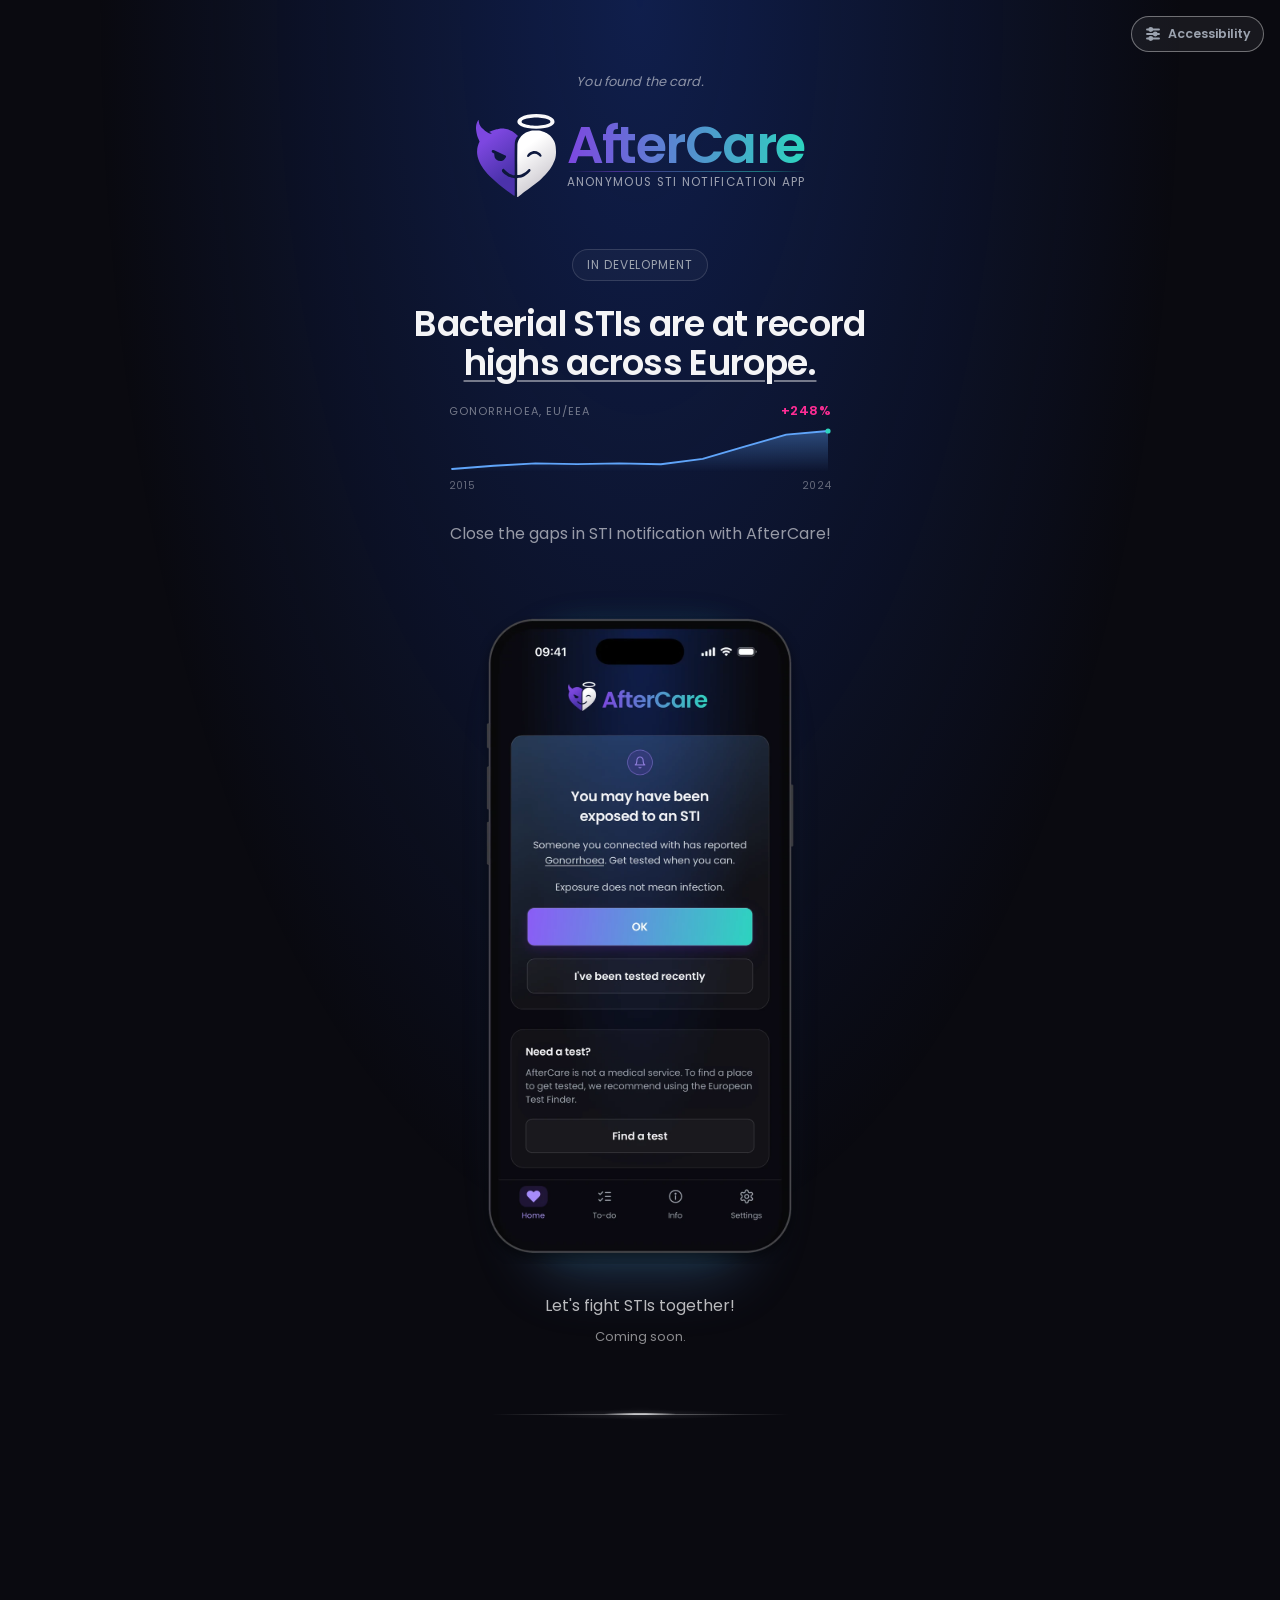
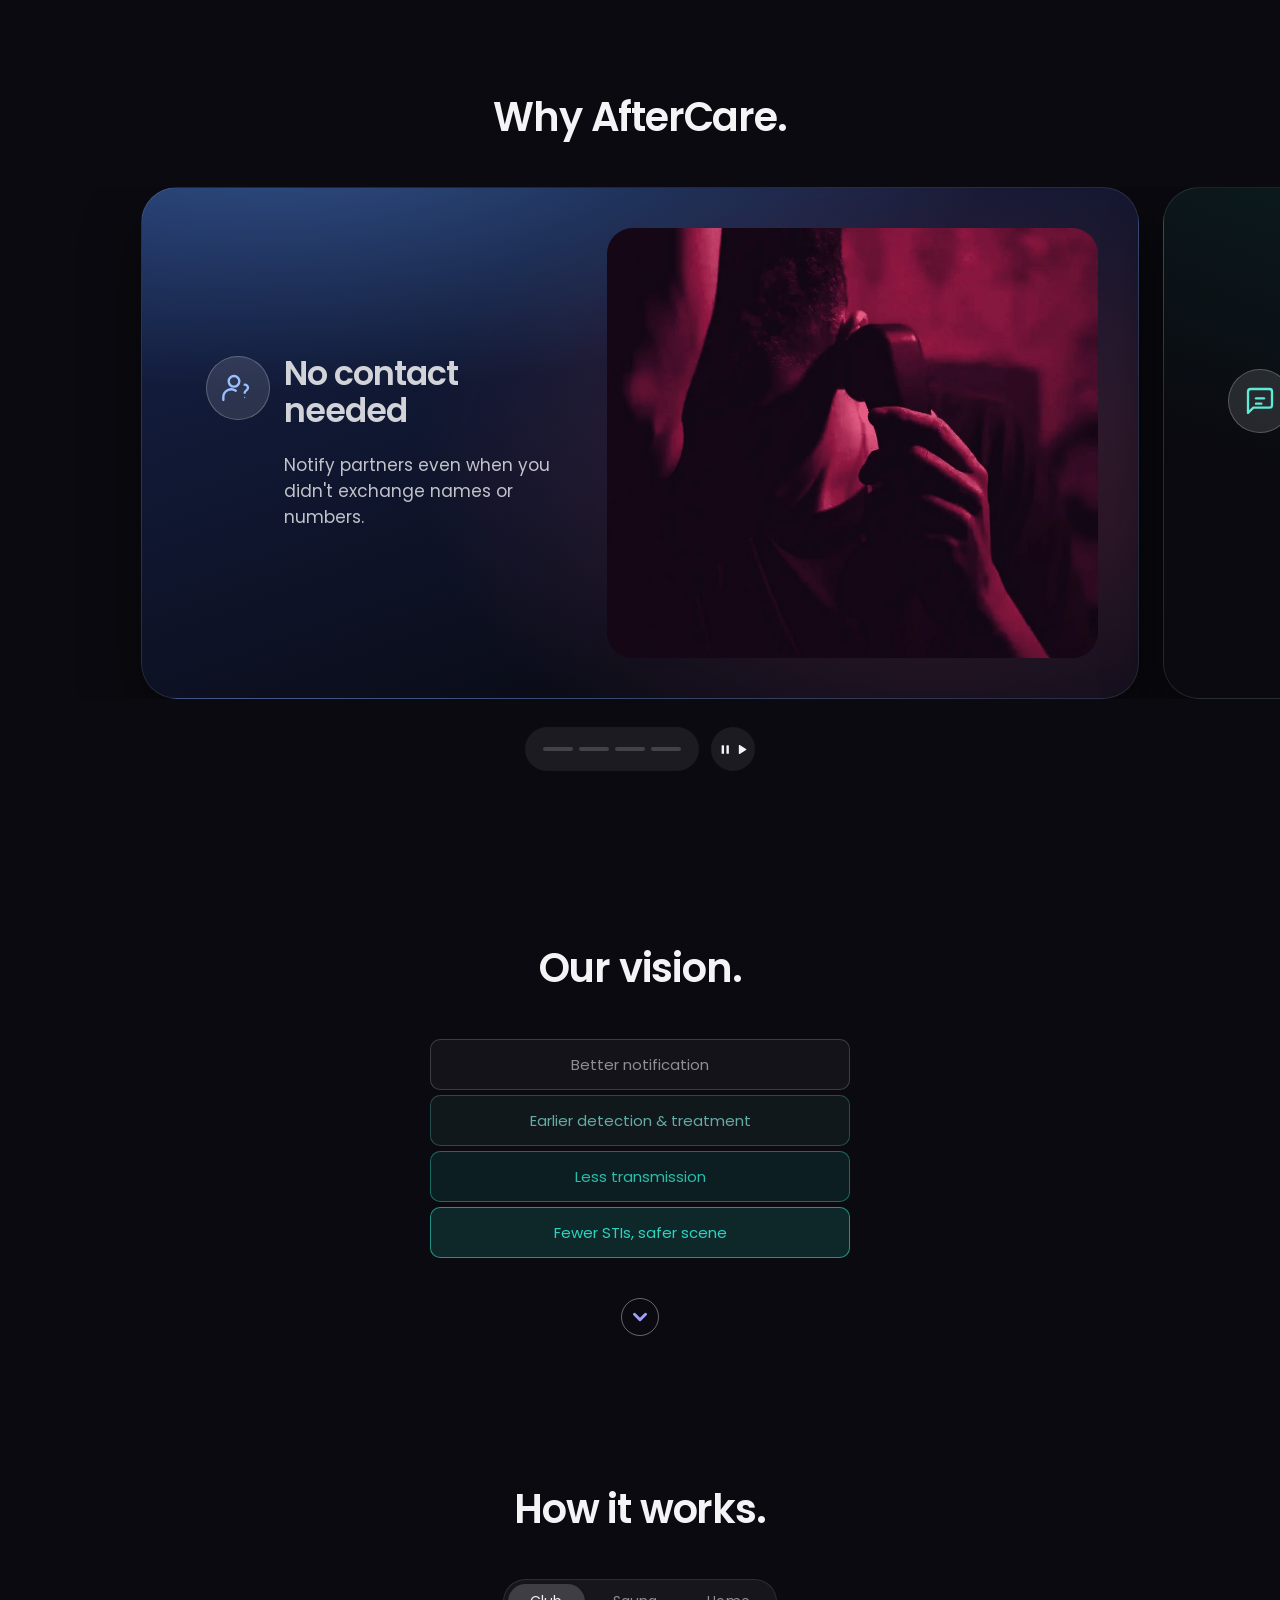
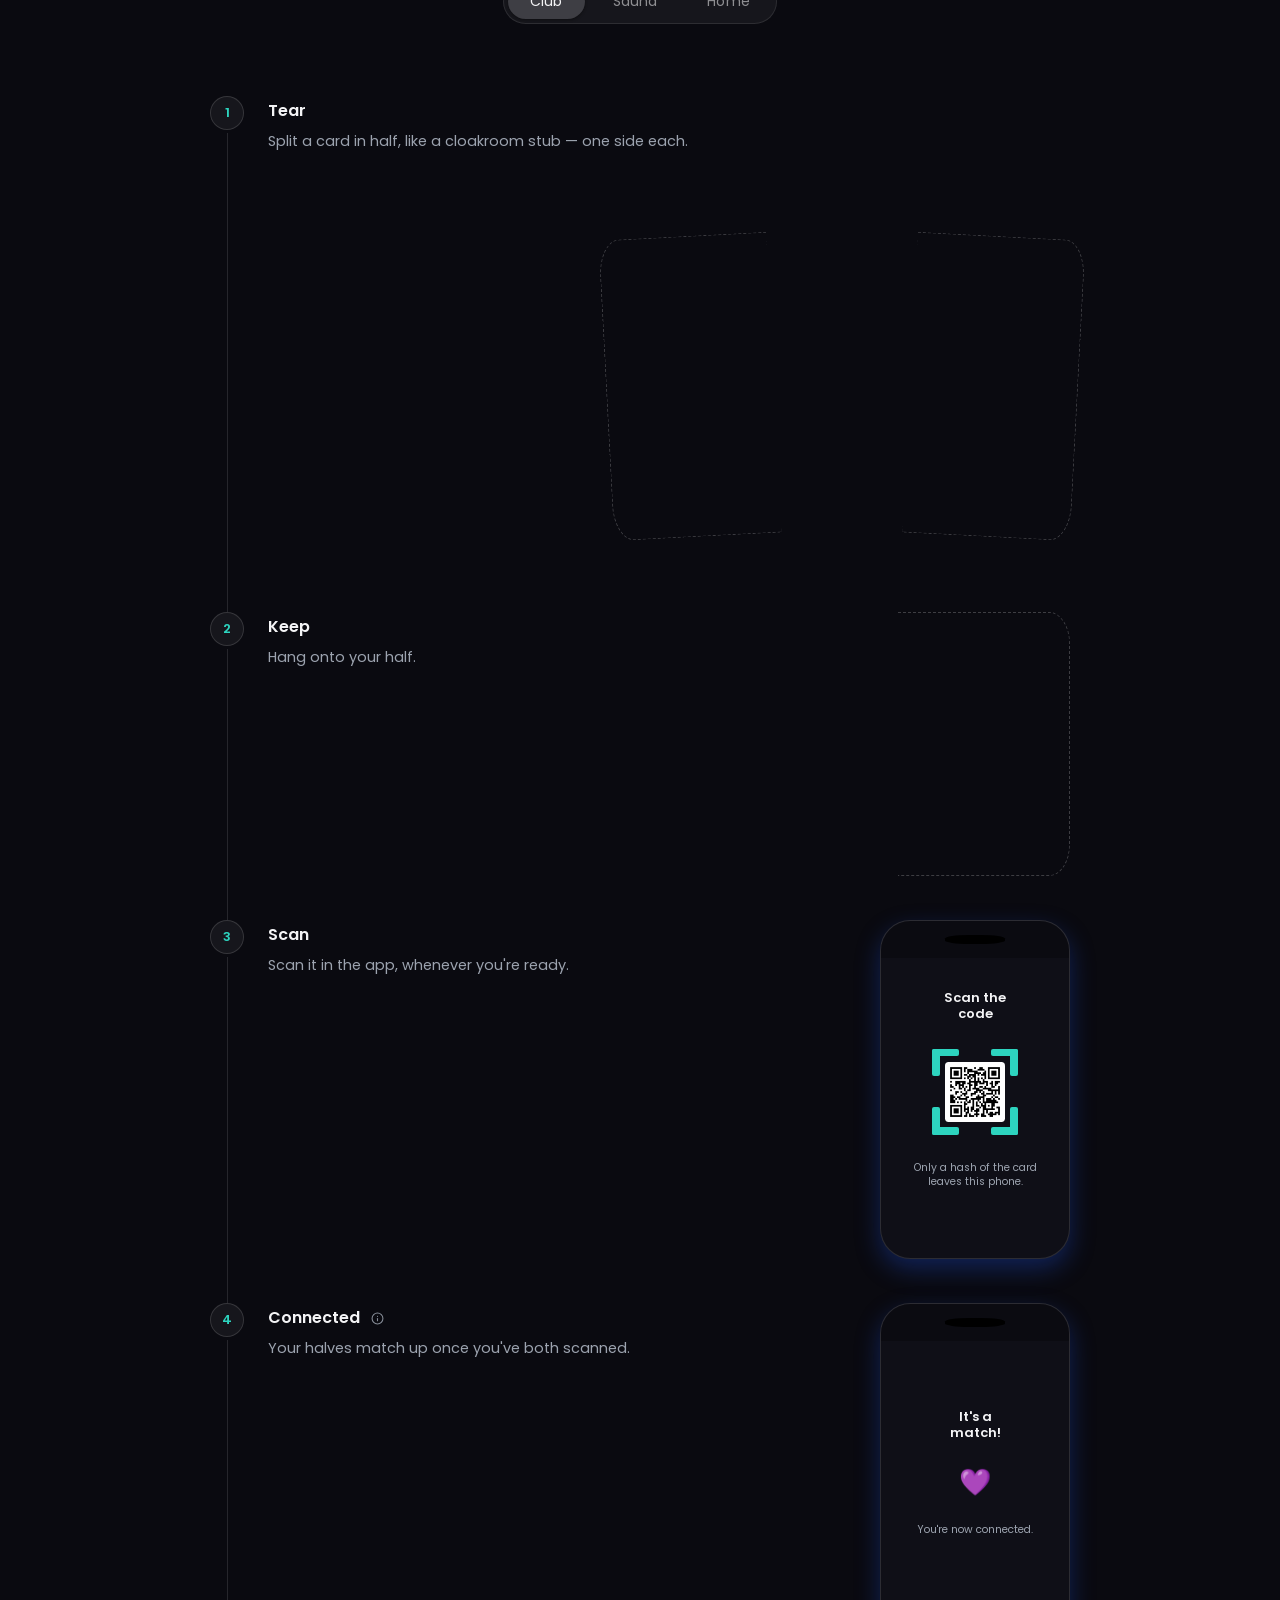
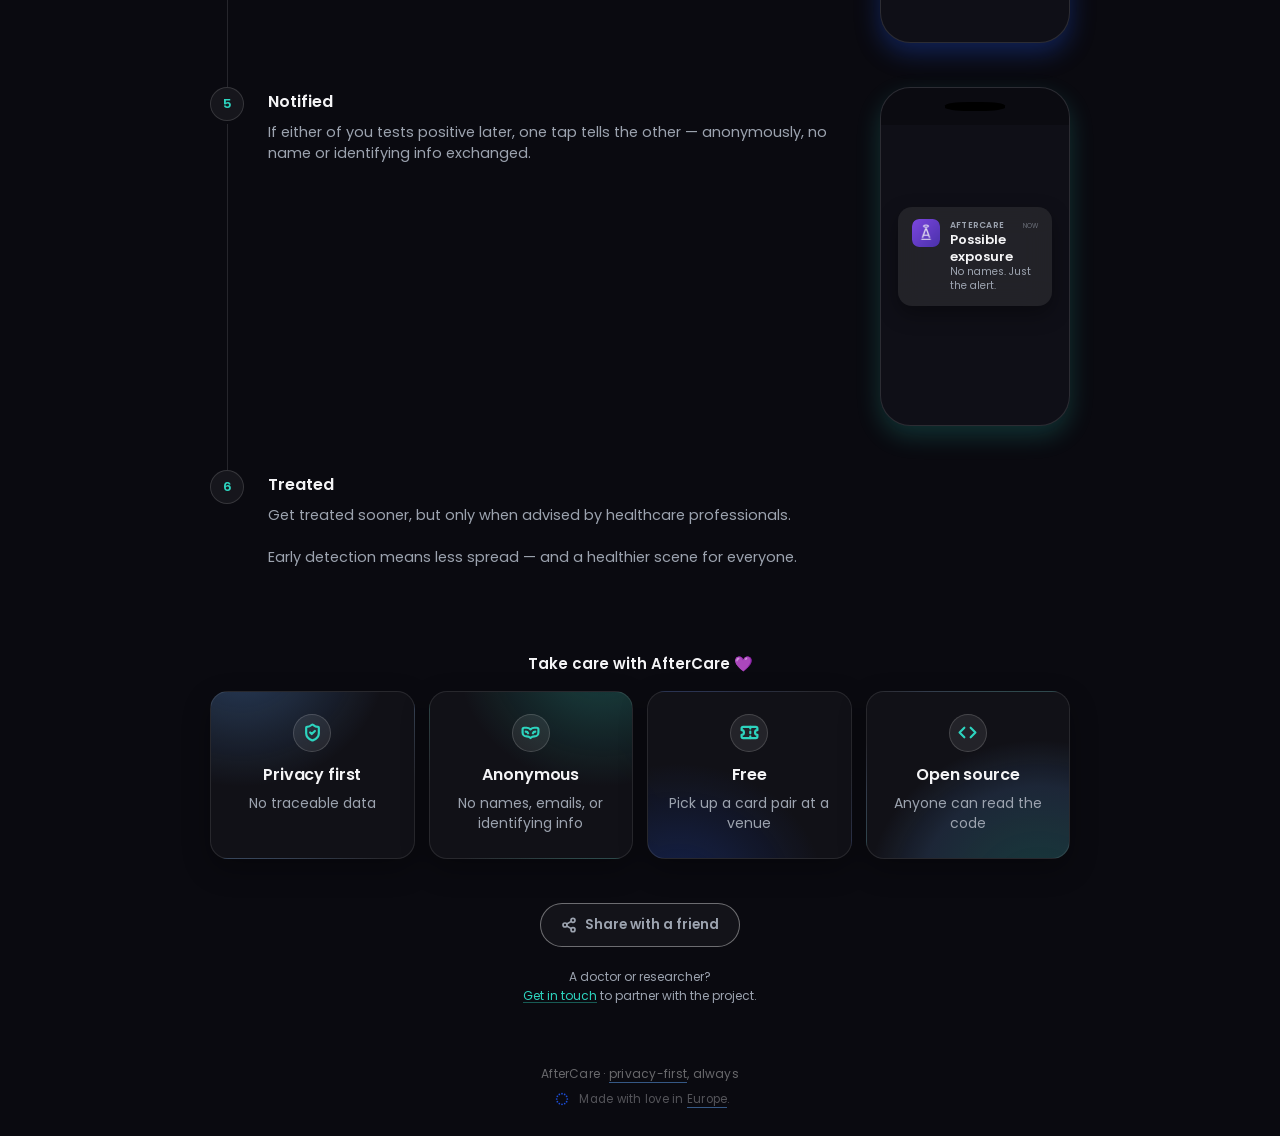
<file: index.html>
<!doctype html>
<html lang="en">
  <head>
    <meta charset="UTF-8" />
    <!-- No viewport-fit=cover: it lets the layout viewport extend under the
         browser's own chrome, and Chrome on iOS stacks a "back to <app>"
         banner above its URL bar when a link is opened from another app —
         which hid the top ~120px of the hero, logo and all, plus the
         position:fixed a11y toggle. Nothing here paints into the notch, so
         the edge-to-edge opt-in bought us nothing. -->
    <meta name="viewport" content="width=device-width, initial-scale=1.0" />
    <meta name="theme-color" content="#0a0a10" />
    <meta name="color-scheme" content="dark" />
    <meta
      name="description"
      content="Tear a card, keep one half, give the other. If either of you tests positive later, one tap sends an anonymous notification — no contact info required."
    />
    <meta name="apple-mobile-web-app-capable" content="yes" />
    <meta
      name="apple-mobile-web-app-status-bar-style"
      content="black-translucent"
    />
    <meta name="apple-mobile-web-app-title" content="AfterCare" />
    <meta name="format-detection" content="telephone=no" />
    <meta property="og:type" content="website" />
    <meta property="og:site_name" content="AfterCare" />
    <meta
      property="og:title"
      content="AfterCare — anonymous STI notifications, no contact info needed"
    />
    <meta
      property="og:description"
      content="Tear a card, keep one half, give the other. If either of you tests positive later, one tap sends an anonymous notification — no contact info required."
    />
    <meta property="og:url" content="https://www.after-care.eu/" />
    <meta
      property="og:image"
      content="https://www.after-care.eu/visual-assets/aftercare-logo-black-bg.png"
    />
    <meta name="twitter:card" content="summary" />
    <meta
      name="twitter:title"
      content="AfterCare — anonymous STI notifications, no contact info needed"
    />
    <meta
      name="twitter:description"
      content="Tear a card, keep one half, give the other. If either of you tests positive later, one tap sends an anonymous notification — no contact info required."
    />
    <meta
      name="twitter:image"
      content="https://www.after-care.eu/visual-assets/aftercare-logo-black-bg.png"
    />
    <title>
      AfterCare — anonymous STI notifications, no contact info needed
    </title>
    <link rel="canonical" href="https://www.after-care.eu/" />
    <link
      rel="icon"
      href="visual-assets/aftercare-logo.svg"
      type="image/svg+xml"
    />
    <link
      rel="alternate icon"
      href="visual-assets/favicon-32.png"
      type="image/png"
    />
    <link rel="apple-touch-icon" href="visual-assets/apple-touch-icon.png" />
    <link rel="stylesheet" href="assets/a11y-panel.css" />
    <script src="assets/viewport-inset.js" defer></script>
    <link
      rel="preload"
      href="visual-assets/aftercare-logo.svg"
      as="image"
      type="image/svg+xml"
      fetchpriority="high"
    />
    <link
      rel="preload"
      href="assets/fonts/poppins-regular.woff2"
      as="font"
      type="font/woff2"
      crossorigin
    />
    <link
      rel="preload"
      href="assets/fonts/poppins-semibold.woff2"
      as="font"
      type="font/woff2"
      crossorigin
    />
    <style>
      /* Self-hosted Poppins — never a font CDN, so no visitor IP reaches a
         third party before they've consented to anything. Subset to Latin
         plus punctuation from the OFL TTFs in data/fonts/, the same files
         data/generate-charts.py labels the charts with, so page and charts
         share one typeface. Only 400 and 600 ship: 500 and 700 appear in a
         handful of small labels and map onto these cleanly. Arrows and ✕
         aren't in Poppins at all, so they keep rendering from the system
         stack below. */
      @font-face {
        font-family: "Poppins";
        src: url("assets/fonts/poppins-regular.woff2") format("woff2");
        font-weight: 400;
        font-style: normal;
        font-display: swap;
      }
      @font-face {
        font-family: "Poppins";
        src: url("assets/fonts/poppins-semibold.woff2") format("woff2");
        font-weight: 600;
        font-style: normal;
        font-display: swap;
      }
      :root {
        --bg: #0a0a10;
        --bg2: #0f0f17;
        --purple: #1d4ed8;
        --purple-light: #60a5fa;
        --teal: #2dd4bf;
        --white: #f4f4f6;
        --gray: #9ca3af;
        --fg-rgb: 244, 244, 246;
        /* Hover motion: --ease-calm decelerates with no overshoot (for
           colour and fades); --ease-soft is the same with a slight settle
           (for anything that scales, lifts or tilts). */
        --ease-calm: cubic-bezier(0.22, 1, 0.36, 1);
        /* Same family with a slight settle: peaks 5.3% past target and
           returns, against 9.8% for the old cubic-bezier(0.34, 1.56, 0.64,
           1) (measured, not estimated). Things settle into place instead
           of stopping dead, which is what reads as fluid. */
        --ease-soft: cubic-bezier(0.34, 1.4, 0.64, 1);
        --eu-gold: #ffcc00;
        /* Hazard colours for epidemic data only - never for UI or brand
           surfaces. Neon on near-black, kept well clear of the purple/teal
           gradient so the epidemic can never be mistaken for the brand. */
        --alarm: #ff2d95;
        --alarm-bright: #ff6fb5;
        --caution: #ccff00;
        --control-border-alpha: 0.4;
        --mesh-blend: screen;
      }
      :root[data-theme="light"] {
        --bg: #f5f6fa;
        --bg2: #ffffff;
        --purple-light: #2563eb;
        --teal: #0f766e;
        --white: #14141c;
        --gray: #4b5563;
        --fg-rgb: 20, 20, 28;
        --control-border-alpha: 0.5;
        --mesh-blend: multiply;
      }
      :root[data-text-size="lg"] {
        font-size: 112.5%;
      }
      :root[data-text-size="xl"] {
        font-size: 125%;
      }
      /* Targeted, not a redesign: --gray drives nearly every muted/secondary
         text color sitewide, so raising it to full ink strength in one place
         covers most of the page; the rest is a stronger focus ring and a
         stronger border alpha for the few things that already use the
         --control-border-alpha token. */
      :root[data-contrast="high"] {
        --gray: var(--white);
        --control-border-alpha: 0.7;
        /* Added to the alpha of every dimmed text colour, so they all reach
           full ink strength; 0 (the default) leaves normal mode untouched. */
        --text-boost: 1;
      }
      /* --teal is also used as text; the light-theme value is only 5.1:1. */
      :root[data-contrast="high"][data-theme="light"] {
        --teal: #0a5750;
      }
      :root[data-contrast="high"] :focus-visible {
        outline-width: 3px;
        outline-offset: 4px;
      }
      * {
        box-sizing: border-box;
      }
      html,
      body {
        margin: 0;
        min-height: 100%;
      }
      @media (prefers-reduced-motion: no-preference) {
        html {
          scroll-behavior: smooth;
        }
      }
      :root[data-motion="reduced"] {
        scroll-behavior: auto;
      }
      body {
        background: var(--bg);
        color: var(--white);
        font-family: "Poppins", -apple-system, "Segoe UI", Helvetica, Arial,
          sans-serif;
        -webkit-font-smoothing: antialiased;
        text-rendering: optimizeLegibility;
        -webkit-tap-highlight-color: transparent;
        position: relative;
        display: flex;
        flex-direction: column;
        min-height: 100vh;
        min-height: 100svh;
        /* clip, not hidden: overflow-x: hidden forces overflow-y to compute
           to auto, making body its own scroll container — which is what let
           the centred hero clip its top row off-screen. clip has the same
           visual effect without establishing one. */
        overflow-x: hidden;
        overflow-x: clip;
        /* Set by assets/viewport-inset.js, and 0 everywhere except the Chrome
           on iOS state where the page renders behind the browser's own
           toolbars. See that file for the full description. */
        padding-top: var(--chrome-top-inset, 0px);
      }
      a {
        -webkit-tap-highlight-color: transparent;
      }
      :focus-visible {
        outline: 2px solid var(--purple-light);
        outline-offset: 3px;
        border-radius: 4px;
      }
      /* ---- scroll progress bar ---- */
      #progress {
        position: fixed;
        top: 0;
        left: 0;
        height: 3px;
        width: 0%;
        background: linear-gradient(90deg, var(--purple-light), var(--teal));
        z-index: 100;
        transition: width 0.1s linear;
      }
      /* ---- ambient mesh background ---- */
      .mesh {
        position: fixed;
        inset: 0;
        overflow: hidden;
        z-index: 0;
        pointer-events: none;
        /* Dark mode (default) uses the flatter, calmer look — a radial
           glow behind the hero only, no drifting blobs — so this whole
           ambient layer is off by default and switched on for light mode
           below, where it's recolored/re-blended instead of screen-glowing
           onto near-black. */
        display: none;
      }
      :root[data-theme="light"] .mesh {
        display: block;
      }
      .blob {
        position: absolute;
        border-radius: 50%;
        filter: blur(90px);
        opacity: 0.55;
        mix-blend-mode: var(--mesh-blend);
        will-change: transform;
      }
      .blob-a {
        width: 60vmax;
        height: 60vmax;
        left: -15vmax;
        top: -20vmax;
        background: radial-gradient(
          circle at 30% 30%,
          var(--purple-light),
          var(--purple) 60%,
          transparent 72%
        );
        animation: drift-a 34s ease-in-out infinite alternate;
      }
      .blob-b {
        width: 50vmax;
        height: 50vmax;
        right: -15vmax;
        bottom: -15vmax;
        background: radial-gradient(
          circle at 60% 40%,
          var(--teal),
          transparent 72%
        );
        animation: drift-b 40s ease-in-out infinite alternate;
      }
      .blob-c {
        width: 40vmax;
        height: 40vmax;
        left: 30vw;
        top: 38vh;
        opacity: 0.25;
        background: radial-gradient(
          circle,
          var(--purple-light),
          transparent 70%
        );
        animation: drift-c 26s ease-in-out infinite alternate;
      }
      @keyframes drift-a {
        from {
          transform: translate(0, 0) scale(1);
        }
        to {
          transform: translate(8vmax, 6vmax) scale(1.08);
        }
      }
      @keyframes drift-b {
        from {
          transform: translate(0, 0) scale(1);
        }
        to {
          transform: translate(-6vmax, -8vmax) scale(1.05);
        }
      }
      @keyframes drift-c {
        from {
          transform: translate(-4vmax, -2vmax) scale(0.9);
        }
        to {
          transform: translate(4vmax, 3vmax) scale(1.1);
        }
      }

      /* ---- cursor-reactive glow ---- */
      .cursor-glow {
        position: fixed;
        top: 0;
        left: 0;
        width: 480px;
        height: 480px;
        margin-left: -240px;
        margin-top: -240px;
        border-radius: 50%;
        background: radial-gradient(
          circle,
          rgba(96, 165, 250, 0.18),
          rgba(45, 212, 191, 0.08) 45%,
          transparent 70%
        );
        transform: translate3d(var(--mx, 50vw), var(--my, 50vh), 0);
        pointer-events: none;
        z-index: 1;
        mix-blend-mode: var(--mesh-blend);
        will-change: transform;
        display: none;
      }
      :root[data-theme="light"] .cursor-glow {
        display: block;
      }

      /* ---- hero content ---- */
      .hero {
        position: relative;
        z-index: 2;
        width: 100%;
        flex: 1 0 auto;
        display: flex;
        flex-direction: column;
        align-items: center;
        justify-content: center;
        /* Falls back to start alignment instead of overflowing off the top
           edge when the content is taller than the box — centred flex
           overflow is otherwise unreachable in both directions. */
        justify-content: safe center;
        text-align: center;
        padding: clamp(32px, 8vh, 80px) max(20px, env(safe-area-inset-right))
          clamp(24px, 6vh, 56px) max(20px, env(safe-area-inset-left));
        /* Dark mode's own flat glow, standing in for the animated mesh
           this theme deliberately leaves off (see .mesh above). Light mode
           clears it since the mesh/cursor-glow do that job there instead. */
        background: radial-gradient(
          ellipse at 50% 0%,
          rgba(29, 78, 216, 0.3),
          transparent 60%
        );
      }
      :root[data-theme="light"] .hero {
        background: none;
      }
      /* Opening a link from another app gives Chrome its shortest viewport —
         both toolbars expanded — and the hero content is taller than that,
         so centring put the logo above the top edge. Phones scroll anyway. */
      @media (max-width: 680px) {
        .hero {
          justify-content: flex-start;
        }
      }
      .kicker {
        font-size: 0.8125rem;
        font-style: italic;
        letter-spacing: 0.01em;
        color: rgba(var(--fg-rgb), calc(0.55 + var(--text-boost, 0)));
        margin: 0 0 22px;
      }
      /* Logo lockup: the devil icon on the left, wordmark and subtitle as
         two rows on the right, together exactly as tall as the icon
         (1.3em). Everything is sized in em off --logo, so the lockup
         scales as one piece; the subtitle font is tuned so it spans the
         wordmark's width. A hairline separates the two rows. */
      .logo-badge {
        --logo: clamp(3.2rem, 2.2rem + 3vw, 4rem);
        position: relative;
        display: flex;
        flex-direction: row;
        align-items: center;
        justify-content: center;
        gap: 0.14em;
        margin-bottom: 32px;
        flex-shrink: 0;
        font-size: var(--logo);
        line-height: 1;
        user-select: none;
      }
      .logo-badge-icon {
        position: relative;
        width: 1.3em;
        height: 1.3em;
        flex-shrink: 0;
      }
      /* Template shape in the icon's slot while the SVG is still loading, so
         the lockup reads as a lockup instead of a wordmark with a hole. Only
         while .logo-wait is set: the SVG has transparent gaps (between the
         halves, the eye and smile cut-outs), and a permanent fill here shows
         through them as a ghost behind the heart. */
      .logo-badge:not(.logo-wait) .logo-badge-icon::before {
        display: none;
      }
      .logo-badge-icon::before {
        content: "";
        position: absolute;
        inset: 8%;
        border-radius: 38%;
        background: linear-gradient(
          135deg,
          rgba(125, 71, 224, 0.28),
          rgba(45, 212, 191, 0.22)
        );
      }
      .logo-badge-icon img {
        position: absolute;
        inset: 0;
        width: 100%;
        height: 100%;
        object-fit: contain;
        pointer-events: none;
      }
      /* The lockup holds its entrance until the icon is decoded (script
         below, with a timeout fallback), so icon and text arrive together. */
      .logo-badge.logo-wait {
        animation-play-state: paused;
      }
      .logo-badge-text {
        display: flex;
        flex-direction: column;
        justify-content: center;
        height: 1.3em;
      }
      .logo-badge-name {
        display: block;
        width: fit-content;
        font-size: 0.8em;
        font-weight: 600;
        letter-spacing: -0.03em;
        background: linear-gradient(90deg, #7d47e0 0%, #2dd4bf 100%);
        -webkit-background-clip: text;
        -webkit-text-fill-color: transparent;
        background-clip: text;
        line-height: 0.92;
      }
      .app-subtitle {
        font-size: 0.185em;
        line-height: 1.2;
        color: rgba(var(--fg-rgb), calc(0.62 + var(--text-boost, 0)));
        letter-spacing: 0.11em;
        text-transform: uppercase;
        white-space: nowrap;
        position: relative;
        margin-top: 0.5em;
      }
      /* Hairline between wordmark and subtitle: one straight brand-gradient
         line that fades out at both ends, no bright core or bloom. */
      .app-subtitle::before {
        content: "";
        position: absolute;
        left: 0;
        right: 0;
        top: -0.32em;
        height: 1px;
        background: linear-gradient(
          90deg,
          rgba(125, 71, 224, 0),
          rgba(125, 71, 224, 0.5) 20%,
          rgba(45, 212, 191, 0.5) 80%,
          rgba(45, 212, 191, 0)
        );
      }
      .eyebrow {
        display: inline-block;
        font-size: 0.75rem;
        letter-spacing: 0.08em;
        text-transform: uppercase;
        color: var(--gray);
        background: rgba(var(--fg-rgb), 0.03);
        border: 1px solid rgba(var(--fg-rgb), 0.14);
        border-radius: 999px;
        padding: 6px 14px;
        margin-bottom: 24px;
        margin-top: 20px;

      }
      h1 {
        /* The headline is the 49-character ECDC claim, so it wraps: two
           balanced lines on desktop, three on the narrowest phones. The 1.2rem
           floor keeps it from shrinking past readable on those. */
        font-size: clamp(1.2rem, 0.65rem + 2.5vw, 2.2rem);
        text-wrap: balance;
        line-height: 1.1;
        font-weight: 600;
        letter-spacing: -0.02em;
        max-width: 720px;
        margin: 0 0 18px;
      }
      /* The h1 carries the claim on its own, in plain --white: the logo
         lockup directly above it is already a gradient, and a second
         gradient 40px below it turns two accents into noise. */
      .sub {
        color: rgba(var(--fg-rgb), calc(0.6 + var(--text-boost, 0)));
        font-size: clamp(0.875rem, 0.75rem + 0.5vw, 1rem);
        line-height: 1.55;
        max-width: 520px;
        margin: 0;
        text-wrap: balance;
      }
      /* Second line of the headline: the same way into the chart overlay as
         the strip below. The rule sits on the inner phrase (text-decoration,
         not a border) so it follows the text if the line wraps on a phone. */
      .stats-chart-btn.headline-link {
        display: block;
        width: fit-content;
        margin: 0 auto;
        color: inherit;
        text-align: inherit;
        line-height: inherit;
        letter-spacing: inherit;
        border-bottom: 0;
      }
      .headline-link .stat-phrase {
        text-decoration: underline;
        text-decoration-color: rgba(var(--fg-rgb), 0.45);
        text-decoration-thickness: 2px;
        text-underline-offset: 0.14em;
        transition: text-decoration-color 0.3s var(--ease-calm);
      }
      .headline-link:hover .stat-phrase,
      .headline-link:focus-visible .stat-phrase {
        text-decoration-color: var(--teal);
      }
      /* ---- the rise, as a strip under the headline ----
         Gonorrhoea alone: the steepest series, and the one whose shape and
         size of rise read at a glance. It is the headline's evidence and the
         way into the full chart overlay. Its plot is drawn by JS at
         the button's real pixel width, so the line and end dot are never
         stretched. */
      .stats-chart-btn.stat-strip {
        display: block;
        width: 100%;
        /* Exactly the logo lockup's width (5.22em of its font size, same
           clamp as .logo-badge --logo) so the two share left and right edges. */
        max-width: calc(clamp(3.2rem, 2.2rem + 3vw, 4rem) * 5.22);
        margin: 0 auto 28px;
        border-bottom: 0;
        color: inherit;
        text-align: left;
      }
      .stat-strip-top,
      .stat-strip-foot {
        display: flex;
        justify-content: space-between;
        align-items: baseline;
      }
      .stat-strip-top {
        font-size: 0.6875rem;
        letter-spacing: 0.1em;
        text-transform: uppercase;
        color: rgba(var(--fg-rgb), calc(0.45 + var(--text-boost, 0)));
        margin-bottom: 7px;
      }
      .stat-strip-top b {
        color: var(--alarm);
        font-weight: 600;
        letter-spacing: 0.04em;
        text-transform: none;
        font-size: 0.8125rem;
      }
      .stat-strip-plot {
        display: block;
        height: 44px;
      }
      .stat-strip-plot svg {
        display: block;
        overflow: visible;
      }
      .stat-strip-plot .area {
        fill: url(#statStripGrad);
        stroke: none;
      }
      .stat-strip-plot .line {
        fill: none;
        stroke: var(--purple-light);
        stroke-width: 1.8;
        stroke-linecap: round;
        stroke-linejoin: round;
        transition: stroke 0.3s var(--ease-calm);
      }
      .stat-strip-plot .cap {
        fill: var(--teal);
        stroke: none;
      }
      .stat-strip:hover .line,
      .stat-strip:focus-visible .line {
        stroke: var(--teal);
      }
      .stat-strip-foot {
        font-size: 0.65625rem;
        letter-spacing: 0.06em;
        color: rgba(var(--fg-rgb), calc(0.38 + var(--text-boost, 0)));
        margin-top: 6px;
      }
      /* Draw-on: the dash length is measured in JS and set as --len. */
      .stat-strip.is-drawing .line {
        stroke-dasharray: var(--len);
        stroke-dashoffset: var(--len);
        animation: stripDraw 1.5s cubic-bezier(0.22, 1, 0.36, 1) 0.6s forwards;
      }
      .stat-strip.is-drawing .cap {
        opacity: 0;
        animation: stripPop 0.35s ease 1.85s forwards;
      }
      @keyframes stripDraw {
        to {
          stroke-dashoffset: 0;
        }
      }
      @keyframes stripPop {
        from {
          opacity: 0;
        }
        to {
          opacity: 1;
        }
      }
      @media (prefers-reduced-motion: reduce) {
        .stat-strip.is-drawing .line,
        .stat-strip.is-drawing .cap {
          animation: none;
          stroke-dasharray: none;
          stroke-dashoffset: 0;
          opacity: 1;
        }
      }
      :root[data-motion="reduced"] .stat-strip.is-drawing .line,
      :root[data-motion="reduced"] .stat-strip.is-drawing .cap {
        animation: none;
        stroke-dasharray: none;
        stroke-dashoffset: 0;
        opacity: 1;
      }

      /* On narrow screens the logotype is ~270px wide; keep the body copy
         close to that measure so the column reads as one shape. */
      /* From tablet up the strip is as wide as the "Close the gaps" sentence
         under it (23.9em of that sentence's font size, same clamp as .sub),
         so chart and sentence share left and right edges. On phones it stays
         the logo's width and the sentence wraps to fit it instead. */
      @media (min-width: 601px) {
        .stats-chart-btn.stat-strip {
          max-width: calc(clamp(0.875rem, 0.75rem + 0.5vw, 1rem) * 23.9);
        }
      }
      @media (max-width: 600px) {
        /* Never wider than the chart strip above it (= the logo lockup):
           the sentence wraps to two balanced lines instead. */
        .sub {
          max-width: calc(clamp(3.2rem, 2.2rem + 3vw, 4rem) * 5.22);
        }
      }
      :root[data-contrast="high"] .kicker,
      :root[data-contrast="high"] .sub {
        color: var(--white);
      }

      /* ---- building-blocks diagram ---- */
      .chain {
        display: flex;
        flex-direction: column;
        align-items: center;
        gap: 6px;
        max-width: 420px;
        margin: 0 auto 56px;
        padding: 0 24px;
      }
      .chain-row {
        display: flex;
        gap: 6px;
        width: 100%;
      }
      .chain-node {
        border-radius: 10px;
        padding: 9px 18px;
        font-size: 0.875rem;
        letter-spacing: 0.01em;
        text-align: center;
        flex: 1;
        color: rgba(244, 244, 246, 0.88);
      }
      /* 6 steps reading left→right, top→bottom.
         Text stays uniformly white; only background + border progress. */
      .chain-node.step-1 {
        background: rgba(244, 244, 246, 0.03);
        border: 1px solid rgba(244, 244, 246, 0.10);
      }
      .chain-node.step-2 {
        background: rgba(244, 244, 246, 0.06);
        border: 1px solid rgba(244, 244, 246, 0.15);
      }
      .chain-node.step-3 {
        background: rgba(244, 244, 246, 0.09);
        border: 1px solid rgba(244, 244, 246, 0.20);
      }
      .chain-node.step-4 {
        background: rgba(45, 212, 191, 0.07);
        border: 1px solid rgba(45, 212, 191, 0.18);
      }
      .chain-node.step-5 {
        background: rgba(45, 212, 191, 0.12);
        border: 1px solid rgba(45, 212, 191, 0.28);
      }
      .chain-node.step-6 {
        background: rgba(45, 212, 191, 0.18);
        border: 1px solid rgba(45, 212, 191, 0.50);
        color: var(--teal);
      }

      .mockup {
        position: relative;
        display: inline-block;
        margin-top:   70px;
      }

      .mockup::before {
        content: "";
        position: absolute;
        z-index: 0;
        left: 14%;
        right: 14%;
        top: 2%;
        bottom: 2%;
        border-radius: 18%;
        box-shadow:
          0 24px 60px rgba(96, 165, 250, 0.25),
          0 0 40px rgba(45, 212, 191, 0.15);
        pointer-events: none;
        animation: float 7s ease-in-out infinite;
      }
      .mockup img {
        position: relative;
        z-index: 1;
        display: block;
        width: auto;
        height: auto;
        max-width: min(330px, 78vw);
        max-height: 58vh;
        animation: float 7s ease-in-out infinite;
      }
      @media (min-width: 1024px) {
        .mockup img {
          max-width: 380px;
          max-height: 72vh;
        }
      }
      @keyframes float {
        0%,
        100% {
          transform: translateY(0);
        }
        50% {
          transform: translateY(-14px);
        }
      }

      /* Closing beat under the mockup: the rally line and the status read as
         one group, so the gap between them is tighter than the gap above. */
      .hero-rally {
        font-size: clamp(0.875rem, 0.75rem + 0.5vw, 1rem);
        line-height: 1.55;
        color: rgba(var(--fg-rgb), calc(0.75 + var(--text-boost, 0)));
        margin: 30px 0 0;
      }
      .microcopy {
        font-size: 0.8125rem;
        color: rgba(var(--fg-rgb), calc(0.55 + var(--text-boost, 0)));
        margin: 28px 0 0;
      }
      .hero-rally + .microcopy {
        margin-top: 8px;
      }

      /* Same divider idiom as the logo lockup: a 1px line fading out at both
         ends, a faint bloom lifting its centre, and a short soft core on top.
         Closes the hero before the next section opens. */
      .hero-divider {
        position: relative;
        width: min(300px, 86%);
        height: 15px;
        margin: clamp(40px, 6vw, 60px) auto 0;
        pointer-events: none;
      }
      .hero-divider::before,
      .hero-divider::after {
        content: "";
        position: absolute;
        left: 50%;
        transform: translateX(-50%);
      }
      .hero-divider::before {
        top: 0;
        width: 100%;
        height: 15px;
        background:
          linear-gradient(
              90deg,
              rgba(var(--fg-rgb), 0),
              rgba(var(--fg-rgb), 0.4) 50%,
              rgba(var(--fg-rgb), 0)
            )
            center / 100% 1px no-repeat,
          radial-gradient(
              ellipse 50% 50% at center,
              rgba(var(--fg-rgb), 0.09),
              rgba(var(--fg-rgb), 0) 70%
            )
            center / 100% 100% no-repeat;
      }
      .hero-divider::after {
        top: 6px;
        width: 72px;
        height: 2px;
        background: linear-gradient(
          90deg,
          rgba(var(--fg-rgb), 0),
          rgba(var(--fg-rgb), 0.66) 42%,
          rgba(var(--fg-rgb), 0.66) 58%,
          rgba(var(--fg-rgb), 0)
        );
        filter: drop-shadow(0 0 3px rgba(var(--fg-rgb), 0.28));
      }

      .scrollcue-wrap {
        display: block;
        width: fit-content;
        margin: 24px auto 0;
        padding: 8px;
        transition: transform 0.15s ease;
      }
      .scrollcue-wrap:active {
        transform: scale(0.88);
      }
      .scrollcue {
        width: 38px;
        height: 38px;
        border-radius: 50%;
        border: 1px solid rgba(var(--fg-rgb), var(--control-border-alpha));
        display: flex;
        align-items: center;
        justify-content: center;
        animation: bob 2.4s ease-in-out 4;
      }
      @keyframes bob {
        0%,
        100% {
          transform: translateY(0);
        }
        50% {
          transform: translateY(4px);
        }
      }

      /* ---- why: highlights carousel ----
         One full card at a time (Apple "Highlights" pattern) instead of a
         2x2 grid, so nothing competes for attention at once: caption block
         pinned at the top, an inset visual panel filling the rest — the
         same anatomy Apple uses (headline over a plain/gradient card, the
         photo or device shot sitting inset below it, not full-bleed behind
         the text). Manual swipe via native scroll-snap; auto-advance is
         layered on top in JS and mirrors the segmented-progress-bar
         convention from that same reference. */
      .why {
        width: 100%;
        max-width: clamp(320px, 92vw, 640px);
        margin: 180px auto 0;
        padding: 0 20px 8px;
      }
      .why-carousel {
        position: relative;
      }
      .why-track {
        display: flex;
        gap: 14px;
        overflow-x: auto;
        /* overflow-x: auto would otherwise make the y axis scrollable too,
           so anything poking past a card's bottom edge turns a sideways
           swipe into a diagonal wobble. */
        overflow-y: hidden;
        scroll-snap-type: x mandatory;
        -webkit-overflow-scrolling: touch;
        scrollbar-width: none;
        -ms-overflow-style: none;
        padding-right: 14px;
      }
      .why-track::-webkit-scrollbar {
        display: none;
      }
      .why-track:focus-visible {
        border-radius: 28px;
      }
      .why-slide {
        position: relative;
        flex: 0 0 86%;
        scroll-snap-align: start;
        scroll-snap-stop: always;
        display: flex;
        flex-direction: column;
        min-height: 460px;
        border-radius: 28px;
        padding: 26px 24px 24px;
        border: 1px solid rgba(var(--fg-rgb), 0.1);
        box-shadow: 0 24px 60px rgba(0, 0, 0, 0.45);
      }
      @media (min-width: 560px) {
        .why-slide {
          flex-basis: 78%;
        }
      }
      /* Brand-blue card like the others; the only nod to the wine-lit photo
         is a faint rose light on its side of the card. */
      .why-slide-1 {
        background:
          radial-gradient(75% 95% at 80% 55%, rgba(224, 82, 122, 0.24), transparent 70%),
          radial-gradient(130% 90% at 15% -10%, rgba(96, 165, 250, 0.35), transparent 55%),
          linear-gradient(160deg, #16224a 0%, #0a0c18 75%);
      }
      .why-slide-2 {
        background:
          radial-gradient(130% 90% at 85% -10%, rgba(45, 212, 191, 0.28), transparent 55%),
          linear-gradient(200deg, #0d2a2a 0%, #0a0a10 70%);
      }
      /* Room for the absolutely-positioned phone (see .why-phone): 300px
         tall, 14px of it hanging below, 16px clear above. Without this
         floor a wrapping caption would squeeze the panel until the phone
         poked up into the text; this grows the card instead. */
      .why-slide-2 .why-slide-visual {
        min-height: 302px;
      }
      .why-slide-3 {
        background:
          radial-gradient(130% 90% at 15% 110%, rgba(118, 190, 225, 0.24), transparent 58%),
          linear-gradient(160deg, #17455f 0%, #0a111b 72%);
      }
      .why-slide-1 .why-slide-icon svg {
        color: #9cc0ff;
      }
      .why-slide-2 .why-slide-icon svg {
        color: #5eead4;
      }
      .why-slide-3 .why-slide-icon svg {
        color: #9fdcf5;
      }
      .why-slide-4 {
        background:
          radial-gradient(130% 90% at 85% -10%, rgba(59, 110, 245, 0.42), transparent 60%),
          linear-gradient(200deg, #15296b 0%, #0a0e22 75%);
      }
      .why-slide-4 .why-slide-icon svg {
        color: #8fb4ff;
      }
      .why-slide-content {
        flex: 0 0 auto;
        margin-bottom: 20px;
        display: grid;
        grid-template-columns: auto 1fr;
        column-gap: 14px;
        row-gap: 8px;
        align-items: center;
      }
      .why-slide-icon {
        display: inline-flex;
        align-items: center;
        justify-content: center;
        width: 52px;
        height: 52px;
        border-radius: 50%;
        background: rgba(var(--fg-rgb), 0.12);
        border: 1px solid rgba(var(--fg-rgb), 0.24);
        flex-shrink: 0;
        grid-row: 1 / 3;
        align-self: start;
      }
      .why-slide-icon svg {
        width: 26px;
        height: 26px;
        color: var(--teal);
      }
      .why-slide-title {
        font-size: 1.25rem;
        font-weight: 600;
        letter-spacing: -0.02em;
        color: rgba(var(--fg-rgb), calc(0.85 + var(--text-boost, 0)));
        margin: 0;
        /* grid row 1, col 2 */
      }
      .why-slide-desc {
        font-size: 0.875rem;
        line-height: 1.55;
        color: rgba(var(--fg-rgb), calc(0.78 + var(--text-boost, 0)));
        margin: 0;
        max-width: 32ch;
        grid-column: 2;
        /* stays in the text column, below the title */
      }

      /* ---- why: inset visual panel (photo, or a widget like the phone
         mockup below) — the part of the card that plays the Highlights'
         "device shot" role ---- */
      .why-slide-visual {
        position: relative;
        flex: 1 1 auto;
        min-height: 190px;
        border-radius: 20px;
        overflow: hidden;
        display: flex;
        align-items: center;
        justify-content: center;
      }
      .why-slide-1 .why-slide-visual {
        background: radial-gradient(
          120% 120% at 50% 30%,
          rgba(224, 82, 122, 0.16),
          rgba(0, 0, 0, 0.3) 70%
        );
      }
      .why-slide-2 .why-slide-visual {
        isolation: isolate;
        overflow: visible;
        align-items: flex-start;
        background:
          linear-gradient(145deg, rgba(26, 87, 86, 0.9), rgba(8, 20, 29, 0.98)),
          repeating-linear-gradient(
            135deg,
            rgba(255, 255, 255, 0.035) 0,
            rgba(255, 255, 255, 0.035) 1px,
            transparent 1px,
            transparent 12px
          );
      }
      .why-slide-2 .why-slide-visual::before {
        content: "";
        position: absolute;
        inset: 0;
        z-index: -1;
        background: radial-gradient(
          90% 75% at 50% 28%,
          rgba(45, 212, 191, 0.2),
          transparent 72%
        );
        pointer-events: none;
      }
      .why-slide-3 .why-slide-visual {
        background: radial-gradient(
          120% 120% at 50% 30%,
          rgba(118, 190, 225, 0.16),
          rgba(0, 0, 0, 0.3) 70%
        );
      }
      .why-slide-4 .why-slide-visual {
        background: radial-gradient(
          120% 120% at 50% 30%,
          rgba(59, 110, 245, 0.16),
          rgba(0, 0, 0, 0.3) 70%
        );
      }
      /* Soft vignette over the photo (under the chat bubbles, which sit at
         z-index 2) so the flat studio backdrop gets some depth. */
      .why-slide-4 .why-slide-visual::after {
        content: "";
        position: absolute;
        inset: 0;
        pointer-events: none;
        background: radial-gradient(
          90% 80% at 55% 45%,
          transparent 40%,
          rgba(4, 6, 16, 0.5) 100%
        );
      }
      .why-slide-photo {
        position: absolute;
        inset: 0;
        width: 100%;
        height: 100%;
        object-fit: cover;
      }
      /* The Stay Informed slide wraps its photo in a <picture> so desktop
         can swap in a wider crop (see the HTML comment there); the wrapper
         itself must stay transparent to layout for the absolutely-
         positioned img inside to behave exactly as a bare img would. */
      .why-slide-visual picture {
        display: contents;
      }

      /* ---- why: floating notification bubble (slide 3) ----
         Photo stays plain full-bleed cover, same as slides 1 and 4; the
         banana's own crop leans left-of-frame, so the bubble sits upright
         (no tilt) in the open sky on the right, kept narrow enough to
         leave a clear gap between it and the banana rather than crowding
         up against it. */
      .why-notif {
        position: absolute;
        top: 50%;
        right: 16px;
        transform: translateY(-50%);
        z-index: 1;
        max-width: 44%;
        display: flex;
        align-items: flex-start;
        gap: 6px;
        background: rgba(18, 18, 26, 0.85);
        border: 1px solid rgba(var(--fg-rgb), 0.14);
        border-radius: 12px;
        padding: 9px;
        backdrop-filter: blur(14px);
        -webkit-backdrop-filter: blur(14px);
        box-shadow: 0 10px 24px rgba(0, 0, 0, 0.45);
      }
      .why-notif-icon {
        width: 18px;
        height: 18px;
        border-radius: 50%;
        background: rgba(45, 212, 191, 0.18);
        display: flex;
        align-items: center;
        justify-content: center;
        flex-shrink: 0;
      }
      .why-notif-icon svg {
        width: 10px;
        height: 10px;
        color: var(--teal);
      }
      .why-notif-text {
        font-size: 9px;
        line-height: 1.4;
        color: rgba(var(--fg-rgb), calc(0.85 + var(--text-boost, 0)));
      }
      .why-notif-text b {
        display: block;
        font-size: 9.5px;
        color: var(--white);
        margin-bottom: 1px;
      }

      /* ---- why: iMessage-style chat bubbles over the fist-bump photo (slide 4) ----
         Hand-placed against why-healthier-scene.webp's specific
         composition (a vertical stack of fist bumps against a plain
         backdrop, recoloured navy) rather than derived generically, so each
         bubble sits in the open background next to the arm it "speaks"
         for instead of covering a hand. Styled after real iOS Messages
         bubbles (rounded body + a trailing two-dot tail, blue for
         iMessage / green for SMS) instead of the old flat-white cartoon
         speech bubble, so it reads as an authentic screenshot rather
         than a comic-strip caption. Bubbles start hidden (blurred,
         slightly sunk and scaled down) and each settles into place on
         its own long delay (see .speech-in, toggled by the
         IntersectionObserver below) with real pauses between them —
         0.4s / 1.05s / 1.6s — like three separate replies landing one
         at a time, rather than a quick cascade. */
      .why-speech {
        position: absolute;
        z-index: 2;
        max-width: 44%;
        color: var(--white);
        font-size: 11.5px;
        font-weight: 600;
        line-height: 1.35;
        padding: 0.696em 1.043em;
        border-radius: 1.565em;
        opacity: 0;
        transform: translateY(10px) scale(0.97);
        filter: blur(4px);
        transition:
          opacity 1.1s cubic-bezier(0.19, 1, 0.22, 1),
          transform 1.1s cubic-bezier(0.19, 1, 0.22, 1),
          filter 1.1s cubic-bezier(0.19, 1, 0.22, 1);
      }
      #why-slide-3.speech-in .why-speech {
        opacity: 1;
        transform: none;
        filter: blur(0);
      }
      #why-slide-3.speech-in .why-speech.is-faded {
        opacity: 0;
        transition-delay: 0s;
      }
      .why-speech-blue {
        background: #0a84ff;
        box-shadow:
          0 8px 20px rgba(10, 132, 255, 0.35),
          0 2px 6px rgba(0, 0, 0, 0.3);
      }
      .why-speech-green {
        background: #30d158;
        box-shadow:
          0 8px 20px rgba(48, 209, 88, 0.32),
          0 2px 6px rgba(0, 0, 0, 0.3);
      }
      /* Everything above is in em off the bubble's own font-size, so the
         desktop size-up below scales body, tail and radius together. */
      @media (min-width: 1024px) {
        .why-speech {
          font-size: clamp(16px, 0.9vw + 8px, 21px);
        }
      }
      /* Bubbles 1 & 3 sit toward the right of the frame, so their tail
         trails off the bottom-right, sender-style; bubble 2 sits left,
         so its tail trails bottom-left. */
      .why-speech-1,
      .why-speech-3 {
        border-bottom-right-radius: 0.435em;
      }
      .why-speech-1::before,
      .why-speech-3::before {
        content: "";
        position: absolute;
        right: 0.609em;
        bottom: -0.261em;
        width: 0.696em;
        height: 0.696em;
        background: inherit;
        border-radius: 50%;
      }
      .why-speech-1::after,
      .why-speech-3::after {
        content: "";
        position: absolute;
        right: 0.087em;
        bottom: -0.609em;
        width: 0.348em;
        height: 0.348em;
        background: inherit;
        border-radius: 50%;
        opacity: 0.85;
      }
      .why-speech-2 {
        border-bottom-left-radius: 0.435em;
      }
      .why-speech-2::before {
        content: "";
        position: absolute;
        left: 0.609em;
        bottom: -0.261em;
        width: 0.696em;
        height: 0.696em;
        background: inherit;
        border-radius: 50%;
      }
      .why-speech-2::after {
        content: "";
        position: absolute;
        left: 0.087em;
        bottom: -0.609em;
        width: 0.348em;
        height: 0.348em;
        background: inherit;
        border-radius: 50%;
        opacity: 0.85;
      }
      .why-speech-1 {
        top: 4%;
        right: 6%;
      }
      #why-slide-3.speech-in .why-speech-1 {
        transition-delay: 0.7s;
      }
      .why-speech-2 {
        top: 45%;
        left: 5%;
      }
      #why-slide-3.speech-in .why-speech-2 {
        transition-delay: 2s;
      }
      .why-speech-3 {
        top: 63%;
        right: 5%;
      }
      #why-slide-3.speech-in .why-speech-3 {
        transition-delay: 4.3s;
      }

      /* ---- why: compact phone-mockup widget (slide 2) ----
         A trimmed, self-contained port of the "before/after" compose
         animation prototyped in aftercare-sebastian-journey.html — full
         credit there; it fits the two fumbled drafts and the real one into
         a single card instead of a whole scrollytelling section.

         The phone's screen is laid out in fixed px for a 150x300 device,
         so it's always built at that size and scaled as a whole
         (--phone-scale, bigger on desktop) — resizing the box itself
         would squash the keyboard off-screen or strand it mid-screen.
         It's anchored to the coloured panel's bottom and hangs 14px past
         it for a bit of depth; that overhang has to stay inside the
         card's bottom padding, since anything further spills out of the
         card and makes the scroll track scroll vertically. */
      .why-phone {
        position: absolute;
        left: 50%;
        bottom: -14px;
        /* Slightly under-scaled so the caption above it has its own band
           rather than crowding the bezel. */
        --phone-scale: 0.93;
        width: 150px;
        height: 300px;
        transform-origin: 50% 100%;
        transform: translateX(-50%) scale(var(--phone-scale, 1));
        border-radius: 25px;
        background: linear-gradient(
          145deg,
          #d7dce0 0%,
          #7b858f 17%,
          #242a32 45%,
          #11151b 72%,
          #aab2bb 100%
        );
        border: 1px solid rgba(255, 255, 255, 0.45);
        padding: 6px;
        box-shadow:
          0 18px 30px rgba(0, 0, 0, 0.42),
          0 2px 4px rgba(255, 255, 255, 0.16) inset,
          0 -2px 4px rgba(0, 0, 0, 0.35) inset;
        flex-shrink: 0;
      }
      .why-phone::before {
        content: "";
        position: absolute;
        inset: 2px;
        border: 1px solid rgba(255, 255, 255, 0.2);
        border-radius: 22px;
        pointer-events: none;
      }
      .why-phone::after {
        content: "";
        position: absolute;
        top: 86px;
        right: -3px;
        width: 2px;
        height: 25px;
        border-radius: 0 2px 2px 0;
        background: #737d88;
        box-shadow: 0 32px 0 #737d88;
        pointer-events: none;
      }
      .why-phone-notch {
        position: absolute;
        z-index: 2;
        top: 11px;
        left: 50%;
        width: 43px;
        height: 13px;
        border: 1px solid rgba(255, 255, 255, 0.06);
        border-radius: 10px;
        background: #050608;
        box-shadow: 0 1px 2px rgba(255, 255, 255, 0.08) inset;
        transform: translateX(-50%);
      }
      .why-phone-notch::after {
        content: "";
        position: absolute;
        top: 4px;
        right: 7px;
        width: 4px;
        height: 4px;
        border-radius: 50%;
        background: #151d2b;
        box-shadow: 0 0 3px rgba(96, 165, 250, 0.45);
      }
      .why-phone-screen {
        background:
          linear-gradient(180deg, #050608 0%, #000 38%, #030405 100%);
        border: 1px solid rgba(255, 255, 255, 0.08);
        border-radius: 19px;
        height: 100%;
        padding: 28px 9px 10px;
        display: flex;
        flex-direction: column;
        gap: 7px;
        position: relative;
        isolation: isolate;
        overflow: hidden;
        box-shadow:
          0 0 0 1px rgba(0, 0, 0, 0.7),
          0 0 18px rgba(0, 0, 0, 0.5) inset;
      }
      /* The before/after caption sits above the phone, not inside its
         screen: in-screen it competed with the app's own chrome for the
         same few square millimetres and read as part of the UI. Out here
         it labels the device, and the app mock stays uncluttered. */
      .why-stage-caption {
        position: absolute;
        top: 10px;
        left: 50%;
        z-index: 2;
        transform: translateX(-50%);
        white-space: nowrap;
        transition: color 0.45s ease, border-color 0.45s ease;
      }
      .why-ba-banner {
        /* Sentence case, not uppercase: at this size the word shapes are
           what make the two states tellable apart at a glance, and caps
           plus letter-spacing flattens them. */
        font-size: 12px;
        font-weight: 700;
        letter-spacing: 0.01em;
        text-align: center;
        padding: 5px 12px;
        border-radius: 999px;
        /* Near-opaque chip rather than a tint of the state colour: the
           panel behind is mid-teal, so a tinted pill left the label at
           2.7:1. On this chip the "after" state clears WCAG AAA (7:1). */
        background: rgba(5, 14, 17, 0.94);
        box-shadow: 0 2px 8px rgba(0, 0, 0, 0.3);
      }
      .why-ba-before {
        /* Neon pink, matching the +248% in the hero. Contrast on the chip is
           about 5.6:1 - AA, not the AAA the "after" state clears. */
        border: 1px solid rgba(255, 45, 149, 0.45);
        color: var(--alarm);
      }
      .why-ba-after {
        border: 1px solid rgba(45, 212, 191, 0.45);
        color: var(--teal);
      }
      /* Below the desktop breakpoint the caption sat right on the phone's
         bezel. A smaller pill, and a taller panel (the phone is anchored to
         the bottom, so extra height moves its top down), leave a clear band
         between them. */
      @media (max-width: 1023px) {
        .why-slide-2 .why-slide-visual {
          min-height: 316px;
        }
        .why-stage-caption {
          top: 9px;
          font-size: 11px;
          padding: 3px 10px;
        }
      }
      @media (prefers-reduced-motion: reduce) {
        .why-stage-caption {
          transition: none;
        }
      }
      :root[data-motion="reduced"] .why-stage-caption {
        transition: none;
      }
      .why-compose-label {
        font-size: 8.5px;
        color: #6b7280;
        text-align: center;
        letter-spacing: 0.03em;
        text-transform: uppercase;
        margin-bottom: 5px;
      }
      .why-compose-mock {
        position: relative;
        display: flex;
        flex-direction: column;
        min-height: 274px;
      }
      .why-compose-bubble {
        background: linear-gradient(145deg, #168eff, #0876e8);
        color: #fff;
        align-self: flex-end;
        max-width: 94%;
        min-height: 15px;
        padding: 7px 10px;
        border-radius: 13px;
        border-bottom-right-radius: 4px;
        font-size: 10.5px;
        line-height: 1.35;
        box-shadow: 0 5px 14px rgba(0, 96, 210, 0.28);
      }
      .why-compose-stage {
        position: relative;
        z-index: 1;
        padding: 0 2px 92px;
      }
      .why-compose-stage::after {
        content: "";
        position: absolute;
        left: 10%;
        right: 10%;
        bottom: 62px;
        height: 1px;
        background: linear-gradient(90deg, transparent, rgba(255, 255, 255, 0.12), transparent);
      }
      .why-compose-stage .why-compose-label {
        margin-bottom: 13px;
      }
      .why-compose-stage .why-compose-bubble {
        margin-bottom: 14px;
      }
      .why-keyboard {
        position: absolute;
        right: 0;
        bottom: 0;
        left: 0;
        padding: 8px 5px 6px;
        border-top: 1px solid rgba(255, 255, 255, 0.1);
        background: linear-gradient(180deg, #252529, #1c1c1f);
        box-shadow:
          0 -8px 18px rgba(0, 0, 0, 0.28),
          0 1px rgba(255, 255, 255, 0.05) inset;
      }
      .why-keyboard-row {
        display: flex;
        gap: 3px;
        margin-bottom: 4px;
      }
      .why-keyboard-row-inset {
        padding: 0 5px;
      }
      .why-keyboard-row-bottom {
        padding: 0 1px;
      }
      .why-keyboard i,
      .why-keyboard-space,
      .why-keyboard-utility {
        display: flex;
        align-items: center;
        justify-content: center;
        height: 17px;
        flex: 1;
        border-radius: 4px;
        background: #3a3a3e;
        color: rgba(255, 255, 255, 0.82);
        font-family: inherit;
        font-size: 7px;
        font-style: normal;
        box-shadow:
          0 1px 1px rgba(0, 0, 0, 0.45),
          inset 0 1px rgba(255, 255, 255, 0.11);
      }
      .why-keyboard-shift,
      .why-keyboard-backspace {
        flex: 1.35 !important;
        color: rgba(255, 255, 255, 0.68) !important;
      }
      .why-keyboard-space {
        flex: 4.3;
        height: 17px;
      }
      .why-keyboard-utility {
        flex: 1.35;
        color: rgba(255, 255, 255, 0.58);
      }
      .why-keyboard-utility-globe {
        font-size: 8px;
      }
      .why-keyboard-utility-return {
        flex: 1.5;
      }
      .why-strike-wrap {
        position: relative;
        display: inline-block;
      }
      .why-strike-wrap::after {
        content: "";
        position: absolute;
        left: 0;
        top: 50%;
        height: 2px;
        width: 0;
        background: #fff;
        box-shadow: 0 0 4px rgba(255, 255, 255, 0.8);
        transition: width 0.45s cubic-bezier(0.4, 0, 0.2, 1);
      }
      .why-strike-wrap.struck::after {
        width: 100%;
      }
      .why-compose-bubble.struck {
        opacity: 0.55;
      }
      .why-compose-caret {
        display: inline-block;
        width: 1px;
        height: 8px;
        background: #fff;
        margin-left: 1px;
        vertical-align: -1px;
        animation: why-caret-blink 1s steps(1) 8;
      }
      .why-compose-caret.hide {
        display: none;
      }
      @keyframes why-caret-blink {
        50% {
          opacity: 0;
        }
      }
      .why-tap-panel {
        display: flex;
        flex-direction: column;
        gap: 5px;
        /* Fills the screen instead of a fixed height, so .why-app-tabs can
           sit on the real bottom edge the way the mockup's tab bar does. */
        flex: 1;
        min-height: 0;
        padding: 2px 2px 0;
        opacity: 0;
        transform: translateY(8px) scale(0.98);
        transition:
          opacity 0.55s cubic-bezier(0.19, 1, 0.22, 1),
          transform 0.55s cubic-bezier(0.19, 1, 0.22, 1);
      }
      .why-tap-panel.show {
        opacity: 1;
        transform: none;
      }
      /* ---- why: iOS-style app switch (slide 2) ----
         Messages "closes" by shrinking into its dock icon (JS morphs
         #whyMessagesWindow onto #whyMessagesIcon), landing on a home
         screen where every other app is a blurred, low-fi placeholder so
         AfterCare is the only thing in focus; opening AfterCare then grows
         #whyLaunchWindow out of its icon, the way iOS launches an app. */
      .why-app-window {
        position: absolute;
        inset: 0;
        z-index: 4;
        padding: 28px 9px 10px;
        border-radius: 18px;
        background: linear-gradient(180deg, #050608 0%, #000 38%, #030405 100%);
        overflow: hidden;
      }
      .why-launch-window {
        display: flex;
        align-items: center;
        justify-content: center;
        padding: 0;
        background:
          radial-gradient(90% 55% at 50% 46%, rgba(125, 71, 224, 0.3), transparent 70%),
          #07060d;
        visibility: hidden;
        pointer-events: none;
      }
      .why-launch-window::before {
        content: "";
        position: absolute;
        inset: 0;
        /* Matches .why-app-handoff-button's tile color — see its comment. */
        background: linear-gradient(145deg, #33207a, #120d26);
        opacity: 0;
        transition: opacity 0.4s ease;
      }
      .why-launch-window img {
        position: relative;
        width: 38%;
        transition: transform 0.5s cubic-bezier(0.32, 0.72, 0, 1);
      }
      .why-launch-window.from-icon::before { opacity: 1; transition: none; }
      .why-launch-window.from-icon img { transform: scale(1.75); transition: none; }

      .why-app-handoff {
        position: absolute;
        inset: 0;
        z-index: 3;
        display: flex;
        flex-direction: column;
        padding: 4px 10px 7px;
        background:
          radial-gradient(120% 60% at 15% 8%, rgba(125, 71, 224, 0.55), transparent 62%),
          radial-gradient(110% 60% at 92% 88%, rgba(45, 212, 191, 0.42), transparent 62%),
          linear-gradient(170deg, #1d1745 0%, #0f2130 55%, #06131a 100%);
        opacity: 0;
        visibility: hidden;
        pointer-events: none;
        transform: scale(1.12);
        transition:
          opacity 0.35s ease,
          transform 0.6s cubic-bezier(0.32, 0.72, 0, 1),
          visibility 0s linear 0.6s;
      }
      .why-app-handoff.show {
        opacity: 1;
        visibility: visible;
        pointer-events: auto;
        transform: none;
        transition:
          opacity 0.3s ease,
          transform 0.6s cubic-bezier(0.32, 0.72, 0, 1);
      }
      .why-app-handoff.show.launching {
        opacity: 0;
        pointer-events: none;
        transform: scale(1.14);
        transition:
          opacity 0.4s ease 0.1s,
          transform 0.5s cubic-bezier(0.32, 0.72, 0, 1);
      }
      .why-home-status {
        display: flex;
        align-items: center;
        justify-content: space-between;
        height: 14px;
        padding: 0 7px;
        color: #fff;
        font-size: 7px;
        font-weight: 600;
      }
      .why-home-status i {
        position: relative;
        width: 11px;
        height: 5.5px;
        border: 1px solid rgba(255, 255, 255, 0.75);
        border-radius: 2px;
      }
      .why-home-status i::after {
        content: "";
        position: absolute;
        inset: 0.5px 2.5px 0.5px 0.5px;
        border-radius: 1px;
        background: #fff;
      }
      .why-home-grid,
      .why-home-dock {
        display: grid;
        grid-template-columns: repeat(4, minmax(0, 1fr));
        column-gap: 9px;
      }
      .why-home-grid {
        row-gap: 8px;
        margin-top: 14px;
        padding: 0 2px;
      }
      .why-home-app {
        display: flex;
        flex-direction: column;
        align-items: center;
        gap: 3px;
        min-width: 0;
      }
      .why-home-app > i,
      .why-app-handoff-button {
        display: block;
        width: 100%;
        aspect-ratio: 1;
        border-radius: 23%;
      }
      .why-home-app > i {
        position: relative;
        background: linear-gradient(160deg, #5ac8fa, #1c7cd6);
        box-shadow: inset 0 1px rgba(255, 255, 255, 0.22);
        opacity: 0.7;
        filter: blur(1.3px) saturate(0.7);
      }
      .why-home-app > i::after {
        content: "";
        position: absolute;
        inset: 28%;
        border-radius: 30%;
        background: rgba(255, 255, 255, 0.6);
      }
      .why-home-app:nth-child(3n) > i::after { border-radius: 50%; }
      .why-home-app:nth-child(3n + 2) > i::after { inset: 40% 22%; border-radius: 2px; }
      .why-home-app:nth-child(6n + 2) > i { background: linear-gradient(160deg, #ffd60a, #ff9f0a); }
      .why-home-app:nth-child(6n + 3) > i { background: linear-gradient(160deg, #4cd964, #248a3d); }
      .why-home-app:nth-child(6n + 4) > i { background: linear-gradient(160deg, #f2f2f7, #c7c7cc); }
      .why-home-app:nth-child(6n + 4) > i::after { background: rgba(60, 60, 67, 0.45); }
      .why-home-app:nth-child(6n + 5) > i { background: linear-gradient(160deg, #ff6961, #d70015); }
      .why-home-app:nth-child(6n) > i { background: linear-gradient(160deg, #bf5af2, #7d3fb8); }
      .why-home-app > b {
        display: block;
        width: 70%;
        height: 3px;
        margin: 1.5px 0;
        border-radius: 2px;
        background: rgba(255, 255, 255, 0.35);
        filter: blur(0.6px);
      }
      .why-home-app-focus > b {
        width: auto;
        height: auto;
        margin: 0;
        background: none;
        filter: none;
        color: #fff;
        font-size: 6px;
        font-weight: 600;
        line-height: 1;
        white-space: nowrap;
        text-shadow: 0 1px 2px rgba(0, 0, 0, 0.45);
      }
      .why-home-search {
        display: flex;
        align-items: center;
        justify-content: center;
        align-self: center;
        width: 34%;
        height: 11px;
        margin: auto 0 7px;
        border-radius: 99px;
        background: rgba(255, 255, 255, 0.16);
      }
      .why-home-search i {
        width: 50%;
        height: 2.5px;
        border-radius: 2px;
        background: rgba(255, 255, 255, 0.45);
        filter: blur(0.4px);
      }
      .why-home-dock {
        padding: 6px 7px;
        border: 1px solid rgba(255, 255, 255, 0.14);
        border-radius: 16px;
        background: rgba(255, 255, 255, 0.13);
        box-shadow: inset 0 1px rgba(255, 255, 255, 0.18);
      }
      .why-home-dock .why-home-app:nth-child(1) > i { background: linear-gradient(160deg, #4cd964, #248a3d); }
      .why-home-dock .why-home-app:nth-child(2) > i { background: linear-gradient(160deg, #f2f2f7, #5ac8fa); }
      .why-home-dock .why-home-app:nth-child(4) > i { background: linear-gradient(160deg, #ff6482, #d70040); }
      .why-home-dock .why-home-app-messages > i { background: linear-gradient(160deg, #5bf675, #0cbd2a); }
      .why-home-dock .why-home-app-messages > i::after { inset: 27% 22% 33%; border-radius: 50%; }
      .why-app-handoff-button {
        position: relative;
        z-index: 1;
        display: flex;
        align-items: center;
        justify-content: center;
        box-sizing: border-box;
        padding: 17%;
        border: 0;
        /* Darker than the icon's own purple (#7d47e0/#4b32ab) on purpose —
           a same-hue tile let the glyph's purple fill disappear into the
           background, leaving only the white mask face visible. Kept in
           sync with .why-launch-window::before so the launch morph doesn't
           flash a color change mid-animation. */
        background: linear-gradient(145deg, #33207a, #120d26);
        box-shadow:
          0 0 0 1px rgba(255, 255, 255, 0.5),
          0 0 12px rgba(125, 71, 224, 0.55),
          0 5px 10px rgba(0, 0, 0, 0.35);
        cursor: pointer;
        transition: transform 0.16s ease, filter 0.16s ease;
        animation: why-app-handoff-breathe 2.6s ease-in-out 3;
      }
      .why-app-handoff-button:active,
      .why-app-handoff-button.pressed {
        transform: scale(0.9);
        filter: brightness(0.72);
      }
      .why-app-handoff-button img { width: 100%; height: 100%; object-fit: contain; }
      @keyframes why-app-handoff-breathe {
        50% {
          box-shadow:
            0 0 0 1px rgba(255, 255, 255, 0.65),
            0 0 18px rgba(45, 212, 191, 0.5),
            0 5px 10px rgba(0, 0, 0, 0.35);
        }
      }
      @media (prefers-reduced-motion: reduce) {
        .why-app-handoff-button { animation: none; }
        .why-app-handoff,
        .why-app-handoff.show,
        .why-app-handoff.show.launching { transition: none; }
      }
      :root[data-motion="reduced"] .why-app-handoff-button { animation: none; }
      :root[data-motion="reduced"] .why-app-handoff,
      :root[data-motion="reduced"] .why-app-handoff.show,
      :root[data-motion="reduced"] .why-app-handoff.show.launching { transition: none; }
      /* The in-app screen mirrors the real AfterCare mockup
         (visual-assets/mockup-alert.webp): wordmark header, one dark
         card with a circled icon, a bold centred line and a
         purple-to-teal CTA, then the four-tab bar pinned to the bottom.
         Everything is sized for the 150x300 screen and scales with the
         phone, so sizes here are deliberately sub-pixel-ish. */
      .why-app-brand {
        display: flex;
        align-items: center;
        justify-content: center;
        gap: 3px;
      }
      .why-app-brand img {
        width: 13px;
        height: 13px;
      }
      .why-app-brand span {
        font-size: 11.5px;
        font-weight: 800;
        letter-spacing: -0.01em;
        background: linear-gradient(90deg, #8b5cf6 10%, var(--teal) 95%);
        -webkit-background-clip: text;
        background-clip: text;
        color: transparent;
      }
      .why-app-card {
        background: linear-gradient(
          160deg,
          rgba(44, 46, 68, 0.72),
          rgba(18, 19, 28, 0.92)
        );
        border: 1px solid rgba(255, 255, 255, 0.07);
        border-radius: 12px;
        /* One card, one job: auto margins (with .why-app-tabs' margin-top)
           centre it between the wordmark and the tab bar instead of
           leaving it pinned to the top above a dead zone. */
        margin: auto 0;
        padding: 11px 7px 10px;
        text-align: center;
        box-shadow:
          inset 0 1px rgba(255, 255, 255, 0.05),
          0 8px 18px rgba(0, 0, 0, 0.22);
      }
      .why-app-card-icon {
        display: flex;
        align-items: center;
        justify-content: center;
        width: 20px;
        height: 20px;
        margin: 0 auto 9px;
        border-radius: 50%;
        border: 1px solid rgba(167, 139, 250, 0.45);
        background: rgba(139, 92, 246, 0.12);
      }
      .why-app-card-icon svg {
        width: 11px;
        height: 11px;
        fill: none;
        stroke: #a78bfa;
        stroke-width: 1.7;
        stroke-linecap: round;
        stroke-linejoin: round;
      }
      /* The headline slot always holds the one message that matters right
         now: the ask before the tap, the thank-you after it. Both sit in
         the same grid cell and crossfade, so the card is as tall as the
         longer one from the first frame and nothing jumps or reflows
         under the reader's eye. */
      .why-app-card-msg {
        display: grid;
        margin: 0 0 12px;
      }
      .why-app-card-title {
        grid-area: 1 / 1;
        margin: 0;
        font-size: 10px;
        font-weight: 800;
        line-height: 1.4;
        /* The screen is a 150px-wide simulation, so this headline wraps
           far sooner than it does on a real phone; balanced wrapping
           keeps it to two even lines (about 20 characters each, inside
           the comfortable 45-75 measure's small-screen floor) instead of
           a one-word orphan. */
        text-wrap: balance;
        color: #fff;
      }
      /* Hand-off, not cross-fade: the old line clears fast, then the new one
         arrives. Two sentences half-visible on top of each other is the one
         moment in this card nobody can read. */
      .why-msg-ask {
        transition: opacity 0.15s ease-out;
      }
      .why-msg-done {
        opacity: 0;
        transform: translateY(3px);
        transition:
          opacity 0.35s ease-out 0.18s,
          transform 0.35s ease-out 0.18s;
      }
      .why-app-card-msg.is-done .why-msg-ask {
        opacity: 0;
      }
      .why-app-card-msg.is-done .why-msg-done {
        opacity: 1;
        transform: none;
      }
      @media (prefers-reduced-motion: reduce) {
        .why-msg-ask,
        .why-msg-done {
          transition: none;
        }
      }
      :root[data-motion="reduced"] .why-msg-ask,
      :root[data-motion="reduced"] .why-msg-done {
        transition: none;
      }
      .why-app-tabs {
        display: flex;
        margin-top: auto;
        padding-top: 5px;
        border-top: 1px solid rgba(255, 255, 255, 0.06);
      }
      .why-app-tab {
        flex: 1;
        display: flex;
        flex-direction: column;
        align-items: center;
        gap: 1px;
        color: #8d94a3;
      }
      .why-app-tab i {
        display: flex;
        align-items: center;
        justify-content: center;
        width: 16px;
        height: 11px;
      }
      .why-app-tab svg {
        width: 9px;
        height: 9px;
        fill: none;
        stroke: currentColor;
        stroke-width: 1.8;
        stroke-linecap: round;
        stroke-linejoin: round;
      }
      .why-app-tab b {
        font-size: 6px;
        font-weight: 600;
        letter-spacing: 0.02em;
      }
      .why-app-tab-active {
        color: #c4b5fd;
      }
      .why-app-tab-chip {
        border-radius: 5px;
        background: rgba(139, 92, 246, 0.18);
      }
      .why-app-tab-active svg {
        fill: currentColor;
        stroke: none;
      }
      .why-thank-you-heart {
        display: inline-block;
        width: 11px;
        height: 11px;
        margin-left: 3px;
        vertical-align: -1px;
        fill: rgba(167, 139, 250, 0.9);
        stroke: var(--teal);
        stroke-width: 1.1;
        filter: drop-shadow(0 0 3px rgba(45, 212, 191, 0.28));
      }
      /* CTA matches the mockup's OK button: full-width, purple-to-teal,
         bold white label, no icon. */
      .why-btn {
        position: relative;
        display: flex;
        align-items: center;
        justify-content: center;
        background: linear-gradient(95deg, #8b5cf6 0%, #7c6ef0 45%, var(--teal) 100%);
        color: #fff;
        text-align: center;
        padding: 11px 4px;
        border-radius: 8px;
        font-size: 10px;
        white-space: nowrap;
        font-weight: 800;
        letter-spacing: 0;
        cursor: pointer;
        user-select: none;
        overflow: hidden;
        transition:
          background 0.35s ease,
          box-shadow 0.35s ease,
          transform 0.2s ease,
          opacity 0.25s;
        box-shadow:
          inset 0 1px rgba(255, 255, 255, 0.22),
          0 7px 15px rgba(109, 40, 217, 0.22);
      }
      .why-btn:active {
        opacity: 0.86;
        transform: scale(0.98);
      }
      /* Dark ink on the teal: white on #2dd4bf is under 2:1, the weakest
         text in the card; this is about 10:1. */
      .why-btn.sent {
        color: #04221e;
        background: linear-gradient(95deg, #14b8a6, #2dd4bf);
        box-shadow:
          inset 0 1px rgba(255, 255, 255, 0.2),
          0 7px 15px rgba(19, 138, 114, 0.22);
      }
      /* ---- why: simulated "ghost tap" on Notify Partners (slide 2) ----
         An iOS-style translucent tap highlight that fires on its own a
         beat after the button appears, so the carousel's auto-advance
         doesn't skip past the "Sent" state for viewers who never touch
         the card themselves — a real tap still works and looks the same. */
      .why-tap-ghost {
        position: absolute;
        top: 50%;
        left: 50%;
        width: 42px;
        height: 42px;
        margin: -21px 0 0 -21px;
        border-radius: 50%;
        background: radial-gradient(
          circle,
          rgba(255, 255, 255, 0.42),
          rgba(255, 255, 255, 0.12) 52%,
          rgba(255, 255, 255, 0) 72%
        );
        box-shadow: 0 0 10px 2px rgba(255, 255, 255, 0.14);
        opacity: 0;
        pointer-events: none;
      }
      .why-tap-ghost.tap {
        animation: why-tap-ghost-pulse 0.75s cubic-bezier(0.22, 1, 0.36, 1);
      }
      @keyframes why-tap-ghost-pulse {
        0% {
          opacity: 0;
          transform: scale(0.35);
        }
        20% {
          opacity: 0.5;
          transform: scale(0.65);
        }
        100% {
          opacity: 0;
          transform: scale(1.15);
        }
      }
      @media (prefers-reduced-motion: reduce) {
        .why-tap-ghost.tap {
          animation: none;
        }
      }
      :root[data-motion="reduced"] .why-tap-ghost.tap {
        animation: none;
      }
      @media (prefers-reduced-motion: reduce) {
        .why-compose-caret {
          animation: none;
        }
      }
      :root[data-motion="reduced"] .why-compose-caret {
        animation: none;
      }

      /* ---- why: segmented progress + play/pause ---- */
      .why-controls {
        display: flex;
        align-items: center;
        justify-content: center;
        gap: 14px;
        margin-top: 18px;
      }
      .why-progress {
        display: flex;
        gap: 6px;
      }
      .why-progress-seg {
        appearance: none;
        border: none;
        background: none;
        padding: 10px 0;
        margin: 0;
        cursor: pointer;
      }
      .why-progress-track {
        position: relative;
        display: block;
        width: 26px;
        height: 4px;
        border-radius: 999px;
        background: rgba(var(--fg-rgb), 0.18);
        overflow: hidden;
      }
      .why-progress-fill {
        position: absolute;
        inset: 0;
        background: var(--white);
        border-radius: inherit;
        transform: scaleX(0);
        transform-origin: left;
      }
      .why-progress-seg.is-done .why-progress-fill {
        transform: scaleX(1);
      }
      /* Duration comes from --why-duration, set in JS from each slide's
         own data-duration-ms (falling back to 5s) — the fill animation and
         the JS advance timer are two independent clocks kept in sync only
         by sharing that one number per slide. */
      .why-progress-seg.is-active .why-progress-fill {
        animation: why-progress-fill var(--why-duration, 5s) linear forwards;
      }
      @keyframes why-progress-fill {
        from {
          transform: scaleX(0);
        }
        to {
          transform: scaleX(1);
        }
      }
      .why-playpause {
        width: 32px;
        height: 32px;
        flex-shrink: 0;
        border-radius: 50%;
        border: 1px solid transparent;
        background: rgba(var(--fg-rgb), 0.07);
        color: var(--white);
        display: flex;
        align-items: center;
        justify-content: center;
        cursor: pointer;
        transition: background 0.2s ease;
      }
      .why-playpause:hover {
        background: rgba(var(--fg-rgb), 0.14);
      }
      .why-playpause svg {
        width: 13px;
        height: 13px;
      }
      :root[data-contrast="high"] .why-playpause {
        border-color: rgba(var(--fg-rgb), var(--control-border-alpha));
      }
      /* High contrast: colours that are hard-coded rather than tokenised.
         The phone mock-ups stay dark in every theme, so their text goes
         light; the funnel and use-case labels follow the theme ink. */
      :root[data-contrast="high"] .uc-btn,
      :root[data-contrast="high"] .uc-btn:hover,
      :root[data-contrast="high"] .funnel-step.fs-1 {
        color: var(--white);
      }
      :root[data-contrast="high"] .funnel-step.fs-2,
      :root[data-contrast="high"] .funnel-step.fs-3,
      :root[data-contrast="high"] .funnel-step.fs-4 {
        color: var(--teal);
      }
      /* The alarm pink is 5.6:1 on the dark surfaces (AA); its lighter
         sibling clears 7:1 and is still unmistakably the hazard colour. */
      :root[data-contrast="high"] .stat-strip-top b,
      :root[data-contrast="high"] .why-ba-before {
        color: var(--alarm-bright);
      }
      :root[data-contrast="high"] .mp-notif-time {
        opacity: 1;
      }
      :root[data-contrast="high"] .why-keyboard i,
      :root[data-contrast="high"] .why-keyboard-space,
      :root[data-contrast="high"] .why-keyboard-utility,
      :root[data-contrast="high"] .why-keyboard-shift,
      :root[data-contrast="high"] .why-keyboard-backspace {
        color: #fff !important;
      }
      :root[data-contrast="high"] .why-compose-label,
      :root[data-contrast="high"] .why-app-tab {
        color: #d1d5db;
      }
      :root[data-contrast="high"] .why-app-tab-active {
        color: #e9e5ff;
      }
      .why-playpause .icon-play {
        margin-left: 1px;
      }
      /* The fill is a timer, not decoration: it keeps playing under reduced
         motion (the global reduced-motion backstop below exempts it), so
         the autoplay countdown stays readable and the Pause button still
         means something. */

      /* ---- why: desktop expansion (Apple "Highlights" at wide widths) ----
         On a phone the card is most of the screen; on desktop Apple lets
         the track run full-bleed and grows the active card to a large,
         centered panel with its neighbours peeking in from both edges,
         controls in a quiet capsule underneath. Our visuals are
         portrait-leaning (a phone, cropped photos), so rather than a
         caption stacked over a very wide, short visual strip, the caption
         moves to a left column and the visual takes the right — the card
         reads as one composed panel instead of a stretched mobile card.
         JS (slideScrollLeft) reads scroll-snap-align, so switching
         to centered snapping here needs no separate code path. */
      .whitespace {
        margin: 20px;
      }
         .why-controls {
        gap: 8px;
      }
      .why-progress {
        align-items: center;
        height: 32px;
        padding: 0 12px;
        border-radius: 999px;
        background: rgba(var(--fg-rgb), 0.07);
      }
      .why-progress-track {
        width: 20px;
      }
      @media (min-width: 480px) {
        .why-controls {
          gap: 12px;
        }
        .why-progress {
          height: 36px;
          padding: 0 14px;
        }
        .why-progress-track {
          width: 26px;
        }
        .why-playpause {
          width: 36px;
          height: 36px;
        }
      }
      @media (min-width: 1024px) {
        .why {
          --why-card-w: min(1120px, 78vw);
          max-width: none;
          padding: 0 0 8px;
          margin-top: 220px;
        }
        .why .why-title {
          text-align: center;
        }
        .why-track {
          gap: 24px;
          padding: 0 calc((100% - var(--why-card-w)) / 2);
        }
        .why-track:focus-visible {
          outline-offset: -2px;
        }
        .why-slide,
        .why-slide-2 {
          flex: 0 0 var(--why-card-w);
          scroll-snap-align: center;
          display: grid;
          grid-template-columns: minmax(0, 5fr) minmax(0, 7fr);
          align-items: center;
          column-gap: clamp(32px, 4vw, 64px);
          height: clamp(500px, 40vw, 580px);
          min-height: 0;
          padding: 40px 40px 40px clamp(40px, 5vw, 72px);
          border-radius: 36px;
        }
        .why-slide-content {
          margin: 0;
        }
        .why-slide-icon {
          width: 64px;
          height: 64px;
          border-radius: 50%;
        }
        .why-slide-icon svg {
          width: 32px;
          height: 32px;
        }
        .why-slide-title {
          font-size: clamp(1.875rem, 2.6vw, 2.5rem);
          line-height: 1.1;
          letter-spacing: -0.03em;
          margin-bottom: 14px;
          max-width: 14ch;
        }
        .why-slide-desc {
          font-size: 1.0625rem;
          line-height: 1.55;
          max-width: 28ch;
        }
        .why-slide-visual {
          height: 100%;
          min-height: 0;
          border-radius: 26px;
        }
        /* 1.4 x 300px = 420px: fills the panel at the smallest desktop
           card height (500px card - 80px padding) without poking above it. */
        .why-phone {
          --phone-scale: 1.3;
        }
        .why-stage-caption {
          top: 14px;
          font-size: 13px;
          padding: 6px 15px;
        }
        /* Scale up the notification widget to match the larger visual panel,
           and pull it in from the edge so it and the banana read as one
           centred group (the wide photo leaves matching room on the left). */
        .why-notif {
          right: 10%;
          padding: 10px 12px;
          gap: 7px;
          border-radius: 16px;
        }
        .why-notif-icon {
          width: 28px;
          height: 28px;
        }
        .why-notif-icon svg {
          width: 15px;
          height: 15px;
        }
        .why-notif-text {
          font-size: 13px;
        }
        .why-notif-text b {
          font-size: 14px;
        }
        .why-controls {
          margin-top: 28px;
        }
        .why-progress {
          height: 44px;
          padding: 0 18px;
        }
        .why-progress-track {
          width: 30px;
        }
        .why-playpause {
          width: 44px;
          height: 44px;
        }
        .why-playpause svg {
          width: 15px;
          height: 15px;
        }
      }

      /* ---- mission funnel ---- */
      .mission {
        width: 100%;
        max-width: clamp(320px, 92vw, 640px);
        margin: 0 auto;
        padding: 24px 20px 8px;
        text-align: center;
      }
      /* ---- section headlines (Apple "Highlights." style) ----
         One headline style for every section after the hero: large, tight,
         full-stop terminated, with generous air above so each section
         reads as its own chapter. Centered, except the carousel's on
         mobile, which sits on the card's left edge (the card fills most of
         the screen there, so a centered title would float off its axis). */
      .section-title {
        margin: 88px 0 32px;
        font-size: clamp(1.5rem, 0.9rem + 2.2vw, 2.5rem);
        font-weight: 600;
        line-height: 1.08;
        letter-spacing: -0.03em;
        color: var(--white);
        text-align: left;
      }
      @media (min-width: 1024px) {
        .section-title {
          margin: 144px 0 48px;
        }
        .how .use-case-toggle {
          margin-bottom: 72px;
        }
      }
      .mission .section-title {
        text-align: center;
      }

      .funnel {
        display: flex;
        flex-direction: column;
        align-items: center;
        gap: 5px;
        max-width: 420px;
        margin: 0 auto;
      }
      .funnel-step {
        width: 100%;
        border-radius: 10px;
        padding: 13px 20px;
        font-size: 0.9375rem;
        font-weight: 400;
        text-align: center;
      }
      .funnel-step.fs-1 {
        background: rgba(244, 244, 246, 0.04);
        border: 1px solid rgba(244, 244, 246, 0.18);
        color: rgba(244, 244, 246, 0.55);
      }
      .funnel-step.fs-2 {
        background: rgba(100, 210, 200, 0.07);
        border: 1px solid rgba(100, 210, 200, 0.28);
        color: rgba(130, 220, 210, 0.75);
      }
      .funnel-step.fs-3 {
        background: rgba(45, 212, 191, 0.10);
        border: 1px solid rgba(45, 212, 191, 0.42);
        color: rgba(45, 212, 191, 0.88);
      }
      .funnel-step.fs-4 {
        background: rgba(45, 212, 191, 0.15);
        border: 1px solid rgba(45, 212, 191, 0.62);
        color: #2dd4bf;
      }

      /* Hover: the bar swells a touch on a soft spring and its text lifts
         to white with a faint halo, the way Apple's highlight tiles do.
         Waits for .is-settled (the section's fade-in is done). */
      @media (prefers-reduced-motion: no-preference) {
        :root:not([data-motion="reduced"]) .mission .funnel-step {
          transition:
            scale 0.45s var(--ease-soft),
            color 0.35s var(--ease-calm),
            text-shadow 0.4s var(--ease-calm),
            background-color 0.4s var(--ease-calm),
            box-shadow 0.4s var(--ease-calm);
        }
        :root:not([data-motion="reduced"])
          .mission.is-settled
          .funnel-step.is-lit {
          scale: 1.028;
          color: #fff;
          text-shadow:
            0 0 12px rgba(255, 255, 255, 0.4),
            0 0 24px rgba(255, 255, 255, 0.16);
          box-shadow: 0 0 22px rgba(255, 255, 255, 0.06);
        }
      }

      /* ---- how it works ---- */
      .how {
        position: relative;
        z-index: 2;
        width: 100%;
        max-width: clamp(320px, 92vw, 640px);
        transition: max-width 0.2s ease;
        margin: 0 auto;
        padding: 0 20px 8px;
        text-align: left;
      }
      .how-title {
        text-align: center;
      }
      /* ---- info-tip: a small "what does this mean?" popover, CSS-only for
         the hover/focus reveal itself. Touch devices have no :hover, and
         iOS Safari doesn't reliably move real focus to a tapped <button>
         without an explicit JS .focus() call — the script block below
         handles exactly that, plus flipping the popover above the trigger
         and nudging it back on-screen when it would run off a narrow
         viewport near the trust bullets further down the page. */
      .info-tip {
        position: relative;
        display: inline-flex;
        vertical-align: middle;
        margin-left: 0.3em;
      }
      .info-tip:hover,
      .info-tip:focus-within {
        z-index: 20;
      }
      .info-tip-btn {
        position: relative;
        display: inline-flex;
        align-items: center;
        justify-content: center;
        width: 17px;
        height: 17px;
        padding: 0;
        border: none;
        border-radius: 999px;
        background: none;
        color: var(--gray);
        cursor: help;
        opacity: 0.85;
        transition:
          color 0.2s ease,
          opacity 0.2s ease;
      }
      .info-tip-btn::before {
        content: "";
        position: absolute;
        top: 50%;
        left: 50%;
        width: 44px;
        height: 44px;
        transform: translate(-50%, -50%);
      }
      .info-tip:hover .info-tip-btn,
      .info-tip:focus-visible .info-tip-btn {
        color: var(--teal);
        opacity: 1;
      }
      .info-tip-pop {
        --tip-ty: 2px;
        --tip-oy: top;
        --tip-shift-x: 0px;
        position: absolute;
        left: 50%;
        top: calc(100% + 9px);
        z-index: 20;
        width: 224px;
        max-width: calc(100vw - 32px);
        border-radius: 10px;
        border: 1px solid rgba(var(--fg-rgb), 0.14);
        background: var(--bg2);
        color: var(--white);
        padding: 10px 13px;
        font-size: 12.5px;
        font-weight: 400;
        line-height: 1.5;
        text-align: left;
        box-shadow: 0 12px 30px rgba(0, 0, 0, 0.45);
        opacity: 0;
        visibility: hidden;
        translate: var(--tip-shift-x) 0;
        transform: translateX(-50%) translateY(var(--tip-ty)) scale(0.97);
        transform-origin: var(--tip-oy) center;
        transition:
          opacity 0.15s ease,
          transform 0.25s cubic-bezier(0.16, 1, 0.3, 1),
          translate 0.25s cubic-bezier(0.16, 1, 0.3, 1),
          visibility 0s linear 0.25s;
      }
      .info-tip:hover .info-tip-pop,
      .info-tip:focus-within .info-tip-pop {
        opacity: 1;
        visibility: visible;
        transform: translateX(-50%) translateY(0) scale(1);
        transition:
          opacity 0.15s ease,
          transform 0.3s cubic-bezier(0.34, 1.56, 0.64, 1),
          translate 0.3s cubic-bezier(0.34, 1.56, 0.64, 1),
          visibility 0s;
      }
      .info-tip[data-flip="up"] .info-tip-pop {
        --tip-ty: -2px;
        --tip-oy: bottom;
        top: auto;
        bottom: calc(100% + 9px);
      }
      @media (prefers-reduced-motion: reduce) {
        .info-tip-pop {
          transition:
            opacity 0.15s ease,
            visibility 0s linear 0.15s;
        }
        .info-tip:hover .info-tip-pop,
        .info-tip:focus-within .info-tip-pop {
          transform: translateX(-50%) translateY(0) scale(1);
          transition:
            opacity 0.15s ease,
            visibility 0s;
        }
      }
      /* Manual "Reduce motion" toggle mirrors this same OS-level query so
         it produces the identical static end-state — see the a11y panel's
         data-motion attribute. */
      :root[data-motion="reduced"] .info-tip-pop {
        transition:
          opacity 0.15s ease,
          visibility 0s linear 0.15s;
      }
      :root[data-motion="reduced"] .info-tip:hover .info-tip-pop,
      :root[data-motion="reduced"] .info-tip:focus-within .info-tip-pop {
        transform: translateX(-50%) translateY(0) scale(1);
        transition:
          opacity 0.15s ease,
          visibility 0s;
      }

      /* ---- torn card visual (mobile-first, fluid via clamp/aspect-ratio) ---- */
      .torn-card {
        position: relative;
        display: inline-flex;
        align-items: center;
        justify-content: center;
        flex-shrink: 0;
        cursor: pointer;
        filter: drop-shadow(0 10px 28px rgba(29, 78, 216, 0.35));
        perspective: 800px;
        transform-style: preserve-3d;
        transition: filter 0.15s ease;
        /* torn-edge silhouettes: flat (intact) and perforated-tear clip
           paths for each half, referenced by the tear keyframes below. Real
           perforation tears leave a fine, closely-spaced scallop, not a
           ragged hand-torn rip, so amplitude stays small (max ~3% of the
           half's width). The left/right paths are exact x-mirrors of each
           other so the two edges would still interlock if pushed back
           together. */
        --tc-edge-flat-l: polygon(
          0% 0%,
          100% 0%,
          100% 6%,
          100% 13%,
          100% 19%,
          100% 25%,
          100% 31%,
          100% 38%,
          100% 44%,
          100% 50%,
          100% 56%,
          100% 63%,
          100% 69%,
          100% 75%,
          100% 81%,
          100% 88%,
          100% 94%,
          100% 100%,
          0% 100%
        );
        --tc-edge-torn-l: polygon(
          0% 0%,
          99% 0%,
          97% 6%,
          98.5% 13%,
          97% 19%,
          99% 25%,
          97.5% 31%,
          98.5% 38%,
          97% 44%,
          99% 50%,
          97.5% 56%,
          98.5% 63%,
          97% 69%,
          99% 75%,
          98% 81%,
          98.5% 88%,
          97% 94%,
          99% 100%,
          0% 100%
        );
        --tc-edge-flat-r: polygon(
          100% 0%,
          0% 0%,
          0% 6%,
          0% 13%,
          0% 19%,
          0% 25%,
          0% 31%,
          0% 38%,
          0% 44%,
          0% 50%,
          0% 56%,
          0% 63%,
          0% 69%,
          0% 75%,
          0% 81%,
          0% 88%,
          0% 94%,
          0% 100%,
          100% 100%
        );
        --tc-edge-torn-r: polygon(
          100% 0%,
          1% 0%,
          3% 6%,
          1.5% 13%,
          3% 19%,
          1% 25%,
          2.5% 31%,
          1.5% 38%,
          3% 44%,
          1% 50%,
          2.5% 56%,
          1.5% 63%,
          3% 69%,
          1% 75%,
          2% 81%,
          1.5% 88%,
          3% 94%,
          1% 100%,
          100% 100%
        );
      }
      .torn-card:not(.tearing):active {
        filter: drop-shadow(0 10px 28px rgba(29, 78, 216, 0.35)) brightness(0.9);
      }
      .torn-card.large {
        display: flex;
        width: fit-content;
        margin: 40px auto 32px;
        /* Referenced by the tear/leaving/departing animation durations
           below. .fast (added by JS when the user scrolls to step 2
           faster than the normal pace can finish) shortens all three at
           once by overriding just these — the animation-name/easing/
           fill-mode stay exactly the same, so it genuinely speeds the
           real motion up rather than swapping in a different effect or
           cutting straight to the end state. */
        --tear-dur: 1.1s;
        --leave-dur: 0.6s;
        --descend-dur: 0.7s;
      }
      .torn-card.large.fast {
        --tear-dur: 0.75s;
        --leave-dur: 0.5s;
        --descend-dur: 0.5s;
      }
      /* Each ghost is sized/positioned to match its half's own resting spot
         (not measured — just the same width/radius rules as .tc-half
         itself), and taken out of flow so it doesn't disturb the flex
         layout. Two independent outlines, not one spanning both: "theirs"
         (left) departs first and its outline appears right after; "yours"
         (right) settles, then later continues on its own — see the
         tear-right-descend animation below — and only then does its
         outline appear too. */
      .tc-ghost {
        position: absolute;
        top: 0;
        bottom: 0;
        width: clamp(120px, 32vw, 168px);
        border: 1.5px dashed rgba(var(--fg-rgb), 0.22);
        opacity: 0;
        pointer-events: none;
        transition: opacity 0.5s ease;
      }
      .tc-ghost-l {
        left: 0;
        border-radius: 12% 0 0 12%;
        border-right: none;
        transform: translateX(-22%) rotate(-3deg);
      }
      .tc-ghost-r {
        right: 0;
        border-radius: 0 12% 12% 0;
        border-left: none;
        transform: translateX(22%) rotate(3deg);
      }
      .torn-card.large.tearing .tc-ghost-l {
        opacity: 1;
        transition-delay: 1.5s;
      }
      .torn-card.large.tearing .tc-ghost-r {
        opacity: 1;
        transition-delay: 2.05s;
      }
      @media (prefers-reduced-motion: reduce) {
        .torn-card.large.tearing .tc-ghost-l,
        .torn-card.large.tearing .tc-ghost-r {
          transition-delay: 0s;
        }
      }
      :root[data-motion="reduced"] .torn-card.large.tearing .tc-ghost-l,
      :root[data-motion="reduced"] .torn-card.large.tearing .tc-ghost-r {
        transition-delay: 0s;
      }
      .tc-half {
        width: clamp(112px, 29vw, 150px);
        aspect-ratio: 150 / 230;
        /* Device-mockup chrome — a simulated card/phone stays dark
           regardless of site theme, the same way a real photo of one
           wouldn't reskin itself, so this is a fixed color, not a token
           that flips with --bg2. */
        background: #0f0f17;
        border: 1px solid rgba(255, 255, 255, 0.1);
        display: flex;
        flex-direction: column;
        align-items: center;
        justify-content: center;
        gap: 10%;
        padding: 10%;
        backface-visibility: hidden;
        will-change: transform;
      }
      .torn-card.large .tc-half {
        width: clamp(120px, 32vw, 168px);
      }
      .tc-half.tc-left {
        border-radius: 12% 0 0 12%;
        border-right: none;
      }
      .tc-half.tc-right {
        border-radius: 0 12% 12% 0;
        border-left: none;
      }
      /* Hidden until .tearing arrives (matching card-arrive's own 0% state)
         so only the dashed outline shows beforehand — without this, the
         full card would flash into view at rest for the moment between
         first paint and the tear-trigger JS actually running. */
      .tc-half.solo {
        border-radius: 0 12% 12% 0;
        border-left: none;
        clip-path: var(--tc-edge-torn-r);
        opacity: 0;
        transform: translateY(-55%) rotate(-4deg) scale(0.92);
      }
      /* Visible from the start (unlike .tc-ghost, which fades in later) —
         this one's covered by the opaque card once it arrives, not
         revealed after. Self-contained rather than sharing .tc-ghost:
         that class's own fixed width would fight this inset:0 sizing. */
      .tc-ghost-solo {
        position: absolute;
        inset: 0;
        border-radius: 0 12% 12% 0;
        border: 1.5px dashed rgba(var(--fg-rgb), 0.22);
        border-left: none;
        opacity: 1;
        pointer-events: none;
      }
      .tc-perf {
        width: 6px;
        align-self: stretch;
        position: relative;
        flex-shrink: 0;
      }
      .tc-perf::after {
        content: "";
        position: absolute;
        inset: 0;
        left: 50%;
        border-left: 2px dashed rgba(var(--fg-rgb), 0.3);
        transform: translateX(-50%);
        opacity: 0;
      }
      /* ---- tear-apart: a couple of test-pulls, then one clean release ----
         Triggered by JS adding .tearing on scroll-into-view or tap, whichever
         comes first. A short anticipation phase (0-45%, ease-in-out) carries
         two small back-and-forth pulls — like checking the perforation
         before committing — then a single back-eased release (45-100%)
         swings past the resting position and settles, one bounce, not a
         flutter. The right half trails the left by 40ms so the motion reads
         as one continuous action, not a mirrored split. Depth stays subtle —
         the left half hinges very slightly forward from its base
         (transform-origin below), the right recedes a touch. Each half's
         inner edge is clipped flat until the release, then morphs into the
         fine perforated scallop right as it lets go. */
      .tc-half.tc-left,
      .tc-half.tc-right {
        transform: translateX(0) rotate(0deg) translateZ(0) scale(1);
      }
      .tc-half.tc-left {
        transform-origin: 50% 100%;
      }
      .torn-card.tearing .tc-half.tc-left {
        animation:
          tear-left 1.1s both,
          tear-left-edge 1.1s ease-out both;
      }
      .torn-card.tearing .tc-half.tc-right {
        animation:
          tear-right 1.1s both,
          tear-right-edge 1.1s ease-out both;
        animation-delay: 40ms;
      }
      .torn-card.tearing .tc-perf::after {
        animation: perf-strain 0.85s ease-out both;
      }
      @keyframes tear-left {
        0%,
        45% {
          transform: translateX(0) rotate(0deg) rotateX(0deg) translateZ(0)
            scale(1);
          animation-timing-function: cubic-bezier(0.65, 0, 0.35, 1);
        }
        15% {
          transform: translateX(-1px) rotate(-0.5deg) rotateX(-0.6deg)
            translateZ(1px) scale(0.995);
        }
        30% {
          transform: translateX(0.75px) rotate(0.35deg) rotateX(0.4deg)
            translateZ(1.5px) scale(1.003);
        }
        45% {
          animation-timing-function: cubic-bezier(0.34, 1.56, 0.64, 1);
        }
        70% {
          transform: translateX(-25%) rotate(-3.6deg) rotateX(-5deg)
            translateZ(6px) scale(1.008);
        }
        100% {
          transform: translateX(-22%) rotate(-3deg) rotateX(-4deg)
            translateZ(5px) scale(1);
        }
      }
      @keyframes tear-right {
        0%,
        45% {
          transform: translateX(0) rotate(0deg) rotateY(0deg) translateZ(0)
            scale(1);
          animation-timing-function: cubic-bezier(0.65, 0, 0.35, 1);
        }
        15% {
          transform: translateX(1px) rotate(0.5deg) rotateY(0.6deg)
            translateZ(1.2px) scale(1.004);
        }
        30% {
          transform: translateX(-0.75px) rotate(-0.35deg) rotateY(-0.4deg)
            translateZ(1.8px) scale(0.997);
        }
        45% {
          animation-timing-function: cubic-bezier(0.34, 1.56, 0.64, 1);
        }
        70% {
          transform: translateX(25%) rotate(3.6deg) rotateY(5deg)
            translateZ(-7px) scale(1.008);
        }
        100% {
          transform: translateX(22%) rotate(3deg) rotateY(4deg) translateZ(-6px)
            scale(1);
        }
      }
      /* Morphs to the jagged edge early — during the anticipation wiggle
         (0-45%), well before the big swing-out release (45-70%) — rather
         than finishing right as that fast motion is happening, where it's
         hard to actually see it change. Physically closer to how a real
         perforation works too: the edge goes ragged as force is first
         applied, not only once the halves visibly swing apart. */
      @keyframes tear-left-edge {
        0%,
        12% {
          clip-path: var(--tc-edge-flat-l);
        }
        32%,
        100% {
          clip-path: var(--tc-edge-torn-l);
        }
      }
      @keyframes tear-right-edge {
        0%,
        12% {
          clip-path: var(--tc-edge-flat-r);
        }
        32%,
        100% {
          clip-path: var(--tc-edge-torn-r);
        }
      }
      @keyframes perf-strain {
        0% {
          opacity: 0;
        }
        20% {
          opacity: 0.7;
        }
        45% {
          opacity: 1;
        }
        68% {
          opacity: 0.2;
        }
        100% {
          opacity: 0;
        }
      }
      /* ---- step 1 -> step 2 continuity: "theirs" carries on past the
         normal release and drifts off-canvas; "yours" (the solo card in
         step 2) gets its own independent slide-down-and-settle entrance
         when scrolled into view. The two are deliberately not one shared
         element — each is triggered by its own step's scroll position, so
         there's nothing to keep in sync across a section that might not
         both be on screen at once (anchor jumps, fast scrolling, resize). */
      @keyframes tear-left-flyoff {
        0% {
          transform: translateX(-22%) rotate(-3deg) rotateX(-4deg)
            translateZ(5px) scale(1);
          opacity: 1;
        }
        100% {
          transform: translateX(-140%) rotate(-14deg) rotateX(-10deg)
            translateZ(-30px) scale(0.88);
          opacity: 0;
        }
      }
      /* tear-left-flyoff deliberately isn't chained into the .tearing
         animation list above, even via animation-delay — a later-listed
         animation in the same list is "in effect" (via its own
         backwards fill from both) for its entire delay period, not just
         once it actually starts, and silently wins over an earlier one
         targeting the same property (transform) the whole time. With
         flyoff's 0% pose equal to tear-left's own 100% end pose, that
         masked the real wiggle-and-release motion outright — tc-left
         would just snap straight to its settled pose from frame one.
         Splitting it into its own class, added by JS only once tear-left
         has actually finished, is what tc-right's own departing split
         already fixed the same bug for. */
      .torn-card.large.tearing .tc-half.tc-left {
        animation:
          tear-left var(--tear-dur) both,
          tear-left-edge var(--tear-dur) ease-out both;
      }
      .torn-card.large.tearing.theirs-leaving .tc-half.tc-left {
        animation: tear-left-flyoff var(--leave-dur) ease-in both;
      }
      /* "Yours" settles and just stays there, unhurried — it only
         continues on down and off (standing in for it heading on to
         become step 2's card — a separate, independent entrance there,
         see card-arrive below) once the user actually scrolls on. Not a
         fixed delay after "theirs" leaves: that finished on a timer
         whether or not anyone was even still looking, which is the
         opposite of "wait for the scroll." The JS below adds .departing
         once the user has genuinely scrolled step 1 mostly out of view
         (or, as a fallback, once step 2 arrives regardless). */
      @keyframes tear-right-descend {
        0% {
          transform: translateX(22%) rotate(3deg) rotateY(4deg) translateZ(-6px)
            scale(1);
          opacity: 1;
        }
        100% {
          transform: translateX(22%) translateY(180%) rotate(2deg) rotateY(2deg)
            translateZ(-10px) scale(0.85);
          opacity: 0;
        }
      }
      .torn-card.large.tearing .tc-half.tc-right {
        animation:
          tear-right var(--tear-dur) both,
          tear-right-edge var(--tear-dur) ease-out both;
        animation-delay: 40ms;
      }
      .torn-card.large.tearing.departing .tc-half.tc-right {
        animation: tear-right-descend var(--descend-dur) ease-in both;
      }
      /* Starting pose deliberately echoes tear-right-descend's own ending
         pose (rotate(2deg), scale ~0.85) instead of an unrelated tilt/
         scale — with the two animations now overlapping in time (see
         DEPARTURE_OVERLAP_MS in the JS below), matching rotation/scale
         direction is what makes the handoff read as one continuous
         motion rather than two coincidentally-adjacent ones. */
      @keyframes card-arrive {
        0% {
          transform: translateY(-50%) rotate(2deg) scale(0.88);
          opacity: 0;
        }
        100% {
          transform: translateY(0) rotate(0deg) scale(1);
          opacity: 1;
        }
      }
      .torn-card.tearing .tc-half.solo {
        animation: card-arrive 0.7s cubic-bezier(0.34, 1.56, 0.64, 1) both;
      }
      @media (prefers-reduced-motion: reduce) {
        .torn-card.tearing .tc-half.tc-left,
        .torn-card.tearing .tc-half.tc-right {
          animation: none;
        }
        .torn-card.tearing .tc-half.tc-left {
          transform: translateX(-22%) rotate(-3deg) rotateX(-4deg)
            translateZ(5px);
          clip-path: var(--tc-edge-torn-l);
        }
        .torn-card.tearing .tc-half.tc-right {
          transform: translateX(22%) rotate(3deg) rotateY(4deg) translateZ(-6px);
          clip-path: var(--tc-edge-torn-r);
        }
        .torn-card.large.tearing .tc-half.tc-left,
        .torn-card.large.tearing .tc-half.tc-right {
          opacity: 0;
        }
        .torn-card.tearing .tc-half.solo {
          animation: none;
          opacity: 1;
          transform: none;
        }
        .torn-card.tearing .tc-perf::after {
          animation: none;
        }
      }
      /* Deliberately NOT scoped to .tearing like the @media mirror above —
         .tearing only gets added once JS decides a card has scrolled into
         view (or, in the OS-level prefers-reduced-motion case, is added to
         every card unconditionally at page load). A manual toggle flipped
         mid-session has no such guarantee for cards not yet scrolled to, so
         these apply the resting torn pose directly off data-motion alone —
         the card should already read as torn the instant this is on,
         regardless of scroll position or JS timing. Also intentionally
         drops the large-card opacity:0 the @media version applies once
         "theirs"/"yours" would have departed — reduced motion means no
         flying-off choreography at all, so the split card just stays put,
         visible, rather than vanishing. */
      :root[data-motion="reduced"] .torn-card .tc-half.tc-left,
      :root[data-motion="reduced"] .torn-card .tc-half.tc-right {
        animation: none;
      }
      :root[data-motion="reduced"] .torn-card .tc-half.tc-left {
        transform: translateX(-22%) rotate(-3deg) rotateX(-4deg)
          translateZ(5px);
        clip-path: var(--tc-edge-torn-l);
      }
      :root[data-motion="reduced"] .torn-card .tc-half.tc-right {
        transform: translateX(22%) rotate(3deg) rotateY(4deg) translateZ(-6px);
        clip-path: var(--tc-edge-torn-r);
      }
      :root[data-motion="reduced"] .torn-card .tc-half.solo {
        animation: none;
        opacity: 1;
        transform: none;
      }
      :root[data-motion="reduced"] .torn-card .tc-perf::after {
        animation: none;
      }
      /* Sized against the viewport, not the half's own width — .tc-half
         itself is a different width in the large paired card (step 1) vs.
         the solo card (step 2), so a parent-relative % here would scale
         the logo along with it and the two cards would stop matching. A
         fixed-feeling size keeps the logo identical everywhere it appears. */
      .tc-logo {
        width: clamp(44px, 12vw, 58px);
        height: auto;
        pointer-events: none;
        user-select: none;
        -webkit-tap-highlight-color: transparent;
      }
      .tc-qr {
        width: 66%;
        height: auto;
        border-radius: 8%;
        display: block;
      }
      .tc-tag {
        font-size: clamp(9px, 2.4vw, 10.5px);
        font-weight: 600;
        letter-spacing: 0.05em;
        text-transform: uppercase;
        color: var(--gray);
      }

      /* ---- mini phone visual (mobile-first, fluid) ---- */
      .mini-phone {
        position: relative;
        width: clamp(128px, 34vw, 168px);
        aspect-ratio: 140 / 250;
        flex-shrink: 0;
        /* Same fixed-dark device-chrome rule as .tc-half above. */
        background: #0f0f17;
        border: 1px solid rgba(255, 255, 255, 0.12);
        border-radius: 16% / 9%;
        overflow: hidden;
        /* Same dark-blue glow as the torn card, so every step reads as one
           consistent visual family — "Notified" alone keeps the original
           teal/green glow below, since that step's own color (the
           notification banner accent) is meant to stand apart. */
        box-shadow: 0 10px 24px rgba(29, 78, 216, 0.35);
      }
      .mini-phone.mp-notified {
        box-shadow: 0 10px 24px rgba(45, 212, 191, 0.2);
      }
      /* the status bar floats over the screen instead of sitting beside it
         as a flex sibling — as a sibling it ate 11% off the top, which
         pulled .mp-screen's own centered content down off the phone's true
         visual midpoint (centered within the remaining 89% ≠ centered on
         the whole phone) */
      .mp-bar {
        position: absolute;
        top: 0;
        left: 0;
        right: 0;
        height: 11%;
        z-index: 1;
        display: flex;
        align-items: center;
        justify-content: center;
        background: rgba(0, 0, 0, 0.25);
      }
      .mp-island {
        width: 32%;
        height: 24%;
        background: #000;
        border-radius: 40%;
      }
      .mp-screen {
        height: 100%;
        display: flex;
        flex-direction: column;
        align-items: center;
        justify-content: center;
        gap: 7%;
        padding: 9%;
        text-align: center;
      }
      .mp-label {
        font-size: clamp(11px, 3vw, 13px);
        font-weight: 600;
        line-height: 1.25;
        color: var(--white);
        max-width: 9ch;
      }
      .mp-sub {
        font-size: clamp(9px, 2.4vw, 10.5px);
        color: var(--gray);
        line-height: 1.35;
      }
      @media (prefers-reduced-motion: reduce) {
        .mp-connected .mp-label,
        .mp-connected .mp-heart,
        .mp-connected .mp-sub {
          opacity: 1;
          transform: none;
        }
        .mp-notif {
          opacity: 1;
          transform: none;

        }
        .mp-notif-icon {
          animation: none;
        }
      }
      :root[data-motion="reduced"] .mp-connected .mp-label,
      :root[data-motion="reduced"] .mp-connected .mp-heart,
      :root[data-motion="reduced"] .mp-connected .mp-sub {
        opacity: 1;
        transform: none;
      }
      :root[data-motion="reduced"] .mp-notif {
        opacity: 1;
        transform: none;
      }
      :root[data-motion="reduced"] .mp-notif-icon {
        animation: none;
      }
      .mp-heart {
        font-size: clamp(20px, 5vw, 26px);
      }
      /* ---- step 4 "Connected": a short celebratory entrance once the
         user arrives here. Reuses the same .step.content-active trigger
         every other mini-phone already uses, scoped under .mp-connected
         so the shared .mp-label/.mp-sub classes other steps' phones use
         aren't affected. */
      .mp-connected .mp-label,
      .mp-connected .mp-heart,
      .mp-connected .mp-sub {
        opacity: 0;
      }
      @keyframes mp-match-label-in {
        0%,
        15% {
          opacity: 0;
          transform: scale(0.7);
        }
        70% {
          opacity: 1;
          transform: scale(1.08);
        }
        100% {
          opacity: 1;
          transform: scale(1);
        }
      }
      @keyframes mp-match-heart-in {
        0%,
        30% {
          opacity: 0;
          transform: scale(0.4);
        }
        55% {
          opacity: 1;
          transform: scale(1.35);
        }
        72% {
          transform: scale(0.92);
        }
        86% {
          transform: scale(1.12);
        }
        100% {
          opacity: 1;
          transform: scale(1);
        }
      }
      @keyframes mp-match-sub-in {
        0%,
        62% {
          opacity: 0;
          transform: translateY(6px);
        }
        100% {
          opacity: 1;
          transform: translateY(0);
        }
      }
      .step.content-active .mp-connected .mp-label {
        animation: mp-match-label-in 1s cubic-bezier(0.22, 1, 0.36, 1) both;
      }
      .step.content-active .mp-connected .mp-heart {
        animation: mp-match-heart-in 1.1s cubic-bezier(0.22, 1, 0.36, 1) both;
      }
      .step.content-active .mp-connected .mp-sub {
        animation: mp-match-sub-in 1.1s ease both;
      }
      /* A scoped modifier, not a change to the shared .mp-screen rule —
         every other mini-phone step relies on that one centering its
         single child. This one pulls its content up off dead-center,
         since a real notification banner lands well above the screen's
         vertical midpoint, just not glued to the very top edge either. */
      .mp-screen-notif {
        justify-content: center;
      }
      .mp-notif {
        display: flex;
        align-items: flex-start;
        gap: 8%;
        width: 100%;
        background: rgba(40, 40, 46, 0.78);
        backdrop-filter: blur(14px);
        -webkit-backdrop-filter: blur(14px);
        border-radius: 14px;
        padding: 8% 9%;
        text-align: left;
        box-shadow: 0 8px 20px rgba(0, 0, 0, 0.35);
        opacity: 0;
        transform: translateY(-80%) scale(0.92);
      }
      /* A solid rounded-square, not a translucent circle — real
         notification icons are opaque app icons, not soft glass badges.
         The icon art carries its own background, so no gradient here. */
      .mp-notif-icon {
        flex-shrink: 0;
        width: 22%;
        aspect-ratio: 1;
        border-radius: 26%;
        overflow: hidden;
        display: flex;
        align-items: center;
        justify-content: center;
      }
      .mp-notif-icon img {
        width: 100%;
        height: 100%;
        object-fit: cover;
        display: block;
      }
      .mp-notif-text {
        display: flex;
        flex-direction: column;
        gap: 4%;
        text-align: left;
        min-width: 0;
      }
      .mp-notif-meta {
        display: flex;
        align-items: baseline;
        justify-content: space-between;
        gap: 6px;
        font-size: clamp(7.5px, 2vw, 8.5px);
        font-weight: 600;
        letter-spacing: 0.03em;
        text-transform: uppercase;
        color: var(--gray);
      }
      /* Smaller and more muted than the app name it sits beside — a real
         notification timestamp is a quiet aside, not a second label. */
      .mp-notif-time {
        font-size: clamp(6px, 1.5vw, 6.5px);
        font-weight: 500;
        letter-spacing: 0.02em;
        opacity: 0.6;
      }
      /* ---- step 6 "Notified": an iOS-style notification banner drop —
         the whole card falls in as one rigid unit (real lock-screen
         banners don't stagger their internal text, they arrive as a
         single sheet) with a spring overshoot, then a small pulse on the
         icon reads as the alert "landing." Same .step.content-active
         trigger every other mini-phone already uses. */
      @keyframes mp-notif-drop-in {
        0% {
          opacity: 0;
          transform: translateY(-80%) scale(0.92);
        }
        100% {
          opacity: 1;
          transform: translateY(0) scale(1);
        }
      }
      @keyframes mp-notif-icon-pulse {
        0%,
        100% {
          transform: scale(1);
          box-shadow: 0 0 0 0 rgba(96, 165, 250, 0);
        }
        50% {
          transform: scale(1.14);
          box-shadow: 0 0 0 6px rgba(96, 165, 250, 0.16);
        }
      }
      .step.content-active .mp-notif {
        animation: mp-notif-drop-in 0.6s cubic-bezier(0.34, 1.56, 0.64, 1) both;
      }
      .step.content-active .mp-notif-icon {
        animation: mp-notif-icon-pulse 0.5s ease-out 0.6s both;
      }
      .mp-frame {
        position: relative;
        width: 56%;
        aspect-ratio: 1;
        margin: 3% 0;
      }
      /* Inset from the corner brackets, not flush with the frame — sits
         behind them and the scanline (first in DOM, so both paint over
         it) the way a real card would sit inside a camera viewfinder.
         top/left/width/height, not inset: 15% — this is an <img> (a
         replaced element) with HTML width/height attributes (280x280)
         as sizing hints; an absolutely positioned replaced element with
         width left auto falls back to that intrinsic size instead of
         solving the inset percentages, so the image rendered near its
         full natural size and just got clipped by .mp-frame's
         overflow: hidden instead of actually shrinking to fit. Explicit
         width/height bypass that fallback entirely — same fix as
         .mp-checkmark's own inset bug elsewhere on this page, different
         cause. */
      .mp-qr-solo {
        margin: 6px auto 4px;
        width: 72%;
        aspect-ratio: 1;
        border-radius: 8px;
        overflow: hidden;
        flex-shrink: 0;
      }
      .mp-qr-solo img {
        width: 100%;
        height: 100%;
        object-fit: cover;
        display: block;
        border-radius: 8px;
      }
      .mp-frame-qr {
        position: absolute;
        top: 15%;
        left: 15%;
        width: 70%;
        height: 70%;
        border-radius: 6%;
        object-fit: cover;
        display: block;
      }
      .mp-corner {
        position: absolute;
        background: var(--teal);
        border-radius: 2px;
      }
      .mp-corner.h {
        width: 32%;
        height: 9%;
      }
      .mp-corner.v {
        width: 9%;
        height: 32%;
      }
      .mp-corner.tl {
        top: 0;
        left: 0;
      }
      .mp-corner.tr {
        top: 0;
        right: 0;
      }
      .mp-corner.bl {
        bottom: 0;
        left: 0;
      }
      .mp-corner.br {
        bottom: 0;
        right: 0;
      }
      /* Camera-viewfinder cue: a beam sweeps the frame once while the
         corners breathe (the same shorthand every native QR scanner
         uses), then locks — corners flash and steady, beam fades out —
         reading as "found it" without needing an actual camera feed to
         simulate. Self-contained within step 3's own .content-active
         timeline, same trigger every other mini-phone already uses. */
      .mp-scanline {
        position: absolute;
        left: 2%;
        right: 2%;
        height: 2px;
        border-radius: 999px;
        background: linear-gradient(
          90deg,
          rgba(45, 212, 191, 0) 0%,
          rgba(45, 212, 191, 0.95) 50%,
          rgba(45, 212, 191, 0) 100%
        );
        box-shadow: 0 0 6px 1px rgba(45, 212, 191, 0.65);
        top: 6%;
        opacity: 0;
      }
      @keyframes mp-scan-sweep {
        0% {
          top: 6%;
          opacity: 0;
        }
        4% {
          opacity: 1;
        }
        55% {
          top: 88%;
          opacity: 1;
        }
        62%,
        100% {
          opacity: 0;
        }
      }
      @keyframes mp-corner-scan {
        0%,
        100% {
          opacity: 1;
          box-shadow: 0 0 0 rgba(45, 212, 191, 0);
        }
        15% {
          opacity: 0.5;
        }
        30% {
          opacity: 1;
        }
        45% {
          opacity: 0.5;
        }
        60% {
          opacity: 1;
        }
        68% {
          opacity: 0.6;
        }
        80% {
          opacity: 1;
          box-shadow: 0 0 6px 1px rgba(45, 212, 191, 0.9);
        }
        100% {
          opacity: 1;
          box-shadow: 0 0 0 rgba(45, 212, 191, 0);
        }
      }
      .step.content-active .mp-scanline:not(.mp-scanline-hover) {
        animation: mp-scan-sweep 2.2s ease-in-out both;
      }
      .step.content-active .mp-corner {
        animation: mp-corner-scan 2.2s ease both;
      }
      @media (prefers-reduced-motion: reduce) {
        .mp-scanline {
          opacity: 0;
        }
        .mp-corner {
          opacity: 1;
          transform: none;
          box-shadow: none;
        }
      }
      :root[data-motion="reduced"] .mp-scanline {
        opacity: 0;
      }
      :root[data-motion="reduced"] .mp-corner {
        opacity: 1;
        transform: none;
        box-shadow: none;
      }

      /* ---- sauna flow: reader illustrations (steps 1-2) ---- */
      .sauna-shot {
        display: block;
        /* The step's connector rail (.step::before) is absolutely
           positioned, so a static <img> paints underneath it. The phone
           mockups are position: relative and therefore sit on top;
           match them here. */
        position: relative;
        /* landscape artwork next to portrait phone mockups: matched on
           rendered *height* rather than width, so these steps carry the
           same visual weight as the mini-phone ones. Stacked mobile has
           the full column to itself, so it goes widest here; the
           side-by-side rail below has to leave room for the text. */
        width: min(80vw, 320px);
        height: auto;
        border-radius: 14px;
        /* same dark-blue glow as the torn card and mini-phone, so the
           sauna steps read as part of the same visual family. The
           artwork keeps its own dark background in light mode, like the
           fixed-dark device chrome of .tc-half and .mini-phone. */
        box-shadow: 0 10px 24px rgba(29, 78, 216, 0.35);
      }

      /* ---- use-case toggle ---- */
      .use-case-toggle {
        display: flex;
        justify-content: center;
        gap: 6px;
        margin: 0 auto 48px;
        padding: 4px;
        background: rgba(var(--fg-rgb), 0.05);
        border: 1px solid rgba(var(--fg-rgb), 0.10);
        border-radius: 999px;
        width: fit-content;
      }
      .uc-btn {
        background: none;
        border: none;
        border-radius: 999px;
        padding: 7px 22px;
        font-family: inherit;
        font-size: 0.875rem;
        color: rgba(244, 244, 246, 0.55);
        cursor: pointer;
        transition: background 0.18s, color 0.18s;
        letter-spacing: 0.01em;
      }
      .uc-btn:hover {
        color: rgba(244, 244, 246, 0.85);
      }
      .uc-btn.is-active {
        background: rgba(var(--fg-rgb), 0.18);
        color: var(--white);
        box-shadow: 0 1px 3px rgba(0,0,0,0.4);
      }

      /* ---- steps: centered stack mobile-first, left-rail beside text once there's room ---- */
      .steps {
        list-style: none;
        margin: 0;
        padding: 0;
        display: flex;
        flex-direction: column;
      }
      .step {
        display: flex;
        flex-direction: column;
        align-items: center;
        text-align: center;
        gap: 10px;
        padding-bottom: 52px;
        position: relative;
      }
      /* Reels/TikTok-style scroll snap, mobile-only (the stacked
         single-column layout below 560px) — each step comes to rest once
         it's roughly centered instead of stopping mid-step. `proximity`,
         not `mandatory`: this list sits inside a normal scrolling page
         with plenty of non-step content above and below it, and mandatory
         snapping there would fight the user's scroll on every boundary,
         not just settle gently near one. */
      @media (max-width: 559px) {
        html {
          scroll-snap-type: y proximity;
        }
        #how .step {
          scroll-snap-align: center;
          scroll-margin-top: 24px;
        }
        /* Snap target for the #how link. On the section itself, a snap
           stop covered every step and the browser would refuse to scroll
           to the title. The heading is the stop, so the first step
           doesn't pull the title off screen. */
        #how .how-title {
          scroll-snap-align: start;
          scroll-margin-top: 16px;
        }
      }
      .step:not(:last-child)::before {
        content: "";
        position: absolute;
        left: 50%;
        top: 26px;
        bottom: 0;
        width: 1px;
        background: rgba(var(--fg-rgb), 0.12);
        transform: translateX(-50%);
      }
      .step-num {
        flex-shrink: 0;
        width: 29px;
        height: 29px;
        border-radius: 50%;
        background: rgba(var(--fg-rgb), 0.05);
        border: 1px solid rgba(var(--fg-rgb), 0.14);
        display: flex;
        align-items: center;
        justify-content: center;
        font-size: 12px;
        font-weight: 600;
        color: var(--teal);
      }
      .step-body {
        display: flex;
        flex-direction: column;
        align-items: center;
        gap: 8px;
      }
      .step-label {
        font-weight: 600;
        font-size: 0.9375rem;
      }
      .step-desc {
        font-size: 0.8125rem;
        color: var(--gray);
        line-height: 1.45;
        max-width: 30ch;
      }
      .info-tip-pop a {
        color: var(--teal);
        text-decoration: underline;
        text-decoration-color: rgba(45, 212, 191, 0.4);
        text-underline-offset: 2px;
      }
      .info-tip-pop a:hover,
      .info-tip-pop a:focus-visible {
        text-decoration-color: currentColor;
      }
      .step-visual {
        margin-top: 18px;
      }
      /* enhancement once there's room: back to a left rail, visual beside the text */
      @media (min-width: 560px) {
        .step {
          display: grid;
          grid-template-columns: 29px 1fr auto;
          column-gap: 16px;
          row-gap: 14px;
          text-align: left;
          align-items: normal;
        }
        .step:not(:last-child)::before {
          left: 14.5px;
          top: 31px;
          transform: none;
        }
        .step-num {
          grid-column: 1;
          grid-row: 1;
        }
        .step-body {
          grid-column: 2;
          grid-row: 1;
          align-items: flex-start;
          padding-top: 2px;
        }
        .step-desc {
          max-width: none;
        }
        .step-visual {
          grid-column: 3;
          grid-row: 1 / span 2;
          justify-self: end;
          align-self: center;
          margin-top: 0;
        }
        .sauna-shot {
          width: clamp(230px, 36vw, 310px);
        }
        /* step 1's visual is too large to sit beside the text, so it drops
           to its own row below — but the number stays on the same rail as
           every other step, so the connector line runs straight through
           without jumping sideways. It's right-aligned like every later
           step's visual rather than centered, so "yours" (club) or the QR
           phone (home) sits directly above step 2's and slides straight
           down into it instead of drifting across diagonally. */
        .step.step-featured {
          grid-template-columns: 29px 1fr;
        }
        .step.step-featured .step-visual {
          grid-column: 1 / -1;
          grid-row: 2;
          justify-self: end;
          align-self: start;
          margin-top: 24px;
        }
        /* The torn "yours" half rests translateX(22%) right of its layout
           box (see tear-right) and is wider than step 2's solo card, so
           pull the pair in by the difference to land its center exactly
           over step 2's: 22% x 168px - (168px - 150px) / 2 ≈ 26px. */
        .step.step-featured .torn-card.large {
          margin-right: 26px;
        }
      }
      /* ---- trust bullets: Apple-style spec grid ----
         Apple's own spec grids (iPhone highlights, environment cards) never
         blow one card up to fill a row — every card is the same size, so a
         short caption just sits in a compact box instead of stranding a
         void beneath it. An earlier version here gave "Privacy first" a
         full-width hero card, which read as a big empty rectangle at
         desktop widths; this keeps all four cards equal instead. Each
         still gets its own subtle tinted glow, reusing the same
         radial-gradient language as the .why-slide highlight cards above,
         so the two card patterns read as one system.
         Like Apple's grid, it stays two-up even on phones and the grid is
         width-capped: the captions are only a few words, so a full-width
         single column (or 420px-wide desktop cards) is mostly empty box. */
      .trust {
        list-style: none;
        margin: 0 auto;
        padding: 0;
        display: grid;
        grid-template-columns: repeat(2, 1fr);
        /* every row the height of the tallest card, so a caption that
           wraps to an extra line (the "Free" one, on narrow phones)
           doesn't make just its own row taller */
        grid-auto-rows: 1fr;
        gap: 14px;
        width: 100%;
        max-width: 520px;
      }
      .trust li {
        position: relative;
        display: flex;
        flex-direction: column;
        align-items: center;
        justify-content: flex-start;
        text-align: center;
        gap: 6px;
        padding: 18px 12px 20px;
        border: 1px solid rgba(var(--fg-rgb), 0.1);
        border-radius: 18px;
        box-shadow: 0 10px 28px rgba(0, 0, 0, 0.3);
      }
      .trust li:nth-child(1) {
        background:
          radial-gradient(130% 140% at 15% -20%, rgba(96, 165, 250, 0.3), transparent 55%),
          rgba(var(--fg-rgb), 0.03);
      }
      .trust li:nth-child(2) {
        background:
          radial-gradient(130% 140% at 85% -20%, rgba(45, 212, 191, 0.26), transparent 55%),
          rgba(var(--fg-rgb), 0.03);
      }
      .trust li:nth-child(3) {
        background:
          radial-gradient(130% 140% at 15% 120%, rgba(29, 78, 216, 0.28), transparent 55%),
          rgba(var(--fg-rgb), 0.03);
      }
      .trust li:nth-child(4) {
        background:
          radial-gradient(
            130% 140% at 85% 120%,
            rgba(45, 212, 191, 0.22),
            rgba(96, 165, 250, 0.14) 45%,
            transparent 65%
          ),
          rgba(var(--fg-rgb), 0.03);
      }
      .trust-icon-badge {
        display: inline-flex;
        align-items: center;
        justify-content: center;
        width: 34px;
        height: 34px;
        margin-bottom: 4px;
        border-radius: 50%;
        background: rgba(var(--fg-rgb), 0.08);
        border: 1px solid rgba(var(--fg-rgb), 0.16);
        flex-shrink: 0;
      }
      .trust-icon {
        width: 17px;
        height: 17px;
        flex-shrink: 0;
        color: var(--teal);
      }
      .trust-title {
        font-size: 0.9375rem;
        font-weight: 600;
        letter-spacing: -0.01em;
        color: var(--white);
      }
      .trust-desc {
        font-size: 0.8125rem;
        color: var(--gray);
        line-height: 1.45;
      }

      /* ---- hover delight ----
         Only where there is a real hover and motion is welcome (both the OS
         setting and the page's own Accessibility toggle). The step visuals
         already carry entrance animations that hold `transform`, so these
         use the individual `scale` / `rotate` / `translate` properties,
         which compose with it instead of fighting it. */
      /* Two passes top to bottom, each fading in and out at the ends,
         instead of a back-and-forth loop for as long as the cursor rests. */
      @keyframes mp-scan-hover {
        0% {
          top: 6%;
          opacity: 0;
        }
        18%,
        82% {
          opacity: 1;
        }
        100% {
          top: 88%;
          opacity: 0;
        }
      }
      @keyframes mp-heart-pulse {
        0%,
        100% {
          scale: 1;
          filter: drop-shadow(0 0 0 rgba(167, 139, 250, 0));
        }
        45% {
          scale: 1.12;
          filter: drop-shadow(0 0 7px rgba(167, 139, 250, 0.55));
        }
      }
      @keyframes trust-pop {
        0%,
        100% {
          scale: 1;
        }
        50% {
          scale: 1.16;
        }
      }
      @keyframes trust-wiggle {
        0%,
        100% {
          rotate: 0deg;
        }
        30% {
          rotate: -10deg;
        }
        65% {
          rotate: 7deg;
        }
        85% {
          rotate: -2deg;
        }
      }
      @keyframes trust-swing {
        0%,
        100% {
          rotate: 0deg;
        }
        35% {
          rotate: -12deg;
        }
        70% {
          rotate: 6deg;
        }
      }
      @keyframes trust-check-draw {
        from {
          stroke-dasharray: 9;
          stroke-dashoffset: 9;
        }
        to {
          stroke-dasharray: 9;
          stroke-dashoffset: 0;
        }
      }
      @keyframes trust-br-out-r {
        50% {
          translate: 2px 0;
        }
      }
      @keyframes trust-br-out-l {
        50% {
          translate: -2px 0;
        }
      }
      @media (prefers-reduced-motion: no-preference) {
        .mp-scanline-hover {
          opacity: 0;
        }
        :root:not([data-motion="reduced"]) .step.is-settled .mp-notif {
          transition:
            scale 0.4s var(--ease-soft),
            box-shadow 0.4s var(--ease-calm);
        }
        :root:not([data-motion="reduced"]) .step.is-settled .mp-notified.is-lit .mp-notif {
          scale: 1.055;
          box-shadow: 0 12px 26px rgba(0, 0, 0, 0.42);
        }
        :root:not([data-motion="reduced"]) .step.is-settled .mp-frame {
          transition: scale 0.45s var(--ease-soft);
        }
        :root:not([data-motion="reduced"]) .step.is-settled .mini-phone.is-lit .mp-frame {
          scale: 1.045;
        }
        :root:not([data-motion="reduced"])
          .step.is-settled
          .mini-phone.is-lit
          .mp-scanline-hover {
          animation: mp-scan-hover 1.3s ease-in-out 2 both;
        }
        :root:not([data-motion="reduced"]) .step[data-step="keep"].is-settled .torn-card {
          transition:
            filter 0.15s ease,
            rotate 0.45s var(--ease-soft),
            translate 0.45s var(--ease-soft);
        }
        :root:not([data-motion="reduced"])
          .step[data-step="keep"].is-settled
          .torn-card.is-lit {
          rotate: 2.2deg;
          translate: 0 -3.5px;
        }
        :root:not([data-motion="reduced"])
          .step.is-settled
          .mp-connected.is-lit
          .mp-heart {
          animation:
            mp-match-heart-in 1.1s cubic-bezier(0.22, 1, 0.36, 1) both,
            mp-heart-pulse 1.8s ease-in-out 1.1s 3;
        }
        :root:not([data-motion="reduced"]) .trust.is-settled li.is-lit .trust-icon {
          animation: trust-pop 0.5s var(--ease-soft);
        }
        :root:not([data-motion="reduced"])
          .trust.is-settled
          li:nth-child(1).is-lit
          .trust-check {
          animation: trust-check-draw 0.5s var(--ease-calm) 0.1s both;
        }
        :root:not([data-motion="reduced"])
          .trust.is-settled
          li:nth-child(2).is-lit
          .trust-icon {
          animation: trust-wiggle 0.65s ease-in-out;
        }
        :root:not([data-motion="reduced"])
          .trust.is-settled
          li:nth-child(3).is-lit
          .trust-icon {
          animation: trust-swing 0.7s ease-in-out;
        }
        :root:not([data-motion="reduced"])
          .trust.is-settled
          li:nth-child(4).is-lit
          .trust-icon {
          animation: none;
        }
        :root:not([data-motion="reduced"])
          .trust.is-settled
          li:nth-child(4).is-lit
          .trust-br-r {
          animation: trust-br-out-r 0.6s var(--ease-calm);
        }
        :root:not([data-motion="reduced"])
          .trust.is-settled
          li:nth-child(4).is-lit
          .trust-br-l {
          animation: trust-br-out-l 0.6s var(--ease-calm);
        }
      }

      /* enhancement for wide desktop: the section was capped at 640px at
         every viewport, which reads as a narrow, sparse column adrift in a
         lot of empty space on a wide monitor. Give it more room to breathe
         and scale the rail/visuals/type up to match, instead of just
         stretching the same small components across a wider gutter. */
      @media (min-width: 1024px) {
        .how {
          max-width: 900px;
        }
        .step {
          grid-template-columns: 34px 1fr auto;
          column-gap: 24px;
          row-gap: 16px;
          padding-bottom: 44px;
        }
        .step:not(:last-child)::before {
          left: 17px;
          top: 37px;
        }
        .step-num {
          width: 34px;
          height: 34px;
          font-size: 13px;
        }
        .step-label {
          font-size: 1rem;
        }
        .step-desc {
          font-size: 0.906rem;
        }
        .step.step-featured {
          grid-template-columns: 34px 1fr;
        }
        .step.step-featured .step-visual {
          margin-top: 28px;
        }
        /* same offset as above at the desktop card sizes (196px / 172px) */
        .step.step-featured .torn-card.large {
          margin-right: 29px;
        }
        .torn-card.large .tc-half {
          width: 196px;
        }
        .tc-half {
          width: 172px;
        }
        .mini-phone {
          width: 190px;
        }
        .sauna-shot {
          width: 380px;
        }
        .trust {
          grid-template-columns: repeat(4, 1fr);
          gap: 14px;
          max-width: none;
        }
        .trust li {
          padding: 22px 16px 24px;
        }
        .trust-icon-badge {
          width: 38px;
          height: 38px;
        }
        .trust-icon {
          width: 19px;
          height: 19px;
        }
        .trust-title {
          font-size: 1rem;
        }
        .trust-desc {
          font-size: 0.875rem;
        }
      }

      .support-note {
        text-align: center;
        font-size: 0.75rem;
        line-height: 1.6;
        color: var(--gray);
        margin: 20px auto 0;
        max-width: 28em;
        text-wrap: balance;
      }
      .support-note a {
        color: var(--teal);
        text-decoration: underline;
        text-decoration-color: rgba(45, 212, 191, 0.4);
        text-underline-offset: 2px;
      }
      .support-note a:hover,
      .support-note a:focus-visible {
        text-decoration-color: currentColor;
      }
      .share-wrap {
        position: relative;
        z-index: 2;
        text-align: center;
        margin: 36px 0 12px;
      }
      /* Vertical rhythm for the closing block: 40px above the heading to
         set it apart from the steps, then 16 / 24 / 20 between heading,
         cards, button and note, and 48 before the footer. */
      .share-tagline {
        font-size: 0.9375rem;
        font-weight: 600;
        color: var(--white);
        margin: 40px 0 16px;
        text-align: center;
      }

      .share-btn {
        display: inline-flex;
        align-items: center;
        gap: 8px;
        padding: 11px 20px;
        border: 1px solid rgba(var(--fg-rgb), var(--control-border-alpha));
        border-radius: 999px;
        background: rgba(var(--fg-rgb), 0.04);
        color: var(--gray);
        font-family: inherit;
        font-size: 0.844rem;
        font-weight: 600;
        cursor: pointer;
        transition:
          background 0.2s ease,
          color 0.2s ease,
          border-color 0.2s ease,
          transform 0.2s var(--ease-soft);
      }
      .share-btn:hover,
      .share-btn:focus-visible {
        color: var(--white);
        border-color: rgba(var(--fg-rgb), 0.28);
        background: rgba(var(--fg-rgb), 0.08);
      }
      .share-btn:active {
        transform: scale(0.97);
      }
      /* Share icon: on hover the whole glyph springs up a touch and the
         three nodes pop in sequence, like a message being passed along. */
      .share-btn svg {
        flex-shrink: 0;
        overflow: visible;
      }
      @keyframes share-spring {
        0%,
        100% {
          scale: 1;
          rotate: 0deg;
        }
        35% {
          scale: 1.15;
          rotate: -5deg;
        }
        70% {
          scale: 0.98;
          rotate: 2deg;
        }
      }
      @keyframes share-node {
        0%,
        100% {
          scale: 1;
        }
        45% {
          scale: 1.32;
        }
      }
      @media (prefers-reduced-motion: no-preference) {
        :root:not([data-motion="reduced"]) .share-btn.is-lit svg {
          animation: share-spring 0.6s var(--ease-soft);
        }
        :root:not([data-motion="reduced"]) .share-btn.is-lit svg circle {
          transform-box: fill-box;
          transform-origin: center;
          animation: share-node 0.5s var(--ease-soft);
        }
        :root:not([data-motion="reduced"])
          .share-btn.is-lit
          svg
          circle:nth-of-type(1) {
          animation-delay: 0.04s;
        }
        :root:not([data-motion="reduced"])
          .share-btn.is-lit
          svg
          circle:nth-of-type(2) {
          animation-delay: 0.1s;
        }
        :root:not([data-motion="reduced"])
          .share-btn.is-lit
          svg
          circle:nth-of-type(3) {
          animation-delay: 0.16s;
        }
      }
      .toast {
        position: fixed;
        left: 50%;
        bottom: calc(24px + env(safe-area-inset-bottom));
        transform: translateX(-50%) translateY(12px);
        max-width: calc(100vw - 40px);
        background: var(--bg2);
        color: var(--white);
        border: 1px solid rgba(var(--fg-rgb), 0.14);
        border-radius: 999px;
        padding: 10px 18px;
        font-size: 12.5px;
        text-align: center;
        box-shadow: 0 12px 30px rgba(0, 0, 0, 0.4);
        opacity: 0;
        pointer-events: none;
        z-index: 50;
        transition:
          opacity 0.25s ease,
          transform 0.25s ease;
      }
      .toast.is-visible {
        opacity: 1;
        transform: translateX(-50%) translateY(0);
      }
      footer {
        position: relative;
        z-index: 2;
        flex: 0 0 auto;
        text-align: center;
        font-size: 0.75rem;
        letter-spacing: 0.02em;
        color: rgba(var(--fg-rgb), calc(0.4 + var(--text-boost, 0)));
        padding: 48px 18px calc(24px + env(safe-area-inset-bottom));
      }
      footer p {
        margin: 0;
      }
      .footer-origin {
        margin-top: 8px;
        display: inline-flex;
        align-items: center;
        gap: 5px;
        font-size: 0.719rem;
        color: rgba(var(--fg-rgb), calc(0.32 + var(--text-boost, 0)));
      }
      .footer-eu-icon {
        flex-shrink: 0;
        color: var(--purple);
      }
      .footer-origin-link {
        color: inherit;
        text-decoration: none;
        border-bottom: 1px solid rgba(96, 165, 250, 0.5);
        transition:
          color 0.2s ease,
          border-color 0.2s ease;
      }
      .footer-origin-link:hover,
      .footer-origin-link:focus-visible {
        color: var(--purple-light);
        border-color: var(--purple-light);
      }
      /* Hover "Europe" (or the emblem itself) and the ring of stars becomes
         the flag it belongs to: a blue field, twelve gold stars, rippling
         gently. The flag is twelve vertical strips drifting up and down
         out of phase, so a slow wave travels across it. The pole edge
         barely moves, the free edge moves most, and a faint shade follows
         each crest. The wave runs only while the cursor rests there and the
         flag fades out on leaving. Reduced motion still gets the flag, held
         still. */
      .footer-eu-icon .eu-flag {
        opacity: 0;
      }
      .footer-eu-icon:hover .eu-flag,
      .footer-origin:has(.footer-origin-link:hover) .eu-flag,
      .footer-origin:has(.footer-origin-link:focus-visible) .eu-flag {
        opacity: 1;
      }
      .footer-eu-icon:hover .eu-ring,
      .footer-origin:has(.footer-origin-link:hover) .eu-ring,
      .footer-origin:has(.footer-origin-link:focus-visible) .eu-ring {
        opacity: 0;
      }
      .eu-shade {
        opacity: 0;
      }
      @keyframes eu-wave {
        0%,
        100% {
          translate: 0 calc(var(--amp) * 1px);
        }
        50% {
          translate: 0 calc(var(--amp) * -1px);
        }
      }
      @keyframes eu-shade {
        0%,
        100% {
          opacity: 0;
        }
        50% {
          opacity: 0.22;
        }
      }
      @media (hover: hover) and (prefers-reduced-motion: no-preference) {
        :root:not([data-motion="reduced"]) .footer-eu-icon .eu-flag,
        :root:not([data-motion="reduced"]) .footer-eu-icon .eu-ring {
          transition: opacity 0.5s var(--ease-calm);
        }
        :root:not([data-motion="reduced"]) .eu-strip {
          --amp: calc(0.35 + var(--i) * 0.16);
          animation: eu-wave 2.7s ease-in-out infinite;
          animation-delay: calc(var(--i) * -0.21s);
          animation-play-state: paused;
        }
        :root:not([data-motion="reduced"]) .eu-shade {
          animation: eu-shade 2.7s ease-in-out infinite;
          animation-delay: calc(var(--i) * -0.21s - 0.7s);
          animation-play-state: paused;
        }
        :root:not([data-motion="reduced"]) .footer-eu-icon:hover .eu-strip,
        :root:not([data-motion="reduced"]) .footer-eu-icon:hover .eu-shade,
        :root:not([data-motion="reduced"])
          .footer-origin:has(.footer-origin-link:hover)
          :is(.eu-strip, .eu-shade),
        :root:not([data-motion="reduced"])
          .footer-origin:has(.footer-origin-link:focus-visible)
          :is(.eu-strip, .eu-shade) {
          animation-play-state: running;
        }
      }

      /* ---- stats chart button ---- */
      .stats-chart-btn {
        font: inherit;
        background: none;
        border: none;
        border-bottom: 1px solid rgba(96, 165, 250, 0.5);
        padding: 0;
        cursor: pointer;
      }

      /* ---- chart overlay ---- */
      .chart-overlay {
        position: fixed;
        inset: 0;
        z-index: 80;
        display: flex;
        align-items: center;
        justify-content: center;
        padding: 16px;
        background: rgba(0, 0, 0, 0.65);
        backdrop-filter: blur(4px);
        -webkit-backdrop-filter: blur(4px);
        opacity: 0;
        visibility: hidden;
        transition:
          opacity 0.2s ease,
          visibility 0s linear 0.2s;
      }
      .chart-overlay[hidden] {
        display: none;
      }
      .chart-overlay.is-open {
        opacity: 1;
        visibility: visible;
        transition: opacity 0.2s ease, visibility 0s;
      }
      .chart-overlay-panel {
        position: relative;
        background: var(--bg2);
        border: 1px solid rgba(var(--fg-rgb), 0.14);
        border-radius: 16px;
        padding: 20px;
        max-width: min(520px, 100%);
        width: 100%;
        max-height: calc(100vh - 32px);
        max-height: calc(100svh - 32px);
        overflow-y: auto;
        box-shadow: 0 24px 60px rgba(0, 0, 0, 0.5);
        transform: translateY(6px) scale(0.98);
        transform-origin: center center;
        transition: transform 0.25s cubic-bezier(0.16, 1, 0.3, 1);
      }
      .chart-overlay.is-open .chart-overlay-panel {
        transform: translateY(0) scale(1);
      }
      .chart-overlay-close {
        position: absolute;
        top: 14px;
        right: 14px;
        width: 36px;
        height: 36px;
        border-radius: 50%;
        border: 1px solid rgba(var(--fg-rgb), 0.28);
        background: rgba(var(--fg-rgb), 0.10);
        color: var(--white);
        font-size: 16px;
        line-height: 1;
        cursor: pointer;
        display: flex;
        align-items: center;
        justify-content: center;
        transition: color 0.15s ease, background 0.15s ease, border-color 0.15s ease;
      }
      .chart-overlay-close:hover {
        background: rgba(var(--fg-rgb), 0.22);
        border-color: rgba(var(--fg-rgb), 0.5);
      }
      .chart-overlay-charts {
        display: grid;
        grid-template-columns: 1fr;
        gap: 22px;
        margin-top: 4px;
      }
      .chart-card {
        margin: 0;
      }
      .chart-card figcaption {
        padding: 0 52px 8px 4px;
      }
      .chart-card-title {
        margin: 0;
        color: var(--white);
        font-size: 1rem;
        line-height: 1.3;
        font-weight: 700;
      }
      .chart-card-subtitle {
        margin: 3px 0 0;
        color: var(--gray);
        font-size: 0.8125rem;
        line-height: 1.45;
      }
      .chart-overlay-charts img {
        width: 100%;
        height: auto;
        border-radius: 8px;
        display: block;
      }
      .chart-overlay-footer {
        margin-top: 14px;
        display: flex;
        align-items: baseline;
        justify-content: space-between;
        gap: 14px;
        color: var(--gray);
        font-size: 0.75rem;
        line-height: 1.45;
      }
      .chart-overlay-source {
        margin: 0;
      }
      .chart-overlay-footer a {
        flex-shrink: 0;
        font-size: inherit;
        color: var(--gray);
        text-decoration: none;
        border-bottom: 1px solid rgba(var(--fg-rgb), 0.25);
        transition: color 0.15s ease, border-color 0.15s ease;
      }
      .chart-overlay-footer a:hover {
        color: var(--white);
        border-color: var(--white);
      }
      @media (max-width: 680px) {
        .chart-overlay {
          padding: 0;
          align-items: flex-end;
        }
        .chart-overlay-panel {
          border-radius: 16px 16px 0 0;
          max-height: calc(100vh - 56px);
          max-height: calc(100svh - 56px);
          padding: 16px 14px 0;
          display: flex;
          flex-direction: column;
        }
        .chart-overlay-charts {
          gap: 20px;
          overflow-y: auto;
          flex: 1 1 auto;
          min-height: 0;
          padding-bottom: 8px;
        }
        .chart-overlay-footer {
          flex-shrink: 0;
          padding: 10px 0 max(16px, env(safe-area-inset-bottom));
          border-top: 1px solid rgba(var(--fg-rgb), 0.1);
          margin-top: 0;
        }
        .chart-card figcaption {
          padding-left: 2px;
        }
      }

      /* ---- hero entrance stagger (page load) ---- */
      .reveal {
        opacity: 0;
        animation: revealIn 0.9s cubic-bezier(0.16, 1, 0.3, 1) forwards;
        animation-delay: calc(150ms + var(--d) * 110ms);
      }
      @keyframes revealIn {
        from {
          opacity: 0;
          transform: translateY(16px);
        }
        to {
          opacity: 1;
          transform: none;
        }
      }

      /* ---- below-the-fold scroll reveal ---- */
      .scroll-reveal {
        opacity: 0;
        transform: translateY(20px);
        transition:
          opacity 0.8s cubic-bezier(0.16, 1, 0.3, 1),
          transform 0.8s cubic-bezier(0.16, 1, 0.3, 1);
        transition-delay: calc(var(--sd, 0) * 90ms);
      }
      .scroll-reveal.in-view {
        opacity: 1;
        transform: none;
      }

      /* ---- mobile: lighter blur for weaker GPUs ---- */
      @media (max-width: 480px) {
        .blob {
          filter: blur(60px);
        }
      }

      @media (prefers-reduced-motion: reduce) {
        .reveal,
        .scroll-reveal,
        .why-speech {
          animation: none;
          transition: none;
          opacity: 1;
          transform: none;
          filter: none;
        }
        .blob {
          animation: none;
        }
        .cursor-glow {
          display: none;
        }
        .mockup::before,
        .mockup img {
          animation: none;
        }
        .scrollcue {
          animation: none;
        }
      }
      :root[data-motion="reduced"] .reveal,
      :root[data-motion="reduced"] .scroll-reveal,
      :root[data-motion="reduced"] .why-speech {
        animation: none;
        transition: none;
        opacity: 1;
        transform: none;
        filter: none;
      }
      :root[data-motion="reduced"] .blob {
        animation: none;
      }
      :root[data-motion="reduced"] .cursor-glow {
        display: none;
      }
      :root[data-motion="reduced"] .mockup::before,
      :root[data-motion="reduced"] .mockup img {
        animation: none;
      }
      :root[data-motion="reduced"] .scrollcue {
        animation: none;
      }
      /* Reduced motion, as a backstop for every rule above: whether it comes
         from the OS or from the page's own Accessibility toggle, nothing
         animates or transitions, and animated elements land on their final
         state instead of playing. Per-element rules elsewhere stay for
         anything that needs a specific resting pose. */
      @media (prefers-reduced-motion: reduce) {
        *:not(.why-progress-fill),
        *::before,
        *::after {
          animation-duration: 0.001ms !important;
          animation-delay: 0s !important;
          animation-iteration-count: 1 !important;
          transition-duration: 0.001ms !important;
          transition-delay: 0s !important;
          scroll-behavior: auto !important;
        }
      }
      :root[data-motion="reduced"] *:not(.why-progress-fill),
      :root[data-motion="reduced"] *::before,
      :root[data-motion="reduced"] *::after {
        animation-duration: 0.001ms !important;
        animation-delay: 0s !important;
        animation-iteration-count: 1 !important;
        transition-duration: 0.001ms !important;
        transition-delay: 0s !important;
        scroll-behavior: auto !important;
      }
      /* Reduced motion, the balance: nothing travels, scales, tilts, loops
         or springs, but arrivals are not abrupt either. Content eases in
         with a short opacity-only fade, which is the one cue that carries
         no vestibular risk. Timers and the typed story keep running. One
         level, not several, so there is a single behaviour to maintain. */
      @keyframes rm-fade {
        from {
          opacity: 0;
        }
        to {
          opacity: 1;
        }
      }
      @media (prefers-reduced-motion: reduce) {
      :root:root .reveal {
        animation-name: rm-fade !important;
        animation-duration: 0.45s !important;
        animation-timing-function: ease !important;
        animation-fill-mode: both !important;
        animation-iteration-count: 1 !important;
        animation-delay: calc(150ms + var(--d, 0) * 70ms) !important;
      }
      :root:root .step.content-active .mp-notif {
        animation-name: rm-fade !important;
        animation-duration: 0.45s !important;
        animation-timing-function: ease !important;
        animation-fill-mode: both !important;
        animation-iteration-count: 1 !important;
        animation-delay: 0s !important;
      }
      :root:root .step.content-active .mp-connected .mp-label {
        animation-name: rm-fade !important;
        animation-duration: 0.45s !important;
        animation-timing-function: ease !important;
        animation-fill-mode: both !important;
        animation-iteration-count: 1 !important;
        animation-delay: 0s !important;
      }
      :root:root .step.content-active .mp-connected .mp-heart {
        animation-name: rm-fade !important;
        animation-duration: 0.45s !important;
        animation-timing-function: ease !important;
        animation-fill-mode: both !important;
        animation-iteration-count: 1 !important;
        animation-delay: 0.15s !important;
      }
      :root:root .step.content-active .mp-connected .mp-sub {
        animation-name: rm-fade !important;
        animation-duration: 0.45s !important;
        animation-timing-function: ease !important;
        animation-fill-mode: both !important;
        animation-iteration-count: 1 !important;
        animation-delay: 0.3s !important;
      }
      :root:root .torn-card.tearing .tc-half.solo {
        animation-name: rm-fade !important;
        animation-duration: 0.45s !important;
        animation-timing-function: ease !important;
        animation-fill-mode: both !important;
        animation-iteration-count: 1 !important;
        animation-delay: 0s !important;
      }
      :root:root .scroll-reveal {
        opacity: 0;
        transform: none !important;
        transition: opacity 0.45s ease calc(var(--sd, 0) * 60ms) !important;
      }
      :root:root .scroll-reveal.in-view {
        opacity: 1;
      }
      }
      :root[data-motion="reduced"]:root .reveal {
        animation-name: rm-fade !important;
        animation-duration: 0.45s !important;
        animation-timing-function: ease !important;
        animation-fill-mode: both !important;
        animation-iteration-count: 1 !important;
        animation-delay: calc(150ms + var(--d, 0) * 70ms) !important;
      }
      :root[data-motion="reduced"]:root .step.content-active .mp-notif {
        animation-name: rm-fade !important;
        animation-duration: 0.45s !important;
        animation-timing-function: ease !important;
        animation-fill-mode: both !important;
        animation-iteration-count: 1 !important;
        animation-delay: 0s !important;
      }
      :root[data-motion="reduced"]:root .step.content-active .mp-connected .mp-label {
        animation-name: rm-fade !important;
        animation-duration: 0.45s !important;
        animation-timing-function: ease !important;
        animation-fill-mode: both !important;
        animation-iteration-count: 1 !important;
        animation-delay: 0s !important;
      }
      :root[data-motion="reduced"]:root .step.content-active .mp-connected .mp-heart {
        animation-name: rm-fade !important;
        animation-duration: 0.45s !important;
        animation-timing-function: ease !important;
        animation-fill-mode: both !important;
        animation-iteration-count: 1 !important;
        animation-delay: 0.15s !important;
      }
      :root[data-motion="reduced"]:root .step.content-active .mp-connected .mp-sub {
        animation-name: rm-fade !important;
        animation-duration: 0.45s !important;
        animation-timing-function: ease !important;
        animation-fill-mode: both !important;
        animation-iteration-count: 1 !important;
        animation-delay: 0.3s !important;
      }
      :root[data-motion="reduced"]:root .torn-card.tearing .tc-half.solo {
        animation-name: rm-fade !important;
        animation-duration: 0.45s !important;
        animation-timing-function: ease !important;
        animation-fill-mode: both !important;
        animation-iteration-count: 1 !important;
        animation-delay: 0s !important;
      }
      :root[data-motion="reduced"]:root .scroll-reveal {
        opacity: 0;
        transform: none !important;
        transition: opacity 0.45s ease calc(var(--sd, 0) * 60ms) !important;
      }
      :root[data-motion="reduced"]:root .scroll-reveal.in-view {
        opacity: 1;
      }
    </style>
    <script>
      if ("scrollRestoration" in history) {
        history.scrollRestoration = "manual";
      }
    </script>
    <script>
      (function () {
        try {
          var root = document.documentElement;
          // Light mode is temporarily hidden as an option (not yet
          // optimized) — dark stays forced regardless of any stored
          // "ac-theme" preference from before this was disabled.
          var size = localStorage.getItem("ac-text-size");
          if (size === "lg" || size === "xl") root.dataset.textSize = size;
          var contrast = localStorage.getItem("ac-contrast");
          if (
            contrast === "high" ||
            (contrast !== "off" &&
              window.matchMedia("(prefers-contrast: more)").matches)
          )
            root.dataset.contrast = "high";
          if (localStorage.getItem("ac-motion") === "reduced")
            root.dataset.motion = "reduced";
        } catch (e) {}
      })();
    </script>
  </head>
  <body>
    <a class="skip-link" href="#main-content">Skip to content</a>
    <div class="a11y-widget" id="a11yWidget">
      <button
        type="button"
        id="a11yToggle"
        class="a11y-toggle"
        aria-expanded="false"
        aria-controls="a11yPanel"
        aria-label="Accessibility settings"
      >
        <svg
          width="18"
          height="18"
          viewBox="0 0 24 24"
          fill="none"
          stroke="currentColor"
          stroke-width="2.5"
          stroke-linecap="round"
          stroke-linejoin="round"
          aria-hidden="true"
        >
          <line x1="4" y1="6" x2="20" y2="6" />
          <circle cx="9" cy="6" r="2" />
          <line x1="4" y1="12" x2="20" y2="12" />
          <circle cx="15" cy="12" r="2" />
          <line x1="4" y1="18" x2="20" y2="18" />
          <circle cx="9" cy="18" r="2" />
        </svg>
        <span class="a11y-toggle-label">Accessibility</span>
      </button>

      <div
        id="a11yPanel"
        class="a11y-panel"
        role="group"
        aria-label="Accessibility settings"
      >
        <p class="a11y-panel-heading">Accessibility settings</p>

        <div class="a11y-row">
          <span class="a11y-row-label">Text size</span>
          <div class="a11y-stepper" role="group" aria-label="Text size">
            <button
              type="button"
              id="a11yTextDecrease"
              aria-label="Decrease text size"
            >
              A−
            </button>
            <button
              type="button"
              id="a11yTextReset"
              aria-label="Reset text size"
              aria-pressed="true"
            >
              A
            </button>
            <button
              type="button"
              id="a11yTextIncrease"
              aria-label="Increase text size"
            >
              A+
            </button>
          </div>
        </div>

        <label class="a11y-toggle-row">
          <span class="a11y-row-label">High contrast</span>
          <input type="checkbox" role="switch" id="a11yContrastToggle" />
        </label>

        <label class="a11y-toggle-row">
          <span class="a11y-row-label">Reduce motion</span>
          <input type="checkbox" role="switch" id="a11yMotionToggle" />
        </label>
        <div
          id="a11yMotionNote"
          class="a11y-note"
          role="note"
          hidden
        >
          <p class="a11y-note-title">Motion is already reduced</p>
          <p>
            Your device is set to reduce motion (less sliding, fading and
            moving), so this page already is. We follow that setting, so the
            switch above stays on.
          </p>
          <p>
            <strong>To change it:</strong> on iPhone, open Settings &rsaquo;
            Accessibility &rsaquo; Motion. On Android, open Settings &rsaquo;
            Accessibility and look for &ldquo;Remove animations&rdquo;.
          </p>
        </div>

        <button type="button" id="a11yReset" class="a11y-reset">
          <svg
            width="14"
            height="14"
            viewBox="0 0 24 24"
            fill="none"
            stroke="currentColor"
            stroke-width="2"
            stroke-linecap="round"
            stroke-linejoin="round"
            aria-hidden="true"
          >
            <path d="M3 12a9 9 0 1 0 9-9 9.75 9.75 0 0 0-6.74 2.74L3 8" />
            <path d="M3 3v5h5" />
          </svg>
          Reset to defaults
        </button>
      </div>
    </div>
    <div class="mesh" aria-hidden="true">
      <div class="blob blob-a"></div>
      <div class="blob blob-b"></div>
      <div class="blob blob-c"></div>
    </div>
    <div class="cursor-glow" id="cursorGlow" aria-hidden="true"></div>
    <div id="progress" aria-hidden="true"></div>

    <main id="main-content">
      <div class="hero">
        <p class="kicker reveal" style="--d: 0">You found the card.</p>
        <div class="logo-badge reveal" style="--d: 1">
          <span class="logo-badge-icon">
            <img
              src="visual-assets/aftercare-logo.svg"
              alt=""
              width="48"
              height="48"
              fetchpriority="high"
              decoding="sync"
            />
          </span>
          <div class="logo-badge-text">
            <span class="logo-badge-name">AfterCare</span>
            <span class="app-subtitle">Anonymous STI notification app</span>
          </div>
        </div>
        <script>
          (function () {
            var b = document.querySelector(".logo-badge");
            var i = b && b.querySelector("img");
            if (!i || (i.complete && i.naturalWidth)) return;
            b.classList.add("logo-wait");
            var go = function () {
              b.classList.remove("logo-wait");
            };
            (i.decode ? i.decode() : Promise.reject()).then(go, go);
            setTimeout(go, 1500);
          })();
        </script>
        <div class="eyebrow reveal" style="--d: 2">In development</div>
        <h1 class="reveal" style="--d: 3">
          Bacterial STIs are at record
          <button
            class="stats-chart-btn headline-link"
            type="button"
            aria-haspopup="dialog"
            aria-controls="chartOverlay"
            aria-label="highs across Europe. Open the full ECDC charts."
          >
            <span class="stat-phrase">highs across Europe.</span>
          </button>
        </h1>
        <button
          class="stats-chart-btn stat-strip reveal"
          type="button"
          style="--d: 4"
          aria-haspopup="dialog"
          aria-controls="chartOverlay"
          aria-label="Gonorrhoea cases in the EU/EEA are up 248% since 2015. Open the full ECDC charts."
        >
          <span class="stat-strip-top" aria-hidden="true">
            <span>Gonorrhoea, EU/EEA</span><b>+248%</b>
          </span>
          <span class="stat-strip-plot" aria-hidden="true"></span>
          <span class="stat-strip-foot" aria-hidden="true">
            <span>2015</span><span>2024</span>
          </span>
        </button>

        <p class="sub reveal" style="--d: 5">
          Close the gaps in STI notification with AfterCare!
        </p>

        <div class="mockup reveal" style="--d: 5">
          <img
            src="visual-assets/mockup-alert.webp"
            alt="AfterCare app showing an anonymous exposure notification"
            width="800"
            height="1623"
            fetchpriority="high"
            decoding="async"
          />
        </div>

        <p class="hero-rally reveal" style="--d: 6">
          Let's fight STIs together!
        </p>
        <p class="microcopy reveal" style="--d: 7">Coming soon.</p>
        <div
          class="hero-divider reveal"
          style="--d: 8"
          aria-hidden="true"
        ></div>
      </div>

      <section class="why scroll-reveal" aria-labelledby="whyTitle">
        <h2 class="section-title why-title" id="whyTitle">Why AfterCare.</h2>
        <div class="why-carousel" id="whyCarousel">
          <div
            class="why-track"
            id="whyTrack"
            tabindex="0"
            aria-label="Why AfterCare — swipe or use the controls below to browse"
          >
            <article
              class="why-slide why-slide-1"
              id="why-slide-0"
              data-duration-ms="4200"
            >
              <div class="why-slide-content">
                <span class="why-slide-icon">
                  <svg
                    viewBox="0 0 24 24"
                    fill="none"
                    stroke="currentColor"
                    stroke-width="1.75"
                    stroke-linecap="round"
                    stroke-linejoin="round"
                    aria-hidden="true"
                  >
                    <circle cx="9" cy="7" r="4" />
                    <path d="M1 21v-2a6 6 0 0 1 9.33-5" />
                    <path
                      d="M17 9.5a2.5 2.5 0 0 1 2.5 2.5c0 1.5-2.5 2-2.5 3.5"
                    />
                    <circle
                      cx="17"
                      cy="19"
                      r="0.5"
                      fill="currentColor"
                      stroke="none"
                    />
                  </svg>
                </span>
                <h3 class="why-slide-title">No contact needed</h3>
                <p class="why-slide-desc">
                  Notify partners even when you didn't exchange names or
                  numbers.
                </p>
              </div>
              <div class="why-slide-visual">
                <img
                  class="why-slide-photo"
                  src="visual-assets/why-no-contact-wine.webp"
                  alt=""
                  loading="lazy"
                  decoding="async"
                  width="900"
                  height="1350"
                  style="object-position: 62% 38%"
                />
              </div>
            </article>

            <article
              class="why-slide why-slide-2"
              id="why-slide-1"
              data-duration-ms="25000"
            >
              <div class="why-slide-content">
                <span class="why-slide-icon">
                  <svg
                    viewBox="0 0 24 24"
                    fill="none"
                    stroke="currentColor"
                    stroke-width="1.75"
                    stroke-linecap="round"
                    stroke-linejoin="round"
                    aria-hidden="true"
                  >
                    <path
                      d="M21 15a2 2 0 0 1-2 2H7l-4 4V5a2 2 0 0 1 2-2h14a2 2 0 0 1 2 2z"
                    />
                    <line x1="9" y1="10" x2="15" y2="10" />
                    <line x1="9" y1="14" x2="13" y2="14" />
                  </svg>
                </span>
                <h3 class="why-slide-title">No messages to write</h3>
                <p class="why-slide-desc">
                  Send notifications effortlessly and without feeling awkward.
                </p>
              </div>
              <div class="why-slide-visual" aria-hidden="true">
                <div
                  class="why-stage-caption why-ba-banner why-ba-before"
                  id="whyStageCaption"
                >
                  Without AfterCare
                </div>
                <div class="why-phone">
                  <div class="why-phone-notch"></div>
                  <div class="why-phone-screen">
                    <div class="why-app-window" id="whyMessagesWindow">
                      <div class="why-compose-mock" id="whyComposeMock">
                        <div class="why-compose-stage">
                          <div class="why-compose-label">Messages</div>
                          <div class="why-compose-bubble" id="whyComposeBubble">
                            <span class="why-strike-wrap" id="whyStrikeWrap"
                              ><span id="whyComposeText"></span
                              ><span
                                class="why-compose-caret"
                                id="whyComposeCaret"
                              ></span
                            ></span>
                          </div>
                        </div>
                        <div class="why-keyboard" aria-hidden="true">
                          <div class="why-keyboard-row">
                            <i>Q</i><i>W</i><i>E</i><i>R</i><i>T</i><i>Y</i
                            ><i>U</i><i>I</i><i>O</i><i>P</i>
                          </div>
                          <div class="why-keyboard-row why-keyboard-row-inset">
                            <i>A</i><i>S</i><i>D</i><i>F</i><i>G</i><i>H</i
                            ><i>J</i><i>K</i><i>L</i>
                          </div>
                          <div class="why-keyboard-row why-keyboard-row-bottom">
                            <i class="why-keyboard-shift">&#8679;</i><i>Z</i
                            ><i>X</i><i>C</i><i>V</i><i>B</i><i>N</i><i>M</i
                            ><i class="why-keyboard-backspace">&#9003;</i>
                          </div>
                          <div
                            class="why-keyboard-row why-keyboard-row-utility"
                          >
                            <span class="why-keyboard-utility">123</span>
                            <span
                              class="why-keyboard-utility why-keyboard-utility-globe"
                              >&#9673;</span
                            >
                            <span class="why-keyboard-space"></span>
                            <span
                              class="why-keyboard-utility why-keyboard-utility-return"
                              >return</span
                            >
                          </div>
                        </div>
                      </div>
                    </div>
                    <div class="why-app-handoff" id="whyAppHandoff">
                      <div class="why-home-status">
                        <span>9:41</span><i></i>
                      </div>
                      <div class="why-home-grid">
                        <span class="why-home-app"><i></i><b></b></span>
                        <span class="why-home-app"><i></i><b></b></span>
                        <span class="why-home-app"><i></i><b></b></span>
                        <span class="why-home-app"><i></i><b></b></span>
                        <span class="why-home-app"><i></i><b></b></span>
                        <span class="why-home-app"><i></i><b></b></span>
                        <span class="why-home-app"><i></i><b></b></span>
                        <span class="why-home-app"><i></i><b></b></span>
                        <span class="why-home-app"><i></i><b></b></span>
                        <span class="why-home-app why-home-app-focus">
                          <button
                            class="why-app-handoff-button"
                            id="whyAppHandoffButton"
                            type="button"
                            aria-label="Open AfterCare"
                          >
                            <img
                              src="visual-assets/aftercare-logo.svg"
                              alt=""
                            />
                          </button>
                          <b>AfterCare</b>
                        </span>
                        <span class="why-home-app"><i></i><b></b></span>
                        <span class="why-home-app"><i></i><b></b></span>
                        <span class="why-home-app"><i></i><b></b></span>
                        <span class="why-home-app"><i></i><b></b></span>
                        <span class="why-home-app"><i></i><b></b></span>
                        <span class="why-home-app"><i></i><b></b></span>
                      </div>
                      <div class="why-home-search"><i></i></div>
                      <div class="why-home-dock">
                        <span class="why-home-app"><i></i></span>
                        <span class="why-home-app"><i></i></span>
                        <span class="why-home-app why-home-app-messages"
                          ><i id="whyMessagesIcon"></i
                        ></span>
                        <span class="why-home-app"><i></i></span>
                      </div>
                    </div>
                    <div
                      class="why-app-window why-launch-window"
                      id="whyLaunchWindow"
                    >
                      <img src="visual-assets/aftercare-logo.svg" alt="" />
                    </div>
                    <div class="why-tap-panel" id="whyTapPanel">
                      <div class="why-app-brand">
                        <img src="visual-assets/aftercare-logo.svg" alt="" />
                        <span>AfterCare</span>
                      </div>
                      <div class="why-app-card">
                        <span class="why-app-card-icon">
                          <svg viewBox="0 0 24 24" aria-hidden="true">
                            <path d="M21.5 2.5 11 13" />
                            <path d="M21.5 2.5 15 21l-4-8-8-4Z" />
                          </svg>
                        </span>
                        <div class="why-app-card-msg">
                          <p
                            class="why-app-card-title why-msg-ask"
                            id="whyAskMsg"
                          >
                            Let the people you&#8217;ve connected with know.
                          </p>
                          <p
                            class="why-app-card-title why-msg-done"
                            id="whyThankYouPill"
                          >
                            Thanks for taking care of your partners&#160;<svg
                              class="why-thank-you-heart"
                              viewBox="0 0 24 24"
                              aria-hidden="true"
                            >
                              <path
                                d="M20.84 4.61a5.5 5.5 0 0 0-7.78 0L12 5.67l-1.06-1.06a5.5 5.5 0 0 0-7.78 7.78L12 21.23l8.84-8.84a5.5 5.5 0 0 0 0-7.78Z"
                              />
                            </svg>
                          </p>
                        </div>
                        <div class="why-btn" id="whyNotifyBtn">
                          <span id="whyNotifyLabel">Notify Partners</span>
                          <span class="why-tap-ghost" id="whyTapGhost"></span>
                        </div>
                      </div>
                      <div class="why-app-tabs">
                        <span class="why-app-tab why-app-tab-active">
                          <i class="why-app-tab-chip">
                            <svg viewBox="0 0 24 24" aria-hidden="true">
                              <path
                                d="M20.84 4.61a5.5 5.5 0 0 0-7.78 0L12 5.67l-1.06-1.06a5.5 5.5 0 0 0-7.78 7.78L12 21.23l8.84-8.84a5.5 5.5 0 0 0 0-7.78Z"
                              />
                            </svg>
                          </i>
                          <b>Home</b>
                        </span>
                        <span class="why-app-tab">
                          <i>
                            <svg viewBox="0 0 24 24" aria-hidden="true">
                              <circle cx="12" cy="12" r="9" />
                              <path d="M12 7v5l3 2" />
                            </svg>
                          </i>
                          <b>History</b>
                        </span>
                        <span class="why-app-tab">
                          <i>
                            <svg viewBox="0 0 24 24" aria-hidden="true">
                              <circle cx="12" cy="12" r="9" />
                              <path d="M12 11v5" />
                              <path d="M12 7.6v.4" />
                            </svg>
                          </i>
                          <b>Info</b>
                        </span>
                        <span class="why-app-tab">
                          <i>
                            <svg viewBox="0 0 24 24" aria-hidden="true">
                              <circle cx="12" cy="12" r="3.2" />
                              <circle
                                cx="12"
                                cy="12"
                                r="7.6"
                                stroke-dasharray="2.6 2.1"
                              />
                            </svg>
                          </i>
                          <b>Settings</b>
                        </span>
                      </div>
                    </div>
                  </div>
                </div>
              </div>
            </article>

            <article class="why-slide why-slide-3" id="why-slide-2">
              <div class="why-slide-content">
                <span class="why-slide-icon">
                  <svg
                    viewBox="0 0 24 24"
                    fill="none"
                    stroke="currentColor"
                    stroke-width="1.75"
                    stroke-linecap="round"
                    stroke-linejoin="round"
                    aria-hidden="true"
                  >
                    <path d="M18 8A6 6 0 0 0 6 8c0 7-3 9-3 9h18s-3-2-3-9" />
                    <path d="M13.73 21a2 2 0 0 1-3.46 0" />
                  </svg>
                </span>
                <h3 class="why-slide-title">Stay<br />informed</h3>
                <p class="why-slide-desc">
                  Follow your STI exposure to take care of your health without
                  delays.
                </p>
              </div>
              <div class="why-slide-visual">
                <picture>
                  <!-- Desktop panel is landscape; this source is the same
                       photo with its flat studio-blue backdrop extended to
                       match (made with tools/extend_backdrop.py — no banana
                       content added or removed), so cover fills the panel
                       edge to edge without cropping the banana or needing a
                       narrower, non-uniform panel. The banana sits left of
                       centre with room on the right for .why-notif. -->
                  <source
                    media="(min-width: 1024px)"
                    srcset="visual-assets/why-stay-informed-remap-wide.webp"
                  />
                  <img
                    class="why-slide-photo"
                    src="visual-assets/why-stay-informed-remap.webp"
                    alt=""
                    loading="lazy"
                    decoding="async"
                    width="900"
                    height="1350"
                    style="object-position: 50% 20%"
                  />
                </picture>
                <div class="why-notif" aria-hidden="true">
                  <span class="why-notif-icon">
                    <svg
                      viewBox="0 0 24 24"
                      fill="none"
                      stroke="currentColor"
                      stroke-width="1.75"
                      stroke-linecap="round"
                      stroke-linejoin="round"
                      aria-hidden="true"
                    >
                      <path d="M18 8A6 6 0 0 0 6 8c0 7-3 9-3 9h18s-3-2-3-9" />
                      <path d="M13.73 21a2 2 0 0 1-3.46 0" />
                    </svg>
                  </span>
                  <span class="why-notif-text"
                    ><b>AfterCare</b>New exposure alert —<br />tap to check
                    in.</span
                  >
                </div>
              </div>
            </article>

            <article
              class="why-slide why-slide-4"
              id="why-slide-3"
              data-duration-ms="9400"
            >
              <div class="why-slide-content">
                <span class="why-slide-icon">
                  <svg
                    viewBox="1 1 22 22"
                    overflow="visible"
                    fill="none"
                    stroke="currentColor"
                    stroke-width="1.75"
                    stroke-linecap="round"
                    stroke-linejoin="round"
                    aria-hidden="true"
                  >
                    <!-- heart scaled to ~90%, centred -->
                    <g transform="translate(0, 0.5) scale(0.9)">
                      <path
                        d="M20.84 4.61a5.5 5.5 0 0 0-7.78 0L12 5.67l-1.06-1.06a5.5 5.5 0 0 0-7.78 7.78L12 21.23l8.84-8.84a5.5 5.5 0 0 0 0-7.78z"
                      />
                    </g>
                    <!-- circle badge bottom-right -->
                    <circle
                      cx="17.5"
                      cy="17.5"
                      r="5.5"
                      fill="var(--bg)"
                      stroke="currentColor"
                      stroke-width="1.5"
                    />
                    <!-- filled pharmacy cross -->
                    <rect
                      x="16"
                      y="13.5"
                      width="3"
                      height="8"
                      rx="0.5"
                      fill="currentColor"
                      stroke="none"
                    />
                    <rect
                      x="13.5"
                      y="16"
                      width="8"
                      height="3"
                      rx="0.5"
                      fill="currentColor"
                      stroke="none"
                    />
                  </svg>
                </span>
                <h3 class="why-slide-title">Healthier scene for everyone</h3>
                <p class="why-slide-desc">
                  The more people are in the loop, the safer it gets — for you
                  too.
                </p>
              </div>
              <div class="why-slide-visual">
                <img
                  class="why-slide-photo"
                  src="visual-assets/why-healthier-scene-navy.webp"
                  alt=""
                  loading="lazy"
                  decoding="async"
                  width="900"
                  height="1350"
                />
                <div
                  class="why-speech why-speech-1 why-speech-blue"
                  aria-hidden="true"
                >
                  I'm on AfterCare
                </div>
                <div
                  class="why-speech why-speech-2 why-speech-green"
                  aria-hidden="true"
                >
                  Me too
                </div>
                <div
                  class="why-speech why-speech-3 why-speech-blue"
                  aria-hidden="true"
                >
                  Me three!
                </div>
              </div>
            </article>
          </div>

          <div class="why-controls">
            <div
              class="why-progress"
              role="tablist"
              aria-label="Choose highlight"
            >
              <button
                type="button"
                class="why-progress-seg"
                role="tab"
                aria-selected="true"
                aria-controls="why-slide-0"
                data-index="0"
                aria-label="1: No contact needed"
              >
                <span class="why-progress-track"
                  ><span class="why-progress-fill"></span
                ></span>
              </button>
              <button
                type="button"
                class="why-progress-seg"
                role="tab"
                aria-selected="false"
                aria-controls="why-slide-1"
                data-index="1"
                aria-label="2: No messages to write"
              >
                <span class="why-progress-track"
                  ><span class="why-progress-fill"></span
                ></span>
              </button>
              <button
                type="button"
                class="why-progress-seg"
                role="tab"
                aria-selected="false"
                aria-controls="why-slide-2"
                data-index="2"
                aria-label="3: Stay informed"
              >
                <span class="why-progress-track"
                  ><span class="why-progress-fill"></span
                ></span>
              </button>
              <button
                type="button"
                class="why-progress-seg"
                role="tab"
                aria-selected="false"
                aria-controls="why-slide-3"
                data-index="3"
                aria-label="4: Healthier scene for everyone"
              >
                <span class="why-progress-track"
                  ><span class="why-progress-fill"></span
                ></span>
              </button>
            </div>
            <button
              type="button"
              class="why-playpause"
              id="whyPlayPause"
              aria-label="Pause autoplay"
              aria-pressed="false"
            >
              <svg
                class="icon-pause"
                viewBox="0 0 24 24"
                fill="currentColor"
                aria-hidden="true"
              >
                <rect x="6" y="5" width="4" height="14" rx="1" />
                <rect x="14" y="5" width="4" height="14" rx="1" />
              </svg>
              <svg
                class="icon-play"
                viewBox="0 0 24 24"
                fill="currentColor"
                aria-hidden="true"
                hidden
              >
                <path
                  d="M8 5.5v13a1 1 0 0 0 1.53.85l10.4-6.5a1 1 0 0 0 0-1.7l-10.4-6.5A1 1 0 0 0 8 5.5z"
                />
              </svg>
            </button>
          </div>
        </div>
      </section>

      <section class="mission scroll-reveal" aria-labelledby="missionTitle">
        <h2 class="section-title" id="missionTitle">Our vision.</h2>
        <div class="funnel">
          <div class="funnel-step fs-1">Better notification</div>
          <div class="funnel-step fs-2">Earlier detection &amp; treatment</div>
          <div class="funnel-step fs-3">Less transmission</div>
          <div class="funnel-step fs-4">Fewer STIs, safer scene</div>
        </div>
      </section>

      <a
        class="scrollcue-wrap reveal"
        href="#how"
        style="--d: 7"
        aria-label="See how AfterCare works"
      >
        <span class="scrollcue">
          <svg
            width="22"
            height="22"
            viewBox="0 0 24 24"
            fill="none"
            stroke="currentColor"
            stroke-width="3.25"
            stroke-linecap="round"
            stroke-linejoin="round"
          >
            <polyline points="6 9 12 15 18 9"></polyline>
          </svg>
        </span>
      </a>

      <section class="how" id="how">
        <h2 class="section-title how-title scroll-reveal">How it works.</h2>
        <div class="use-case-toggle" role="group" aria-label="Use case">
          <button class="uc-btn is-active" data-uc="club">Club</button>
          <button class="uc-btn" data-uc="sauna">Sauna</button>
          <button class="uc-btn" data-uc="home">Home</button>
        </div>

        <ol class="steps">
          <!-- Generate step — only visible in Home mode -->
          <li
            class="step step-featured scroll-reveal"
            data-step="generate"
            style="display: none; --sd: 0"
          >
            <span class="step-num">1</span>
            <div class="step-body">
              <span class="step-label">Generate</span>
              <span class="step-desc"
                >Generate your personal QR code in the app — no card
                needed.</span
              >
            </div>
            <div class="step-visual">
              <div class="mini-phone" aria-hidden="true">
                <div class="mp-bar"><span class="mp-island"></span></div>
                <div class="mp-screen">
                  <span class="mp-label">Your QR code</span>
                  <div class="mp-qr-solo">
                    <img
                      src="visual-assets/qr-placeholder.png"
                      alt=""
                      width="280"
                      height="280"
                      loading="lazy"
                      decoding="async"
                    />
                  </div>
                  <span class="mp-sub">Unique token created each time</span>
                </div>
              </div>
            </div>
          </li>
          <!-- Pair / Check out — only visible in Sauna mode -->
          <li
            class="step scroll-reveal"
            data-step="pair"
            style="display: none; --sd: 0"
          >
            <span class="step-num">1</span>
            <div class="step-body">
              <span class="step-label">Pair</span>
              <span class="step-desc"
                >Tap the reader with your wristband, then the other person taps
                theirs right after. A blinking light confirms you're
                connected.</span
              >
            </div>
            <div class="step-visual">
              <img
                class="sauna-shot"
                src="visual-assets/sauna-pair.webp"
                alt=""
                width="800"
                height="604"
                loading="lazy"
                decoding="async"
              />
            </div>
          </li>
          <li
            class="step scroll-reveal"
            data-step="checkout"
            style="display: none; --sd: 1"
          >
            <span class="step-num">2</span>
            <div class="step-body">
              <span class="step-label">Check out</span>
              <span class="step-desc"
                >Tap your wristband on the reader on your way out, then enter
                the code it shows into the app.</span
              >
            </div>
            <div class="step-visual">
              <img
                class="sauna-shot"
                src="visual-assets/sauna-checkout.webp"
                alt=""
                width="800"
                height="624"
                loading="lazy"
                decoding="async"
              />
            </div>
          </li>
          <li
            class="step step-featured scroll-reveal"
            data-step="tear"
            style="--sd: 0"
          >
            <span class="step-num">1</span>
            <div class="step-body">
              <span class="step-label">Tear</span>
              <span class="step-desc"
                >Split a card in half, like a cloakroom stub — one side
                each.</span
              >
            </div>
            <div class="step-visual">
              <div class="torn-card large" aria-hidden="true">
                <div class="tc-ghost tc-ghost-l"></div>
                <div class="tc-ghost tc-ghost-r"></div>
                <div class="tc-half tc-left">
                  <img
                    class="tc-logo"
                    src="visual-assets/aftercare-logo.svg"
                    alt=""
                    width="120"
                    height="124"
                    loading="lazy"
                    decoding="async"
                  />
                  <img
                    class="tc-qr"
                    src="visual-assets/qr-placeholder.png"
                    alt=""
                    width="280"
                    height="280"
                    loading="lazy"
                    decoding="async"
                  />
                  <span class="tc-tag">Theirs</span>
                </div>
                <div class="tc-perf"></div>
                <div class="tc-half tc-right">
                  <img
                    class="tc-logo"
                    src="visual-assets/aftercare-logo.svg"
                    alt=""
                    width="120"
                    height="124"
                    loading="lazy"
                    decoding="async"
                  />
                  <img
                    class="tc-qr"
                    src="visual-assets/qr-placeholder.png"
                    alt=""
                    width="280"
                    height="280"
                    loading="lazy"
                    decoding="async"
                  />
                  <span class="tc-tag">Yours</span>
                </div>
              </div>
            </div>
          </li>
          <li class="step scroll-reveal" data-step="keep" style="--sd: 1">
            <span class="step-num">2</span>
            <div class="step-body">
              <span class="step-label">Keep</span>
              <span class="step-desc">Hang onto your half.</span>
            </div>
            <div class="step-visual">
              <div class="torn-card" aria-hidden="true">
                <div class="tc-ghost-solo"></div>
                <div class="tc-half solo">
                  <img
                    class="tc-logo"
                    src="visual-assets/aftercare-logo.svg"
                    alt=""
                    width="120"
                    height="124"
                    loading="lazy"
                    decoding="async"
                  />
                  <img
                    class="tc-qr"
                    src="visual-assets/qr-placeholder.png"
                    alt=""
                    width="280"
                    height="280"
                    loading="lazy"
                    decoding="async"
                  />
                  <span class="tc-tag">Yours</span>
                </div>
              </div>
            </div>
          </li>
          <li class="step scroll-reveal" data-step="scan" style="--sd: 2">
            <span class="step-num">3</span>
            <div class="step-body">
              <span class="step-label">Scan</span>
              <span class="step-desc" data-desc-default
                >Scan it in the app, whenever you're ready.</span
              >
              <span class="step-desc" data-desc-home style="display: none"
                >Show your QR to the other person — they scan it with their
                phone camera.</span
              >
            </div>
            <div class="step-visual">
              <div class="mini-phone" aria-hidden="true">
                <div class="mp-bar"><span class="mp-island"></span></div>
                <div class="mp-screen">
                  <span class="mp-label">Scan the code</span>
                  <div class="mp-frame">
                    <img
                      class="mp-frame-qr"
                      src="visual-assets/qr-placeholder.png"
                      alt=""
                      width="280"
                      height="280"
                      loading="lazy"
                      decoding="async"
                    />
                    <span class="mp-corner h tl"></span
                    ><span class="mp-corner v tl"></span>
                    <span class="mp-corner h tr"></span
                    ><span class="mp-corner v tr"></span>
                    <span class="mp-corner h bl"></span
                    ><span class="mp-corner v bl"></span>
                    <span class="mp-corner h br"></span
                    ><span class="mp-corner v br"></span>
                    <span class="mp-scanline"></span>
                    <span class="mp-scanline mp-scanline-hover"></span>
                  </div>
                  <span class="mp-sub"
                    >Only a hash of the card leaves this phone.</span
                  >
                </div>
              </div>
            </div>
          </li>
          <li class="step scroll-reveal" data-step="connected" style="--sd: 3">
            <span class="step-num">4</span>
            <div class="step-body">
              <span class="step-label"
                >Connected
                <span class="info-tip">
                  <button
                    type="button"
                    class="info-tip-btn"
                    aria-label="What does Connected mean?"
                  >
                    <svg
                      viewBox="0 0 24 24"
                      width="13"
                      height="13"
                      fill="none"
                      stroke="currentColor"
                      stroke-width="2"
                      stroke-linecap="round"
                      stroke-linejoin="round"
                      aria-hidden="true"
                    >
                      <circle cx="12" cy="12" r="10" />
                      <path d="M12 16v-4" />
                      <path d="M12 8h.01" />
                    </svg>
                  </button>
                  <span class="info-tip-pop" role="tooltip"
                    >Connecting shares nothing on its own — and nothing is ever
                    sent unless you tap to send it.</span
                  >
                </span>
              </span>
              <span class="step-desc" data-desc-default
                >Your halves match up once you've both scanned.</span
              >
              <span class="step-desc" data-desc-home style="display: none"
                >Once the other person scans, the connection is
                established.</span
              >
              <span class="step-desc" data-desc-sauna style="display: none"
                >Your wristband pairing shows up in the app once you've both
                checked out.</span
              >
            </div>
            <div class="step-visual">
              <div class="mini-phone mp-connected" aria-hidden="true">
                <div class="mp-bar"><span class="mp-island"></span></div>
                <div class="mp-screen">
                  <span class="mp-label">It's a match!</span>
                  <span class="mp-heart">&#128156;</span>
                  <span class="mp-sub">You're now connected.</span>
                </div>
              </div>
            </div>
          </li>
          <li class="step scroll-reveal" data-step="notified" style="--sd: 4">
            <span class="step-num">5</span>
            <div class="step-body">
              <span class="step-label">Notified</span>
              <span class="step-desc"
                >If either of you tests positive later, one tap tells the other
                — anonymously, no name or identifying info exchanged.</span
              >
            </div>
            <div class="step-visual">
              <div class="mini-phone mp-notified" aria-hidden="true">
                <div class="mp-bar"><span class="mp-island"></span></div>
                <div class="mp-screen mp-screen-notif">
                  <div class="mp-notif">
                    <span class="mp-notif-icon">
                      <img
                        src="visual-assets/aftercare-icon-halo.png"
                        alt=""
                        width="128"
                        height="128"
                        loading="lazy"
                        decoding="async"
                      />
                    </span>
                    <span class="mp-notif-text">
                      <span class="mp-notif-meta">
                        <span class="mp-notif-app">AfterCare</span>
                        <span class="mp-notif-time">now</span>
                      </span>
                      <span class="mp-label">Possible exposure</span>
                      <span class="mp-sub">No names. Just the alert.</span>
                    </span>
                  </div>
                </div>
              </div>
            </div>
          </li>
          <li class="step scroll-reveal" data-step="treated" style="--sd: 5">
            <span class="step-num">6</span>
            <div class="step-body">
              <span class="step-label">Treated</span>
              <span class="step-desc"
                >Get treated sooner, but only when advised by healthcare
                professionals.<br /><br />Early detection means less spread —
                and a healthier scene for everyone.</span
              >
            </div>
          </li>
        </ol>
        <p class="share-tagline scroll-reveal" style="--sd: 6">
          Take care with AfterCare 💜
        </p>

        <ul class="trust scroll-reveal" style="--sd: 6">
          <li>
            <span class="trust-icon-badge">
              <svg
                class="trust-icon"
                aria-hidden="true"
                viewBox="0 0 24 24"
                fill="none"
                stroke="currentColor"
                stroke-width="2.75"
                stroke-linecap="round"
                stroke-linejoin="round"
              >
                <path
                  d="M20 13c0 5-3.5 7.5-7.66 8.95a1 1 0 0 1-.67-.01C7.5 20.5 4 18 4 13V6a1 1 0 0 1 1-1c2 0 4.5-1.2 6.24-2.72a1.17 1.17 0 0 1 1.52 0C14.51 3.81 17 5 19 5a1 1 0 0 1 1 1z"
                />
                <path class="trust-check" d="m9 12 2 2 4-4" />
              </svg>
            </span>
            <span class="trust-title">Privacy first</span>
            <span class="trust-desc">No traceable data</span>
          </li>
          <li>
            <span class="trust-icon-badge">
              <svg
                class="trust-icon"
                aria-hidden="true"
                viewBox="0 0 24 24"
                fill="none"
                stroke="currentColor"
                stroke-width="2.75"
                stroke-linecap="round"
                stroke-linejoin="round"
              >
                <path d="M18 11c-1.5 0-2.5.5-3 2" />
                <path
                  d="M4 6a2 2 0 0 0-2 2v4a5 5 0 0 0 5 5 8 8 0 0 1 5 2 8 8 0 0 1 5-2 5 5 0 0 0 5-5V8a2 2 0 0 0-2-2h-3a8 8 0 0 0-5 2 8 8 0 0 0-5-2z"
                />
                <path d="M6 11c1.5 0 2.5.5 3 2" />
              </svg>
            </span>
            <span class="trust-title">Anonymous</span>
            <span class="trust-desc"
              >No names, emails, or identifying info</span
            >
          </li>
          <li>
            <span class="trust-icon-badge">
              <svg
                class="trust-icon"
                aria-hidden="true"
                viewBox="0 0 24 24"
                fill="none"
                stroke="currentColor"
                stroke-width="2.75"
                stroke-linecap="round"
                stroke-linejoin="round"
              >
                <path
                  d="M2 9a3 3 0 0 1 0 6v2a2 2 0 0 0 2 2h16a2 2 0 0 0 2-2v-2a3 3 0 0 1 0-6V7a2 2 0 0 0-2-2H4a2 2 0 0 0-2 2Z"
                />
                <path d="M13 5v2" />
                <path d="M13 17v2" />
                <path d="M13 11v2" />
              </svg>
            </span>
            <span class="trust-title">Free</span>
            <span class="trust-desc">Pick up a card pair at a venue</span>
          </li>
          <li>
            <span class="trust-icon-badge">
              <svg
                class="trust-icon"
                aria-hidden="true"
                viewBox="0 0 24 24"
                fill="none"
                stroke="currentColor"
                stroke-width="2.75"
                stroke-linecap="round"
                stroke-linejoin="round"
              >
                <path class="trust-br-r" d="m16 18 6-6-6-6" />
                <path class="trust-br-l" d="m8 6-6 6 6 6" />
              </svg>
            </span>
            <span class="trust-title">Open source</span>
            <span class="trust-desc">Anyone can read the code</span>
          </li>
        </ul>
      </section>

      <div class="share-wrap reveal" style="--d: 9">
        <button type="button" class="share-btn" id="shareBtn">
          <svg
            width="16"
            height="16"
            viewBox="0 0 24 24"
            fill="none"
            stroke="currentColor"
            stroke-width="2.5"
            stroke-linecap="round"
            stroke-linejoin="round"
            aria-hidden="true"
          >
            <circle cx="18" cy="5" r="3" />
            <circle cx="6" cy="12" r="3" />
            <circle cx="18" cy="19" r="3" />
            <path d="m8.6 13.5 6.8 3.9" />
            <path d="m15.4 6.6-6.8 3.9" />
          </svg>
          <span>Share with a friend</span>
        </button>
        <p class="support-note">
          A doctor or researcher? <br />
          <a
            href="mailto:contact@after-care.eu?subject=Doctor%2FResearcher%20Partnership"
            >Get in touch</a
          >
          to partner with the project.
        </p>
      </div>
    </main>

    <div class="toast" id="toast" role="status" aria-live="polite"></div>

    <footer class="reveal" style="--d: 8">
      <p class="footer-tagline">
        AfterCare ·
        <a class="footer-origin-link" href="privacy/">privacy-first</a>, always
      </p>
      <p class="footer-origin">
        <svg
          class="footer-eu-icon"
          width="24"
          height="16"
          viewBox="-6 0 36 24"
          fill="currentColor"
          aria-hidden="true"
        >
          <defs>
            <polygon id="euStar" points="0.00,-1.50 0.35,-0.49 1.43,-0.46 0.57,0.19 0.88,1.21 0.00,0.60 -0.88,1.21 -0.57,0.19 -1.43,-0.46 -0.35,-0.49" />
            <g id="euFlagArt">
              <rect x="-6" y="0" width="36" height="24" fill="#003399" />
              <use href="#euStar" x="12" y="4" fill="var(--eu-gold)" />
              <use href="#euStar" x="16" y="5.07" fill="var(--eu-gold)" />
              <use href="#euStar" x="18.93" y="8" fill="var(--eu-gold)" />
              <use href="#euStar" x="20" y="12" fill="var(--eu-gold)" />
              <use href="#euStar" x="18.93" y="16" fill="var(--eu-gold)" />
              <use href="#euStar" x="16" y="18.93" fill="var(--eu-gold)" />
              <use href="#euStar" x="12" y="20" fill="var(--eu-gold)" />
              <use href="#euStar" x="8" y="18.93" fill="var(--eu-gold)" />
              <use href="#euStar" x="5.07" y="16" fill="var(--eu-gold)" />
              <use href="#euStar" x="4" y="12" fill="var(--eu-gold)" />
              <use href="#euStar" x="5.07" y="8" fill="var(--eu-gold)" />
              <use href="#euStar" x="8" y="5.07" fill="var(--eu-gold)" />
            </g>
            <clipPath id="euStrip0"><rect x="-6" y="-3" width="3.4" height="30" /></clipPath>
            <clipPath id="euStrip1"><rect x="-3" y="-3" width="3.4" height="30" /></clipPath>
            <clipPath id="euStrip2"><rect x="0" y="-3" width="3.4" height="30" /></clipPath>
            <clipPath id="euStrip3"><rect x="3" y="-3" width="3.4" height="30" /></clipPath>
            <clipPath id="euStrip4"><rect x="6" y="-3" width="3.4" height="30" /></clipPath>
            <clipPath id="euStrip5"><rect x="9" y="-3" width="3.4" height="30" /></clipPath>
            <clipPath id="euStrip6"><rect x="12" y="-3" width="3.4" height="30" /></clipPath>
            <clipPath id="euStrip7"><rect x="15" y="-3" width="3.4" height="30" /></clipPath>
            <clipPath id="euStrip8"><rect x="18" y="-3" width="3.4" height="30" /></clipPath>
            <clipPath id="euStrip9"><rect x="21" y="-3" width="3.4" height="30" /></clipPath>
            <clipPath id="euStrip10"><rect x="24" y="-3" width="3.4" height="30" /></clipPath>
            <clipPath id="euStrip11"><rect x="27" y="-3" width="3.4" height="30" /></clipPath>
          </defs>
          <g class="eu-ring">
            <circle cx="12" cy="4" r="1.3" />
            <circle cx="16" cy="5.07" r="1.3" />
            <circle cx="18.93" cy="8" r="1.3" />
            <circle cx="20" cy="12" r="1.3" />
            <circle cx="18.93" cy="16" r="1.3" />
            <circle cx="16" cy="18.93" r="1.3" />
            <circle cx="12" cy="20" r="1.3" />
            <circle cx="8" cy="18.93" r="1.3" />
            <circle cx="5.07" cy="16" r="1.3" />
            <circle cx="4" cy="12" r="1.3" />
            <circle cx="5.07" cy="8" r="1.3" />
            <circle cx="8" cy="5.07" r="1.3" />
          </g>
          <g class="eu-flag">
            <g class="eu-strip" style="--i: 0" clip-path="url(#euStrip0)">
              <use href="#euFlagArt" />
              <rect class="eu-shade" style="--i: 0" x="-6" y="0" width="3.4" height="24" fill="#000" />
            </g>
            <g class="eu-strip" style="--i: 1" clip-path="url(#euStrip1)">
              <use href="#euFlagArt" />
              <rect class="eu-shade" style="--i: 1" x="-3" y="0" width="3.4" height="24" fill="#000" />
            </g>
            <g class="eu-strip" style="--i: 2" clip-path="url(#euStrip2)">
              <use href="#euFlagArt" />
              <rect class="eu-shade" style="--i: 2" x="0" y="0" width="3.4" height="24" fill="#000" />
            </g>
            <g class="eu-strip" style="--i: 3" clip-path="url(#euStrip3)">
              <use href="#euFlagArt" />
              <rect class="eu-shade" style="--i: 3" x="3" y="0" width="3.4" height="24" fill="#000" />
            </g>
            <g class="eu-strip" style="--i: 4" clip-path="url(#euStrip4)">
              <use href="#euFlagArt" />
              <rect class="eu-shade" style="--i: 4" x="6" y="0" width="3.4" height="24" fill="#000" />
            </g>
            <g class="eu-strip" style="--i: 5" clip-path="url(#euStrip5)">
              <use href="#euFlagArt" />
              <rect class="eu-shade" style="--i: 5" x="9" y="0" width="3.4" height="24" fill="#000" />
            </g>
            <g class="eu-strip" style="--i: 6" clip-path="url(#euStrip6)">
              <use href="#euFlagArt" />
              <rect class="eu-shade" style="--i: 6" x="12" y="0" width="3.4" height="24" fill="#000" />
            </g>
            <g class="eu-strip" style="--i: 7" clip-path="url(#euStrip7)">
              <use href="#euFlagArt" />
              <rect class="eu-shade" style="--i: 7" x="15" y="0" width="3.4" height="24" fill="#000" />
            </g>
            <g class="eu-strip" style="--i: 8" clip-path="url(#euStrip8)">
              <use href="#euFlagArt" />
              <rect class="eu-shade" style="--i: 8" x="18" y="0" width="3.4" height="24" fill="#000" />
            </g>
            <g class="eu-strip" style="--i: 9" clip-path="url(#euStrip9)">
              <use href="#euFlagArt" />
              <rect class="eu-shade" style="--i: 9" x="21" y="0" width="3.4" height="24" fill="#000" />
            </g>
            <g class="eu-strip" style="--i: 10" clip-path="url(#euStrip10)">
              <use href="#euFlagArt" />
              <rect class="eu-shade" style="--i: 10" x="24" y="0" width="3.4" height="24" fill="#000" />
            </g>
            <g class="eu-strip" style="--i: 11" clip-path="url(#euStrip11)">
              <use href="#euFlagArt" />
              <rect class="eu-shade" style="--i: 11" x="27" y="0" width="3.4" height="24" fill="#000" />
            </g>
          </g>
        </svg>
        <span
          >Made with love in
          <a
            href="https://digital-strategy.ec.europa.eu/en/policies/eu-tech-sovereignty"
            target="_blank"
            rel="noopener noreferrer"
            class="footer-origin-link"
            >Europe</a
          >.</span
        >
      </p>
    </footer>

    <script>
      (function () {
        // A function, not a snapshot: the Accessibility panel can flip motion
        // off mid-visit, and the timed sequences below should honour it.
        function reduceMotion() {
          return (
            window.matchMedia("(prefers-reduced-motion: reduce)").matches ||
            document.documentElement.dataset.motion === "reduced"
          );
        }

        // history.scrollRestoration is "manual" (set in <head>), which
        // stops the browser restoring an old scroll position — and, in
        // Chrome on iOS, also skips the initial jump to #how. The hero
        // mockup then finishes loading and shifts the layout, so even a
        // jump that did happen no longer lands on the title. Re-apply it
        // once layout has settled.
        (function () {
          var title = document.querySelector("#how .how-title");
          if (!title) return;
          var root = document.documentElement;
          function scrollToHow(smooth) {
            var previous = root.style.scrollSnapType;
            root.style.scrollSnapType = "none";
            title.scrollIntoView({
              behavior: smooth && !reduceMotion() ? "smooth" : "auto",
              block: "start",
            });
            window.setTimeout(
              function () {
                root.style.scrollSnapType = previous;
              },
              smooth && !reduceMotion() ? 700 : 60,
            );
          }
          document.querySelectorAll('a[href="#how"]').forEach(function (link) {
            link.addEventListener("click", function (e) {
              if (
                e.defaultPrevented ||
                e.button !== 0 ||
                e.metaKey ||
                e.ctrlKey ||
                e.shiftKey ||
                e.altKey
              )
                return;
              e.preventDefault();
              if (location.hash !== "#how") {
                history.pushState(null, "", "#how");
              }
              scrollToHow(true);
            });
          });
          window.addEventListener("hashchange", function () {
            if (location.hash === "#how") scrollToHow(true);
          });
          function fromHash() {
            if (location.hash === "#how") scrollToHow(false);
          }
          if (document.readyState === "complete") fromHash();
          else window.addEventListener("load", fromHash);
        })();

        var glow = document.getElementById("cursorGlow");
        if (glow) {
          if (reduceMotion()) {
            glow.style.display = "none";
          } else {
            var raf = null,
              tx = 0,
              ty = 0;
            window.addEventListener(
              "mousemove",
              function (e) {
                tx = e.clientX;
                ty = e.clientY;
                if (!raf) {
                  raf = requestAnimationFrame(function () {
                    glow.style.setProperty("--mx", tx + "px");
                    glow.style.setProperty("--my", ty + "px");
                    raf = null;
                  });
                }
              },
              { passive: true },
            );
          }
        }

        var revealEls = document.querySelectorAll(".scroll-reveal");
        if ("IntersectionObserver" in window) {
          var io = new IntersectionObserver(
            function (entries) {
              entries.forEach(function (entry) {
                if (entry.isIntersecting) {
                  entry.target.classList.add("in-view");
                  io.unobserve(entry.target);
                }
              });
            },
            { threshold: 0.15 },
          );
          revealEls.forEach(function (el) {
            io.observe(el);
          });
        } else {
          revealEls.forEach(function (el) {
            el.classList.add("in-view");
          });
        }

        var tornCards = document.querySelectorAll(".torn-card");
        var largeCard = document.querySelector(".torn-card.large");
        var soloCard = document.querySelector(".torn-card:not(.large)");
        var step1StartedAt = null;
        var step1ArrivalScrollY = null;
        // "Yours" (tc-right) settles and just stays there once torn — it
        // only continues on down into .departing (which is what step 2's
        // own arrival waits on) once the user has actually scrolled step 1
        // mostly out of view, not on a fixed timer regardless of whether
        // anyone's still looking. yoursDepartureDoneAt is an absolute
        // performance.now() timestamp for when that departure animation
        // will finish, set the moment departure is triggered — step 2's
        // observer callback (below) reads it to know how much longer, if
        // any, it still needs to wait.
        var yoursDepartureDoneAt = null;
        // How much earlier step 2 starts arriving than "yours" actually
        // finishes fading out in step 1 — a deliberate overlap so the
        // handoff reads as one continuous flow-through (like a crossfade)
        // instead of a hard cut with a gap where neither card is visible.
        var DEPARTURE_OVERLAP_MS = 400;
        var triggerYoursDeparture = function () {
          if (!largeCard || largeCard.classList.contains("departing")) {
            return;
          }
          // Matches --descend-dur — 500ms in .fast mode, 700ms otherwise.
          var duration = largeCard.classList.contains("fast") ? 500 : 700;
          largeCard.classList.add("departing");
          yoursDepartureDoneAt =
            performance.now() + Math.max(0, duration - DEPARTURE_OVERLAP_MS);
        };
        // "Theirs" (tc-left) leaves on its own short fixed beat, unlike
        // "yours" — it isn't waiting on the user to scroll anywhere, just
        // a pause after it settles so the release and the exit read as
        // two distinct moments rather than one continuous blur.
        var triggerTheirsLeaving = function () {
          if (!largeCard || largeCard.classList.contains("theirs-leaving")) {
            return;
          }
          largeCard.classList.add("theirs-leaving");
        };
        // The "speed runner" path: the user scrolled to step 2 faster
        // than step 1's normal pace can finish. Rather than either make
        // them wait for it or cut straight to the end state (which reads
        // as the animation just not having played at all), .fast
        // shortens --tear-dur/--leave-dur/--descend-dur so the *same*
        // real animations play, just compressed — including speeding up
        // the tear if it's already mid-flight, since changing an
        // animation's duration while it's running genuinely changes its
        // playback rate rather than jumping it.
        var fastForwardStep1 = function (onDone) {
          if (!largeCard || largeCard.classList.contains("fast")) {
            if (onDone) onDone();
            return;
          }
          var alreadyTearing = largeCard.classList.contains("tearing");
          largeCard.classList.add("fast");
          if (!alreadyTearing) {
            largeCard.classList.add("tearing");
          }
          // An approximation, not a frame-exact handoff: gives the (now
          // sped-up) tear a short beat to actually be visible, whether it
          // just started here or was already mid-flight at normal pace,
          // then lets onDone (step 2's own entrance) know once the
          // (also sped-up) departure has actually finished, rather than
          // firing the instant fast-forwarding is merely requested.
          setTimeout(function () {
            triggerTheirsLeaving();
            triggerYoursDeparture();
            if (onDone) {
              setTimeout(onDone, 500); // matches --descend-dur in fast mode
            }
          }, 500);
        };
        if (reduceMotion()) {
          tornCards.forEach(function (card) {
            card.classList.add("tearing");
          });
        } else {
          tornCards.forEach(function (card) {
            // Not { once: true } — a moderator demoing this card across many
            // research sessions needs to replay the tear on click each time,
            // not just once per pageload. The large card's click replays the
            // *whole* step 1 → step 2 sequence on a short fixed pace of its
            // own, rather than also waiting on a real scroll gesture — a
            // moderator tapping it wants one clean, predictable replay, not
            // a tap that then still requires scrolling to actually finish.
            card.addEventListener("click", function () {
              if (card === largeCard) {
                step1StartedAt = performance.now();
                step1ArrivalScrollY = window.scrollY;
                largeCard.classList.remove("departing", "theirs-leaving");
                yoursDepartureDoneAt = null;
                largeCard.classList.remove("tearing");
                void largeCard.offsetWidth; // force reflow so the animation restarts
                largeCard.classList.add("tearing");
                setTimeout(triggerTheirsLeaving, 1500);
                setTimeout(triggerYoursDeparture, 1540);
                return;
              }
              card.classList.remove("tearing");
              void card.offsetWidth; // force reflow so the animation restarts
              card.classList.add("tearing");
            });
          });
          // Deferred until the page has fully loaded (images decoded, layout
          // settled) so the 0.4 threshold reflects genuine scroll position —
          // starting the observer earlier can catch a card mid-reflow (e.g.
          // while the hero mockup image is still loading and shifting page
          // height) and fire a "scrolled into view" tear that never happened.
          // A beat before the tear starts — arriving at step 1 and the
          // tear beginning instantly, with no pause, read as one abrupt
          // event rather than "you've arrived, now watch this happen."
          // Click-to-replay (above) skips this on purpose: a direct tap
          // should feel immediate, this pause is only for the automatic
          // scroll-triggered reveal.
          var TEAR_START_PAUSE_MS = 200;
          var tearLargeCard = function () {
            if (
              !largeCard ||
              largeCard.classList.contains("tearing") ||
              largeCard.dataset.tearPending
            ) {
              return;
            }
            largeCard.dataset.tearPending = "1";
            setTimeout(function () {
              delete largeCard.dataset.tearPending;
              step1StartedAt = performance.now();
              step1ArrivalScrollY = window.scrollY;
              largeCard.classList.add("tearing");
              setTimeout(triggerTheirsLeaving, 1500);
            }, TEAR_START_PAUSE_MS);
          };
          var largeCardHandledBySnap = false;
          var startTearObservers = function () {
            // A visibility threshold, even a high one, fires off how much
            // of the card overlaps the viewport — not off whether the
            // snap scroll itself has actually finished settling, so it
            // can still land mid-glide. scrollend fires once scrolling
            // (snap glide included) has genuinely stopped, so on mobile —
            // where step 1 sits inside the #how .step snap list,
            // scroll-snap-align: center — that's what step 1's own
            // trigger waits for, checking whether the step has actually
            // come to rest centered rather than just "mostly visible."
            // Falls back to the ordinary IntersectionObserver trigger
            // below on browsers without scrollend (Safari < 17.4) — an
            // approximation there, same as before, just no longer the
            // only path. Deferred to the same window-load point as
            // everything else here, not run eagerly — checking
            // getBoundingClientRect() before layout has actually settled
            // (e.g. while the hero mockup image is still loading and
            // shifting page height) is exactly the stale-geometry bug
            // this whole deferral already exists to avoid.
            var isMobileSnap = window.matchMedia("(max-width: 559px)").matches;
            var supportsScrollEnd = "onscrollend" in window;
            var isStepCentered = function (stepEl) {
              var rect = stepEl.getBoundingClientRect();
              var elCenter = rect.top + rect.height / 2;
              var viewportCenter = window.innerHeight / 2;
              return Math.abs(elCenter - viewportCenter) < rect.height * 0.3;
            };
            if (isMobileSnap && supportsScrollEnd && largeCard) {
              var largeStep = largeCard.closest(".step");
              if (largeStep) {
                largeCardHandledBySnap = true;
                if (isStepCentered(largeStep)) {
                  tearLargeCard();
                } else {
                  var onScrollEnd = function () {
                    if (isStepCentered(largeStep)) {
                      tearLargeCard();
                      window.removeEventListener("scrollend", onScrollEnd);
                    }
                  };
                  window.addEventListener("scrollend", onScrollEnd);
                }
              }
            }
            if (!("IntersectionObserver" in window)) {
              tornCards.forEach(function (card) {
                card.classList.add("tearing");
              });
              // No way to watch for scroll-past here either — just let
              // "yours" depart immediately too, rather than sit stranded.
              triggerYoursDeparture();
              return;
            }
            // The organic trigger for "yours" departing: watches actual
            // scroll position relative to where the user was when they
            // arrived at step 1 (step1ArrivalScrollY, recorded the moment
            // tearing starts), rather than an IntersectionObserver
            // visibility test. Two different ratio/rootMargin-based
            // attempts at this both had real geometric edge cases baked
            // in that made them misfire — comparing raw scroll offsets is
            // simple enough to actually verify by inspection: scrolling
            // forward by roughly half a screen since arrival is a direct,
            // unambiguous "heading on toward step 2" signal, regardless
            // of exactly how tall step 1's own content is.
            var checkScrollDeparture = function () {
              if (!largeCard || largeCard.classList.contains("departing")) {
                window.removeEventListener("scroll", checkScrollDeparture);
                return;
              }
              if (
                step1ArrivalScrollY !== null &&
                window.scrollY - step1ArrivalScrollY > window.innerHeight * 0.5
              ) {
                triggerYoursDeparture();
                window.removeEventListener("scroll", checkScrollDeparture);
              }
            };
            window.addEventListener("scroll", checkScrollDeparture, {
              passive: true,
            });
            tornCards.forEach(function (card) {
              if (card === largeCard && largeCardHandledBySnap) {
                return;
              }
              var tearIo = new IntersectionObserver(
                function (entries) {
                  entries.forEach(function (entry) {
                    if (entry.isIntersecting) {
                      tearIo.unobserve(entry.target);
                      if (card === largeCard) {
                        tearLargeCard();
                      } else if (card === soloCard) {
                        if (
                          largeCard &&
                          largeCard.classList.contains("departing")
                        ) {
                          // The leave-watcher already caught this
                          // naturally — let whatever's left of its own
                          // pace finish rather than jump it for no reason.
                          var wait =
                            yoursDepartureDoneAt === null
                              ? 0
                              : Math.max(
                                  0,
                                  yoursDepartureDoneAt - performance.now(),
                                );
                          setTimeout(function () {
                            card.classList.add("tearing");
                          }, wait);
                        } else {
                          // The leave-watcher hasn't fired — the user
                          // scrolled to step 2 faster than step 1's own
                          // paced sequence could finish ("speed runner").
                          // Speed the real animation up rather than
                          // cutting to its end state, and only reveal
                          // step 2 once that sped-up sequence is actually
                          // done playing.
                          fastForwardStep1(function () {
                            card.classList.add("tearing");
                          });
                        }
                      } else {
                        card.classList.add("tearing");
                      }
                    }
                  });
                },
                { threshold: 0.4 },
              );
              tearIo.observe(card);
            });
          };
          if (document.readyState === "complete") {
            startTearObservers();
          } else {
            window.addEventListener("load", startTearObservers, {
              once: true,
            });
          }
        }

        var toastEl = document.getElementById("toast");
        var toastTimer;
        var showToast = function (message) {
          if (!toastEl) return;
          toastEl.textContent = message;
          toastEl.classList.add("is-visible");
          clearTimeout(toastTimer);
          toastTimer = setTimeout(function () {
            toastEl.classList.remove("is-visible");
          }, 2600);
        };

        var shareBtn = document.getElementById("shareBtn");
        if (shareBtn) {
          shareBtn.addEventListener("click", function () {
            var shareData = {
              title: "AfterCare",
              text: "Tear a card, keep one half, give the other. If either of you tests positive later, one tap sends an anonymous notification — no contact info required.",
              url: window.location.origin + "/",
            };
            if (navigator.share) {
              // The share sheet itself is the confirmation — no toast on
              // top of it. Rejections here are routine (the user backing
              // out of the sheet), not failures worth surfacing.
              navigator.share(shareData).catch(function () {});
            } else if (navigator.clipboard) {
              navigator.clipboard
                .writeText(shareData.url)
                .then(function () {
                  showToast("Link copied.");
                })
                .catch(function () {
                  showToast(shareData.url);
                });
            } else {
              showToast(shareData.url);
            }
          });
        }

        // Mini-phone content animations (steps 3-6) shouldn't start until
        // the step has genuinely settled into view, for the same reason
        // step 1's own tear trigger doesn't fire off a plain visibility
        // threshold: on mobile, that can fire while a snap-scroll glide is
        // still moving, so the animation visibly starts mid-scroll rather
        // than once the step has actually arrived. Kept as its own small,
        // self-contained block — with its own local copies of the mobile/
        // scrollend checks — rather than sharing internals with the
        // torn-card system above, since the two are otherwise unrelated
        // and this avoids risking a regression in that already-tuned
        // step 1/2 sequence.
        var activateMiniPhoneSteps = function () {
          var isMobileSnap = window.matchMedia("(max-width: 559px)").matches;
          var supportsScrollEnd = "onscrollend" in window;
          var isStepCentered = function (stepEl) {
            var rect = stepEl.getBoundingClientRect();
            var elCenter = rect.top + rect.height / 2;
            var viewportCenter = window.innerHeight / 2;
            return Math.abs(elCenter - viewportCenter) < rect.height * 0.3;
          };
          var activate = function (stepEl) {
            stepEl.classList.add("content-active");
          };
          var arm = function (stepEl) {
            if (stepEl._mpCleanup) {
              stepEl._mpCleanup();
              stepEl._mpCleanup = null;
            }
            stepEl.classList.remove("content-active");
            // The "Notified" banner (step 5) is a single self-contained
            // drop-in, not a multi-stage timed sequence like step 1's tear
            // — there's nothing a mid-glide trigger could cut off or
            // desync, so unlike the rest it doesn't need the scrollend
            // settle-wait below (which exists to stop those *other*
            // sequences firing before arrival). That wait was reading as a
            // dead, empty screen here since the whole banner — not just an
            // accent — stays hidden until it fires, so route it through
            // the more responsive IntersectionObserver path instead, even
            // on mobile snap.
            var isNotifStep = !!stepEl.querySelector(".mp-notif");
            var isScanStep = !!stepEl.querySelector(".mp-scanline");
            if (isMobileSnap && supportsScrollEnd && !isNotifStep) {
              if (isStepCentered(stepEl)) {
                activate(stepEl);
              } else {
                var onScrollEnd = function () {
                  if (isStepCentered(stepEl)) {
                    activate(stepEl);
                    window.removeEventListener("scrollend", onScrollEnd);
                  }
                };
                window.addEventListener("scrollend", onScrollEnd);
                stepEl._mpCleanup = function () {
                  window.removeEventListener("scrollend", onScrollEnd);
                };
              }
            } else if ("IntersectionObserver" in window) {
              // Not the .scroll-reveal fade's own 15% threshold — that's
              // tuned for "is this roughly on screen yet," not "has the
              // user actually arrived here," which is what a staged
              // content animation needs to avoid triggering too early.
              var stepIo = new IntersectionObserver(
                function (entries) {
                  entries.forEach(function (entry) {
                    if (entry.isIntersecting) {
                      activate(stepEl);
                      stepIo.unobserve(entry.target);
                    }
                  });
                },
                // The scan step's whole show is the phone itself, so wait
                // until the phone is (almost) fully on screen rather than
                // half of the taller step, which can fire while the phone
                // is still below the fold.
                { threshold: isScanStep ? 0.9 : 0.5 },
              );
              stepIo.observe(
                isScanStep ? stepEl.querySelector(".mini-phone") : stepEl,
              );
              stepEl._mpCleanup = function () {
                stepIo.disconnect();
              };
            } else {
              activate(stepEl);
            }
          };
          var phoneSteps = Array.prototype.filter.call(
            document.querySelectorAll(".step"),
            function (stepEl) {
              return !!stepEl.querySelector(".mini-phone");
            },
          );
          phoneSteps.forEach(arm);
          // Switching use case (Club / Sauna / Home) reshuffles which steps
          // are visible, so each flow's animations start over and wait to
          // be reached again instead of reusing a play from the other flow.
          document.addEventListener("usecasechange", function () {
            phoneSteps.forEach(arm);
          });
        };
        if (document.readyState === "complete") {
          activateMiniPhoneSteps();
        } else {
          window.addEventListener("load", activateMiniPhoneSteps, {
            once: true,
          });
        }

        var infoTips = document.querySelectorAll(".info-tip");
        if (infoTips.length) {
          var EDGE_MARGIN = 16;
          infoTips.forEach(function (tip) {
            var btn = tip.querySelector(".info-tip-btn");
            var pop = tip.querySelector(".info-tip-pop");
            if (!btn || !pop) return;
            // iOS Safari doesn't reliably move real focus to a tapped
            // <button> on its own — an explicit .focus() call does, which
            // makes the CSS :focus-within reveal above work on touch too.
            btn.addEventListener("click", function (e) {
              e.stopPropagation();
              btn.focus();
            });
            var updatePosition = function () {
              var triggerRect = tip.getBoundingClientRect();
              var spaceBelow = window.innerHeight - triggerRect.bottom;
              var spaceAbove = triggerRect.top;
              var fitsBelow = spaceBelow >= pop.offsetHeight + EDGE_MARGIN;
              if (!fitsBelow && spaceAbove > spaceBelow) {
                tip.setAttribute("data-flip", "up");
              } else {
                tip.removeAttribute("data-flip");
              }
              pop.style.setProperty("--tip-shift-x", "0px");
              var popRect = pop.getBoundingClientRect();
              var shift = 0;
              if (popRect.left < EDGE_MARGIN) {
                shift = EDGE_MARGIN - popRect.left;
              } else if (popRect.right > window.innerWidth - EDGE_MARGIN) {
                shift = window.innerWidth - EDGE_MARGIN - popRect.right;
              }
              pop.style.setProperty("--tip-shift-x", shift + "px");
            };
            tip.addEventListener("mouseenter", updatePosition);
            tip.addEventListener("focusin", updatePosition);
          });
          // Dismiss an open (touch-focused) tip on any tap elsewhere. The
          // button's own handler above stops its opening tap from
          // immediately triggering this and closing it again.
          document.addEventListener("click", function () {
            if (
              document.activeElement &&
              typeof document.activeElement.blur === "function"
            ) {
              document.activeElement.blur();
            }
          });
        }

        var progressEl = document.getElementById("progress");
        if (progressEl) {
          var updateProgress = function () {
            var h = document.documentElement;
            var scrollable = h.scrollHeight - h.clientHeight;
            var pct = scrollable > 0 ? (h.scrollTop / scrollable) * 100 : 0;
            progressEl.style.width = pct + "%";
          };
          window.addEventListener("scroll", updateProgress, { passive: true });
          window.addEventListener("resize", updateProgress);
          updateProgress();
        }

        // ---- why: highlights carousel autoplay ----
        // Each slide can set its own dwell time via data-duration-ms (slide
        // 2's compose animation needs longer than a plain photo card); that
        // same number drives both the JS advance timer and the segment's
        // --why-duration custom property. Slide 2 adds one small readiness
        // gate so autoplay cannot cut off the Sent state.
        (function () {
          var DEFAULT_DURATION_MS = 5000;
          var track = document.getElementById("whyTrack");
          var carousel = document.getElementById("whyCarousel");
          if (!track || !carousel) return;
          var slides = Array.prototype.slice.call(
            track.querySelectorAll(".why-slide"),
          );
          var segs = Array.prototype.slice.call(
            carousel.querySelectorAll(".why-progress-seg"),
          );
          var playPauseBtn = document.getElementById("whyPlayPause");
          if (!slides.length || !segs.length) return;

          var activeIndex = 0;
          var userPaused = false;
          var autoplayTimer = null;
          var scrollDebounce = null;

          function durationFor(index) {
            var v = parseInt(slides[index].dataset.durationMs, 10);
            return isNaN(v) ? DEFAULT_DURATION_MS : v;
          }

          // The scrollLeft at which a slide sits at its snap point — its
          // left edge on mobile, centered in the track on desktop (see
          // the min-width: 1024px block in the CSS).
          function slideScrollLeft(slide) {
            var centered =
              getComputedStyle(slide).scrollSnapAlign.indexOf("center") !== -1;
            return centered
              ? slide.offsetLeft - (track.clientWidth - slide.offsetWidth) / 2
              : slide.offsetLeft;
          }

          function indexFromScroll() {
            var closest = 0;
            var closestDist = Infinity;
            slides.forEach(function (slide, i) {
              var dist = Math.abs(slideScrollLeft(slide) - track.scrollLeft);
              if (dist < closestDist) {
                closestDist = dist;
                closest = i;
              }
            });
            return closest;
          }

          function activateSegment(index) {
            segs[index].style.setProperty(
              "--why-duration",
              durationFor(index) + "ms",
            );
            // Force reflow so the fill animation restarts from 0 even when
            // re-applying .is-active to a segment that already had it.
            void segs[index].offsetWidth;
            segs[index].classList.add("is-active");
          }

          function setActive(index) {
            if (
              index === activeIndex &&
              segs[index].classList.contains("is-active")
            )
              return;
            activeIndex = index;
            segs.forEach(function (seg, i) {
              seg.classList.toggle("is-done", i < index);
              seg.classList.remove("is-active");
              seg.setAttribute("aria-selected", i === index ? "true" : "false");
            });
            activateSegment(activeIndex);
          }

          function goTo(index) {
            index = Math.max(0, Math.min(slides.length - 1, index));
            track.scrollTo({
              left: slideScrollLeft(slides[index]),
              behavior: reduceMotion() ? "auto" : "smooth",
            });
          }

          function restartTimer() {
            clearTimeout(autoplayTimer);
            if (
              userPaused ||
              document.hidden ||
              !carouselOnScreen
            )
              return;
            var advance = function () {
              if (
                activeIndex === 1 &&
                slides[activeIndex].dataset.readyToAdvance !== "true"
              ) {
                autoplayTimer = setTimeout(advance, 250);
                return;
              }
              goTo((activeIndex + 1) % slides.length);
            };
            autoplayTimer = setTimeout(function () {
              advance();
            }, durationFor(activeIndex));
          }

          track.addEventListener(
            "scroll",
            function () {
              clearTimeout(scrollDebounce);
              scrollDebounce = setTimeout(function () {
                setActive(indexFromScroll());
                restartTimer();
              }, 120);
            },
            { passive: true },
          );

          // Arrow-key steps wrap around, same as autoplay does after the
          // last card. The scroll this triggers restarts the autoplay
          // timer, so a manual step never gets cut short by the old
          // countdown.
          function step(dir) {
            goTo((activeIndex + dir + slides.length) % slides.length);
          }

          // Arrow keys work whenever the carousel is on screen, not only
          // once the track itself has focus — nothing else on this page
          // uses left/right, so there's no page scrolling to steal them
          // from. Form controls (e.g. the accessibility panel's radios)
          // keep their own arrow-key behaviour.
          var carouselOnScreen = false;
          new IntersectionObserver(
            function (entries) {
              carouselOnScreen = entries[0].isIntersecting;
              if (!carouselOnScreen) {
                clearTimeout(autoplayTimer);
                segs[activeIndex].classList.remove("is-active");
                return;
              }
              if (userPaused) return;
              activateSegment(activeIndex);
              restartTimer();
            },
            { threshold: 0.35 },
          ).observe(carousel);
          document.addEventListener("keydown", function (e) {
            if (e.key !== "ArrowRight" && e.key !== "ArrowLeft") return;
            if (e.defaultPrevented || e.altKey || e.ctrlKey || e.metaKey)
              return;
            var t = e.target;
            if (
              t.isContentEditable ||
              (t.closest && t.closest("input, textarea, select"))
            )
              return;
            if (!carouselOnScreen && !track.contains(t)) return;
            e.preventDefault();
            step(e.key === "ArrowRight" ? 1 : -1);
          });

          // Tapping the peeking edge of a neighboring card slides it into
          // view instead of (or as well as) whatever it contains — caught
          // on the capture phase so a tap on slide 2's "Notify Partners"
          // button, say, only ever navigates when that card isn't the
          // active one yet, rather than also firing the button's own
          // handler before its animation has even played.
          track.addEventListener(
            "click",
            function (e) {
              var slideEl = e.target.closest(".why-slide");
              if (!slideEl) return;
              var idx = slides.indexOf(slideEl);
              if (idx !== -1 && idx !== activeIndex) {
                e.preventDefault();
                e.stopPropagation();
                goTo(idx);
              }
            },
            true,
          );

          segs.forEach(function (seg) {
            seg.addEventListener("click", function () {
              goTo(parseInt(seg.getAttribute("data-index"), 10));
            });
          });

          carousel.addEventListener("mouseenter", function () {
            clearTimeout(autoplayTimer);
          });
          carousel.addEventListener("mouseleave", function () {
            if (!userPaused) restartTimer();
          });

          if (playPauseBtn) {
            playPauseBtn.addEventListener("click", function () {
              userPaused = !userPaused;
              playPauseBtn.setAttribute(
                "aria-pressed",
                userPaused ? "true" : "false",
              );
              playPauseBtn.setAttribute(
                "aria-label",
                userPaused ? "Play autoplay" : "Pause autoplay",
              );
              var iconPause = playPauseBtn.querySelector(".icon-pause");
              var iconPlay = playPauseBtn.querySelector(".icon-play");
              if (iconPause) iconPause.hidden = userPaused;
              if (iconPlay) iconPlay.hidden = !userPaused;
              if (userPaused) {
                clearTimeout(autoplayTimer);
                segs[activeIndex].classList.remove("is-active");
              } else {
                activateSegment(activeIndex);
                restartTimer();
              }
            });
          }

          document.addEventListener("visibilitychange", function () {
            if (document.hidden) {
              clearTimeout(autoplayTimer);
            } else {
              restartTimer();
            }
          });
        })();

        // ---- why: compact "before/after" compose animation (slide 2) ----
        // A paced port of the compose-bubble sequence prototyped in
        // aftercare-sebastian-journey.html (full credit there) — same
        // two-fumbled-drafts-then-the-real-one story, with enough time for
        // each message to feel human before it is replaced.
        (function () {
          var wrap = document.getElementById("why-slide-1");
          var textEl = document.getElementById("whyComposeText");
          var bubble = document.getElementById("whyComposeBubble");
          var strikeWrap = document.getElementById("whyStrikeWrap");
          var caret = document.getElementById("whyComposeCaret");
          var mock = document.getElementById("whyComposeMock");
          var appHandoff = document.getElementById("whyAppHandoff");
          var appHandoffButton = document.getElementById("whyAppHandoffButton");
          var messagesWindow = document.getElementById("whyMessagesWindow");
          var messagesIcon = document.getElementById("whyMessagesIcon");
          var launchWindow = document.getElementById("whyLaunchWindow");
          var tapPanel = document.getElementById("whyTapPanel");
          var notifyBtn = document.getElementById("whyNotifyBtn");
          var notifyLabel = document.getElementById("whyNotifyLabel");
          var tapGhost = document.getElementById("whyTapGhost");
          var cardMsg = document
            .getElementById("whyThankYouPill")
            .closest(".why-app-card-msg");
          var stageCaption = document.getElementById("whyStageCaption");
          if (
            !wrap ||
            !textEl ||
            !bubble ||
            !strikeWrap ||
            !mock ||
            !appHandoff ||
            !appHandoffButton ||
            !messagesWindow ||
            !messagesIcon ||
            !launchWindow ||
            !tapPanel ||
            !notifyBtn ||
            !notifyLabel
          )
            return;

          var DRAFT_1 = "hey .. so I got some bad news....";
          var DRAFT_2 = "got tested positive for";
          var DRAFT_FINAL = "I don't know how to say this but . .";
          // Paced like a real, hesitant thumb-typist (~10 chars/sec) rather
          // than a machine: each keystroke varies by ±TYPE_JITTER_MS, and
          // the typer stalls briefly after trailing off with "..".
          var TYPE_MS = 100;
          var TYPE_JITTER_MS = 35;
          var CLAUSE_PAUSE_MS = 320;
          // Backspace held down on iOS clears a word at a time, which is
          // also far calmer to watch than a character-by-character wipe.
          var ERASE_WORD_MS = 170;
          // The beat of "okay, try again" before starting a new draft.
          var RETYPE_PAUSE_MS = 700;
          // Pause after each message finishes typing so the reader has a
          // moment to actually read it before it gets erased/revealed.
          // Later drafts carry more weight and take a beat longer to land.
          var READ_PAUSE_MS_1 = 1300;
          var READ_PAUSE_MS_2 = 1500;
          var READ_PAUSE_MS_FINAL = 1700;
          // Dwell times are set by reading speed (about 4 words/second plus
          // a beat to orient), not by what looks snappy to whoever built it.
          // ASK: the 8-word question must be read before the ghost tap
          // answers it. SENT: the 7-word thank-you must be read after it
          // has finished arriving (~0.5s), before autoplay moves on.
          var ASK_READ_MS = 2400;
          var SENT_LINGER_MS = 3000;

          var timers = [];
          function addTimeout(fn, ms) {
            var id = setTimeout(fn, ms);
            timers.push({ id: id, kind: "t" });
            return id;
          }
          function clearAllTimers() {
            timers.forEach(function (t) {
              clearTimeout(t.id);
            });
            timers = [];
          }

          function typeText(text, cb) {
            var i = 0;
            function step() {
              var character = text[i];
              textEl.textContent += character;
              i++;
              if (i >= text.length) {
                cb && cb();
                return;
              }
              var delay = TYPE_MS + (Math.random() * 2 - 1) * TYPE_JITTER_MS;
              if (/[.,]/.test(character) && !/[.,]/.test(text[i])) {
                delay += CLAUSE_PAUSE_MS;
              }
              addTimeout(step, delay);
            }
            addTimeout(step, TYPE_MS);
          }
          function eraseText(cb) {
            function step() {
              var cur = textEl.textContent;
              if (!cur.length) {
                cb && cb();
                return;
              }
              textEl.textContent = cur.replace(/\S*\s*$/, "");
              addTimeout(step, ERASE_WORD_MS);
            }
            step();
          }

          function resetState() {
            clearAllTimers();
            handoffLaunched = false;
            textEl.textContent = "";
            delete wrap.dataset.readyToAdvance;
            strikeWrap.classList.remove("struck");
            bubble.classList.remove("struck");
            if (caret) caret.classList.remove("hide");
            [messagesWindow, launchWindow].forEach(function (win) {
              win.style.transition = "none";
              win.style.transform = "";
              win.style.clipPath = "";
              win.style.opacity = "";
              win.style.visibility = "";
            });
            launchWindow.classList.remove("from-icon");
            appHandoff.classList.remove("show", "launching");
            appHandoffButton.classList.remove("pressed");
            tapPanel.classList.remove("show");
            if (stageCaption) {
              stageCaption.textContent = "Without AfterCare";
              stageCaption.classList.remove("why-ba-after");
              stageCaption.classList.add("why-ba-before");
            }
            notifyBtn.classList.remove("sent");
            notifyLabel.textContent = "Notify Partners";
            if (tapGhost) tapGhost.classList.remove("tap");
            if (cardMsg) cardMsg.classList.remove("is-done");
          }

          function sendNotification() {
            if (notifyBtn.classList.contains("sent")) return;
            notifyLabel.textContent = "Sealing…";
            addTimeout(function () {
              notifyLabel.textContent = "Sent ✓";
              notifyBtn.classList.add("sent");
              if (cardMsg) cardMsg.classList.add("is-done");
              addTimeout(function () {
                wrap.dataset.readyToAdvance = "true";
              }, SENT_LINGER_MS);
            }, 800);
          }

          // The ghost tap is what makes the "Sent" state visible to
          // everyone: it plays the same translucent tap highlight a real
          // finger would leave, then triggers the exact same
          // sendNotification() a manual click uses.
          function playGhostTap() {
            if (notifyBtn.classList.contains("sent")) return;
            if (tapGhost) {
              tapGhost.classList.remove("tap");
              void tapGhost.offsetWidth;
              tapGhost.classList.add("tap");
            }
            addTimeout(sendNotification, reduceMotion() ? 0 : 220);
          }

          var MORPH_MS = 520;
          var HOME_DWELL_MS = 1200;
          var MORPH_EASE = MORPH_MS + "ms cubic-bezier(0.32, 0.72, 0, 1)";
          var FULL_SCREEN_CLIP = "inset(0px 0px round 18px)";

          // Transform + clip that shrink a full-screen app window onto an
          // icon. Uses offset* (layout) rather than getBoundingClientRect,
          // so the home screen's own zoom transition can't skew the target.
          function iconMorph(win, icon) {
            var x = 0;
            var y = 0;
            for (var n = icon; n && n !== appHandoff; n = n.offsetParent) {
              x += n.offsetLeft;
              y += n.offsetTop;
            }
            var w = win.offsetWidth;
            var h = win.offsetHeight;
            var dx = x + icon.offsetWidth / 2 - w / 2;
            var dy = y + icon.offsetHeight / 2 - h / 2;
            return {
              transform:
                "translate(" +
                dx +
                "px, " +
                dy +
                "px) scale(" +
                icon.offsetWidth / w +
                ")",
              clipPath:
                "inset(" +
                Math.max(0, (h - w) / 2) +
                "px 0px round " +
                w * 0.23 +
                "px)",
            };
          }

          function closeMessages() {
            appHandoff.classList.add("show");
            if (reduceMotion()) {
              messagesWindow.style.visibility = "hidden";
              return;
            }
            var m = iconMorph(messagesWindow, messagesIcon);
            messagesWindow.style.clipPath = FULL_SCREEN_CLIP;
            void messagesWindow.offsetWidth;
            messagesWindow.style.transition =
              "transform " +
              MORPH_EASE +
              ", clip-path " +
              MORPH_EASE +
              ", opacity 0.2s ease 0.3s";
            messagesWindow.style.transform = m.transform;
            messagesWindow.style.clipPath = m.clipPath;
            messagesWindow.style.opacity = "0";
            addTimeout(function () {
              messagesWindow.style.visibility = "hidden";
            }, MORPH_MS);
          }

          function showAftercare() {
            appHandoff.classList.remove("show", "launching");
            if (stageCaption) {
              stageCaption.textContent = "With AfterCare";
              stageCaption.classList.remove("why-ba-before");
              stageCaption.classList.add("why-ba-after");
            }
            tapPanel.classList.add("show");
            addTimeout(playGhostTap, ASK_READ_MS);
          }

          function openLaunchWindow() {
            if (reduceMotion()) {
              showAftercare();
              return;
            }
            var m = iconMorph(launchWindow, appHandoffButton);
            launchWindow.style.transition = "none";
            launchWindow.style.transform = m.transform;
            launchWindow.style.clipPath = m.clipPath;
            launchWindow.style.opacity = "1";
            launchWindow.style.visibility = "visible";
            launchWindow.classList.add("from-icon");
            void launchWindow.offsetWidth;
            launchWindow.style.transition =
              "transform " +
              MORPH_EASE +
              ", clip-path " +
              MORPH_EASE +
              ", opacity 0.3s ease";
            launchWindow.classList.remove("from-icon");
            launchWindow.style.transform = "none";
            launchWindow.style.clipPath = FULL_SCREEN_CLIP;
            appHandoff.classList.add("launching");
            addTimeout(function () {
              showAftercare();
              launchWindow.style.opacity = "0";
            }, MORPH_MS + 40);
          }

          var handoffLaunched = false;
          function launchAftercare() {
            if (handoffLaunched) return;
            handoffLaunched = true;
            appHandoffButton.classList.add("pressed");
            addTimeout(
              function () {
                appHandoffButton.classList.remove("pressed");
                openLaunchWindow();
              },
              reduceMotion() ? 0 : 160,
            );
          }

          function reveal() {
            if (caret) caret.classList.add("hide");
            strikeWrap.classList.add("struck");
            addTimeout(function () {
              bubble.classList.add("struck");
            }, 150);
            addTimeout(function () {
              closeMessages();
              addTimeout(
                launchAftercare,
                reduceMotion() ? 0 : MORPH_MS + HOME_DWELL_MS,
              );
            }, 700);
          }

          function runSequence() {
            if (reduceMotion()) {
              // No typing or erasing, but the story still needs its beats:
              // each draft appears whole, is held long enough to read, then
              // gives way to the next, and finally to the solution.
              textEl.textContent = DRAFT_1;
              addTimeout(function () {
                textEl.textContent = DRAFT_2;
                addTimeout(function () {
                  textEl.textContent = DRAFT_FINAL;
                  addTimeout(reveal, READ_PAUSE_MS_FINAL + 400);
                }, READ_PAUSE_MS_2 + 400);
              }, READ_PAUSE_MS_1 + 500);
              return;
            }
            typeText(DRAFT_1, function () {
              addTimeout(function () {
                eraseText(function () {
                  addTimeout(function () {
                    typeText(DRAFT_2, function () {
                      addTimeout(function () {
                        eraseText(function () {
                          addTimeout(function () {
                            typeText(DRAFT_FINAL, function () {
                              addTimeout(reveal, READ_PAUSE_MS_FINAL);
                            });
                          }, RETYPE_PAUSE_MS);
                        });
                      }, READ_PAUSE_MS_2);
                    });
                  }, RETYPE_PAUSE_MS);
                });
              }, READ_PAUSE_MS_1);
            });
          }

          var running = false;
          var composeObserver = new IntersectionObserver(
            function (entries) {
              entries.forEach(function (entry) {
                if (entry.isIntersecting) {
                  if (running) return;
                  running = true;
                  resetState();
                  runSequence();
                } else {
                  running = false;
                  resetState();
                }
              });
            },
            { threshold: 0.6 },
          );
          composeObserver.observe(wrap);

          if (appHandoffButton) {
            appHandoffButton.addEventListener("click", launchAftercare);
          }

          notifyBtn.addEventListener("click", function () {
            if (tapGhost) tapGhost.classList.remove("tap");
            sendNotification();
          });
        })();

        // ---- why: staggered speech-bubble reveal (slide 4) ----
        // Mirrors the compose observer above: toggles .speech-in on the
        // slide each time it scrolls into (and out of) view, so the
        // bubbles' staggered fade-in (see .why-speech / #why-slide-3
        // .speech-in in the CSS) replays on every visit rather than only
        // the first time.
        (function () {
          var wrap = document.getElementById("why-slide-3");
          if (!wrap || !wrap.querySelector(".why-speech")) return;

          var fadeTimers = [];
          var clearFadeTimers = function () {
            fadeTimers.forEach(function (timer) {
              clearTimeout(timer);
            });
            fadeTimers = [];
            wrap.querySelectorAll(".why-speech").forEach(function (bubble) {
              bubble.classList.remove("is-faded");
            });
          };
          var scheduleBubbleFades = function () {
            clearFadeTimers();
            // Fade each preceding bubble as the next one begins to appear.
            [
              [".why-speech-1", 3100],
              [".why-speech-2", 5400],
              [".why-speech-3", 6500],
            ].forEach(function (entry) {
              var bubble = wrap.querySelector(entry[0]);
              if (!bubble) return;
              fadeTimers.push(
                setTimeout(function () {
                  bubble.classList.add("is-faded");
                }, entry[1]),
              );
            });
          };

          if (reduceMotion() || !("IntersectionObserver" in window)) {
            wrap.classList.add("speech-in");
            return;
          }

          var speechObserver = new IntersectionObserver(
            function (entries) {
              entries.forEach(function (entry) {
                if (entry.isIntersecting) {
                  entry.target.classList.add("speech-in");
                  scheduleBubbleFades();
                } else {
                  entry.target.classList.remove("speech-in");
                  clearFadeTimers();
                }
              });
            },
            { threshold: 0.6 },
          );
          speechObserver.observe(wrap);
        })();
      })();
    </script>
    <script src="assets/a11y-panel.js" defer></script>

    <!-- chart overlay -->
    <div
      id="chartOverlay"
      class="chart-overlay"
      role="dialog"
      aria-modal="true"
      aria-label="STI trends in Europe"
      hidden
    >
      <div class="chart-overlay-panel">
        <button class="chart-overlay-close" aria-label="Close charts">
          &#x2715;
        </button>
        <div class="chart-overlay-charts">
          <figure class="chart-card">
            <figcaption>
              <h2 class="chart-card-title">
                Bacterial STIs at record highs in Europe
              </h2>
              <p class="chart-card-subtitle">
                Confirmed cases, EU/EEA, thousands
              </p>
            </figcaption>
            <img
              src="visual-assets/chart-sti-general.png"
              alt="Line chart of confirmed chlamydia, gonorrhoea, and syphilis cases in the EU/EEA from 2015 to 2024"
              width="726"
              height="462"
              loading="lazy"
              decoding="async"
            />
          </figure>
          <figure class="chart-card">
            <figcaption>
              <h2 class="chart-card-title">
                For MSM, gonorrhoea leads STI cases and is rising faster
              </h2>
              <p class="chart-card-subtitle">
                Confirmed cases among men who have sex with men, EU/EEA,
                thousands
              </p>
            </figcaption>
            <img
              src="visual-assets/chart-sti-msm.png"
              alt="Line chart of confirmed chlamydia, gonorrhoea, and syphilis cases among men who have sex with men in the EU/EEA from 2015 to 2024"
              width="726"
              height="462"
              loading="lazy"
              decoding="async"
            />
          </figure>
        </div>
        <div class="chart-overlay-footer">
          <p class="chart-overlay-source">
            Data from the ECDC Surveillance Atlas of Infectious Diseases,
            accessed September 2026. Charts by AfterCare.
          </p>
          <a
            href="https://www.ecdc.europa.eu/en/news-events/bacterial-stis-reach-record-highs-europe-congenital-syphilis-cases-nearly-double"
            target="_blank"
            rel="noopener noreferrer"
            >Read more at ECDC ↗</a
          >
        </div>
      </div>
    </div>

    <script>
      /* The strip under the hero sentence: gonorrhoea's EU/EEA confirmed
         cases, 2015-2024, drawn at the strip's real pixel width.

         The numbers are the ECDC series already in data/ecdc-sti/*.csv
         (region EUEEA30_21) - the same source data/generate-charts.py uses
         for the overlay PNGs. If those CSVs are refreshed, re-run that script
         AND update this array and the "+248%" in the markup; nothing keeps
         them in step automatically. */
      (function () {
        var GONORRHOEA = [
          30564, 37046, 41944, 40224, 41792, 40051, 50777, 75065, 99270,
          106331,
        ];
        var NS = "http://www.w3.org/2000/svg";
        var strip = document.querySelector(".stat-strip");
        var host = strip && strip.querySelector(".stat-strip-plot");
        if (!host) return;

        function node(name, attrs) {
          var n = document.createElementNS(NS, name);
          for (var k in attrs) n.setAttribute(k, attrs[k]);
          return n;
        }
        function d(pts) {
          return pts
            .map(function (pt, i) {
              return (
                (i ? "L" : "M") + pt[0].toFixed(2) + " " + pt[1].toFixed(2)
              );
            })
            .join(" ");
        }

        function draw() {
          var w = host.clientWidth,
            h = host.clientHeight,
            pad = 3;
          if (!w) return;
          var lo = Math.min.apply(null, GONORRHOEA),
            hi = Math.max.apply(null, GONORRHOEA);
          var pts = GONORRHOEA.map(function (v, i) {
            return [
              pad + (i * (w - pad * 2)) / (GONORRHOEA.length - 1),
              h - pad - ((v - lo) / (hi - lo)) * (h - pad * 2),
            ];
          });
          var last = pts[pts.length - 1];
          var svg = node("svg", {
            width: w,
            height: h,
            viewBox: "0 0 " + w + " " + h,
            "aria-hidden": "true",
            focusable: "false",
          });
          var grad = node("linearGradient", {
            id: "statStripGrad",
            x1: "0",
            y1: "0",
            x2: "0",
            y2: "1",
          });
          grad.appendChild(
            node("stop", {
              offset: "0",
              "stop-color": "#60a5fa",
              "stop-opacity": ".38",
            }),
          );
          grad.appendChild(
            node("stop", {
              offset: "1",
              "stop-color": "#60a5fa",
              "stop-opacity": "0",
            }),
          );
          var defs = node("defs", {});
          defs.appendChild(grad);
          svg.appendChild(defs);
          svg.appendChild(
            node("path", {
              d: d(pts) + " L" + last[0] + " " + h + " L" + pad + " " + h + " Z",
              class: "area",
            }),
          );
          var line = node("path", { d: d(pts), class: "line" });
          svg.appendChild(line);
          svg.appendChild(
            node("circle", { cx: last[0], cy: last[1], r: 2.6, class: "cap" }),
          );
          host.textContent = "";
          host.appendChild(svg);
          // Over-measured on purpose: a dash shorter than the path would
          // leave its last stretch in the gap once drawn.
          strip.style.setProperty("--len", line.getTotalLength() * 1.1);
        }

        // Draw-on plays once, on the first build; a resize redraws silently.
        draw();
        strip.classList.add("is-drawing");
        var t;
        window.addEventListener("resize", function () {
          clearTimeout(t);
          t = setTimeout(function () {
            strip.classList.remove("is-drawing");
            draw();
          }, 150);
        });
      })();
    </script>

    <script>
      (function () {
        var overlay = document.getElementById("chartOverlay");
        var btns = document.querySelectorAll(".stats-chart-btn");
        var lastBtn = btns[0];
        var closeBtn = overlay.querySelector(".chart-overlay-close");

        function openOverlay() {
          overlay.removeAttribute("hidden");
          requestAnimationFrame(function () {
            requestAnimationFrame(function () {
              overlay.classList.add("is-open");
            });
          });
          closeBtn.focus({ preventScroll: true });
        }

        function closeOverlay() {
          overlay.classList.remove("is-open");
          overlay.addEventListener("transitionend", function handler(e) {
            if (e.target !== overlay) return;
            overlay.setAttribute("hidden", "");
            overlay.removeEventListener("transitionend", handler);
          });
          lastBtn.focus({ preventScroll: true });
        }

        btns.forEach(function (b) {
          b.addEventListener("click", function () {
            lastBtn = b;
            openOverlay();
          });
        });
        closeBtn.addEventListener("click", closeOverlay);

        overlay.addEventListener("click", function (e) {
          if (e.target === overlay) closeOverlay();
        });

        document.addEventListener("keydown", function (e) {
          if (e.key === "Escape" && overlay.classList.contains("is-open"))
            closeOverlay();
        });
      })();

      // ── use-case toggle ──────────────────────────────────────────────────────
      (function () {
        var btns = document.querySelectorAll(".uc-btn");
        var stepsEl = document.querySelector(".steps");

        // Which steps each use case shows. Home replaces the card steps
        // with Generate; Sauna replaces the card steps — and the scan that
        // goes with them — with the reader's own Pair / Check out pair.
        var stepsByUc = {
          club: ["tear", "keep", "scan", "connected", "notified", "treated"],
          sauna: ["pair", "checkout", "connected", "notified", "treated"],
          home: ["generate", "scan", "connected", "notified", "treated"],
        };

        function applyUc(uc) {
          var shown = stepsByUc[uc] || stepsByUc.club;
          stepsEl.querySelectorAll("li[data-step]").forEach(function (li) {
            li.style.display =
              shown.indexOf(li.dataset.step) === -1 ? "none" : "";
          });
          // Swap Scan label for Home
          var scanLabel = stepsEl.querySelector(
            'li[data-step="scan"] .step-label',
          );
          if (scanLabel)
            scanLabel.textContent = uc === "home" ? "Show" : "Scan";

          // Show each step's use-case-specific description, falling back to
          // the default copy where that use case has none of its own
          stepsEl.querySelectorAll("li[data-step]").forEach(function (li) {
            var variants = li.querySelectorAll(
              "[data-desc-default], [data-desc-home], [data-desc-sauna]",
            );
            if (!variants.length) return;
            var match =
              li.querySelector("[data-desc-" + uc + "]") ||
              li.querySelector("[data-desc-default]");
            variants.forEach(function (el) {
              el.style.display = el === match ? "" : "none";
            });
          });

          var n = 1;
          stepsEl.querySelectorAll("li[data-step]").forEach(function (li) {
            if (li.style.display === "none") return;
            var numEl = li.querySelector(".step-num");
            if (numEl) numEl.textContent = n++;
          });
        }

        btns.forEach(function (btn) {
          btn.addEventListener("click", function () {
            btns.forEach(function (b) {
              b.classList.remove("is-active");
            });
            btn.classList.add("is-active");
            applyUc(btn.dataset.uc);
            document.dispatchEvent(new Event("usecasechange"));
          });
        });

        // Init with default (Club)
        applyUc("club");
      })();
    </script>

    <script>
      // Hover flourishes only run once an element is "at rest" — after its
      // entrance animation has played — so they never fight it. The CSS keys
      // off .is-settled; this adds it a beat after each entrance starts and
      // removes it if the step is re-armed.
      (function () {
        function watch(el, trigger, isOn, delay, target) {
          if (!el) return;
          var t;
          function check() {
            clearTimeout(t);
            if (isOn(trigger)) {
              if (!target.classList.contains("is-settled"))
                t = setTimeout(function () {
                  target.classList.add("is-settled");
                }, delay);
            } else if (target.classList.contains("is-settled")) {
              target.classList.remove("is-settled");
            }
          }
          new MutationObserver(check).observe(trigger, {
            attributes: true,
            attributeFilter: ["class"],
          });
          check();
        }
        function has(cls) {
          return function (el) {
            return el.classList.contains(cls);
          };
        }
        var keep = document.querySelector('.step[data-step="keep"]');
        if (keep)
          watch(keep, keep.querySelector(".torn-card"), has("tearing"), 1100, keep);
        [
          ["scan", 2600],
          ["connected", 1500],
          ["notified", 1400],
        ].forEach(function (s) {
          var step = document.querySelector('.step[data-step="' + s[0] + '"]');
          watch(step, step, has("content-active"), s[1], step);
        });
        var mission = document.querySelector(".mission");
        watch(mission, mission, has("in-view"), 1000, mission);
        var trust = document.querySelector(".trust");
        watch(trust, trust, has("in-view"), 1500, trust);
      })();
    </script>
    <script>
      // Touch has no hover, so the hover effects are keyed to .is-lit instead
      // of :hover. A mouse lights an element while the pointer is over it; a
      // finger lights it while pressed and for a moment after release, long
      // enough for the effect to finish its first beat. One set of CSS rules
      // serves both, and a tap can't leave a sticky :hover behind.
      (function () {
        var SEL =
          ".mini-phone, .torn-card, .trust li, .funnel-step, .share-btn";
        var HOLD_MS = 1300;
        var timers = new WeakMap();
        function light(el) {
          clearTimeout(timers.get(el));
          el.classList.add("is-lit");
        }
        function unlight(el) {
          el.classList.remove("is-lit");
        }
        document.addEventListener("pointerover", function (e) {
          if (e.pointerType !== "mouse") return;
          var el = e.target.closest && e.target.closest(SEL);
          if (el) light(el);
        });
        document.addEventListener("pointerout", function (e) {
          if (e.pointerType !== "mouse") return;
          var el = e.target.closest && e.target.closest(SEL);
          if (el && !(e.relatedTarget && el.contains(e.relatedTarget)))
            unlight(el);
        });
        // A finger that starts a scroll fires pointercancel within a few
        // frames, so a press only lights after a short delay (a tap lights on
        // release instead) and the scroll never flashes cards it passes over.
        var pressed = new Map();
        document.addEventListener("pointerdown", function (e) {
          if (e.pointerType === "mouse") return;
          var el = e.target.closest && e.target.closest(SEL);
          if (!el) return;
          var p = { el: el, at: 0 };
          p.timer = setTimeout(function () {
            p.at = Date.now();
            light(el);
          }, 180);
          pressed.set(e.pointerId, p);
        });
        function release(e) {
          var p = pressed.get(e.pointerId);
          if (!p) return;
          pressed.delete(e.pointerId);
          clearTimeout(p.timer);
          if (e.type === "pointercancel" && !p.at) return;
          if (!p.at) {
            p.at = Date.now();
            light(p.el);
          }
          var wait = Math.max(0, HOLD_MS - (Date.now() - p.at));
          timers.set(p.el, setTimeout(function () { unlight(p.el); }, wait));
        }
        document.addEventListener("pointerup", release);
        document.addEventListener("pointercancel", release);
      })();
    </script>
  </body>
</html>
</file>
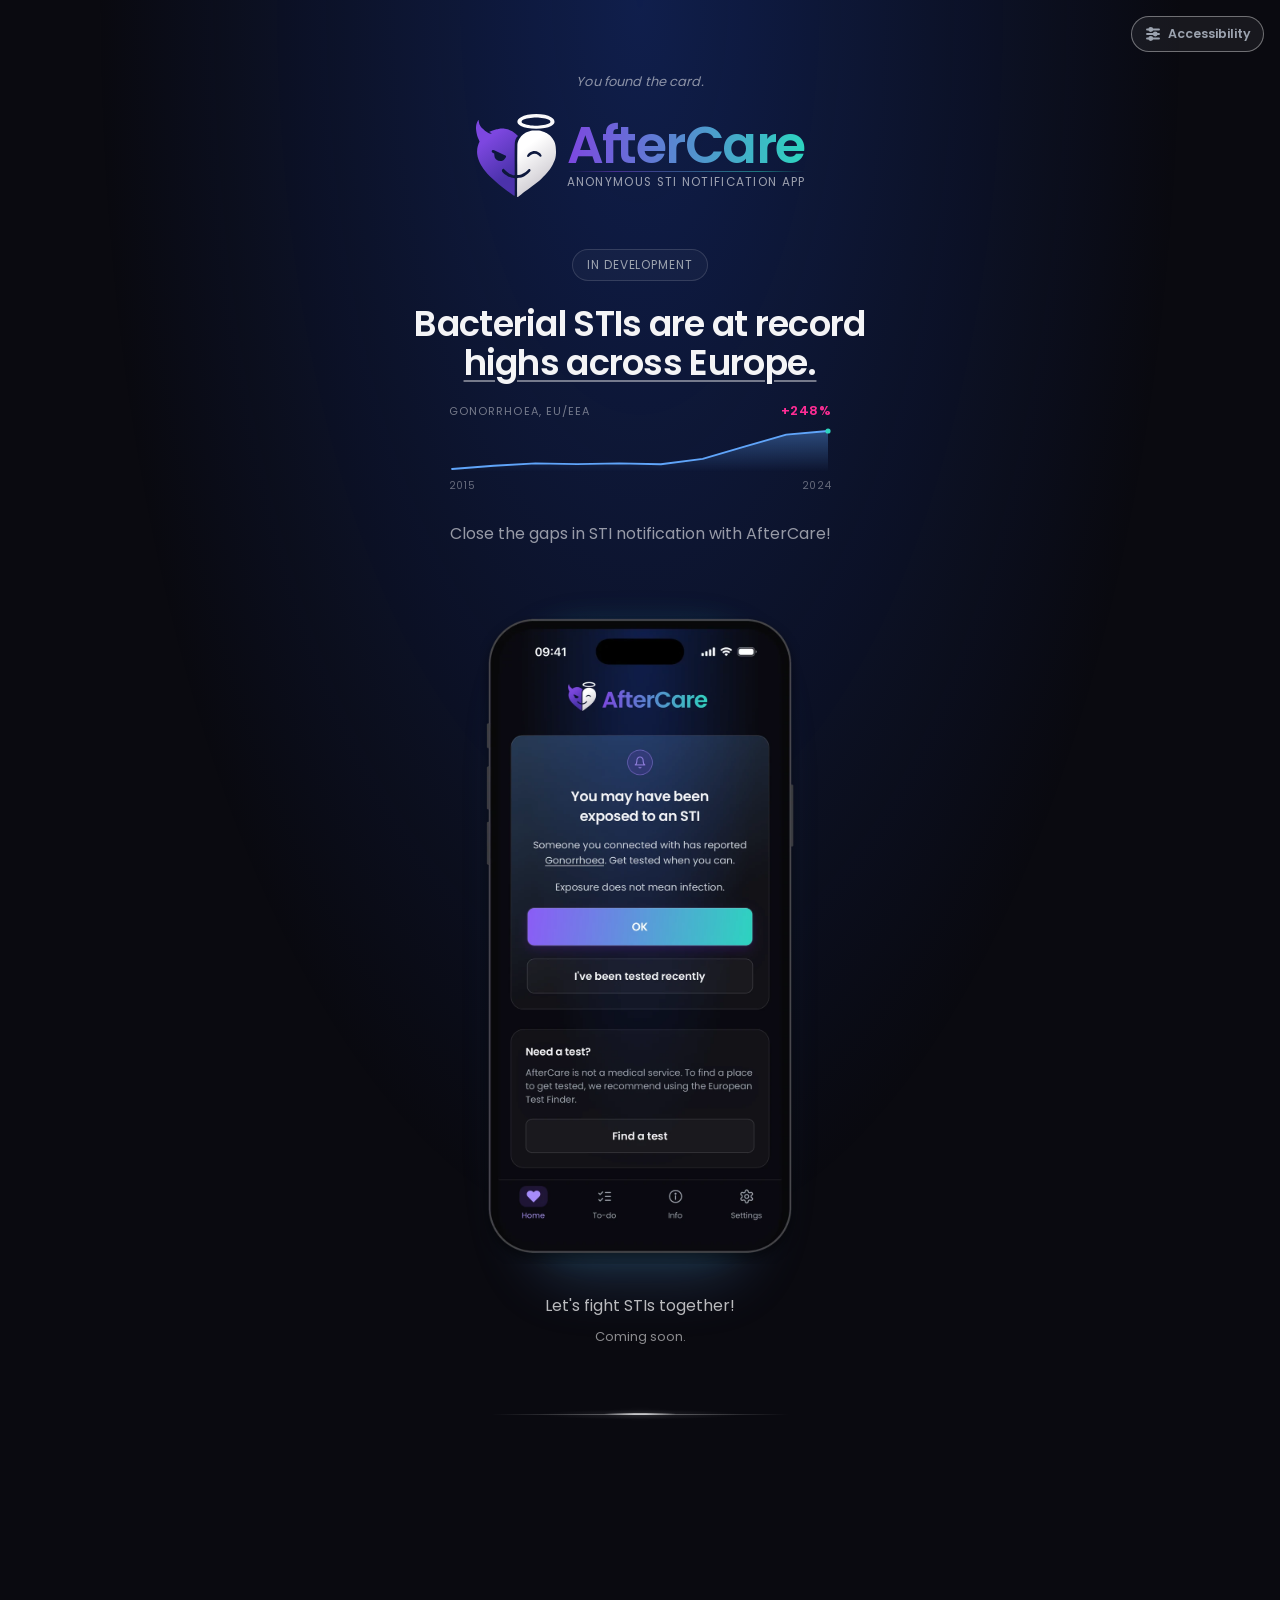
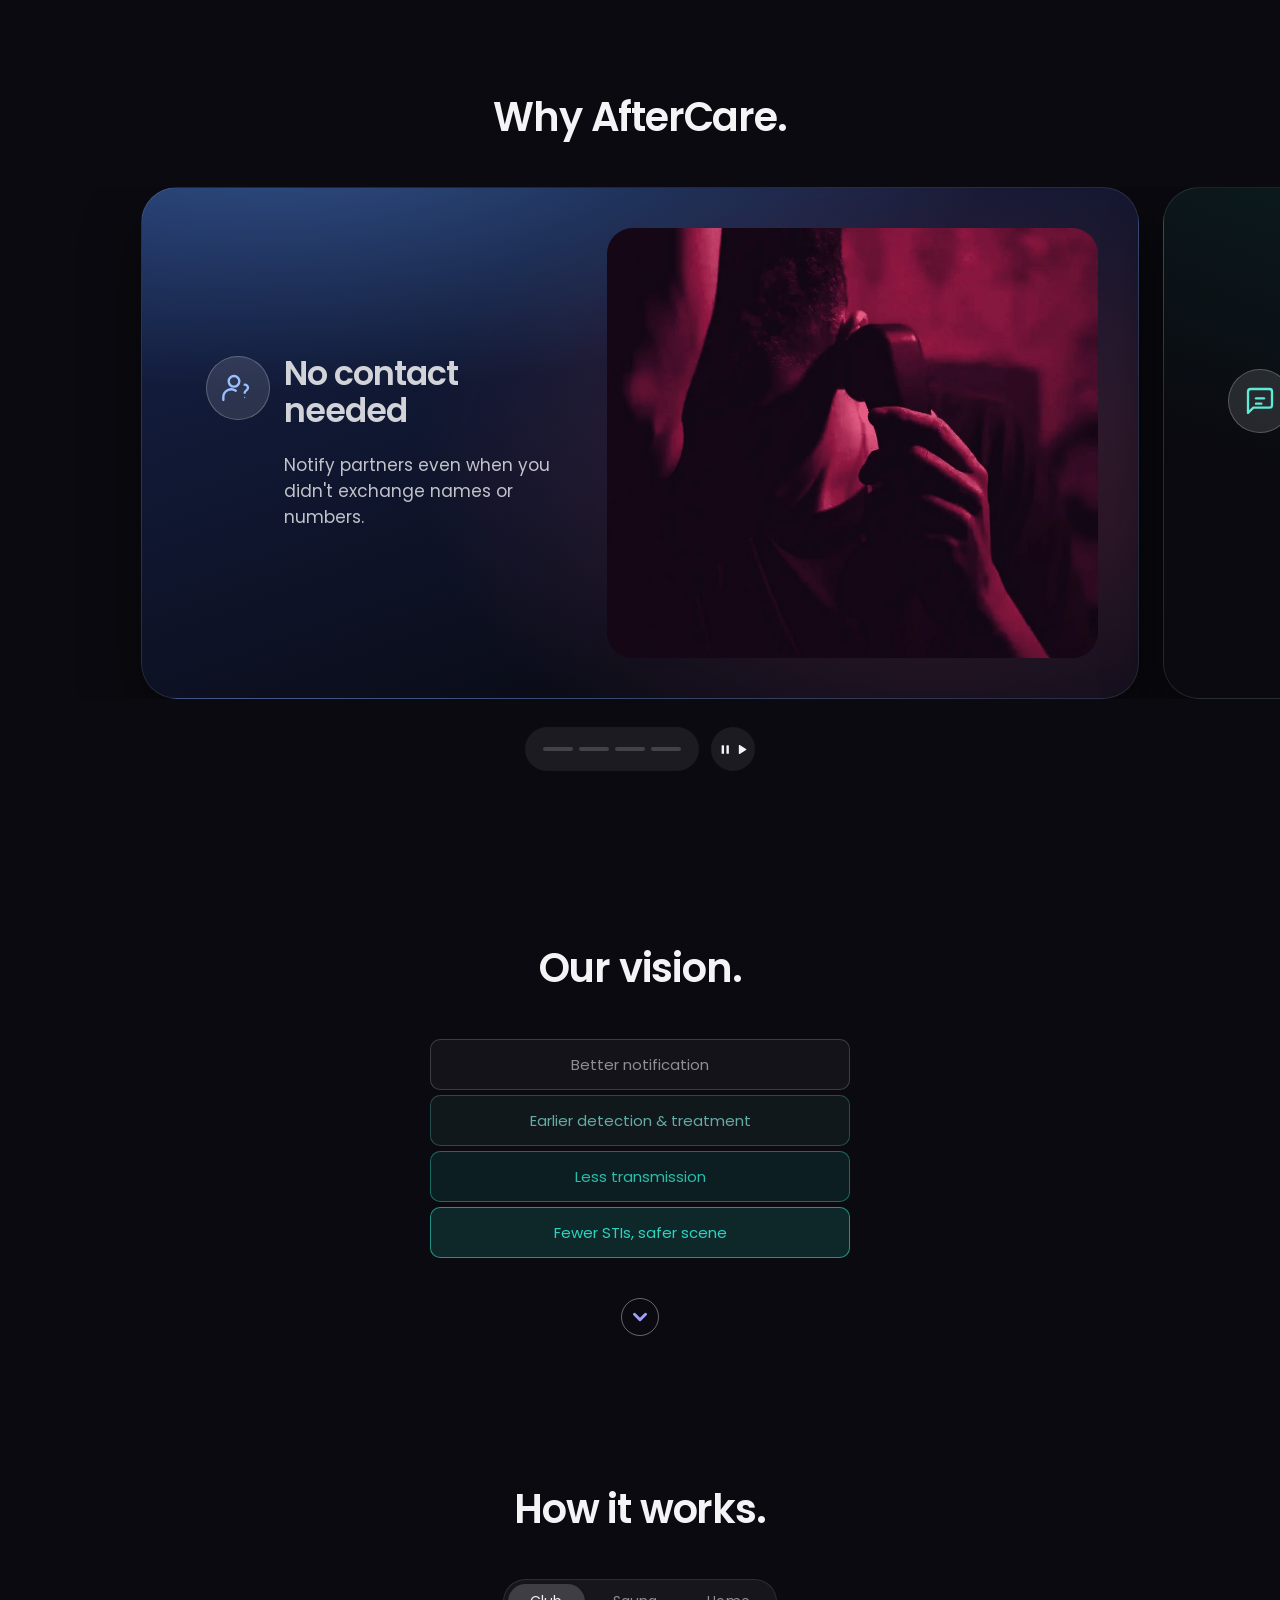
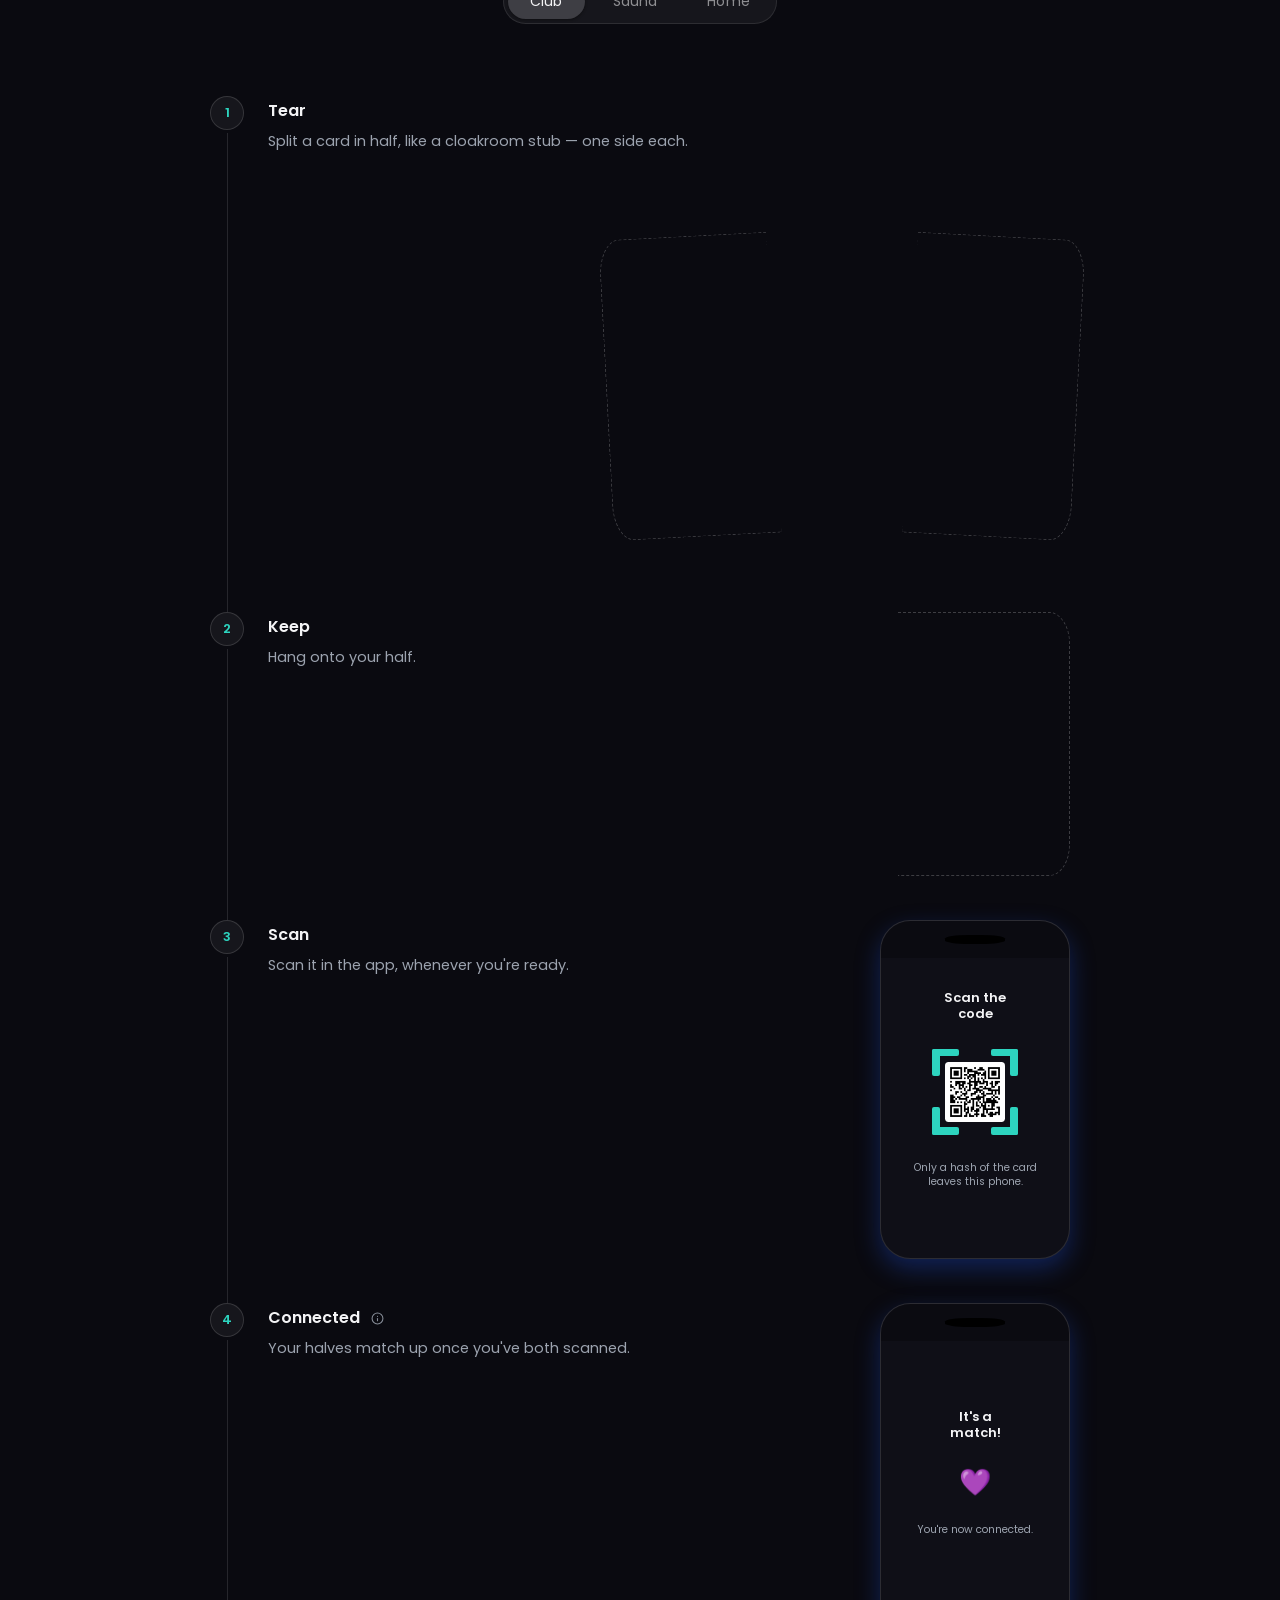
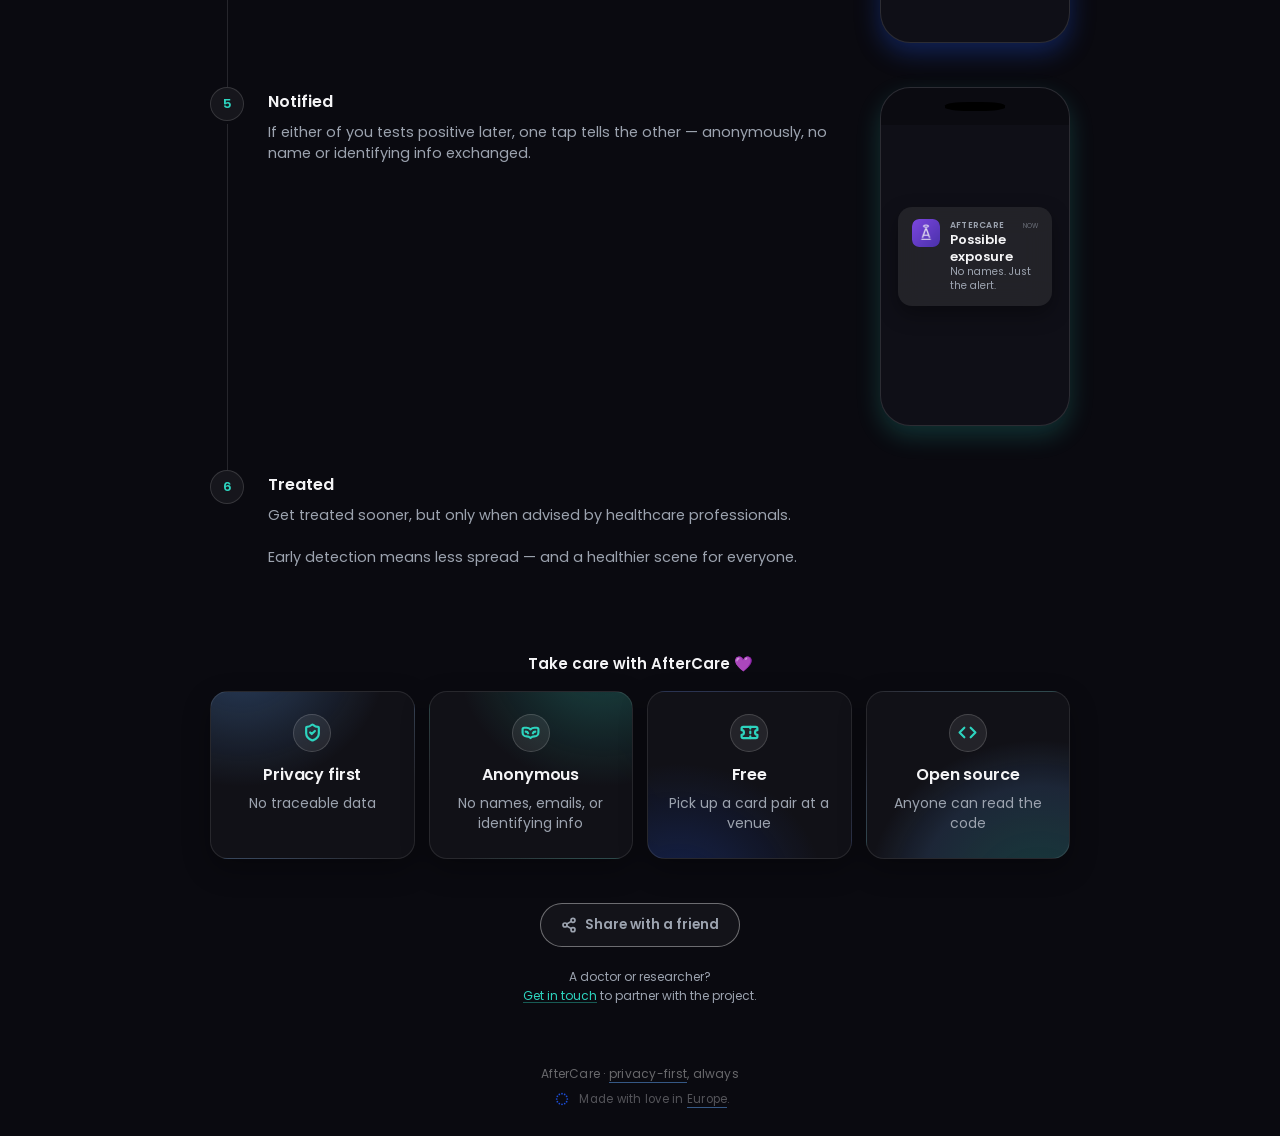
<file: connect/index.html>
<!doctype html>
<html lang="en">
  <head>
    <meta charset="UTF-8" />
    <meta http-equiv="refresh" content="0; url=/" />
    <script>
      window.location.replace("/");
    </script>
  </head>
  <body>
    <noscript><a href="/">Continue to AfterCare</a></noscript>
  </body>
</html>
</file>
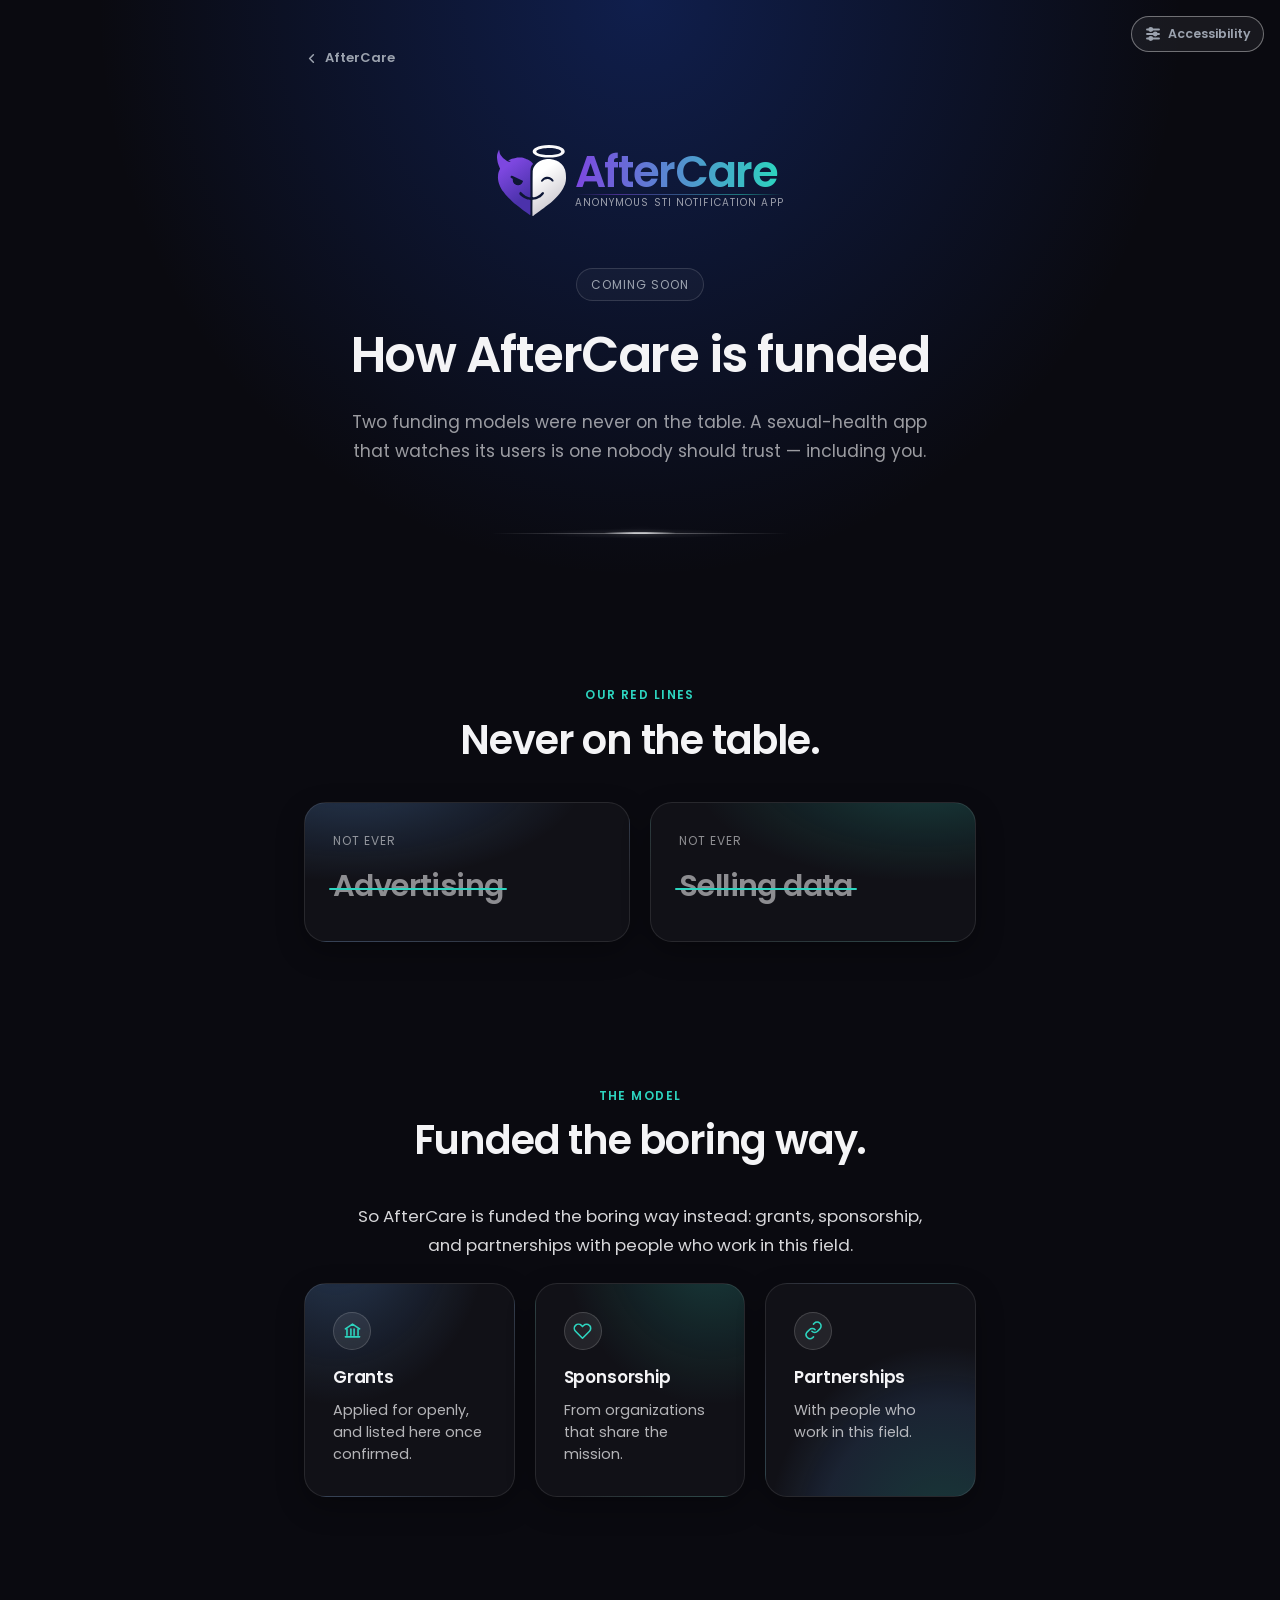
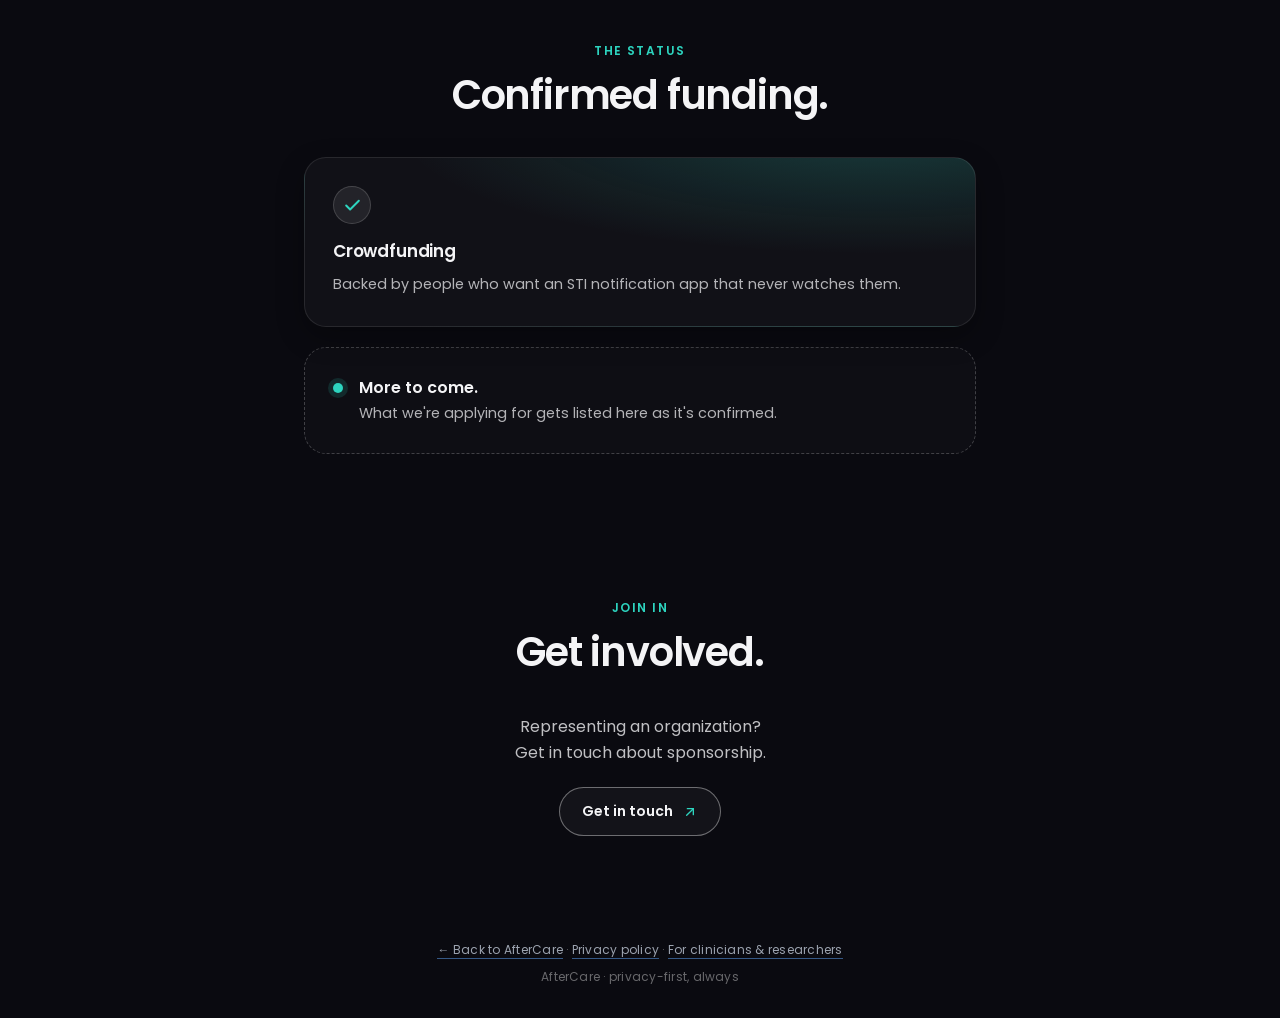
<file: funding/index.html>
<!doctype html>
<html lang="en">
  <head>
    <meta charset="UTF-8" />
    <meta name="viewport" content="width=device-width, initial-scale=1.0" />
    <meta name="theme-color" content="#0a0a10" />
    <meta name="color-scheme" content="dark" />
    <meta
      name="description"
      content="How AfterCare is funded: grants, sponsorship, and partnerships — never advertising or data sales."
    />
    <title>Funding — AfterCare</title>
    <link rel="canonical" href="https://www.after-care.eu/funding/" />
    <link
      rel="icon"
      href="../visual-assets/aftercare-logo.svg"
      type="image/svg+xml"
    />
    <link rel="alternate icon" href="../visual-assets/favicon-32.png" type="image/png" />
    <link rel="apple-touch-icon" href="../visual-assets/apple-touch-icon.png" />
    <link rel="stylesheet" href="../assets/a11y-panel.css" />
    <script src="../assets/viewport-inset.js" defer></script>
    <link
      rel="preload"
      href="../assets/fonts/poppins-regular.woff2"
      as="font"
      type="font/woff2"
      crossorigin
    />
    <link
      rel="preload"
      href="../assets/fonts/poppins-semibold.woff2"
      as="font"
      type="font/woff2"
      crossorigin
    />
    <style>
      /* Self-hosted Poppins — see the longer note in the root index.html.
         Never a font CDN; only 400 and 600 ship. */
      @font-face {
        font-family: "Poppins";
        src: url("../assets/fonts/poppins-regular.woff2") format("woff2");
        font-weight: 400;
        font-style: normal;
        font-display: swap;
      }
      @font-face {
        font-family: "Poppins";
        src: url("../assets/fonts/poppins-semibold.woff2") format("woff2");
        font-weight: 600;
        font-style: normal;
        font-display: swap;
      }
      :root {
        --bg: #0a0a10;
        --bg2: #0f0f17;
        --purple: #1d4ed8;
        --purple-light: #60a5fa;
        --teal: #2dd4bf;
        --white: #f4f4f6;
        --gray: #9ca3af;
        --fg-rgb: 244, 244, 246;
        --control-border-alpha: 0.4;
        /* Same motion curves as the home page: calm decelerates with no
           overshoot (colour, fades); soft settles slightly (anything
           that lifts or scales). */
        --ease-calm: cubic-bezier(0.22, 1, 0.36, 1);
        --ease-soft: cubic-bezier(0.34, 1.4, 0.64, 1);
      }
      :root[data-theme="light"] {
        --bg: #f5f6fa;
        --bg2: #ffffff;
        --purple-light: #2563eb;
        --teal: #0f766e;
        --white: #14141c;
        --gray: #4b5563;
        --fg-rgb: 20, 20, 28;
        --control-border-alpha: 0.5;
      }
      :root[data-text-size="lg"] {
        font-size: 112.5%;
      }
      :root[data-text-size="xl"] {
        font-size: 125%;
      }
      :root[data-contrast="high"] {
        --gray: var(--white);
        --control-border-alpha: 0.7;
        /* Added to the alpha of every dimmed text colour, so they all reach
           full ink strength; 0 (the default) leaves normal mode untouched. */
        --text-boost: 1;
      }
      /* --teal is also used as text; the light-theme value is only 5.1:1. */
      :root[data-contrast="high"][data-theme="light"] {
        --teal: #0a5750;
      }
      :root[data-contrast="high"] :focus-visible {
        outline-width: 3px;
        outline-offset: 4px;
      }

      :root[data-motion="reduced"] {
        scroll-behavior: auto;
      }
      * {
        box-sizing: border-box;
      }
      html,
      body {
        margin: 0;
        min-height: 100%;
      }
      @media (prefers-reduced-motion: no-preference) {
        html {
          scroll-behavior: smooth;
        }
      }
      body {
        position: relative;
        background: var(--bg);
        color: var(--white);
        font-family: "Poppins", -apple-system, "Segoe UI", Helvetica, Arial,
          sans-serif;
        -webkit-font-smoothing: antialiased;
        text-rendering: optimizeLegibility;
        -webkit-tap-highlight-color: transparent;
        line-height: 1.6;
        display: flex;
        flex-direction: column;
        min-height: 100vh;
        min-height: 100svh;
        overflow-x: hidden;
        overflow-x: clip;
        /* Set by assets/viewport-inset.js; 0 outside the Chrome on iOS state
           where the page renders behind the browser's own toolbars. */
        padding-top: var(--chrome-top-inset, 0px);
      }
      a {
        color: var(--teal);
        -webkit-tap-highlight-color: transparent;
      }
      :focus-visible {
        outline: 2px solid var(--purple-light);
        outline-offset: 3px;
        border-radius: 4px;
      }

      /* ---- scroll progress + ambient glow (same as the home page) ---- */
      #progress {
        position: fixed;
        top: 0;
        left: 0;
        height: 3px;
        width: 0%;
        background: linear-gradient(90deg, var(--purple-light), var(--teal));
        z-index: 100;
        transition: width 0.1s linear;
      }
      .glow {
        position: absolute;
        top: 0;
        left: 0;
        right: 0;
        height: 680px;
        background: radial-gradient(
          ellipse at 50% 0%,
          rgba(29, 78, 216, 0.3),
          transparent 60%
        );
        pointer-events: none;
        z-index: 0;
      }
      :root[data-theme="light"] .glow {
        opacity: 0.5;
      }

      .wrap {
        position: relative;
        z-index: 2;
        flex: 1 0 auto;
        width: 100%;
        max-width: 720px;
        margin: 0 auto;
        padding: 44px 24px 16px;
      }

      /* ---- back link: the chevron leans toward where you're going ---- */
      .back {
        display: inline-flex;
        align-items: center;
        gap: 6px;
        padding: 4px 0;
        font-size: 0.8125rem;
        font-weight: 600;
        color: var(--gray);
        text-decoration: none;
        transition: color 0.3s var(--ease-calm);
      }
      .back:hover,
      .back:focus-visible {
        color: var(--white);
      }
      .back svg {
        flex-shrink: 0;
        transition: translate 0.4s var(--ease-soft);
      }
      @media (hover: hover) and (prefers-reduced-motion: no-preference) {
        :root:not([data-motion="reduced"]) .back:hover svg {
          translate: -3px 0;
        }
      }

      /* ---- hero: the home page's lockup, then eyebrow, headline, dek ---- */
      .hero {
        display: flex;
        flex-direction: column;
        align-items: center;
        text-align: center;
        padding: clamp(32px, 8vh, 80px) 0 0;
      }
      .logo-badge {
        --logo: clamp(2.7rem, 2rem + 2.4vw, 3.4rem);
        display: flex;
        align-items: center;
        justify-content: center;
        gap: 0.14em;
        margin-bottom: clamp(36px, 6vw, 52px);
        font-size: var(--logo);
        line-height: 1;
        user-select: none;
      }
      .logo-badge img {
        width: 1.3em;
        height: 1.3em;
        object-fit: contain;
        pointer-events: none;
        flex-shrink: 0;
      }
      .logo-badge-text {
        display: flex;
        flex-direction: column;
        justify-content: center;
        height: 1.3em;
      }
      .logo-badge-name {
        display: block;
        width: fit-content;
        font-size: 0.8em;
        font-weight: 600;
        letter-spacing: -0.03em;
        background: linear-gradient(90deg, #7d47e0 0%, #2dd4bf 100%);
        -webkit-background-clip: text;
        -webkit-text-fill-color: transparent;
        background-clip: text;
        line-height: 0.92;
      }
      .app-subtitle {
        position: relative;
        margin-top: 0.5em;
        font-size: 0.185em;
        line-height: 1.2;
        color: rgba(var(--fg-rgb), calc(0.62 + var(--text-boost, 0)));
        letter-spacing: 0.11em;
        text-transform: uppercase;
        white-space: nowrap;
      }
      .app-subtitle::before {
        content: "";
        position: absolute;
        left: 0;
        right: 0;
        top: -0.32em;
        height: 1px;
        background: linear-gradient(
          90deg,
          rgba(125, 71, 224, 0),
          rgba(125, 71, 224, 0.5) 20%,
          rgba(45, 212, 191, 0.5) 80%,
          rgba(45, 212, 191, 0)
        );
      }
      .eyebrow {
        display: inline-block;
        margin: 0 0 28px;
        padding: 6px 14px;
        font-size: 0.75rem;
        letter-spacing: 0.08em;
        text-transform: uppercase;
        color: var(--gray);
        background: rgba(var(--fg-rgb), 0.03);
        border: 1px solid rgba(var(--fg-rgb), 0.14);
        border-radius: 999px;
      }
      h1 {
        max-width: 18em;
        margin: 0 0 26px;
        font-size: clamp(1.9rem, 1.1rem + 3.4vw, 3.1rem);
        font-weight: 600;
        line-height: 1.06;
        letter-spacing: -0.03em;
        text-wrap: balance;
      }
      .dek {
        max-width: 34em;
        margin: 0;
        font-size: clamp(0.95rem, 0.85rem + 0.45vw, 1.075rem);
        line-height: 1.7;
        color: rgba(var(--fg-rgb), calc(0.62 + var(--text-boost, 0)));
        text-wrap: balance;
      }

      /* Same hairline-with-bloom divider as the home hero. */
      .divider {
        position: relative;
        width: min(300px, 86%);
        height: 15px;
        margin: clamp(40px, 6vw, 60px) auto 0;
        pointer-events: none;
      }
      .divider::before,
      .divider::after {
        content: "";
        position: absolute;
        left: 50%;
        transform: translateX(-50%);
      }
      .divider::before {
        top: 0;
        width: 100%;
        height: 15px;
        background:
          linear-gradient(
              90deg,
              rgba(var(--fg-rgb), 0),
              rgba(var(--fg-rgb), 0.4) 50%,
              rgba(var(--fg-rgb), 0)
            )
            center / 100% 1px no-repeat,
          radial-gradient(
              ellipse 50% 50% at center,
              rgba(var(--fg-rgb), 0.09),
              rgba(var(--fg-rgb), 0) 70%
            )
            center / 100% 100% no-repeat;
      }
      .divider::after {
        top: 6px;
        width: 72px;
        height: 2px;
        background: linear-gradient(
          90deg,
          rgba(var(--fg-rgb), 0),
          rgba(var(--fg-rgb), 0.66) 42%,
          rgba(var(--fg-rgb), 0.66) 58%,
          rgba(var(--fg-rgb), 0)
        );
        filter: drop-shadow(0 0 3px rgba(var(--fg-rgb), 0.28));
      }

      /* ---- section headlines: the home page's "Highlights." register ---- */
      .section-title {
        margin: 112px 0 40px;
        font-size: clamp(1.5rem, 0.9rem + 2.2vw, 2.5rem);
        font-weight: 600;
        line-height: 1.08;
        letter-spacing: -0.03em;
        color: var(--white);
        text-align: center;
        text-wrap: balance;
      }
      @media (min-width: 1024px) {
        .section-title {
          margin-top: 144px;
        }
      }

      /* ---- wayfinding: a small label above each headline names the
         section's job, so a skimmer builds a map of the page from the labels
         alone. The label owns the big gap above; the headline sits tight
         beneath it (proximity = they belong together). ---- */
      .kicker {
        margin: 112px 0 14px;
        text-align: center;
        font-size: 0.75rem;
        font-weight: 600;
        letter-spacing: 0.12em;
        text-transform: uppercase;
        color: var(--teal);
      }
      .kicker + .section-title {
        margin-top: 0;
      }
      @media (min-width: 1024px) {
        .kicker {
          margin-top: 144px;
        }
      }
      .divider + .kicker {
        margin-top: clamp(56px, 8vw, 80px);
      }
      .prose {
        max-width: 38em;
        margin-inline: auto;
      }
      .prose p,
      .lede {
        margin: 0 0 1.4em;
        font-size: 0.975rem;
        line-height: 1.7;
        color: rgba(var(--fg-rgb), calc(0.78 + var(--text-boost, 0)));
        text-wrap: pretty;
      }
      .lede {
        font-size: 1.05rem;
        color: rgba(var(--fg-rgb), calc(0.88 + var(--text-boost, 0)));
        max-width: 34em;
        margin-inline: auto;
        text-align: center;
      }

      /* ---- cards: the "trust" tile language, a corner of brand light on a
         faint glass fill. The spotlight is the only hover-driven light and
         follows the pointer, so it says "this is the one you're on". ---- */
      .grid {
        display: grid;
        grid-template-columns: 1fr;
        gap: 20px;
      }
      @media (min-width: 600px) {
        .grid.two {
          grid-template-columns: repeat(2, 1fr);
        }
        .grid.three {
          grid-template-columns: repeat(3, 1fr);
        }
      }
      .card {
        position: relative;
        overflow: hidden;
        padding: 28px 28px 30px;
        border: 1px solid rgba(var(--fg-rgb), 0.1);
        border-radius: 22px;
        box-shadow: 0 10px 28px rgba(0, 0, 0, 0.3);
        background:
          radial-gradient(
            130% 140% at 15% -20%,
            rgba(96, 165, 250, 0.26),
            transparent 55%
          ),
          rgba(var(--fg-rgb), 0.03);
      }
      .card.teal {
        background:
          radial-gradient(
            130% 140% at 85% -20%,
            rgba(45, 212, 191, 0.22),
            transparent 55%
          ),
          rgba(var(--fg-rgb), 0.03);
      }
      .card.deep {
        background:
          radial-gradient(
            130% 140% at 15% 120%,
            rgba(29, 78, 216, 0.28),
            transparent 55%
          ),
          rgba(var(--fg-rgb), 0.03);
      }
      .card.mix {
        background:
          radial-gradient(
            130% 140% at 85% 120%,
            rgba(45, 212, 191, 0.2),
            rgba(96, 165, 250, 0.12) 45%,
            transparent 65%
          ),
          rgba(var(--fg-rgb), 0.03);
      }
      .card::after {
        content: "";
        position: absolute;
        inset: 0;
        border-radius: inherit;
        background: radial-gradient(
          240px circle at var(--px, 50%) var(--py, 0%),
          rgba(var(--fg-rgb), 0.07),
          transparent 70%
        );
        opacity: 0;
        pointer-events: none;
        transition: opacity 0.45s var(--ease-calm);
      }
      .card > * {
        position: relative;
        z-index: 1;
      }
      .card h3 {
        margin: 0 0 8px;
        font-size: 1.0625rem;
        font-weight: 600;
        letter-spacing: -0.01em;
        color: var(--white);
      }
      .card p {
        margin: 0 0 12px;
        font-size: 0.9rem;
        line-height: 1.55;
        color: rgba(var(--fg-rgb), calc(0.72 + var(--text-boost, 0)));
      }
      .card p:last-child {
        margin-bottom: 0;
      }
      .badge {
        display: inline-flex;
        align-items: center;
        justify-content: center;
        width: 38px;
        height: 38px;
        margin-bottom: 14px;
        border-radius: 50%;
        background: rgba(var(--fg-rgb), 0.08);
        border: 1px solid rgba(var(--fg-rgb), 0.16);
        color: var(--teal);
      }
      .badge svg {
        width: 19px;
        height: 19px;
        overflow: visible;
      }
      @media (hover: hover) and (prefers-reduced-motion: no-preference) {
        :root:not([data-motion="reduced"]) .card {
          transition:
            translate 0.5s var(--ease-soft),
            box-shadow 0.5s var(--ease-calm),
            border-color 0.4s var(--ease-calm);
        }
        :root:not([data-motion="reduced"]) .card:hover {
          translate: 0 -4px;
          border-color: rgba(var(--fg-rgb), 0.2);
          box-shadow: 0 18px 40px rgba(0, 0, 0, 0.4);
        }
        :root:not([data-motion="reduced"]) .card:hover::after {
          opacity: 1;
        }
      }
      :root[data-contrast="high"] .card,
      :root[data-contrast="high"] .badge,
      :root[data-contrast="high"] .eyebrow {
        border-color: rgba(var(--fg-rgb), 0.45);
      }

      /* ---- check mark / strike-through: drawn in as the card arrives, so the
         eye is told the thing was ticked (or struck) at that moment ---- */
      .tick path {
        stroke-dasharray: 1;
        stroke-dashoffset: 0;
        transition: stroke-dashoffset 0.7s var(--ease-calm);
        transition-delay: calc(var(--sd, 0) * 90ms + 350ms);
      }
      .js .scroll-reveal:not(.in-view) .tick path {
        stroke-dashoffset: 1;
      }

      /* ---- buttons ---- */
      .btn {
        display: inline-flex;
        align-items: center;
        gap: 9px;
        padding: 12px 22px;
        border: 1px solid rgba(var(--fg-rgb), var(--control-border-alpha));
        border-radius: 999px;
        background: rgba(var(--fg-rgb), 0.04);
        color: var(--white);
        font-family: inherit;
        font-size: 0.875rem;
        font-weight: 600;
        text-decoration: none;
        transition:
          background 0.3s var(--ease-calm),
          border-color 0.3s var(--ease-calm),
          scale 0.3s var(--ease-soft);
      }
      .btn:hover,
      .btn:focus-visible {
        background: rgba(var(--fg-rgb), 0.09);
        border-color: rgba(var(--fg-rgb), 0.3);
      }
      .btn:active {
        scale: 0.97;
      }
      .btn svg {
        flex-shrink: 0;
        color: var(--teal);
        transition: translate 0.4s var(--ease-soft);
      }
      @media (hover: hover) and (prefers-reduced-motion: no-preference) {
        :root:not([data-motion="reduced"]) .btn:hover svg {
          translate: 2px -2px;
        }
      }
      .cta {
        text-align: center;
      }
      .cta p {
        max-width: 30em;
        margin: 0 auto 22px;
        color: rgba(var(--fg-rgb), calc(0.78 + var(--text-boost, 0)));
        font-size: 1rem;
        text-wrap: balance;
      }
      .link-pill {
        display: inline-block;
        padding: 3px 12px;
        border: 1px solid rgba(45, 212, 191, 0.35);
        border-radius: 999px;
        color: var(--teal);
        font-size: 0.875rem;
        font-weight: 600;
        text-decoration: none;
        white-space: nowrap;
        transition:
          background 0.3s var(--ease-calm),
          border-color 0.3s var(--ease-calm);
      }
      .link-pill:hover,
      .link-pill:focus-visible {
        background: rgba(45, 212, 191, 0.12);
        border-color: var(--teal);
      }

      footer {
        position: relative;
        z-index: 2;
        flex: 0 0 auto;
        margin-top: 88px;
        padding: 0 18px calc(24px + env(safe-area-inset-bottom));
        text-align: center;
        font-size: 0.75rem;
        letter-spacing: 0.02em;
        color: rgba(var(--fg-rgb), calc(0.4 + var(--text-boost, 0)));
      }
      footer p {
        margin: 0 0 8px;
      }
      footer a {
        color: var(--gray);
        text-decoration: none;
        border-bottom: 1px solid rgba(96, 165, 250, 0.5);
        transition:
          color 0.2s ease,
          border-color 0.2s ease;
      }
      footer a:hover,
      footer a:focus-visible {
        color: var(--purple-light);
        border-color: var(--purple-light);
      }

      /* ---- page-load stagger, then below-the-fold reveal ---- */
      .reveal {
        opacity: 0;
        animation: revealIn 0.9s cubic-bezier(0.16, 1, 0.3, 1) forwards;
        animation-delay: calc(150ms + var(--d) * 110ms);
      }
      @keyframes revealIn {
        from {
          opacity: 0;
          transform: translateY(16px);
        }
        to {
          opacity: 1;
          transform: none;
        }
      }
      .js .scroll-reveal {
        opacity: 0;
        transform: translateY(20px);
        transition:
          opacity 0.8s cubic-bezier(0.16, 1, 0.3, 1),
          transform 0.8s cubic-bezier(0.16, 1, 0.3, 1);
        transition-delay: calc(var(--sd, 0) * 90ms);
      }
      .js .scroll-reveal.in-view {
        opacity: 1;
        transform: none;
      }

      /* Reduced motion, same balance as the home page: nothing travels,
         scales or springs, but arrivals are not abrupt either. Content eases
         in on a short opacity-only fade, and every beat is still held. */
      @keyframes rm-fade {
        from {
          opacity: 0;
        }
        to {
          opacity: 1;
        }
      }
      @media (prefers-reduced-motion: reduce) {
        html {
          scroll-behavior: auto;
        }
        #progress {
          transition: none;
        }

      :root:root .reveal {
        animation-name: rm-fade !important;
        animation-duration: 0.45s !important;
        animation-timing-function: ease !important;
        animation-fill-mode: both !important;
        animation-iteration-count: 1 !important;
        animation-delay: calc(150ms + var(--d, 0) * 70ms) !important;
      }
      :root:root.js .scroll-reveal {
        transform: none !important;
        transition: opacity 0.45s ease calc(var(--sd, 0) * 60ms) !important;
      }
      :root:root .tick path,
      :root:root .strike::after {
        transition: none !important;
        stroke-dashoffset: 0 !important;
        transform: none !important;
      }
      :root:root .card,
      :root:root .btn,
      :root:root .back,
      :root:root .back svg,
      :root:root .btn svg {
        transition: none !important;
      }
      :root:root .card::after {
        display: none;
      }
      }

      :root[data-motion="reduced"]:root .reveal {
        animation-name: rm-fade !important;
        animation-duration: 0.45s !important;
        animation-timing-function: ease !important;
        animation-fill-mode: both !important;
        animation-iteration-count: 1 !important;
        animation-delay: calc(150ms + var(--d, 0) * 70ms) !important;
      }
      :root[data-motion="reduced"]:root.js .scroll-reveal {
        transform: none !important;
        transition: opacity 0.45s ease calc(var(--sd, 0) * 60ms) !important;
      }
      :root[data-motion="reduced"]:root .tick path,
      :root[data-motion="reduced"]:root .strike::after {
        transition: none !important;
        stroke-dashoffset: 0 !important;
        transform: none !important;
      }
      :root[data-motion="reduced"]:root .card,
      :root[data-motion="reduced"]:root .btn,
      :root[data-motion="reduced"]:root .back,
      :root[data-motion="reduced"]:root .back svg,
      :root[data-motion="reduced"]:root .btn svg {
        transition: none !important;
      }
      :root[data-motion="reduced"]:root .card::after {
        display: none;
      }
      :root[data-motion="reduced"] #progress {
        transition: none;
      }

      /* ---- funding: struck-through "never" cards ---- */
      .never-word {
        position: relative;
        display: inline-block;
        font-size: clamp(1.4rem, 1.1rem + 1.4vw, 1.9rem);
        font-weight: 600;
        letter-spacing: -0.02em;
        color: rgba(var(--fg-rgb), calc(0.55 + var(--text-boost, 0)));
      }
      /* The rule is drawn across the word as the card arrives. */
      .strike::after {
        content: "";
        position: absolute;
        left: -4px;
        right: -4px;
        top: 54%;
        height: 2px;
        border-radius: 2px;
        background: var(--teal);
        transform-origin: left center;
        transition: transform 0.7s var(--ease-calm);
        transition-delay: calc(var(--sd, 0) * 90ms + 450ms);
      }
      .js .scroll-reveal:not(.in-view) .strike::after {
        transform: scaleX(0);
      }
      .never-label {
        display: block;
        margin-bottom: 12px;
        font-size: 0.75rem;
        letter-spacing: 0.08em;
        text-transform: uppercase;
        color: rgba(var(--fg-rgb), calc(0.55 + var(--text-boost, 0)));
      }
      .never-card p {
        margin-top: 12px;
      }

      /* ---- the empty "confirmed" slot ---- */
      .funded {
        margin-bottom: 20px;
      }
      .slot {
        display: flex;
        align-items: flex-start;
        gap: 16px;
        padding: 28px;
        border: 1px dashed rgba(var(--fg-rgb), 0.22);
        border-radius: 22px;
        background: rgba(var(--fg-rgb), 0.02);
      }
      .slot-dot {
        flex-shrink: 0;
        width: 10px;
        height: 10px;
        margin-top: 0.45rem;
        border-radius: 50%;
        background: var(--teal);
        box-shadow: 0 0 0 5px rgba(45, 212, 191, 0.14);
      }
      .slot p {
        margin: 0;
        font-size: 0.9rem;
        line-height: 1.55;
        color: rgba(var(--fg-rgb), calc(0.72 + var(--text-boost, 0)));
      }
      .slot strong {
        display: block;
        margin-bottom: 2px;
        font-size: 1rem;
        font-weight: 600;
        color: var(--white);
      }

      /* ---- phones: same treatment as the privacy page. One column makes
         every card full width, so the funding sources become rows (icon
         beside the text, like the "More to come" slot) rather than tall
         tiles with an icon stacked over two short lines. ---- */
      @media (max-width: 599px) {
        .section-title {
          margin: 80px 0 28px;
        }
        .kicker {
          margin-top: 88px;
        }
        .kicker + .section-title {
          margin-top: 0;
        }
        .lede {
          font-size: 0.975rem;
          text-align: left;
        }
        .grid {
          gap: 14px;
        }
        .card {
          padding: 22px 20px 24px;
          border-radius: 18px;
        }
        .card h3 {
          margin-bottom: 6px;
          font-size: 1rem;
        }
        .grid.three > .card,
        .funded {
          display: grid;
          grid-template-columns: auto 1fr;
          column-gap: 14px;
          align-items: start;
          padding: 20px 20px;
        }
        .grid.three .badge,
        .funded .badge {
          grid-row: 1 / span 2;
          width: 30px;
          height: 30px;
          margin: 1px 0 0;
        }
        .grid.three .badge svg,
        .funded .badge svg {
          width: 15px;
          height: 15px;
        }
        .grid.three h3,
        .funded h3 {
          margin-bottom: 3px;
        }
        .grid.three p,
        .funded p {
          grid-column: 2;
        }
        .funded {
          margin-bottom: 14px;
        }
        .slot {
          padding: 20px 20px;
          gap: 14px;
          border-radius: 18px;
        }
        .slot-dot {
          margin: 0.45rem 10px 0;
        }
      }
    </style>
    <script>
      (function () {
        try {
          var root = document.documentElement;
          // Lets the CSS hide scroll-reveal content only when JS can reveal it.
          root.classList.add("js");
          // Light mode is temporarily hidden as an option (not yet
          // optimized) — dark stays forced regardless of any stored
          // "ac-theme" preference from before this was disabled.
          var size = localStorage.getItem("ac-text-size");
          if (size === "lg" || size === "xl") root.dataset.textSize = size;
          var contrast = localStorage.getItem("ac-contrast");
          if (
            contrast === "high" ||
            (contrast !== "off" &&
              window.matchMedia("(prefers-contrast: more)").matches)
          )
            root.dataset.contrast = "high";
          if (localStorage.getItem("ac-motion") === "reduced")
            root.dataset.motion = "reduced";
        } catch (e) {}
      })();
    </script>
  </head>
  <body>
    <a class="skip-link" href="#main-content">Skip to content</a>
    <div class="a11y-widget" id="a11yWidget">
      <button
        type="button"
        id="a11yToggle"
        class="a11y-toggle"
        aria-expanded="false"
        aria-controls="a11yPanel"
        aria-label="Accessibility settings"
      >
        <svg
          width="18"
          height="18"
          viewBox="0 0 24 24"
          fill="none"
          stroke="currentColor"
          stroke-width="2.5"
          stroke-linecap="round"
          stroke-linejoin="round"
          aria-hidden="true"
        >
          <line x1="4" y1="6" x2="20" y2="6" />
          <circle cx="9" cy="6" r="2" />
          <line x1="4" y1="12" x2="20" y2="12" />
          <circle cx="15" cy="12" r="2" />
          <line x1="4" y1="18" x2="20" y2="18" />
          <circle cx="9" cy="18" r="2" />
        </svg>
        <span class="a11y-toggle-label">Accessibility</span>
      </button>

      <div
        id="a11yPanel"
        class="a11y-panel"
        role="group"
        aria-label="Accessibility settings"
      >
        <p class="a11y-panel-heading">Accessibility settings</p>

        <div class="a11y-row">
          <span class="a11y-row-label">Text size</span>
          <div class="a11y-stepper" role="group" aria-label="Text size">
            <button
              type="button"
              id="a11yTextDecrease"
              aria-label="Decrease text size"
            >
              A−
            </button>
            <button
              type="button"
              id="a11yTextReset"
              aria-label="Reset text size"
              aria-pressed="true"
            >
              A
            </button>
            <button
              type="button"
              id="a11yTextIncrease"
              aria-label="Increase text size"
            >
              A+
            </button>
          </div>
        </div>

        <label class="a11y-toggle-row">
          <span class="a11y-row-label">High contrast</span>
          <input type="checkbox" role="switch" id="a11yContrastToggle" />
        </label>

        <label class="a11y-toggle-row">
          <span class="a11y-row-label">Reduce motion</span>
          <input type="checkbox" role="switch" id="a11yMotionToggle" />
        </label>
        <div
          id="a11yMotionNote"
          class="a11y-note"
          role="note"
          hidden
        >
          <p class="a11y-note-title">Motion is already reduced</p>
          <p>
            Your device is set to reduce motion (less sliding, fading and
            moving), so this page already is. We follow that setting, so the
            switch above stays on.
          </p>
          <p>
            <strong>To change it:</strong> on iPhone, open Settings &rsaquo;
            Accessibility &rsaquo; Motion. On Android, open Settings &rsaquo;
            Accessibility and look for &ldquo;Remove animations&rdquo;.
          </p>
        </div>

        <button type="button" id="a11yReset" class="a11y-reset">
          <svg
            width="14"
            height="14"
            viewBox="0 0 24 24"
            fill="none"
            stroke="currentColor"
            stroke-width="2"
            stroke-linecap="round"
            stroke-linejoin="round"
            aria-hidden="true"
          >
            <path d="M3 12a9 9 0 1 0 9-9 9.75 9.75 0 0 0-6.74 2.74L3 8" />
            <path d="M3 3v5h5" />
          </svg>
          Reset to defaults
        </button>
      </div>
    </div>
    <div class="glow" aria-hidden="true"></div>
    <div id="progress" aria-hidden="true"></div>
    <main id="main-content" class="wrap">
      <a class="back reveal" style="--d: 0" href="../">
        <svg width="15" height="15" viewBox="0 0 24 24" fill="none" stroke="currentColor" stroke-width="2.5" stroke-linecap="round" stroke-linejoin="round" aria-hidden="true"><path d="m15 18-6-6 6-6" /></svg>
        AfterCare
      </a>

      <header class="hero">
          <div class="logo-badge reveal" style="--d: 1">
            <img src="../visual-assets/aftercare-logo.svg" alt="" width="48" height="48" decoding="async" />
            <div class="logo-badge-text">
              <span class="logo-badge-name">AfterCare</span>
              <span class="app-subtitle">Anonymous STI notification app</span>
            </div>
          </div>
        <div class="eyebrow reveal" style="--d: 2">Coming soon</div>
        <h1 class="reveal" style="--d: 3">How AfterCare is funded</h1>
        <p class="dek reveal" style="--d: 4">
          Two funding models were never on the table. A sexual-health app that
          watches its users is one nobody should trust — including you.
        </p>
        <div class="divider reveal" style="--d: 5" aria-hidden="true"></div>
      </header>

      <div class="kicker scroll-reveal">Our red lines</div>
      <h2 class="section-title scroll-reveal">Never on the table.</h2>
      <div class="grid two">
        <div class="card never-card scroll-reveal" style="--sd: 0">
          <span class="never-label">Not ever</span>
          <span class="never-word strike">Advertising</span>
        </div>
        <div class="card teal never-card scroll-reveal" style="--sd: 1">
          <span class="never-label">Not ever</span>
          <span class="never-word strike">Selling data</span>
        </div>
      </div>

      <div class="kicker scroll-reveal">The model</div>
      <h2 class="section-title scroll-reveal">Funded the boring way.</h2>
      <p class="lede scroll-reveal">
        So AfterCare is funded the boring way instead: grants, sponsorship, and
        partnerships with people who work in this field.
      </p>
      <div class="grid three">
        <div class="card scroll-reveal" style="--sd: 0">
          <span class="badge"><svg viewBox="0 0 24 24" fill="none" stroke="currentColor" stroke-width="2" stroke-linecap="round" stroke-linejoin="round" aria-hidden="true"><path d="M3 10 12 4l9 6" /><path d="M5 10v8M10 10v8M14 10v8M19 10v8" /><path d="M3 20h18" /></svg></span>
          <h3>Grants</h3>
          <p>Applied for openly, and listed here once confirmed.</p>
        </div>
        <div class="card teal scroll-reveal" style="--sd: 1">
          <span class="badge"><svg viewBox="0 0 24 24" fill="none" stroke="currentColor" stroke-width="2" stroke-linecap="round" stroke-linejoin="round" aria-hidden="true"><path d="M20.8 5.6a5.2 5.2 0 0 0-7.4 0L12 7l-1.4-1.4a5.2 5.2 0 0 0-7.4 7.4L12 21.8l8.8-8.8a5.2 5.2 0 0 0 0-7.4Z" /></svg></span>
          <h3>Sponsorship</h3>
          <p>From organizations that share the mission.</p>
        </div>
        <div class="card mix scroll-reveal" style="--sd: 2">
          <span class="badge"><svg viewBox="0 0 24 24" fill="none" stroke="currentColor" stroke-width="2" stroke-linecap="round" stroke-linejoin="round" aria-hidden="true"><path d="M10 13a5 5 0 0 0 7.1 0l3-3a5 5 0 0 0-7.1-7.1l-1 1" /><path d="M14 11a5 5 0 0 0-7.1 0l-3 3A5 5 0 0 0 11 21l1-1" /></svg></span>
          <h3>Partnerships</h3>
          <p>With people who work in this field.</p>
        </div>
      </div>

      <div class="kicker scroll-reveal">The status</div>
      <h2 class="section-title scroll-reveal">Confirmed funding.</h2>
      <div class="card teal funded scroll-reveal" style="--sd: 0">
        <span class="badge"><svg class="tick" viewBox="0 0 24 24" fill="none" stroke="currentColor" stroke-width="2.5" stroke-linecap="round" stroke-linejoin="round" aria-hidden="true"><path pathLength="1" d="M20 6 9 17l-5-5" /></svg></span>
        <h3>Crowdfunding</h3>
        <p>
          Backed by people who want an STI notification app that never
          watches them.
        </p>
      </div>
      <div class="slot scroll-reveal" style="--sd: 1">
        <span class="slot-dot" aria-hidden="true"></span>
        <p>
          <strong>More to come.</strong>
          What we're applying for gets listed here as it's confirmed.
        </p>
      </div>

      <div class="kicker scroll-reveal">Join in</div>
      <h2 class="section-title scroll-reveal">Get involved.</h2>
      <div class="cta scroll-reveal">
        <p>Representing an organization? Get in touch about sponsorship.</p>
        <a class="btn" href="mailto:contact@after-care.eu">
          Get in touch
          <svg width="16" height="16" viewBox="0 0 24 24" fill="none" stroke="currentColor" stroke-width="2" stroke-linecap="round" stroke-linejoin="round" aria-hidden="true"><path d="M7 17 17 7" /><path d="M8 7h9v9" /></svg>
        </a>
      </div>
    </main>

    <footer class="reveal" style="--d: 8">
      <p><a href="../">← Back to AfterCare</a> · <a href="../privacy/">Privacy policy</a> · <a href="../partners/">For clinicians &amp; researchers</a></p>
      <p>AfterCare · privacy-first, always</p>
    </footer>
    <script src="../assets/a11y-panel.js" defer></script>
    <script>
      (function () {
        var els = document.querySelectorAll(".scroll-reveal");
        if ("IntersectionObserver" in window) {
          var io = new IntersectionObserver(
            function (entries) {
              entries.forEach(function (entry) {
                if (entry.isIntersecting) {
                  entry.target.classList.add("in-view");
                  io.unobserve(entry.target);
                }
              });
            },
            { threshold: 0.15 },
          );
          els.forEach(function (el) {
            io.observe(el);
          });
        } else {
          els.forEach(function (el) {
            el.classList.add("in-view");
          });
        }

        var bar = document.getElementById("progress");
        if (bar) {
          var update = function () {
            var h = document.documentElement;
            var max = h.scrollHeight - h.clientHeight;
            bar.style.width = (max > 0 ? (h.scrollTop / max) * 100 : 0) + "%";
          };
          window.addEventListener("scroll", update, { passive: true });
          window.addEventListener("resize", update);
          update();
        }

        // Spotlight follows the pointer across a card. Fine pointers only.
        try {
          if (window.matchMedia("(hover: hover) and (pointer: fine)").matches) {
            document.querySelectorAll(".card").forEach(function (card) {
              card.addEventListener(
                "pointermove",
                function (e) {
                  var r = card.getBoundingClientRect();
                  card.style.setProperty("--px", e.clientX - r.left + "px");
                  card.style.setProperty("--py", e.clientY - r.top + "px");
                },
                { passive: true },
              );
            });
          }
        } catch (e) {}
      })();
    </script>
  </body>
</html>
</file>
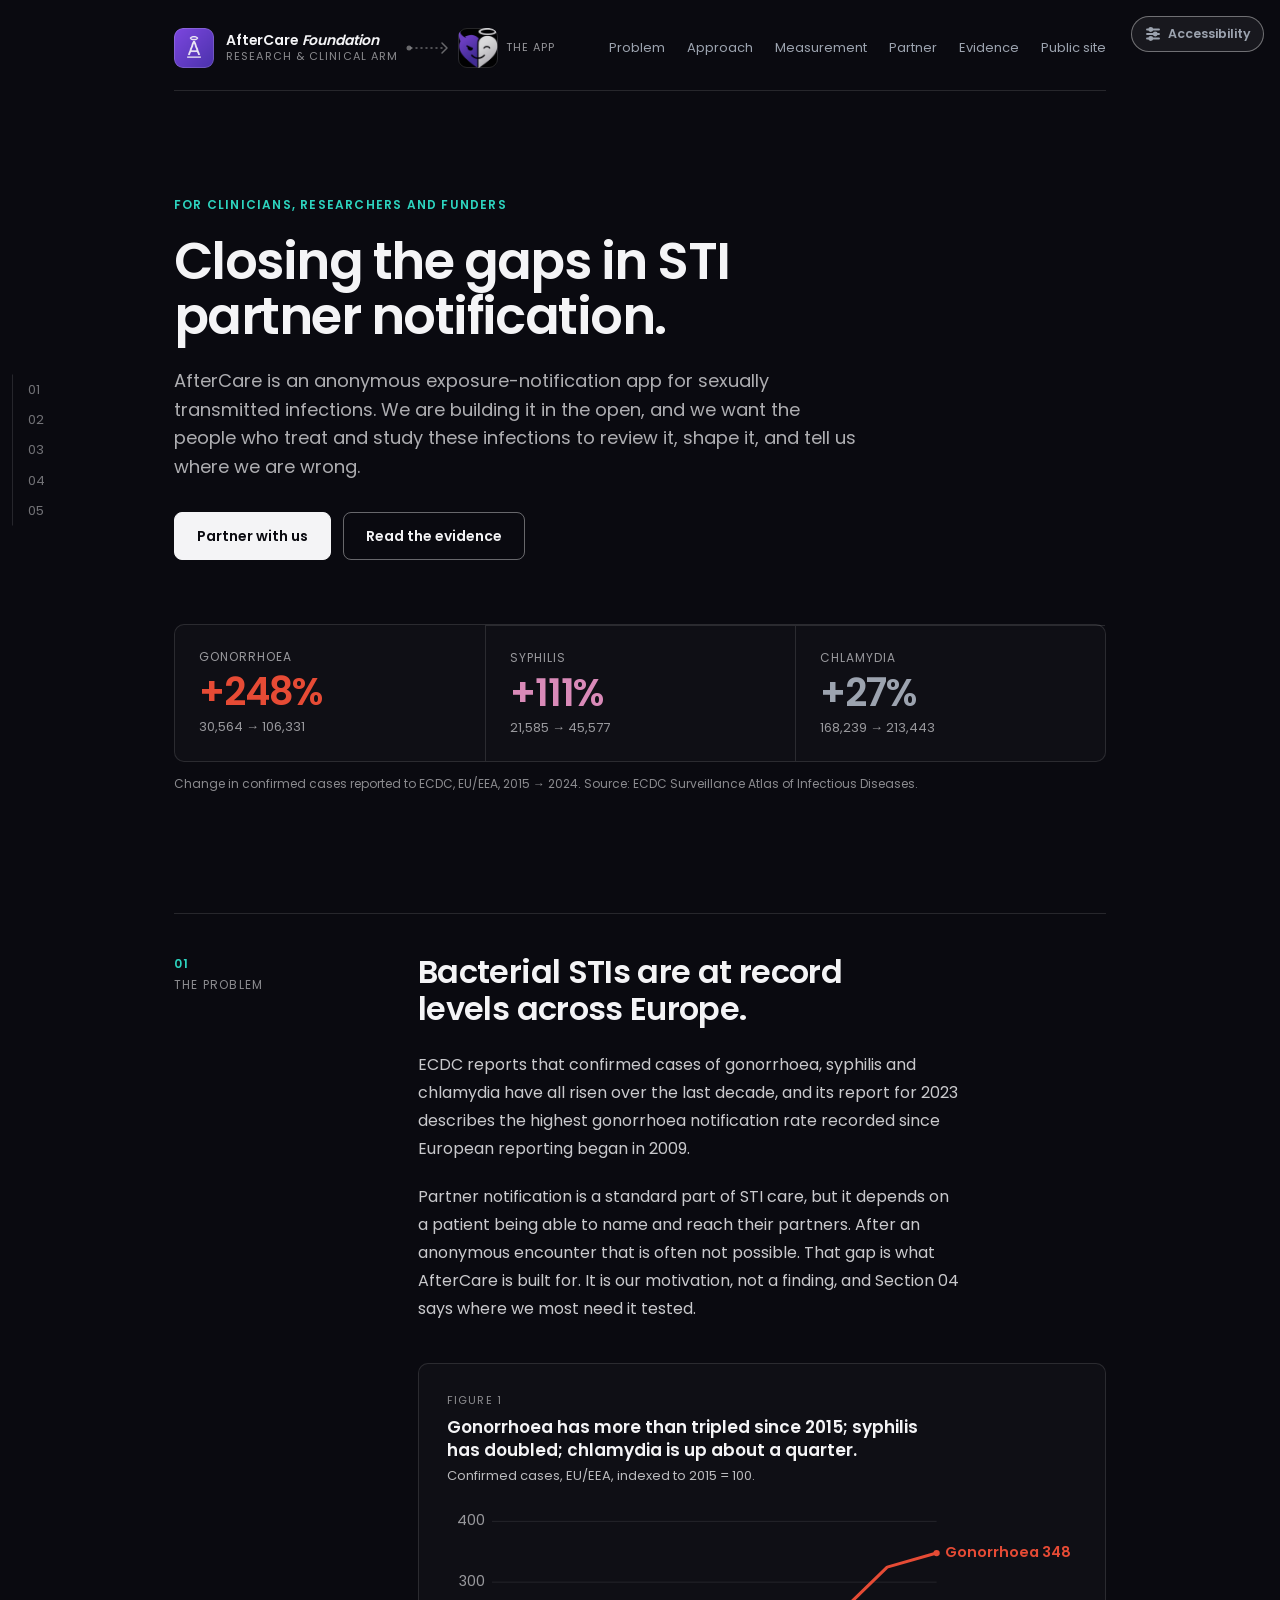
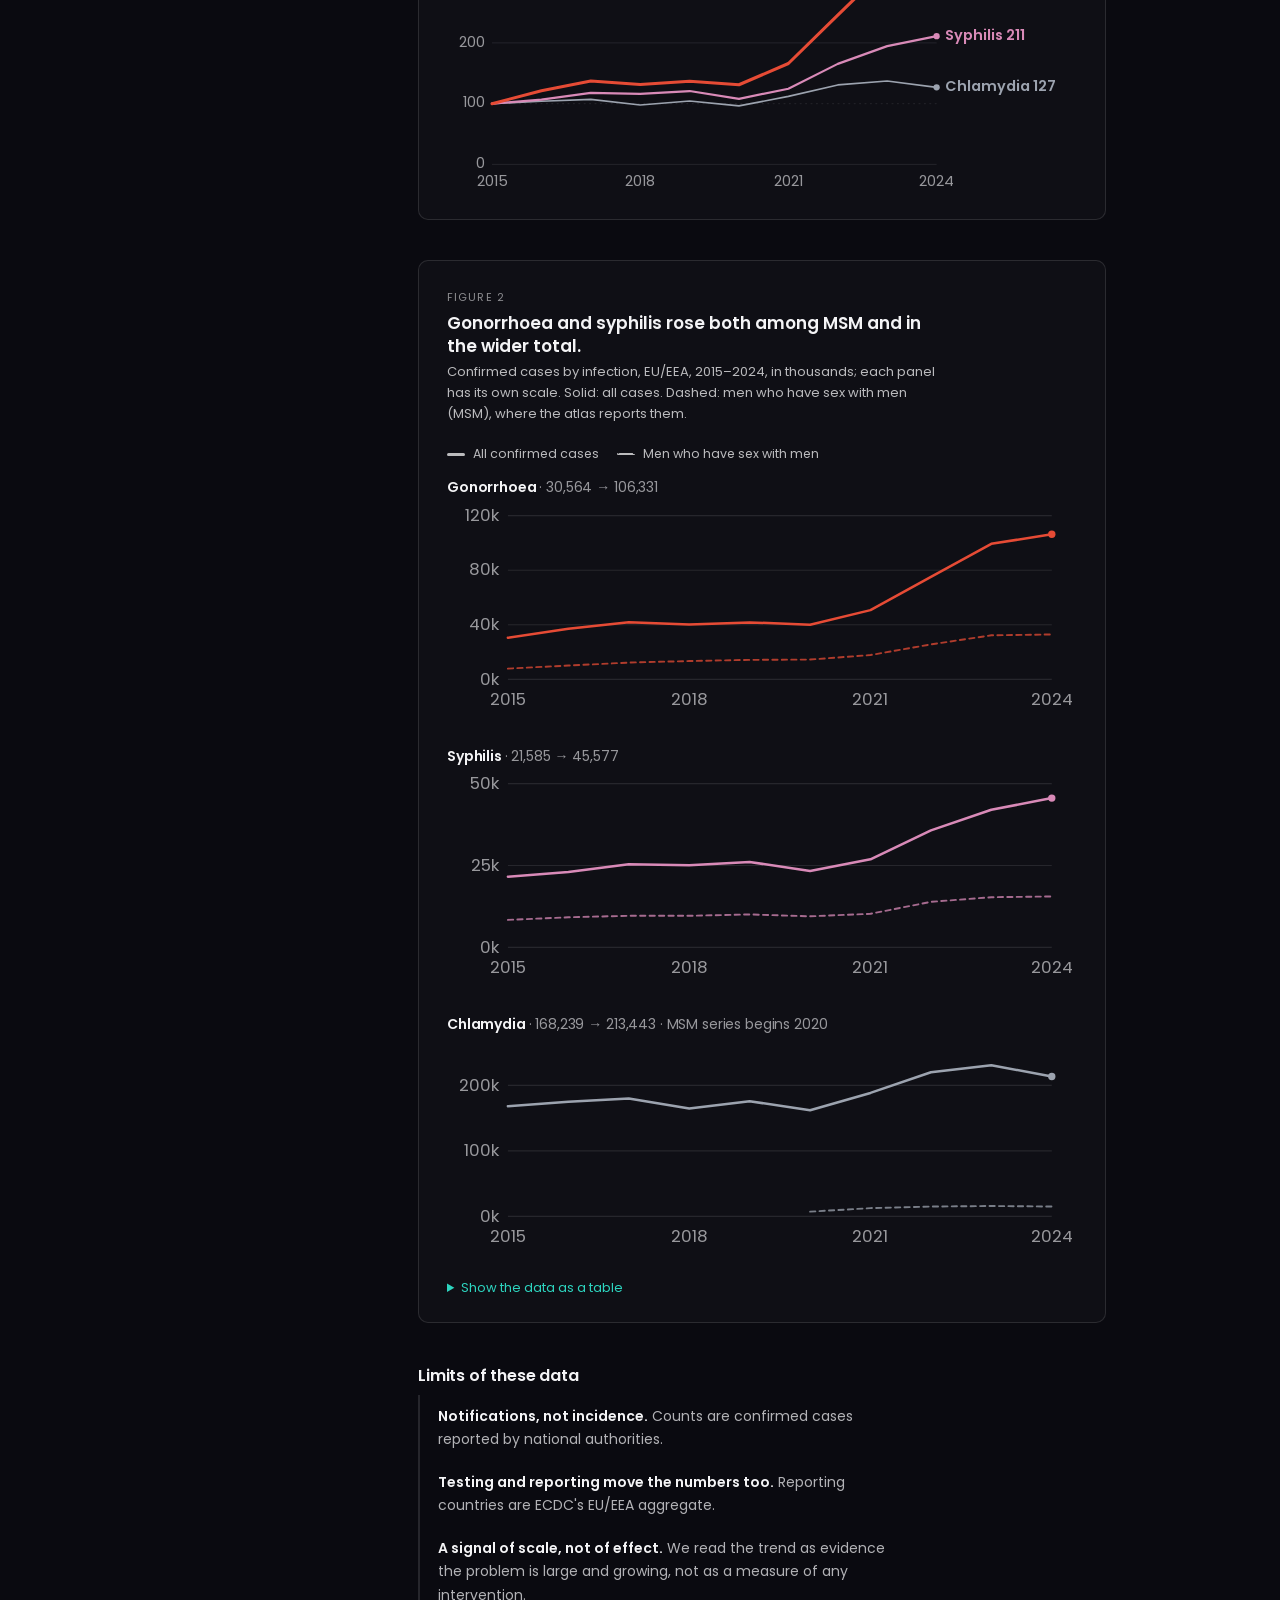
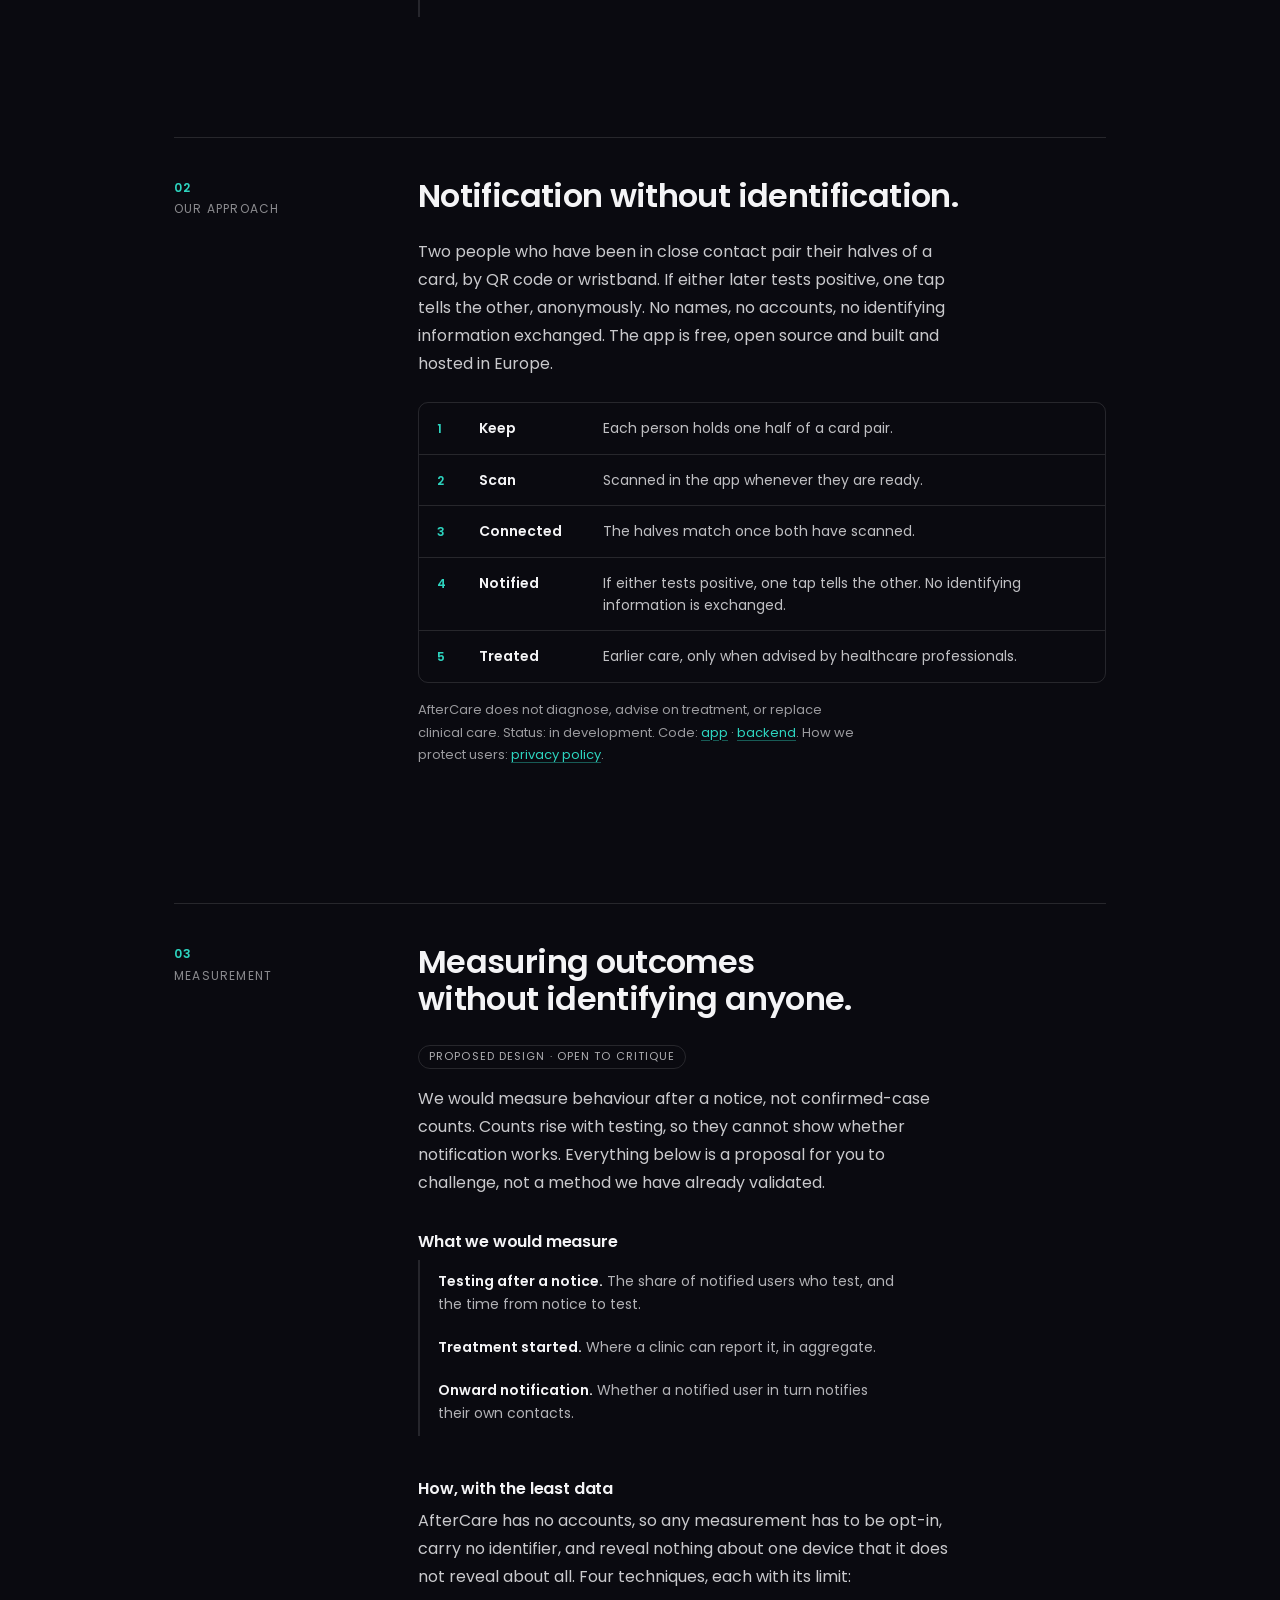
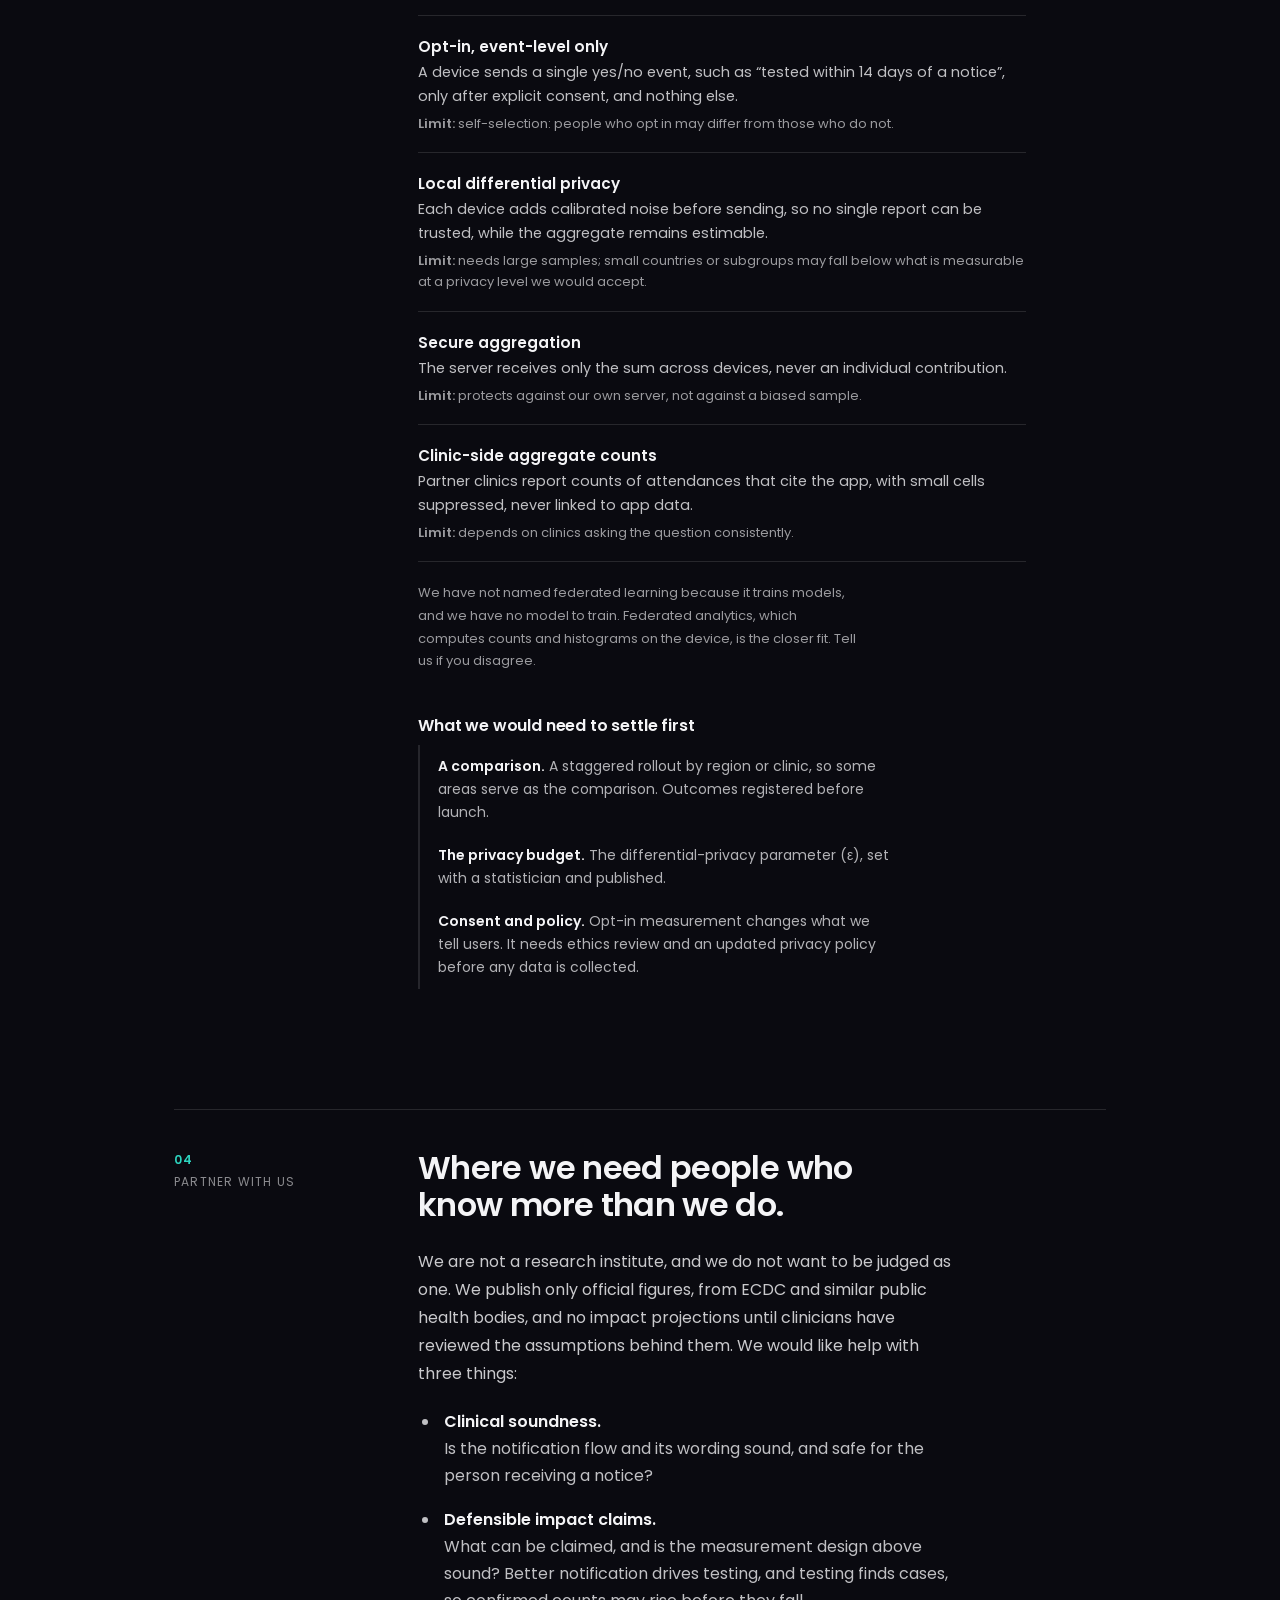
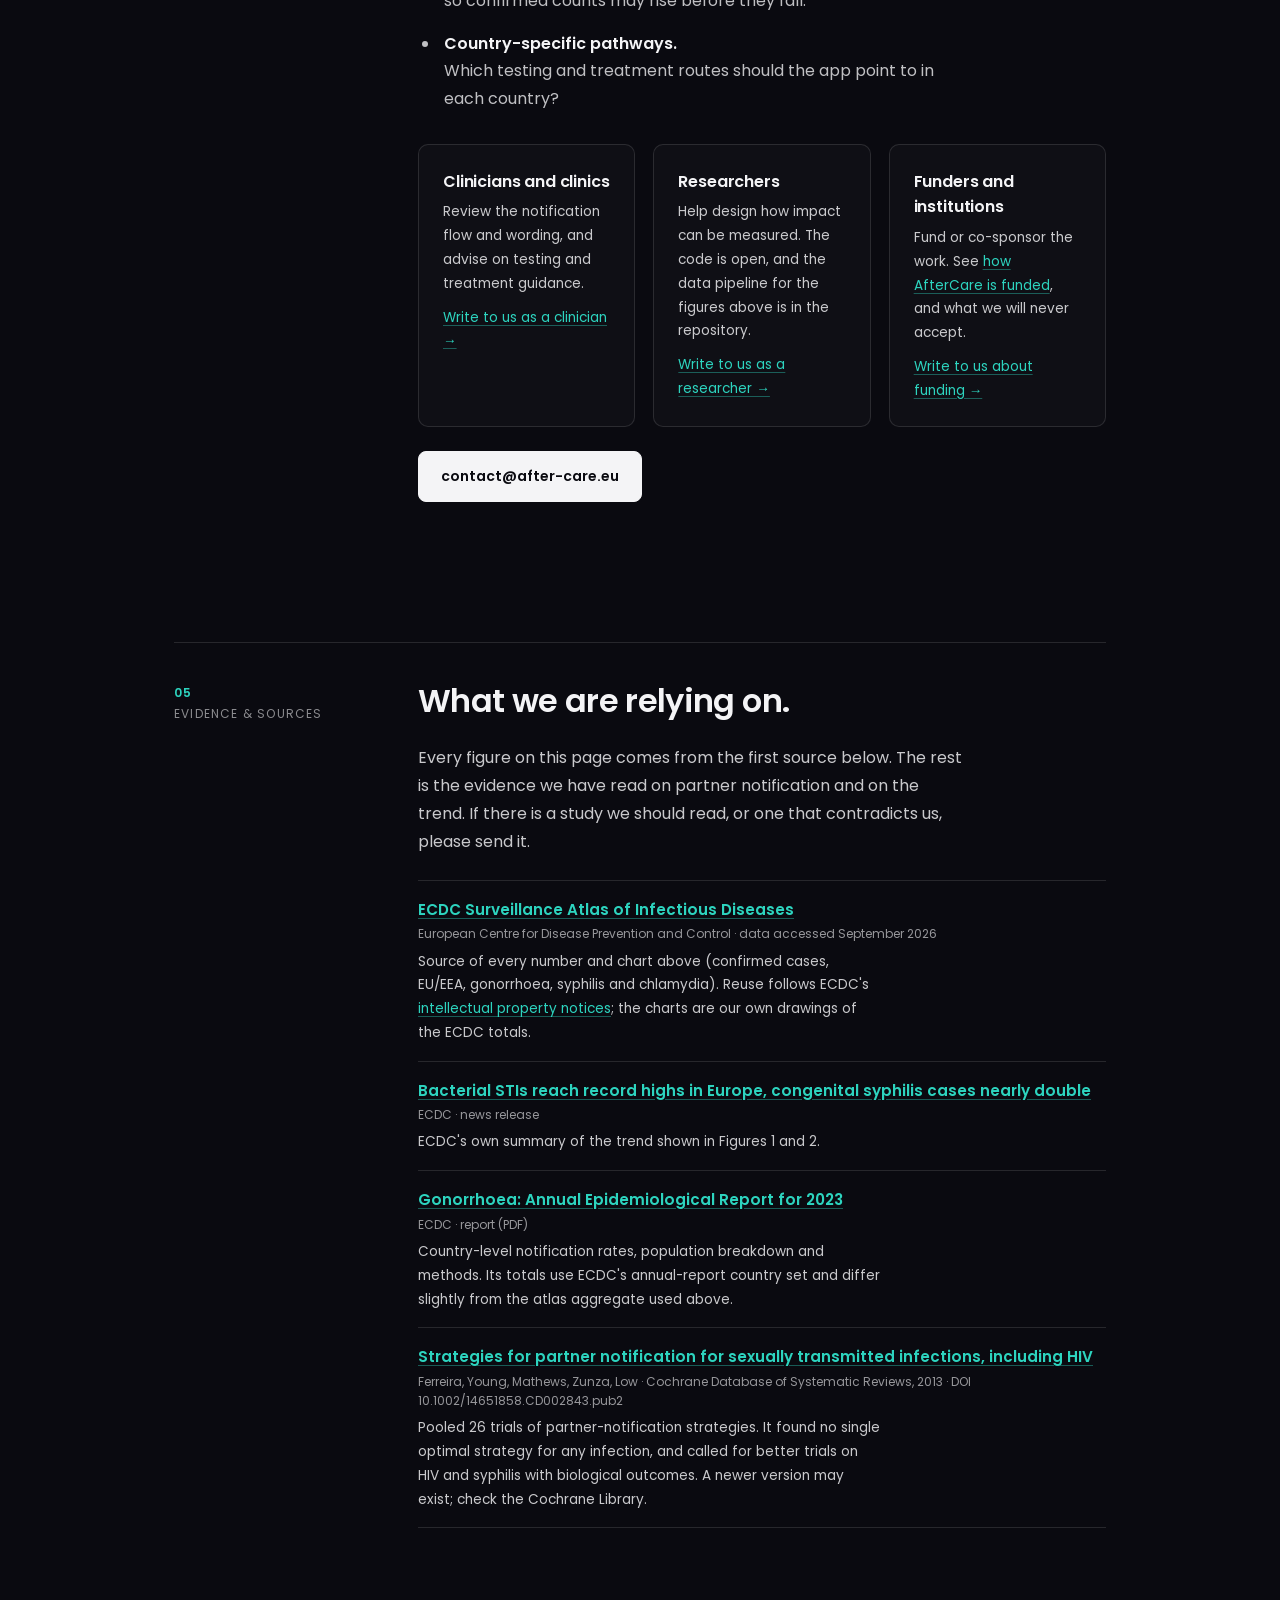
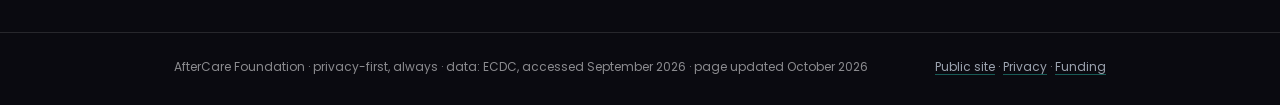
<file: partners/index.html>
<!doctype html>
<html lang="en">
  <head>
    <meta charset="UTF-8" />
    <meta name="viewport" content="width=device-width, initial-scale=1.0" />
    <meta name="theme-color" content="#0a0a10" />
    <meta name="color-scheme" content="dark" />
    <meta
      name="description"
      content="AfterCare is an anonymous STI exposure-notification app. We are looking for clinicians, researchers and institutions to review, advise and partner. Official ECDC figures and sources included."
    />
    <title>Clinical and research partnerships — AfterCare</title>
    <link rel="canonical" href="https://www.after-care.eu/partners/" />
    <link
      rel="icon"
      href="../visual-assets/aftercare-logo.svg"
      type="image/svg+xml"
    />
    <link rel="alternate icon" href="../visual-assets/favicon-32.png" type="image/png" />
    <link rel="apple-touch-icon" href="../visual-assets/apple-touch-icon.png" />
    <link rel="stylesheet" href="../assets/a11y-panel.css" />
    <script src="../assets/viewport-inset.js" defer></script>
    <link
      rel="preload"
      href="../assets/fonts/poppins-regular.woff2"
      as="font"
      type="font/woff2"
      crossorigin
    />
    <link
      rel="preload"
      href="../assets/fonts/poppins-semibold.woff2"
      as="font"
      type="font/woff2"
      crossorigin
    />
    <style>
      /* Self-hosted Poppins — see the longer note in the root index.html.
         Never a font CDN; only 400 and 600 ship. */
      @font-face {
        font-family: "Poppins";
        src: url("../assets/fonts/poppins-regular.woff2") format("woff2");
        font-weight: 400;
        font-style: normal;
        font-display: swap;
      }
      @font-face {
        font-family: "Poppins";
        src: url("../assets/fonts/poppins-semibold.woff2") format("woff2");
        font-weight: 600;
        font-style: normal;
        font-display: swap;
      }
      :root {
        --bg: #0a0a10;
        --bg2: #0f0f17;
        --purple: #1d4ed8;
        --purple-light: #60a5fa;
        --teal: #2dd4bf;
        --white: #f4f4f6;
        --gray: #9ca3af;
        --fg-rgb: 244, 244, 246;
        --control-border-alpha: 0.4;
        /* Same motion curves as the home page: calm decelerates with no
           overshoot (colour, fades); soft settles slightly (anything
           that lifts or scales). */
        --ease-calm: cubic-bezier(0.22, 1, 0.36, 1);
        --ease-soft: cubic-bezier(0.34, 1.4, 0.64, 1);
      }
      :root[data-theme="light"] {
        --bg: #f5f6fa;
        --bg2: #ffffff;
        --purple-light: #2563eb;
        --teal: #0f766e;
        --white: #14141c;
        --gray: #4b5563;
        --fg-rgb: 20, 20, 28;
        --control-border-alpha: 0.5;
      }
      :root[data-text-size="lg"] {
        font-size: 112.5%;
      }
      :root[data-text-size="xl"] {
        font-size: 125%;
      }
      :root[data-contrast="high"] {
        --gray: var(--white);
        --control-border-alpha: 0.7;
        /* Added to the alpha of every dimmed text colour, so they all reach
           full ink strength; 0 (the default) leaves normal mode untouched. */
        --text-boost: 1;
      }
      /* --teal is also used as text; the light-theme value is only 5.1:1. */
      :root[data-contrast="high"][data-theme="light"] {
        --teal: #0a5750;
      }
      :root[data-contrast="high"] :focus-visible {
        outline-width: 3px;
        outline-offset: 4px;
      }

      :root {
        /* Disease series: gonorrhoea red, syphilis mauve, chlamydia grey. Never
           the brand blue/teal, which stay reserved for the response. */
        --c-gono: #e64b35;
        --c-syph: #d98ab8;
        --c-chl: #9ca3af;
        --hair: rgba(var(--fg-rgb), 0.12);
      }
      :root[data-theme="light"] {
        --c-gono: #b3321f;
        --c-syph: #a23e7b;
        --c-chl: #4b5563;
      }
      * {
        box-sizing: border-box;
      }
      html,
      body {
        margin: 0;
        min-height: 100%;
      }
      html {
        scroll-padding-top: 16px;
      }
      @media (prefers-reduced-motion: no-preference) {
        html {
          scroll-behavior: smooth;
        }
      }
      :root[data-motion="reduced"] {
        scroll-behavior: auto;
      }
      body {
        background: var(--bg);
        color: var(--white);
        font-family: "Poppins", -apple-system, "Segoe UI", Helvetica, Arial,
          sans-serif;
        -webkit-font-smoothing: antialiased;
        text-rendering: optimizeLegibility;
        -webkit-tap-highlight-color: transparent;
        line-height: 1.6;
        display: flex;
        flex-direction: column;
        min-height: 100vh;
        min-height: 100svh;
        padding-top: var(--chrome-top-inset, 0px);
      }
      a {
        color: var(--teal);
        text-underline-offset: 3px;
        text-decoration-color: rgba(45, 212, 191, 0.4);
        transition: text-decoration-color 0.2s ease;
      }
      a:hover,
      a:focus-visible {
        text-decoration-color: currentColor;
      }
      :focus-visible {
        outline: 2px solid var(--purple-light);
        outline-offset: 3px;
        border-radius: 4px;
      }
      .sr {
        position: absolute;
        width: 1px;
        height: 1px;
        overflow: hidden;
        clip: rect(0 0 0 0);
        white-space: nowrap;
      }
      .wrap {
        flex: 1 0 auto;
        width: 100%;
        max-width: 980px;
        margin: 0 auto;
        padding: 0 24px;
      }

      /* ---- masthead: the discreet mark, not the consumer lockup ---- */
      .mast {
        display: flex;
        flex-wrap: wrap;
        align-items: center;
        justify-content: space-between;
        gap: 12px 24px;
        padding: 28px 0 22px;
        border-bottom: 1px solid var(--hair);
      }
      .org {
        display: inline-flex;
        align-items: center;
        gap: 12px;
        color: var(--white);
        text-decoration: none;
      }
      .org img {
        width: 40px;
        height: 40px;
        border-radius: 9px;
        object-fit: contain;
      }
      /* The Foundation builds the app: it leads, and the arrow points at what
         it makes. The playful consumer mark is quieter. */
      .lineage {
        display: flex;
        align-items: center;
        gap: 8px;
      }
      .parent {
        display: inline-flex;
        align-items: center;
        gap: 8px;
        color: rgba(var(--fg-rgb), calc(0.6 + var(--text-boost, 0)));
        font-size: 0.6875rem;
        letter-spacing: 0.08em;
        text-transform: uppercase;
        text-decoration: none;
      }
      /* Same tile size and corner radius as the Foundation mark, so the
         two read as siblings; the hairline stops the black tile dissolving
         into the page. */
      .parent img,
      .org img {
        width: 40px;
        height: 40px;
        border-radius: 9px;
        object-fit: contain;
        outline: 1px solid rgba(var(--fg-rgb), 0.18);
        outline-offset: -1px;
      }
      .parent img {
        opacity: 0.85;
      }
      .parent:hover,
      .parent:focus-visible {
        color: var(--white);
      }
      .parent:hover img,
      .parent:focus-visible img {
        opacity: 1;
      }
      .branch {
        flex: none;
        color: rgba(var(--fg-rgb), 0.4);
      }
      .arm {
        display: none;
      }
      /* Phones: one name leads, a role label differentiates (endorsed
         brand). The heart mark and arrow return on wider screens. */
      @media (max-width: 700px) {
        .parent,
        .branch {
          display: none;
        }
        .org-name b {
          font-size: 1.125rem;
          letter-spacing: -0.02em;
        }
        .org-name b i {
          font-style: normal;
          font-weight: 400;
          color: rgba(var(--fg-rgb), calc(0.65 + var(--text-boost, 0)));
        }
        .org-name .role {
          display: none;
        }
        .org-name .arm {
          display: inline-block;
          width: fit-content;
          margin-top: 5px;
          padding: 2px 9px;
          border: 1px solid var(--hair);
          border-radius: 99px;
          font-size: 0.5625rem;
          letter-spacing: 0.06em;
          white-space: nowrap;
          text-transform: uppercase;
          color: rgba(var(--fg-rgb), calc(0.65 + var(--text-boost, 0)));
        }
      }
      .org-name {
        display: flex;
        flex-direction: column;
        line-height: 1.25;
      }
      .org-name b {
        font-size: 0.875rem;
        font-weight: 600;
        letter-spacing: -0.01em;
      }
      .org-name span {
        font-size: 0.6875rem;
        letter-spacing: 0.1em;
        text-transform: uppercase;
        color: rgba(var(--fg-rgb), calc(0.55 + var(--text-boost, 0)));
      }
      .mast nav {
        display: flex;
        flex-wrap: wrap;
        gap: 4px 22px;
        font-size: 0.8125rem;
      }
      .mast nav a {
        color: var(--gray);
        text-decoration: none;
        padding: 4px 0;
      }
      .mast nav a:hover,
      .mast nav a:focus-visible {
        color: var(--white);
      }

      /* ---- hero ---- */
      .hero {
        padding: clamp(56px, 9vw, 104px) 0 clamp(40px, 6vw, 64px);
        max-width: 760px;
      }
      .kicker {
        margin: 0 0 20px;
        font-size: 0.75rem;
        letter-spacing: 0.1em;
        text-transform: uppercase;
        color: var(--teal);
        font-weight: 600;
      }
      h1 {
        margin: 0 0 22px;
        font-size: clamp(2rem, 1.2rem + 3.2vw, 3.2rem);
        font-weight: 600;
        line-height: 1.08;
        letter-spacing: -0.03em;
        text-wrap: balance;
      }
      .dek {
        margin: 0 0 30px;
        max-width: 38em;
        font-size: clamp(1rem, 0.9rem + 0.4vw, 1.125rem);
        color: rgba(var(--fg-rgb), calc(0.7 + var(--text-boost, 0)));
      }
      .actions {
        display: flex;
        flex-wrap: wrap;
        gap: 12px;
      }
      .btn {
        display: inline-flex;
        align-items: center;
        padding: 12px 22px;
        border: 1px solid rgba(var(--fg-rgb), var(--control-border-alpha));
        border-radius: 8px;
        background: transparent;
        color: var(--white);
        font-family: inherit;
        font-size: 0.875rem;
        font-weight: 600;
        text-decoration: none;
        transition:
          background-color 0.2s ease,
          border-color 0.2s ease;
      }
      .btn:hover,
      .btn:focus-visible {
        background: rgba(var(--fg-rgb), 0.08);
        border-color: rgba(var(--fg-rgb), 0.5);
      }
      .btn.primary {
        background: var(--white);
        border-color: var(--white);
        color: var(--bg);
      }
      .btn.primary:hover,
      .btn.primary:focus-visible {
        background: rgba(var(--fg-rgb), 0.86);
      }

      /* ---- key figures ---- */
      .stats {
        display: grid;
        grid-template-columns: 1fr;
        border: 1px solid var(--hair);
        border-radius: 10px;
        background: rgba(var(--fg-rgb), 0.025);
      }
      @media (min-width: 700px) {
        .stats {
          grid-template-columns: repeat(3, 1fr);
        }
        .stat + .stat {
          border-left: 1px solid var(--hair);
          border-top: 0;
        }
      }
      .stat {
        display: flex;
        flex-direction: column;
        gap: 4px;
        padding: 22px 24px;
      }
      .stat + .stat {
        border-top: 1px solid var(--hair);
      }
      .stat-name {
        font-size: 0.75rem;
        letter-spacing: 0.08em;
        text-transform: uppercase;
        color: rgba(var(--fg-rgb), calc(0.6 + var(--text-boost, 0)));
      }
      .stat b {
        font-size: 2.4rem;
        line-height: 1.1;
        font-weight: 600;
        letter-spacing: -0.03em;
      }
      .stat-range {
        font-size: 0.8125rem;
        color: rgba(var(--fg-rgb), calc(0.6 + var(--text-boost, 0)));
        font-variant-numeric: tabular-nums;
      }
      .stats-note {
        margin: 12px 0 0;
        font-size: 0.75rem;
        color: rgba(var(--fg-rgb), calc(0.55 + var(--text-boost, 0)));
      }

      /* ---- sections: a quiet label column and a reading column ---- */
      .sec {
        display: grid;
        grid-template-columns: 1fr;
        gap: 18px;
        margin-top: clamp(72px, 10vw, 120px);
        padding-top: 40px;
        border-top: 1px solid var(--hair);
        scroll-margin-top: 16px;
      }
      @media (min-width: 860px) {
        .sec {
          grid-template-columns: 180px 1fr;
          gap: 64px;
        }
      }
      .sec-label {
        font-size: 0.75rem;
        letter-spacing: 0.1em;
        text-transform: uppercase;
        color: rgba(var(--fg-rgb), calc(0.55 + var(--text-boost, 0)));
      }
      .sec-label b {
        display: block;
        margin-bottom: 2px;
        font-weight: 600;
        color: var(--teal);
      }

      /* ---- desktop: a floating table of contents in the left margin ----
         Fixed and vertically centred. The margin beside the 980px column is
         only ~60px at 1100px wide, so there it shows numbers alone and opens
         on hover or focus; from 1360px up the labels are always shown. */
      .toc {
        display: none;
      }
      @media (min-width: 1100px) {
        .toc {
          display: block;
          position: fixed;
          z-index: 5;
          top: 50%;
          left: max(12px, calc(50vw - 490px - 188px));
          transform: translateY(-50%);
          font-size: 0.8125rem;
        }
        .toc-title,
        .toc-label,
        .toc-aside {
          display: none;
        }
        .toc:hover .toc-label,
        .toc:focus-within .toc-label,
        .toc:hover .toc-title,
        .toc:focus-within .toc-title,
        .toc:hover .toc-aside,
        .toc:focus-within .toc-aside {
          display: inline;
        }
        .toc:hover .toc-title,
        .toc:focus-within .toc-title {
          display: block;
        }
        .toc:hover,
        .toc:focus-within {
          padding: 14px 16px 14px 14px;
          margin: -14px 0 0 -14px;
          background: var(--bg);
          border: 1px solid var(--hair);
          border-radius: 10px;
        }
      }
      @media (min-width: 1360px) {
        .toc-label,
        .toc-title,
        .toc-aside {
          display: inline;
        }
        .toc-title {
          display: block;
        }
        .toc,
        .toc:hover,
        .toc:focus-within {
          padding: 0;
          margin: 0;
          background: none;
          border: 0;
        }
      }
      /* ---- phones and tablets: a "you are here" strip, pinned to the thumb
         zone. Five segments = five sections; done dim, current bright. ---- */
      .here {
        display: none;
      }
      @media (max-width: 1099px) {
        .here {
          position: fixed;
          z-index: 5;
          left: 0;
          right: 0;
          bottom: 0;
          padding: 10px 16px calc(8px + env(safe-area-inset-bottom));
          background: var(--bg);
          border-top: 1px solid var(--hair);
        }
        .here[hidden] {
          display: none;
        }
        .here:not([hidden]) {
          display: block;
        }
      }
      .here-label {
        display: flex;
        justify-content: space-between;
        gap: 12px;
        margin: 0 0 6px;
        font-size: 0.75rem;
        line-height: 1.3;
        color: rgba(var(--fg-rgb), calc(0.7 + var(--text-boost, 0)));
      }
      .here-label b {
        color: var(--white);
        font-weight: 600;
      }
      .here-label span:last-child {
        font-variant-numeric: tabular-nums;
      }
      .here-segs {
        display: grid;
        grid-template-columns: repeat(5, 1fr);
        gap: 6px;
        margin: 0;
        padding: 0;
        list-style: none;
      }
      .here-segs a {
        display: block;
        padding: 10px 0;
      }
      .here-segs a::before {
        content: "";
        display: block;
        height: 4px;
        border-radius: 2px;
        background: rgba(var(--fg-rgb), 0.18);
      }
      .here-segs a.done::before {
        background: rgba(45, 212, 191, 0.4);
      }
      .here-segs a[aria-current="true"]::before {
        background: var(--teal);
      }
      :root[data-contrast="high"] .here-segs a::before {
        background: rgba(var(--fg-rgb), 0.45);
      }
      :root[data-contrast="high"] .here-segs a.done::before {
        background: var(--teal);
        opacity: 0.6;
      }
      .toc-title {
        margin: 0 0 12px;
        font-size: 0.6875rem;
        letter-spacing: 0.1em;
        text-transform: uppercase;
        color: rgba(var(--fg-rgb), calc(0.55 + var(--text-boost, 0)));
      }
      .toc ol {
        margin: 0;
        padding: 0;
        list-style: none;
        border-left: 1px solid var(--hair);
      }
      .toc a {
        display: block;
        padding: 6px 0 6px 14px;
        margin-left: -1px;
        border-left: 2px solid transparent;
        color: rgba(var(--fg-rgb), calc(0.62 + var(--text-boost, 0)));
        text-decoration: none;
        line-height: 1.4;
      }
      .toc a:hover,
      .toc a:focus-visible {
        color: var(--white);
      }
      .toc a[aria-current="true"] {
        color: var(--white);
        font-weight: 600;
        border-left-color: var(--teal);
      }
      .toc-n {
        display: inline-block;
        width: 1.7em;
        color: rgba(var(--fg-rgb), calc(0.45 + var(--text-boost, 0)));
        font-variant-numeric: tabular-nums;
      }
      .toc-aside {
        margin: 16px 0 0;
        padding-left: 15px;
      }
      .toc-aside a {
        display: inline;
        padding: 0;
        border: 0;
        margin: 0;
        color: var(--teal);
      }
      h2 {
        margin: 0 0 24px;
        max-width: 22em;
        font-size: clamp(1.4rem, 1rem + 1.6vw, 2rem);
        font-weight: 600;
        line-height: 1.15;
        letter-spacing: -0.02em;
        text-wrap: balance;
      }
      h3 {
        margin: 0 0 6px;
        font-size: 1rem;
        font-weight: 600;
        letter-spacing: -0.01em;
      }
      .sec p {
        margin: 0 0 1.25em;
        max-width: 34em;
        font-size: 1rem;
        line-height: 1.75;
        color: rgba(var(--fg-rgb), calc(0.82 + var(--text-boost, 0)));
      }
      .sec p.small {
        font-size: 0.8125rem;
        color: rgba(var(--fg-rgb), calc(0.62 + var(--text-boost, 0)));
      }

      /* ---- figures ---- */
      figure {
        margin: 40px 0 0;
        padding: 28px 28px 24px;
        border: 1px solid var(--hair);
        border-radius: 10px;
        background: rgba(var(--fg-rgb), 0.025);
      }
      figcaption {
        margin: 0 0 20px;
        max-width: 38em;
        font-size: 0.8125rem;
        line-height: 1.6;
        color: rgba(var(--fg-rgb), calc(0.75 + var(--text-boost, 0)));
      }
      figcaption b {
        color: var(--white);
        font-weight: 600;
      }
      /* Finding first, method second (front-loading). */
      figcaption .find {
        display: block;
        margin-bottom: 4px;
        font-size: 1.0625rem;
        line-height: 1.35;
        font-weight: 600;
        color: var(--white);
      }
      figcaption .fig-n {
        display: block;
        margin-bottom: 6px;
        font-size: 0.6875rem;
        letter-spacing: 0.1em;
        text-transform: uppercase;
        color: rgba(var(--fg-rgb), calc(0.55 + var(--text-boost, 0)));
      }
      .base {
        stroke: rgba(var(--fg-rgb), 0.4);
        stroke-dasharray: 2 4;
      }
      .series.lead {
        stroke-width: 3.4;
      }
      .series.quiet {
        stroke-width: 1.8;
      }
      figure svg {
        display: block;
        width: 100%;
        height: auto;
        max-width: 720px;
        overflow: visible;
      }
      .grid {
        stroke: rgba(var(--fg-rgb), 0.1);
        stroke-width: 1;
      }
      .ax {
        font-size: 16px;
        fill: rgba(var(--fg-rgb), calc(0.6 + var(--text-boost, 0)));
      }
      .endlab {
        font-size: 16px;
        font-weight: 600;
      }
      .series {
        fill: none;
        stroke-width: 2.4;
        stroke-linecap: round;
        stroke-linejoin: round;
      }
      .series.msm {
        stroke-width: 1.8;
        stroke-dasharray: 5 4;
        opacity: 0.75;
      }
      .legend {
        display: flex;
        flex-wrap: wrap;
        gap: 6px 18px;
        margin: 0 0 12px;
        padding: 0;
        list-style: none;
        font-size: 0.78rem;
        color: rgba(var(--fg-rgb), calc(0.75 + var(--text-boost, 0)));
      }
      .legend li {
        display: inline-flex;
        align-items: center;
        gap: 8px;
      }
      .legend i {
        display: inline-block;
        width: 18px;
        height: 0;
        border-top: 3px solid currentColor;
        border-radius: 2px;
      }
      .legend i.dash {
        border-top: 2px dashed currentColor;
      }
      .panels {
        display: grid;
        gap: 32px;
      }
      .panel h3 {
        margin-bottom: 4px;
        font-size: 0.875rem;
      }
      .panel h3 span {
        font-weight: 400;
        color: rgba(var(--fg-rgb), calc(0.6 + var(--text-boost, 0)));
      }
      details {
        margin-top: 28px;
        font-size: 0.8125rem;
      }
      summary {
        cursor: pointer;
        color: var(--teal);
        width: fit-content;
      }
      .tablewrap {
        margin-top: 12px;
        overflow-x: auto;
      }
      table {
        border-collapse: collapse;
        width: 100%;
        min-width: 620px;
        font-size: 0.78rem;
        font-variant-numeric: tabular-nums;
      }
      th,
      td {
        padding: 6px 10px;
        text-align: right;
        border-bottom: 1px solid var(--hair);
        white-space: nowrap;
      }
      thead th {
        font-weight: 600;
        color: var(--white);
      }
      tbody th {
        text-align: left;
        font-weight: 600;
      }
      td {
        color: rgba(var(--fg-rgb), calc(0.8 + var(--text-boost, 0)));
      }

      /* ---- approach, asks, sources ---- */
      .flow {
        display: grid;
        gap: 0;
        margin: 24px 0 0;
        padding: 0;
        list-style: none;
        border: 1px solid var(--hair);
        border-radius: 10px;
        counter-reset: s;
      }
      .flow li {
        counter-increment: s;
        display: grid;
        grid-template-columns: 28px 110px 1fr;
        gap: 4px 14px;
        align-items: baseline;
        padding: 14px 18px;
        font-size: 0.875rem;
        color: rgba(var(--fg-rgb), calc(0.78 + var(--text-boost, 0)));
      }
      .flow li + li {
        border-top: 1px solid var(--hair);
      }
      .flow li::before {
        content: counter(s);
        font-size: 0.75rem;
        font-weight: 600;
        color: var(--teal);
      }
      .flow b {
        color: var(--white);
        font-weight: 600;
      }
      @media (max-width: 560px) {
        .flow li {
          grid-template-columns: 24px 1fr;
        }
        .flow li span {
          grid-column: 2;
        }
      }
      .cards {
        display: grid;
        grid-template-columns: 1fr;
        gap: 18px;
        margin-top: 32px;
      }
      @media (min-width: 700px) {
        .cards {
          grid-template-columns: repeat(3, 1fr);
        }
      }
      .pcard {
        padding: 24px;
        border: 1px solid var(--hair);
        border-radius: 10px;
        background: rgba(var(--fg-rgb), 0.025);
      }
      .pcard p {
        margin: 0 0 10px;
        font-size: 0.85rem;
      }
      .pcard p:last-child {
        margin-bottom: 0;
      }
      .methods {
        margin: 24px 0 0;
        padding: 0;
        list-style: none;
        max-width: 38em;
        border-top: 1px solid var(--hair);
      }
      .methods li {
        padding: 18px 0;
        border-bottom: 1px solid var(--hair);
        font-size: 0.9rem;
        line-height: 1.65;
        color: rgba(var(--fg-rgb), calc(0.78 + var(--text-boost, 0)));
      }
      .methods b {
        display: block;
        margin-bottom: 2px;
        font-size: 0.95rem;
        color: var(--white);
        font-weight: 600;
      }
      .methods .cost {
        display: block;
        margin-top: 4px;
        font-size: 0.8125rem;
        color: rgba(var(--fg-rgb), calc(0.62 + var(--text-boost, 0)));
      }
      .methods .cost::before {
        content: "Limit: ";
        font-weight: 600;
      }
      .status {
        display: inline-block;
        margin: 0 0 16px;
        padding: 2px 10px;
        border: 1px solid var(--hair);
        border-radius: 99px;
        font-size: 0.6875rem;
        letter-spacing: 0.1em;
        text-transform: uppercase;
        color: rgba(var(--fg-rgb), calc(0.7 + var(--text-boost, 0)));
      }
      .asks {
        margin: 0 0 24px;
        padding-left: 1.4em;
        max-width: 34em;
        font-size: 1rem;
        line-height: 1.7;
        color: rgba(var(--fg-rgb), calc(0.78 + var(--text-boost, 0)));
      }
      .asks li {
        margin-bottom: 16px;
        padding-left: 4px;
      }
      .asks li b {
        display: block;
        color: var(--white);
        font-weight: 600;
      }
      .limits {
        margin: 0;
        padding: 0;
        list-style: none;
        max-width: 34em;
        font-size: 0.875rem;
        line-height: 1.65;
        color: rgba(var(--fg-rgb), calc(0.72 + var(--text-boost, 0)));
      }
      .limits li {
        padding: 10px 0 10px 18px;
        border-left: 2px solid var(--hair);
      }
      .limits li b {
        color: var(--white);
        font-weight: 600;
      }
      .sources {
        margin: 24px 0 0;
        padding: 0;
        list-style: none;
        border-top: 1px solid var(--hair);
      }
      .sources li {
        padding: 16px 0;
        border-bottom: 1px solid var(--hair);
      }
      .sources .src-title {
        font-size: 0.95rem;
        font-weight: 600;
      }
      .sources .src-meta {
        display: block;
        margin: 2px 0 6px;
        font-size: 0.75rem;
        color: rgba(var(--fg-rgb), calc(0.6 + var(--text-boost, 0)));
      }
      .sources p {
        margin: 0;
        font-size: 0.85rem;
      }

      footer {
        flex: 0 0 auto;
        margin-top: clamp(64px, 9vw, 104px);
        border-top: 1px solid var(--hair);
        padding: 24px 0 calc(28px + env(safe-area-inset-bottom));
        font-size: 0.75rem;
        color: rgba(var(--fg-rgb), calc(0.55 + var(--text-boost, 0)));
      }
      footer .wrap {
        display: flex;
        flex-wrap: wrap;
        justify-content: space-between;
        gap: 8px 24px;
      }
      footer a {
        color: var(--gray);
      }
      :root[data-contrast="high"] figure,
      :root[data-contrast="high"] .stats,
      :root[data-contrast="high"] .pcard,
      :root[data-contrast="high"] .flow {
        border-color: rgba(var(--fg-rgb), 0.5);
      }
      /* Researchers print and save pages: ink on paper, no chrome. */
      @media print {
        :root {
          --bg: #fff;
          --white: #000;
          --gray: #333;
          --teal: #00564f;
          --fg-rgb: 0, 0, 0;
          --c-gono: #b3321f;
          --c-syph: #a23e7b;
          --c-chl: #444;
          --hair: #bbb;
        }
        body {
          background: #fff;
          color: #000;
        }
        .a11y-widget,
        .skip-link,
        .mast nav,
        .actions {
          display: none !important;
        }
        .toc,
        .here {
          display: none !important;
        }
        .doc {
          display: block !important;
        }
        figure,
        .stats,
        .flow,
        .pcard,
        .sources li {
          break-inside: avoid;
        }
        details:not([open]) > :not(summary) {
          display: block;
        }
        a {
          color: #000;
        }
      }

      /* Deliberately static: no entrance, scroll or hover motion on this page.
         Only colour changes on links and buttons, removed for reduced motion. */
      @media (prefers-reduced-motion: reduce) {
        a,
        .btn {
          transition: none;
        }
      }
      :root[data-motion="reduced"] a,
      :root[data-motion="reduced"] .btn {
        transition: none;
      }
    </style>
    <script>
      (function () {
        try {
          var root = document.documentElement;
          // Lets the CSS hide scroll-reveal content only when JS can reveal it.
          root.classList.add("js");
          // Light mode is temporarily hidden as an option (not yet
          // optimized) — dark stays forced regardless of any stored
          // "ac-theme" preference from before this was disabled.
          var size = localStorage.getItem("ac-text-size");
          if (size === "lg" || size === "xl") root.dataset.textSize = size;
          var contrast = localStorage.getItem("ac-contrast");
          if (
            contrast === "high" ||
            (contrast !== "off" &&
              window.matchMedia("(prefers-contrast: more)").matches)
          )
            root.dataset.contrast = "high";
          if (localStorage.getItem("ac-motion") === "reduced")
            root.dataset.motion = "reduced";
        } catch (e) {}
      })();
    </script>
  </head>
  <body>
    <a class="skip-link" href="#main-content">Skip to content</a>
    <div class="a11y-widget" id="a11yWidget">
      <button
        type="button"
        id="a11yToggle"
        class="a11y-toggle"
        aria-expanded="false"
        aria-controls="a11yPanel"
        aria-label="Accessibility settings"
      >
        <svg
          width="18"
          height="18"
          viewBox="0 0 24 24"
          fill="none"
          stroke="currentColor"
          stroke-width="2.5"
          stroke-linecap="round"
          stroke-linejoin="round"
          aria-hidden="true"
        >
          <line x1="4" y1="6" x2="20" y2="6" />
          <circle cx="9" cy="6" r="2" />
          <line x1="4" y1="12" x2="20" y2="12" />
          <circle cx="15" cy="12" r="2" />
          <line x1="4" y1="18" x2="20" y2="18" />
          <circle cx="9" cy="18" r="2" />
        </svg>
        <span class="a11y-toggle-label">Accessibility</span>
      </button>

      <div
        id="a11yPanel"
        class="a11y-panel"
        role="group"
        aria-label="Accessibility settings"
      >
        <p class="a11y-panel-heading">Accessibility settings</p>

        <div class="a11y-row">
          <span class="a11y-row-label">Text size</span>
          <div class="a11y-stepper" role="group" aria-label="Text size">
            <button
              type="button"
              id="a11yTextDecrease"
              aria-label="Decrease text size"
            >
              A−
            </button>
            <button
              type="button"
              id="a11yTextReset"
              aria-label="Reset text size"
              aria-pressed="true"
            >
              A
            </button>
            <button
              type="button"
              id="a11yTextIncrease"
              aria-label="Increase text size"
            >
              A+
            </button>
          </div>
        </div>

        <label class="a11y-toggle-row">
          <span class="a11y-row-label">High contrast</span>
          <input type="checkbox" role="switch" id="a11yContrastToggle" />
        </label>

        <label class="a11y-toggle-row">
          <span class="a11y-row-label">Reduce motion</span>
          <input type="checkbox" role="switch" id="a11yMotionToggle" />
        </label>
        <div
          id="a11yMotionNote"
          class="a11y-note"
          role="note"
          hidden
        >
          <p class="a11y-note-title">Motion is already reduced</p>
          <p>
            Your device is set to reduce motion (less sliding, fading and
            moving), so this page already is. We follow that setting, so the
            switch above stays on.
          </p>
          <p>
            <strong>To change it:</strong> on iPhone, open Settings &rsaquo;
            Accessibility &rsaquo; Motion. On Android, open Settings &rsaquo;
            Accessibility and look for &ldquo;Remove animations&rdquo;.
          </p>
        </div>

        <button type="button" id="a11yReset" class="a11y-reset">
          <svg
            width="14"
            height="14"
            viewBox="0 0 24 24"
            fill="none"
            stroke="currentColor"
            stroke-width="2"
            stroke-linecap="round"
            stroke-linejoin="round"
            aria-hidden="true"
          >
            <path d="M3 12a9 9 0 1 0 9-9 9.75 9.75 0 0 0-6.74 2.74L3 8" />
            <path d="M3 3v5h5" />
          </svg>
          Reset to defaults
        </button>
      </div>
    </div>
    <div class="glow" aria-hidden="true"></div>
    <div id="progress" aria-hidden="true"></div>
    <div class="wrap">
      <header class="mast">
        <div class="lineage">
          <a class="org" href="./">
            <img src="../visual-assets/aftercare-icon-halo.png" alt="" width="40" height="40" />
            <span class="org-name"><b>AfterCare <i>Foundation</i></b><span class="role">Research &amp; clinical arm</span><span class="arm">Research &amp; clinical arm of the app</span></span>
          </a>
          <svg class="branch" width="44" height="28" viewBox="0 0 44 28" fill="none" aria-hidden="true">
            <circle cx="3" cy="14" r="2.5" fill="currentColor" />
            <path d="M5 14h34" stroke="currentColor" stroke-width="1.5" stroke-linecap="round" stroke-dasharray="1 4" />
            <path d="M36 9l5 5-5 5" stroke="currentColor" stroke-width="1.5" stroke-linecap="round" stroke-linejoin="round" />
          </svg>
          <a class="parent" href="../" aria-label="AfterCare, the consumer app the Foundation builds (public site)">
            <img src="../visual-assets/apple-touch-icon.png" alt="" width="40" height="40" />
            <span>The app</span>
          </a>
        </div>
        <nav aria-label="On this page">
          <a href="#problem">Problem</a>
          <a href="#approach">Approach</a>
          <a href="#measure">Measurement</a>
          <a href="#partner">Partner</a>
          <a href="#evidence">Evidence</a>
          <a href="../">Public site</a>
        </nav>
      </header>

      <main id="main-content">
        <section class="hero">
          <p class="kicker">For clinicians, researchers and funders</p>
          <h1>Closing the gaps in STI partner notification.</h1>
          <p class="dek">
            AfterCare is an anonymous exposure-notification app for sexually
            transmitted infections. We are building it in the open, and we want
            the people who treat and study these infections to review it, shape
            it, and tell us where we are wrong.
          </p>
          <div class="actions">
            <a class="btn primary" href="mailto:contact@after-care.eu?subject=Partnership%20enquiry">Partner with us</a>
            <a class="btn" href="#evidence">Read the evidence</a>
          </div>
        </section>

        <div class="stats">
          <div class="stat">
            <span class="stat-name">Gonorrhoea</span>
            <b style="color:var(--c-gono)">+248%</b>
            <span class="stat-range">30,564 → 106,331</span>
          </div>
          <div class="stat">
            <span class="stat-name">Syphilis</span>
            <b style="color:var(--c-syph)">+111%</b>
            <span class="stat-range">21,585 → 45,577</span>
          </div>
          <div class="stat">
            <span class="stat-name">Chlamydia</span>
            <b style="color:var(--c-chl)">+27%</b>
            <span class="stat-range">168,239 → 213,443</span>
          </div>
        </div>
        <p class="stats-note">Change in confirmed cases reported to ECDC, EU/EEA, 2015 → 2024. Source: ECDC Surveillance Atlas of Infectious Diseases.</p>

        <div class="doc">
        <nav class="toc" aria-label="On this page">
          <p class="toc-title">On this page</p>
          <ol>
            <li><a href="#problem"><span class="toc-n">01</span><span class="toc-label">Problem</span></a></li>
            <li><a href="#approach"><span class="toc-n">02</span><span class="toc-label">Approach</span></a></li>
            <li><a href="#measure"><span class="toc-n">03</span><span class="toc-label">Measurement</span></a></li>
            <li><a href="#partner"><span class="toc-n">04</span><span class="toc-label">Partner</span></a></li>
            <li><a href="#evidence"><span class="toc-n">05</span><span class="toc-label">Evidence</span></a></li>
          </ol>
          <p class="toc-aside"><a href="../">Public site &rarr;</a></p>
        </nav>
        <nav class="here" id="here" aria-label="Section progress" hidden>
          <p class="here-label" aria-hidden="true"><span id="hereName"></span><span id="hereOf"></span></p>
          <ol class="here-segs">
            <li><a href="#problem" aria-label="01 Problem"></a></li>
            <li><a href="#approach" aria-label="02 Approach"></a></li>
            <li><a href="#measure" aria-label="03 Measurement"></a></li>
            <li><a href="#partner" aria-label="04 Partner"></a></li>
            <li><a href="#evidence" aria-label="05 Evidence"></a></li>
          </ol>
        </nav>
        <div class="doc-main">
        <section class="sec" id="problem" aria-labelledby="h-problem">
          <div class="sec-label"><b>01</b>The problem</div>
          <div>
            <h2 id="h-problem">Bacterial STIs are at record levels across Europe.</h2>
            <p>
              ECDC reports that confirmed cases of gonorrhoea, syphilis and
              chlamydia have all risen over the last decade, and its report for
              2023 describes the highest gonorrhoea notification rate recorded
              since European reporting began in 2009.
            </p>
            <p>
              Partner notification is a standard part of STI care, but it
              depends on a patient being able to name and reach their
              partners. After an anonymous encounter that is often not
              possible. That gap is what AfterCare is built for. It is our
              motivation, not a finding, and Section 04 says where we most
              need it tested.
            </p>
            
          <figure>
            <figcaption><span class="fig-n">Figure 1</span><span class="find">Gonorrhoea has more than tripled since 2015; syphilis has doubled; chlamydia is up about a quarter.</span>Confirmed cases, EU/EEA, indexed to 2015 = 100.</figcaption>
            <svg viewBox="0 0 700 320" role="img" aria-labelledby="f1t f1d"><title id="f1t">Confirmed STI cases in the EU/EEA, indexed to 2015 = 100</title><desc id="f1d">By 2024, gonorrhoea is at 348, syphilis at 211 and chlamydia at 127.</desc><line class="grid" x1="50" x2="544" y1="286.0" y2="286.0" /><text class="ax" x="42" y="290.0" text-anchor="end">0</text><line class="grid base" x1="50" x2="544" y1="218.5" y2="218.5" /><text class="ax" x="42" y="222.5" text-anchor="end">100</text><line class="grid" x1="50" x2="544" y1="151.0" y2="151.0" /><text class="ax" x="42" y="155.0" text-anchor="end">200</text><line class="grid" x1="50" x2="544" y1="83.5" y2="83.5" /><text class="ax" x="42" y="87.5" text-anchor="end">300</text><line class="grid" x1="50" x2="544" y1="16.0" y2="16.0" /><text class="ax" x="42" y="20.0" text-anchor="end">400</text><text class="ax" x="50.0" y="310" text-anchor="middle">2015</text><text class="ax" x="104.9" y="310" text-anchor="middle"></text><text class="ax" x="159.8" y="310" text-anchor="middle"></text><text class="ax" x="214.7" y="310" text-anchor="middle">2018</text><text class="ax" x="269.6" y="310" text-anchor="middle"></text><text class="ax" x="324.4" y="310" text-anchor="middle"></text><text class="ax" x="379.3" y="310" text-anchor="middle">2021</text><text class="ax" x="434.2" y="310" text-anchor="middle"></text><text class="ax" x="489.1" y="310" text-anchor="middle"></text><text class="ax" x="544.0" y="310" text-anchor="middle">2024</text><polyline class="series quiet" style="stroke:var(--c-chl)" points="50.0,218.5 104.9,215.8 159.8,213.8 214.7,220.0 269.6,215.5 324.4,221.0 379.3,210.4 434.2,197.7 489.1,193.4 544.0,200.4" /><circle cx="544.0" cy="200.4" r="3.5" style="fill:var(--c-chl)" /><text class="endlab" x="553.0" y="204.9" style="fill:var(--c-chl)">Chlamydia 127</text><polyline class="series" style="stroke:var(--c-syph)" points="50.0,218.5 104.9,214.0 159.8,206.6 214.7,207.6 269.6,204.5 324.4,213.2 379.3,201.9 434.2,174.3 489.1,154.6 544.0,143.5" /><circle cx="544.0" cy="143.5" r="3.5" style="fill:var(--c-syph)" /><text class="endlab" x="553.0" y="148.0" style="fill:var(--c-syph)">Syphilis 211</text><polyline class="series lead" style="stroke:var(--c-gono)" points="50.0,218.5 104.9,204.2 159.8,193.4 214.7,197.2 269.6,193.7 324.4,197.5 379.3,173.9 434.2,120.2 489.1,66.8 544.0,51.2" /><circle cx="544.0" cy="51.2" r="3.5" style="fill:var(--c-gono)" /><text class="endlab" x="553.0" y="55.7" style="fill:var(--c-gono)">Gonorrhoea 348</text></svg>
          </figure>

          <figure>
            <figcaption><span class="fig-n">Figure 2</span><span class="find">Gonorrhoea and syphilis rose both among MSM and in the wider total.</span>Confirmed cases by infection, EU/EEA, 2015–2024, in thousands; each panel has its own scale. Solid: all cases. Dashed: men who have sex with men (MSM), where the atlas reports them.</figcaption>
            <ul class="legend" aria-hidden="true">
              <li><i></i>All confirmed cases</li>
              <li><i class="dash"></i>Men who have sex with men</li>
            </ul>
            <div class="panels">
              <div class="panel"><h3>Gonorrhoea <span>· 30,564 → 106,331</span></h3><svg viewBox="0 0 600 200" role="img" aria-label="Gonorrhoea: confirmed cases in the EU/EEA, 2015 to 2024, all cases and men who have sex with men"><line class="grid" x1="58" x2="576" y1="168.0" y2="168.0" /><text class="ax" x="50" y="173.0" text-anchor="end">0k</text><line class="grid" x1="58" x2="576" y1="116.0" y2="116.0" /><text class="ax" x="50" y="121.0" text-anchor="end">40k</text><line class="grid" x1="58" x2="576" y1="64.0" y2="64.0" /><text class="ax" x="50" y="69.0" text-anchor="end">80k</text><line class="grid" x1="58" x2="576" y1="12.0" y2="12.0" /><text class="ax" x="50" y="17.0" text-anchor="end">120k</text><text class="ax" x="58.0" y="192" text-anchor="middle">2015</text><text class="ax" x="230.7" y="192" text-anchor="middle">2018</text><text class="ax" x="403.3" y="192" text-anchor="middle">2021</text><text class="ax" x="576.0" y="192" text-anchor="middle">2024</text><polyline class="series" style="stroke:var(--c-gono)" points="58.0,128.3 115.6,119.8 173.1,113.5 230.7,115.7 288.2,113.7 345.8,115.9 403.3,102.0 460.9,70.4 518.4,38.9 576.0,29.8" /><circle cx="576.0" cy="29.8" r="3.5" style="fill:var(--c-gono)" /><polyline class="series msm" style="stroke:var(--c-gono)" points="58.0,157.7 115.6,154.8 173.1,152.0 230.7,150.5 288.2,149.4 345.8,149.1 403.3,144.8 460.9,134.7 518.4,126.0 576.0,125.2" /></svg></div>
              <div class="panel"><h3>Syphilis <span>· 21,585 → 45,577</span></h3><svg viewBox="0 0 600 200" role="img" aria-label="Syphilis: confirmed cases in the EU/EEA, 2015 to 2024, all cases and men who have sex with men"><line class="grid" x1="58" x2="576" y1="168.0" y2="168.0" /><text class="ax" x="50" y="173.0" text-anchor="end">0k</text><line class="grid" x1="58" x2="576" y1="90.0" y2="90.0" /><text class="ax" x="50" y="95.0" text-anchor="end">25k</text><line class="grid" x1="58" x2="576" y1="12.0" y2="12.0" /><text class="ax" x="50" y="17.0" text-anchor="end">50k</text><text class="ax" x="58.0" y="192" text-anchor="middle">2015</text><text class="ax" x="230.7" y="192" text-anchor="middle">2018</text><text class="ax" x="403.3" y="192" text-anchor="middle">2021</text><text class="ax" x="576.0" y="192" text-anchor="middle">2024</text><polyline class="series" style="stroke:var(--c-syph)" points="58.0,100.7 115.6,96.1 173.1,88.8 230.7,89.8 288.2,86.6 345.8,95.3 403.3,84.1 460.9,56.6 518.4,36.9 576.0,25.8" /><circle cx="576.0" cy="25.8" r="3.5" style="fill:var(--c-syph)" /><polyline class="series msm" style="stroke:var(--c-syph)" points="58.0,141.8 115.6,139.3 173.1,137.9 230.7,137.9 288.2,136.6 345.8,138.4 403.3,136.0 460.9,124.6 518.4,120.2 576.0,119.5" /></svg></div>
              <div class="panel"><h3>Chlamydia <span>· 168,239 → 213,443 · MSM series begins 2020</span></h3><svg viewBox="0 0 600 200" role="img" aria-label="Chlamydia: confirmed cases in the EU/EEA, 2015 to 2024, all cases and men who have sex with men"><line class="grid" x1="58" x2="576" y1="168.0" y2="168.0" /><text class="ax" x="50" y="173.0" text-anchor="end">0k</text><line class="grid" x1="58" x2="576" y1="105.6" y2="105.6" /><text class="ax" x="50" y="110.6" text-anchor="end">100k</text><line class="grid" x1="58" x2="576" y1="43.2" y2="43.2" /><text class="ax" x="50" y="48.2" text-anchor="end">200k</text><text class="ax" x="58.0" y="192" text-anchor="middle">2015</text><text class="ax" x="230.7" y="192" text-anchor="middle">2018</text><text class="ax" x="403.3" y="192" text-anchor="middle">2021</text><text class="ax" x="576.0" y="192" text-anchor="middle">2024</text><polyline class="series" style="stroke:var(--c-chl)" points="58.0,63.0 115.6,58.8 173.1,55.7 230.7,65.3 288.2,58.3 345.8,66.9 403.3,50.4 460.9,30.7 518.4,24.0 576.0,34.8" /><circle cx="576.0" cy="34.8" r="3.5" style="fill:var(--c-chl)" /><polyline class="series msm" style="stroke:var(--c-chl)" points="345.8,163.5 403.3,160.1 460.9,158.6 518.4,158.1 576.0,158.6" /></svg></div>
            </div>
            <details>
              <summary>Show the data as a table</summary>
              <div class="tablewrap"><table><caption class="sr">Confirmed cases reported to ECDC, EU/EEA, 2015–2024</caption><thead><tr><th scope="col">Year</th><th scope="col">Gonorrhoea</th><th scope="col">Gonorrhoea (MSM)</th><th scope="col">Syphilis</th><th scope="col">Syphilis (MSM)</th><th scope="col">Chlamydia</th><th scope="col">Chlamydia (MSM)</th></tr></thead><tbody><tr><th scope="row">2015</th><td>30,564</td><td>7,892</td><td>21,585</td><td>8,393</td><td>168,239</td><td>—</td></tr><tr><th scope="row">2016</th><td>37,046</td><td>10,184</td><td>23,032</td><td>9,209</td><td>174,979</td><td>—</td></tr><tr><th scope="row">2017</th><td>41,944</td><td>12,325</td><td>25,379</td><td>9,640</td><td>179,951</td><td>—</td></tr><tr><th scope="row">2018</th><td>40,224</td><td>13,450</td><td>25,078</td><td>9,637</td><td>164,523</td><td>—</td></tr><tr><th scope="row">2019</th><td>41,792</td><td>14,279</td><td>26,075</td><td>10,054</td><td>175,777</td><td>—</td></tr><tr><th scope="row">2020</th><td>40,051</td><td>14,569</td><td>23,290</td><td>9,501</td><td>161,969</td><td>7,226</td></tr><tr><th scope="row">2021</th><td>50,777</td><td>17,814</td><td>26,882</td><td>10,257</td><td>188,521</td><td>12,705</td></tr><tr><th scope="row">2022</th><td>75,065</td><td>25,588</td><td>35,707</td><td>13,901</td><td>219,978</td><td>15,067</td></tr><tr><th scope="row">2023</th><td>99,270</td><td>32,301</td><td>42,033</td><td>15,310</td><td>230,788</td><td>15,922</td></tr><tr><th scope="row">2024</th><td>106,331</td><td>32,918</td><td>45,577</td><td>15,539</td><td>213,443</td><td>14,998</td></tr></tbody></table></div>
            </details>
          </figure>
            <h3 style="margin-top:40px">Limits of these data</h3>
            <ul class="limits">
              <li><b>Notifications, not incidence.</b> Counts are confirmed cases reported by national authorities.</li>
              <li><b>Testing and reporting move the numbers too.</b> Reporting countries are ECDC's EU/EEA aggregate.</li>
              <li><b>A signal of scale, not of effect.</b> We read the trend as evidence the problem is large and growing, not as a measure of any intervention.</li>
            </ul>
          </div>
        </section>

        <section class="sec" id="approach" aria-labelledby="h-approach">
          <div class="sec-label"><b>02</b>Our approach</div>
          <div>
            <h2 id="h-approach">Notification without identification.</h2>
            <p>
              Two people who have been in close contact pair their halves of a
              card, by QR code or wristband. If either later tests positive,
              one tap tells the other, anonymously. No names, no accounts, no
              identifying information exchanged. The app is free, open source
              and built and hosted in Europe.
            </p>
            <ol class="flow">
              <li><b>Keep</b><span>Each person holds one half of a card pair.</span></li>
              <li><b>Scan</b><span>Scanned in the app whenever they are ready.</span></li>
              <li><b>Connected</b><span>The halves match once both have scanned.</span></li>
              <li><b>Notified</b><span>If either tests positive, one tap tells the other. No identifying information is exchanged.</span></li>
              <li><b>Treated</b><span>Earlier care, only when advised by healthcare professionals.</span></li>
            </ol>
            <p class="small" style="margin-top:16px">
              AfterCare does not diagnose, advise on treatment, or replace
              clinical care. Status: in development. Code:
              <a href="https://github.com/AfterCare-foundation/app" target="_blank" rel="noopener noreferrer">app</a> ·
              <a href="https://github.com/AfterCare-foundation/backend" target="_blank" rel="noopener noreferrer">backend</a>.
              How we protect users: <a href="../privacy/">privacy policy</a>.
            </p>
          </div>
        </section>

        <section class="sec" id="measure" aria-labelledby="h-measure">
          <div class="sec-label"><b>03</b>Measurement</div>
          <div>
            <h2 id="h-measure">Measuring outcomes without identifying anyone.</h2>
            <span class="status">Proposed design · open to critique</span>
            <p>
              We would measure behaviour after a notice, not confirmed-case
              counts. Counts rise with testing, so they cannot show whether
              notification works. Everything below is a proposal for you to
              challenge, not a method we have already validated.
            </p>

            <h3 style="margin-top:32px">What we would measure</h3>
            <ul class="limits">
              <li><b>Testing after a notice.</b> The share of notified users who test, and the time from notice to test.</li>
              <li><b>Treatment started.</b> Where a clinic can report it, in aggregate.</li>
              <li><b>Onward notification.</b> Whether a notified user in turn notifies their own contacts.</li>
            </ul>

            <h3 style="margin-top:40px">How, with the least data</h3>
            <p>
              AfterCare has no accounts, so any measurement has to be opt-in,
              carry no identifier, and reveal nothing about one device that it
              does not reveal about all. Four techniques, each with its limit:
            </p>
            <ul class="methods">
              <li>
                <b>Opt-in, event-level only</b>
                A device sends a single yes/no event, such as &ldquo;tested within 14 days of a notice&rdquo;, only after explicit consent, and nothing else.
                <span class="cost">self-selection: people who opt in may differ from those who do not.</span>
              </li>
              <li>
                <b>Local differential privacy</b>
                Each device adds calibrated noise before sending, so no single report can be trusted, while the aggregate remains estimable.
                <span class="cost">needs large samples; small countries or subgroups may fall below what is measurable at a privacy level we would accept.</span>
              </li>
              <li>
                <b>Secure aggregation</b>
                The server receives only the sum across devices, never an individual contribution.
                <span class="cost">protects against our own server, not against a biased sample.</span>
              </li>
              <li>
                <b>Clinic-side aggregate counts</b>
                Partner clinics report counts of attendances that cite the app, with small cells suppressed, never linked to app data.
                <span class="cost">depends on clinics asking the question consistently.</span>
              </li>
            </ul>
            <p class="small" style="margin-top:20px">
              We have not named federated learning because it trains models,
              and we have no model to train. Federated analytics, which
              computes counts and histograms on the device, is the closer fit.
              Tell us if you disagree.
            </p>

            <h3 style="margin-top:40px">What we would need to settle first</h3>
            <ul class="limits">
              <li><b>A comparison.</b> A staggered rollout by region or clinic, so some areas serve as the comparison. Outcomes registered before launch.</li>
              <li><b>The privacy budget.</b> The differential-privacy parameter (&epsilon;), set with a statistician and published.</li>
              <li><b>Consent and policy.</b> Opt-in measurement changes what we tell users. It needs ethics review and an updated privacy policy before any data is collected.</li>
            </ul>
          </div>
        </section>

        <section class="sec" id="partner" aria-labelledby="h-partner">
          <div class="sec-label"><b>04</b>Partner with us</div>
          <div>
            <h2 id="h-partner">Where we need people who know more than we do.</h2>
            <p>
              We are not a research institute, and we do not want to be judged
              as one. We publish only official figures, from ECDC and similar
              public health bodies, and no impact projections until clinicians
              have reviewed the assumptions behind them. We would like help
              with three things:
            </p>
            <ul class="asks">
              <li><b>Clinical soundness.</b> Is the notification flow and its wording sound, and safe for the person receiving a notice?</li>
              <li><b>Defensible impact claims.</b> What can be claimed, and is the measurement design above sound? Better notification drives testing, and testing finds cases, so confirmed counts may rise before they fall.</li>
              <li><b>Country-specific pathways.</b> Which testing and treatment routes should the app point to in each country?</li>
            </ul>
            <div class="cards">
              <div class="pcard">
                <h3>Clinicians and clinics</h3>
                <p>Review the notification flow and wording, and advise on testing and treatment guidance.</p>
                <p><a href="mailto:contact@after-care.eu?subject=Clinical%20partnership">Write to us as a clinician →</a></p>
              </div>
              <div class="pcard">
                <h3>Researchers</h3>
                <p>Help design how impact can be measured. The code is open, and the data pipeline for the figures above is in the repository.</p>
                <p><a href="mailto:contact@after-care.eu?subject=Research%20collaboration">Write to us as a researcher →</a></p>
              </div>
              <div class="pcard">
                <h3>Funders and institutions</h3>
                <p>Fund or co-sponsor the work. See <a href="../funding/">how AfterCare is funded</a>, and what we will never accept.</p>
                <p><a href="mailto:contact@after-care.eu?subject=Funding%20or%20sponsorship">Write to us about funding →</a></p>
              </div>
            </div>
            <p style="margin-top:24px">
              <a class="btn primary" href="mailto:contact@after-care.eu?subject=Partnership%20enquiry">contact@after-care.eu</a>
            </p>
          </div>
        </section>

        <section class="sec" id="evidence" aria-labelledby="h-evidence">
          <div class="sec-label"><b>05</b>Evidence &amp; sources</div>
          <div>
            <h2 id="h-evidence">What we are relying on.</h2>
            <p>
              Every figure on this page comes from the first source below. The
              rest is the evidence we have read on partner notification and on
              the trend. If there is a study we should read, or one that
              contradicts us, please send it.
            </p>
            <ul class="sources">
              <li>
                <a class="src-title" href="https://www.ecdc.europa.eu/en/surveillance-atlas-infectious-diseases" target="_blank" rel="noopener noreferrer">ECDC Surveillance Atlas of Infectious Diseases</a>
                <span class="src-meta">European Centre for Disease Prevention and Control · data accessed September 2026</span>
                <p>Source of every number and chart above (confirmed cases, EU/EEA, gonorrhoea, syphilis and chlamydia). Reuse follows ECDC's <a href="https://www.ecdc.europa.eu/en/ecdc-intellectual-property-notices" target="_blank" rel="noopener noreferrer">intellectual property notices</a>; the charts are our own drawings of the ECDC totals.</p>
              </li>
              <li>
                <a class="src-title" href="https://www.ecdc.europa.eu/en/news-events/bacterial-stis-reach-record-highs-europe-congenital-syphilis-cases-nearly-double" target="_blank" rel="noopener noreferrer">Bacterial STIs reach record highs in Europe, congenital syphilis cases nearly double</a>
                <span class="src-meta">ECDC · news release</span>
                <p>ECDC's own summary of the trend shown in Figures 1 and 2.</p>
              </li>
              <li>
                <a class="src-title" href="https://www.ecdc.europa.eu/sites/default/files/documents/GONO_AER_2023_Report.pdf" target="_blank" rel="noopener noreferrer">Gonorrhoea: Annual Epidemiological Report for 2023</a>
                <span class="src-meta">ECDC · report (PDF)</span>
                <p>Country-level notification rates, population breakdown and methods. Its totals use ECDC's annual-report country set and differ slightly from the atlas aggregate used above.</p>
              </li>
              <li>
                <a class="src-title" href="https://www.cochrane.org/evidence/CD002843_strategies-partner-notification-sexually-transmitted-infections-including-hiv" target="_blank" rel="noopener noreferrer">Strategies for partner notification for sexually transmitted infections, including HIV</a>
                <span class="src-meta">Ferreira, Young, Mathews, Zunza, Low · Cochrane Database of Systematic Reviews, 2013 · DOI 10.1002/14651858.CD002843.pub2</span>
                <p>Pooled 26 trials of partner-notification strategies. It found no single optimal strategy for any infection, and called for better trials on HIV and syphilis with biological outcomes. A newer version may exist; check the Cochrane Library.</p>
              </li>
            </ul>
          </div>
        </section>
        </div>
        </div>
      </main>
    </div>

    <footer>
      <div class="wrap">
        <span>AfterCare Foundation · privacy-first, always · data: ECDC, accessed September 2026 · page updated October 2026</span>
        <span><a href="../">Public site</a> · <a href="../privacy/">Privacy</a> · <a href="../funding/">Funding</a></span>
      </div>
    </footer>
    <script>
      (function () {
        var ids = ["problem", "approach", "measure", "partner", "evidence"];
        var names = {
          problem: "The problem",
          approach: "Our approach",
          measure: "Measurement",
          partner: "Partner with us",
          evidence: "Evidence & sources",
        };
        var rail = document.querySelectorAll(".toc a[href^='#']");
        var segs = document.querySelectorAll(".here-segs a");
        var here = document.getElementById("here");
        var nameEl = document.getElementById("hereName");
        var ofEl = document.getElementById("hereOf");
        var footer = document.querySelector("footer");

        // The section crossing the upper third of the viewport is current.
        function current() {
          var line = window.innerHeight * 0.3;
          var cur = null;
          ids.forEach(function (id) {
            var el = document.getElementById(id);
            if (el && el.getBoundingClientRect().top <= line) cur = id;
          });
          return cur;
        }
        function update() {
          var id = current();
          var idx = id ? ids.indexOf(id) : -1;
          rail.forEach(function (a, i) {
            if (i === idx) a.setAttribute("aria-current", "true");
            else a.removeAttribute("aria-current");
          });
          segs.forEach(function (a, i) {
            a.classList.toggle("done", i < idx);
            if (i === idx) a.setAttribute("aria-current", "true");
            else a.removeAttribute("aria-current");
          });
          if (here) {
            // Show once the first section is reached; tuck away at the footer.
            var atFooter =
              footer && footer.getBoundingClientRect().top < window.innerHeight;
            here.hidden = idx < 0 || atFooter;
            if (idx >= 0) {
              nameEl.innerHTML = "<b>0" + (idx + 1) + "</b> · " + names[id];
              ofEl.textContent = idx + 1 + " of " + ids.length;
            }
          }
        }
        var queued = false;
        function onScroll() {
          if (queued) return;
          queued = true;
          requestAnimationFrame(function () {
            queued = false;
            update();
          });
        }
        window.addEventListener("scroll", onScroll, { passive: true });
        window.addEventListener("resize", onScroll);
        update();
      })();
    </script>
    <script src="../assets/a11y-panel.js" defer></script>
  </body>
</html>
</file>
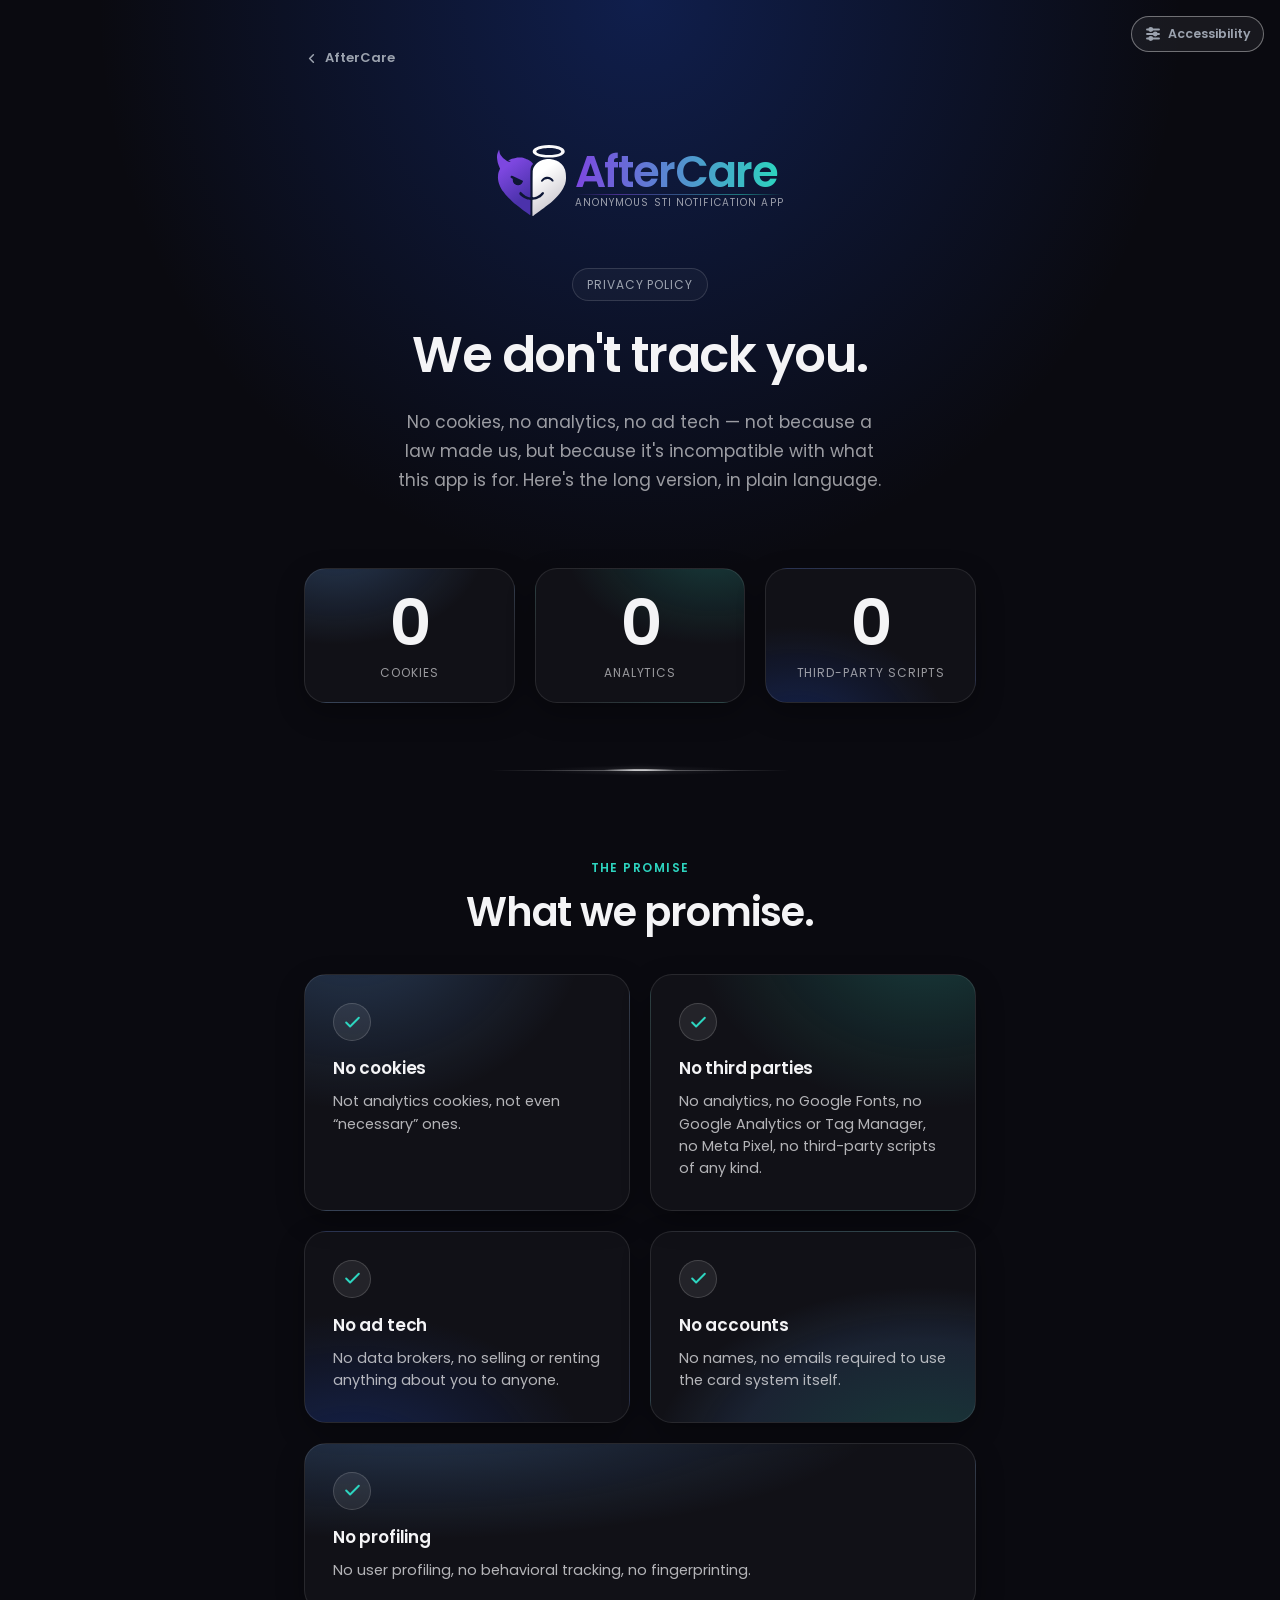
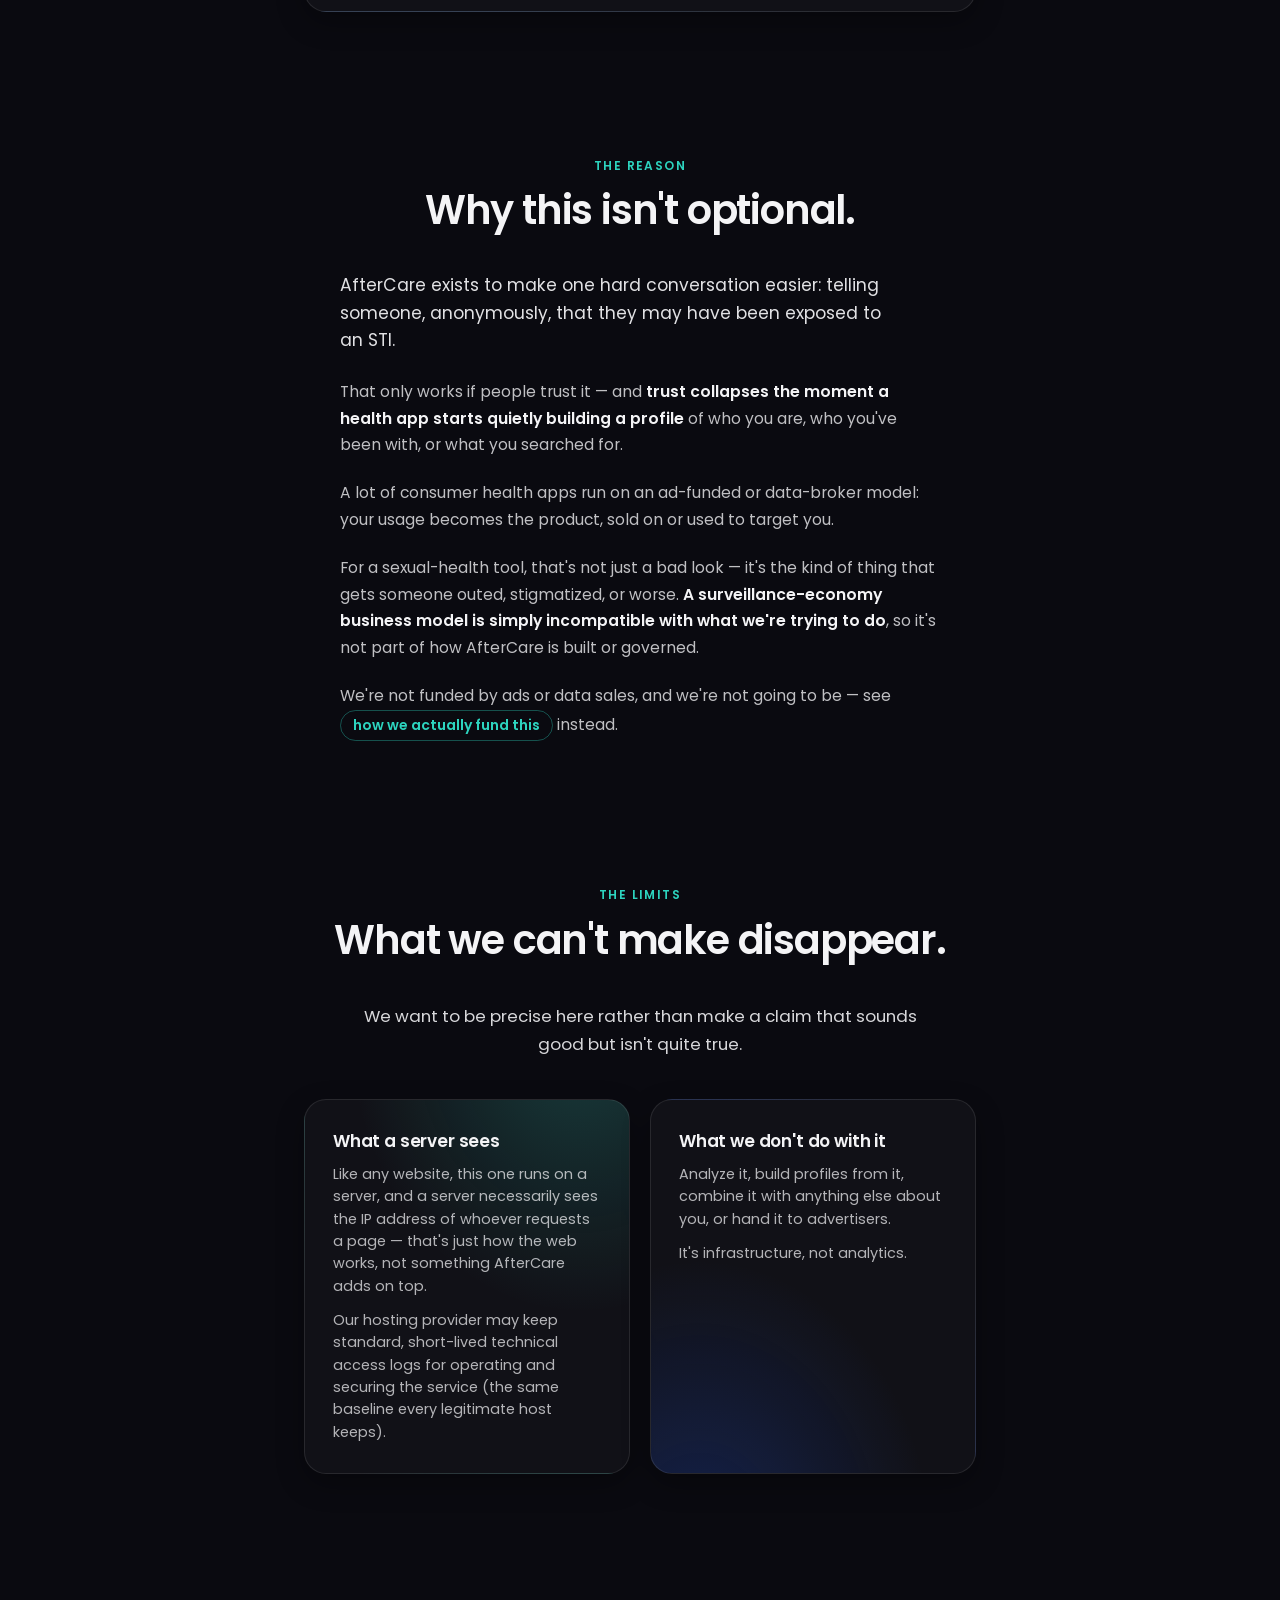
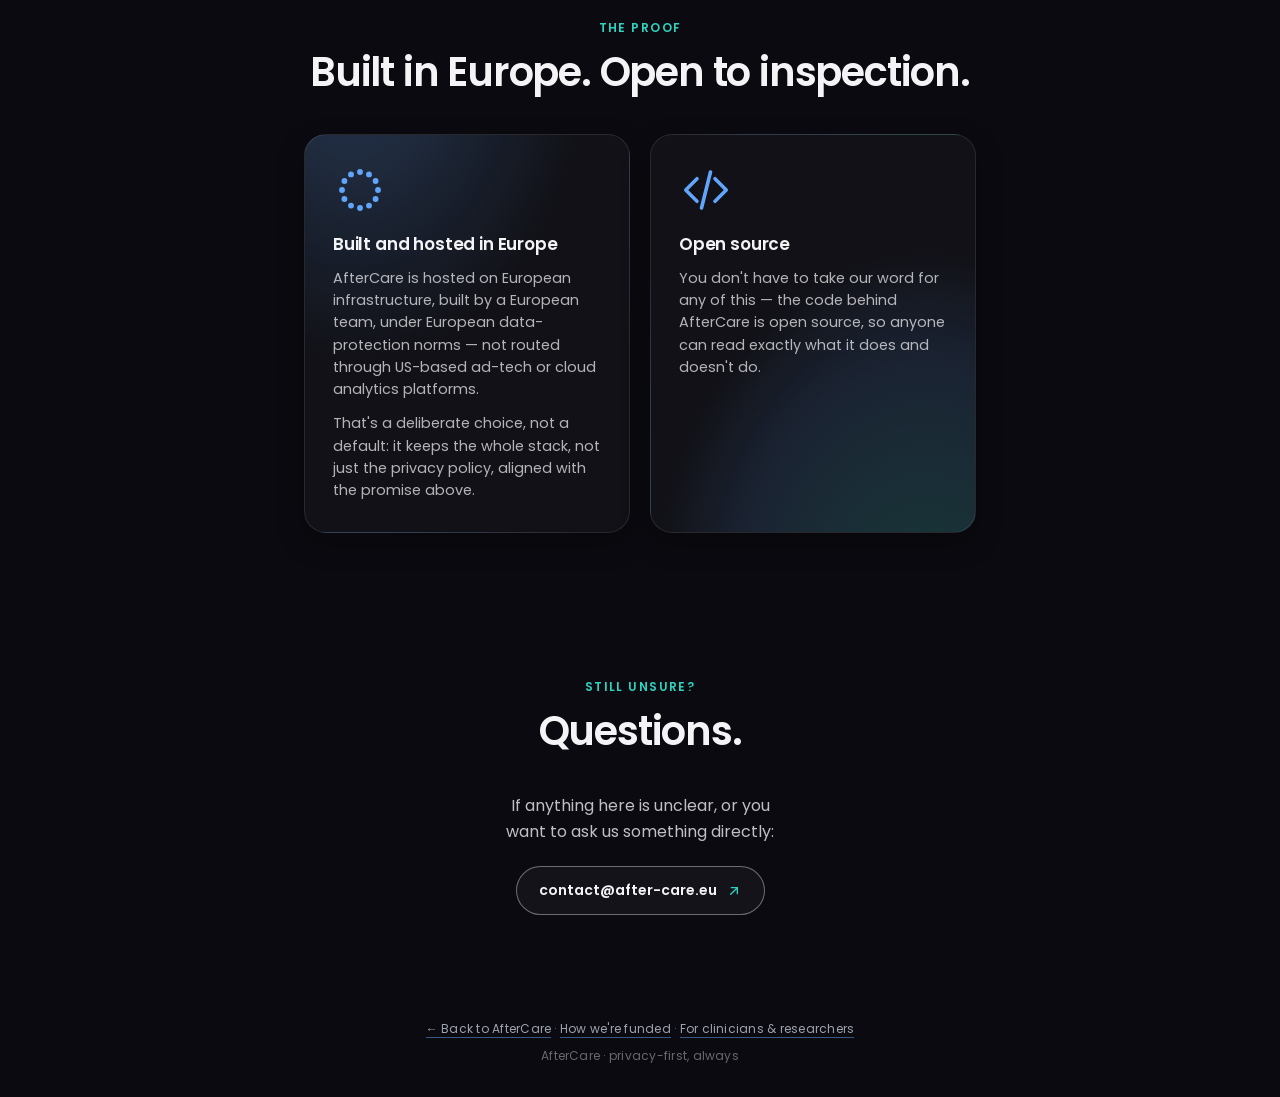
<file: privacy/index.html>
<!doctype html>
<html lang="en">
  <head>
    <meta charset="UTF-8" />
    <meta name="viewport" content="width=device-width, initial-scale=1.0" />
    <meta name="theme-color" content="#0a0a10" />
    <meta name="color-scheme" content="dark" />
    <meta
      name="description"
      content="AfterCare's privacy policy: no cookies, no analytics, no trackers, no ad tech, no user profiling — ever. Built and hosted in Europe."
    />
    <title>Privacy Policy — AfterCare</title>
    <link rel="canonical" href="https://www.after-care.eu/privacy/" />
    <link
      rel="icon"
      href="../visual-assets/aftercare-logo.svg"
      type="image/svg+xml"
    />
    <link rel="alternate icon" href="../visual-assets/favicon-32.png" type="image/png" />
    <link rel="apple-touch-icon" href="../visual-assets/apple-touch-icon.png" />
    <link rel="stylesheet" href="../assets/a11y-panel.css" />
    <script src="../assets/viewport-inset.js" defer></script>
    <link
      rel="preload"
      href="../assets/fonts/poppins-regular.woff2"
      as="font"
      type="font/woff2"
      crossorigin
    />
    <link
      rel="preload"
      href="../assets/fonts/poppins-semibold.woff2"
      as="font"
      type="font/woff2"
      crossorigin
    />
    <style>
      /* Self-hosted Poppins — see the longer note in the root index.html.
         Never a font CDN; only 400 and 600 ship. */
      @font-face {
        font-family: "Poppins";
        src: url("../assets/fonts/poppins-regular.woff2") format("woff2");
        font-weight: 400;
        font-style: normal;
        font-display: swap;
      }
      @font-face {
        font-family: "Poppins";
        src: url("../assets/fonts/poppins-semibold.woff2") format("woff2");
        font-weight: 600;
        font-style: normal;
        font-display: swap;
      }
      :root {
        --bg: #0a0a10;
        --bg2: #0f0f17;
        --purple: #1d4ed8;
        --purple-light: #60a5fa;
        --teal: #2dd4bf;
        --white: #f4f4f6;
        --gray: #9ca3af;
        --fg-rgb: 244, 244, 246;
        --control-border-alpha: 0.4;
        /* Same motion curves as the home page: calm decelerates with no
           overshoot (colour, fades); soft settles slightly (anything
           that lifts or scales). */
        --ease-calm: cubic-bezier(0.22, 1, 0.36, 1);
        --ease-soft: cubic-bezier(0.34, 1.4, 0.64, 1);
      }
      :root[data-theme="light"] {
        --bg: #f5f6fa;
        --bg2: #ffffff;
        --purple-light: #2563eb;
        --teal: #0f766e;
        --white: #14141c;
        --gray: #4b5563;
        --fg-rgb: 20, 20, 28;
        --control-border-alpha: 0.5;
      }
      :root[data-text-size="lg"] {
        font-size: 112.5%;
      }
      :root[data-text-size="xl"] {
        font-size: 125%;
      }
      :root[data-contrast="high"] {
        --gray: var(--white);
        --control-border-alpha: 0.7;
        /* Added to the alpha of every dimmed text colour, so they all reach
           full ink strength; 0 (the default) leaves normal mode untouched. */
        --text-boost: 1;
      }
      /* --teal is also used as text; the light-theme value is only 5.1:1. */
      :root[data-contrast="high"][data-theme="light"] {
        --teal: #0a5750;
      }
      :root[data-contrast="high"] :focus-visible {
        outline-width: 3px;
        outline-offset: 4px;
      }

      :root[data-motion="reduced"] {
        scroll-behavior: auto;
      }
      * {
        box-sizing: border-box;
      }
      html,
      body {
        margin: 0;
        min-height: 100%;
      }
      @media (prefers-reduced-motion: no-preference) {
        html {
          scroll-behavior: smooth;
        }
      }
      body {
        position: relative;
        background: var(--bg);
        color: var(--white);
        font-family: "Poppins", -apple-system, "Segoe UI", Helvetica, Arial,
          sans-serif;
        -webkit-font-smoothing: antialiased;
        text-rendering: optimizeLegibility;
        -webkit-tap-highlight-color: transparent;
        line-height: 1.6;
        display: flex;
        flex-direction: column;
        min-height: 100vh;
        min-height: 100svh;
        overflow-x: hidden;
        overflow-x: clip;
        /* Set by assets/viewport-inset.js; 0 outside the Chrome on iOS state
           where the page renders behind the browser's own toolbars. */
        padding-top: var(--chrome-top-inset, 0px);
      }
      a {
        color: var(--teal);
        -webkit-tap-highlight-color: transparent;
      }
      :focus-visible {
        outline: 2px solid var(--purple-light);
        outline-offset: 3px;
        border-radius: 4px;
      }

      /* ---- scroll progress + ambient glow (same as the home page) ---- */
      #progress {
        position: fixed;
        top: 0;
        left: 0;
        height: 3px;
        width: 0%;
        background: linear-gradient(90deg, var(--purple-light), var(--teal));
        z-index: 100;
        transition: width 0.1s linear;
      }
      .glow {
        position: absolute;
        top: 0;
        left: 0;
        right: 0;
        height: 680px;
        background: radial-gradient(
          ellipse at 50% 0%,
          rgba(29, 78, 216, 0.3),
          transparent 60%
        );
        pointer-events: none;
        z-index: 0;
      }
      :root[data-theme="light"] .glow {
        opacity: 0.5;
      }

      .wrap {
        position: relative;
        z-index: 2;
        flex: 1 0 auto;
        width: 100%;
        max-width: 720px;
        margin: 0 auto;
        padding: 44px 24px 16px;
      }

      /* ---- back link: the chevron leans toward where you're going ---- */
      .back {
        display: inline-flex;
        align-items: center;
        gap: 6px;
        padding: 4px 0;
        font-size: 0.8125rem;
        font-weight: 600;
        color: var(--gray);
        text-decoration: none;
        transition: color 0.3s var(--ease-calm);
      }
      .back:hover,
      .back:focus-visible {
        color: var(--white);
      }
      .back svg {
        flex-shrink: 0;
        transition: translate 0.4s var(--ease-soft);
      }
      @media (hover: hover) and (prefers-reduced-motion: no-preference) {
        :root:not([data-motion="reduced"]) .back:hover svg {
          translate: -3px 0;
        }
      }

      /* ---- hero: the home page's lockup, then eyebrow, headline, dek ---- */
      .hero {
        display: flex;
        flex-direction: column;
        align-items: center;
        text-align: center;
        padding: clamp(32px, 8vh, 80px) 0 0;
      }
      .logo-badge {
        --logo: clamp(2.7rem, 2rem + 2.4vw, 3.4rem);
        display: flex;
        align-items: center;
        justify-content: center;
        gap: 0.14em;
        margin-bottom: clamp(36px, 6vw, 52px);
        font-size: var(--logo);
        line-height: 1;
        user-select: none;
      }
      .logo-badge img {
        width: 1.3em;
        height: 1.3em;
        object-fit: contain;
        pointer-events: none;
        flex-shrink: 0;
      }
      .logo-badge-text {
        display: flex;
        flex-direction: column;
        justify-content: center;
        height: 1.3em;
      }
      .logo-badge-name {
        display: block;
        width: fit-content;
        font-size: 0.8em;
        font-weight: 600;
        letter-spacing: -0.03em;
        background: linear-gradient(90deg, #7d47e0 0%, #2dd4bf 100%);
        -webkit-background-clip: text;
        -webkit-text-fill-color: transparent;
        background-clip: text;
        line-height: 0.92;
      }
      .app-subtitle {
        position: relative;
        margin-top: 0.5em;
        font-size: 0.185em;
        line-height: 1.2;
        color: rgba(var(--fg-rgb), calc(0.62 + var(--text-boost, 0)));
        letter-spacing: 0.11em;
        text-transform: uppercase;
        white-space: nowrap;
      }
      .app-subtitle::before {
        content: "";
        position: absolute;
        left: 0;
        right: 0;
        top: -0.32em;
        height: 1px;
        background: linear-gradient(
          90deg,
          rgba(125, 71, 224, 0),
          rgba(125, 71, 224, 0.5) 20%,
          rgba(45, 212, 191, 0.5) 80%,
          rgba(45, 212, 191, 0)
        );
      }
      .eyebrow {
        display: inline-block;
        margin: 0 0 28px;
        padding: 6px 14px;
        font-size: 0.75rem;
        letter-spacing: 0.08em;
        text-transform: uppercase;
        color: var(--gray);
        background: rgba(var(--fg-rgb), 0.03);
        border: 1px solid rgba(var(--fg-rgb), 0.14);
        border-radius: 999px;
      }
      h1 {
        max-width: 18em;
        margin: 0 0 26px;
        font-size: clamp(1.9rem, 1.1rem + 3.4vw, 3.1rem);
        font-weight: 600;
        line-height: 1.06;
        letter-spacing: -0.03em;
        text-wrap: balance;
      }
      .dek {
        max-width: 34em;
        margin: 0;
        font-size: clamp(0.95rem, 0.85rem + 0.45vw, 1.075rem);
        line-height: 1.7;
        color: rgba(var(--fg-rgb), calc(0.62 + var(--text-boost, 0)));
        text-wrap: balance;
      }

      /* Same hairline-with-bloom divider as the home hero. */
      .divider {
        position: relative;
        width: min(300px, 86%);
        height: 15px;
        margin: clamp(40px, 6vw, 60px) auto 0;
        pointer-events: none;
      }
      .divider::before,
      .divider::after {
        content: "";
        position: absolute;
        left: 50%;
        transform: translateX(-50%);
      }
      .divider::before {
        top: 0;
        width: 100%;
        height: 15px;
        background:
          linear-gradient(
              90deg,
              rgba(var(--fg-rgb), 0),
              rgba(var(--fg-rgb), 0.4) 50%,
              rgba(var(--fg-rgb), 0)
            )
            center / 100% 1px no-repeat,
          radial-gradient(
              ellipse 50% 50% at center,
              rgba(var(--fg-rgb), 0.09),
              rgba(var(--fg-rgb), 0) 70%
            )
            center / 100% 100% no-repeat;
      }
      .divider::after {
        top: 6px;
        width: 72px;
        height: 2px;
        background: linear-gradient(
          90deg,
          rgba(var(--fg-rgb), 0),
          rgba(var(--fg-rgb), 0.66) 42%,
          rgba(var(--fg-rgb), 0.66) 58%,
          rgba(var(--fg-rgb), 0)
        );
        filter: drop-shadow(0 0 3px rgba(var(--fg-rgb), 0.28));
      }

      /* ---- section headlines: the home page's "Highlights." register ---- */
      .section-title {
        margin: 112px 0 40px;
        font-size: clamp(1.5rem, 0.9rem + 2.2vw, 2.5rem);
        font-weight: 600;
        line-height: 1.08;
        letter-spacing: -0.03em;
        color: var(--white);
        text-align: center;
        text-wrap: balance;
      }
      @media (min-width: 1024px) {
        .section-title {
          margin-top: 144px;
        }
      }

      /* ---- wayfinding: a small label above each headline names the section's
         job (promise / reason / limits / proof), so a skimmer builds a map of
         the page from the labels alone. The label owns the big gap above, the
         headline sits tight beneath it (proximity = they belong together). ---- */
      .kicker {
        margin: 112px 0 14px;
        text-align: center;
        font-size: 0.75rem;
        font-weight: 600;
        letter-spacing: 0.12em;
        text-transform: uppercase;
        color: var(--teal);
      }
      .kicker + .section-title {
        margin-top: 0;
      }
      @media (min-width: 1024px) {
        .kicker {
          margin-top: 144px;
        }
      }
      .divider + .kicker {
        margin-top: clamp(56px, 8vw, 80px);
      }

      /* ---- reading text: ~60 characters per line (the 45–75 comfort band),
         generous line height, one idea per short paragraph, and the one
         sentence that carries the argument set in a brighter weight so a
         skimmer still gets it. ---- */
      .prose {
        max-width: 60ch;
        margin-inline: auto;
      }
      .prose p,
      .lede {
        margin: 0 0 1.4em;
        font-size: 0.975rem;
        line-height: 1.7;
        color: rgba(var(--fg-rgb), calc(0.78 + var(--text-boost, 0)));
        text-wrap: pretty;
      }
      .prose p:last-child {
        margin-bottom: 0;
      }
      .prose .lead {
        font-size: 1.075rem;
        line-height: 1.6;
        color: rgba(var(--fg-rgb), calc(0.92 + var(--text-boost, 0)));
      }
      .prose strong {
        font-weight: 600;
        color: var(--white);
      }
      .lede {
        font-size: 1.05rem;
        color: rgba(var(--fg-rgb), calc(0.88 + var(--text-boost, 0)));
        max-width: 34em;
        margin-inline: auto;
        text-align: center;
      }

      /* ---- cards: the "trust" tile language, a corner of brand light on a
         faint glass fill. The spotlight is the only hover-driven light and
         follows the pointer, so it says "this is the one you're on". ---- */
      .grid {
        display: grid;
        grid-template-columns: 1fr;
        gap: 20px;
      }
      @media (min-width: 600px) {
        .grid.two {
          grid-template-columns: repeat(2, 1fr);
        }
        .grid.three {
          grid-template-columns: repeat(3, 1fr);
        }
      }
      .card {
        position: relative;
        overflow: hidden;
        padding: 28px 28px 30px;
        border: 1px solid rgba(var(--fg-rgb), 0.1);
        border-radius: 22px;
        box-shadow: 0 10px 28px rgba(0, 0, 0, 0.3);
        background:
          radial-gradient(
            130% 140% at 15% -20%,
            rgba(96, 165, 250, 0.26),
            transparent 55%
          ),
          rgba(var(--fg-rgb), 0.03);
      }
      .card.teal {
        background:
          radial-gradient(
            130% 140% at 85% -20%,
            rgba(45, 212, 191, 0.22),
            transparent 55%
          ),
          rgba(var(--fg-rgb), 0.03);
      }
      .card.deep {
        background:
          radial-gradient(
            130% 140% at 15% 120%,
            rgba(29, 78, 216, 0.28),
            transparent 55%
          ),
          rgba(var(--fg-rgb), 0.03);
      }
      .card.mix {
        background:
          radial-gradient(
            130% 140% at 85% 120%,
            rgba(45, 212, 191, 0.2),
            rgba(96, 165, 250, 0.12) 45%,
            transparent 65%
          ),
          rgba(var(--fg-rgb), 0.03);
      }
      .card::after {
        content: "";
        position: absolute;
        inset: 0;
        border-radius: inherit;
        background: radial-gradient(
          240px circle at var(--px, 50%) var(--py, 0%),
          rgba(var(--fg-rgb), 0.07),
          transparent 70%
        );
        opacity: 0;
        pointer-events: none;
        transition: opacity 0.45s var(--ease-calm);
      }
      .card > * {
        position: relative;
        z-index: 1;
      }
      .card h3 {
        margin: 0 0 8px;
        font-size: 1.0625rem;
        font-weight: 600;
        letter-spacing: -0.01em;
        color: var(--white);
      }
      .card p {
        margin: 0 0 12px;
        font-size: 0.9rem;
        line-height: 1.55;
        color: rgba(var(--fg-rgb), calc(0.72 + var(--text-boost, 0)));
      }
      .card p:last-child {
        margin-bottom: 0;
      }
      .badge {
        display: inline-flex;
        align-items: center;
        justify-content: center;
        width: 38px;
        height: 38px;
        margin-bottom: 14px;
        border-radius: 50%;
        background: rgba(var(--fg-rgb), 0.08);
        border: 1px solid rgba(var(--fg-rgb), 0.16);
        color: var(--teal);
      }
      .badge svg {
        width: 19px;
        height: 19px;
        overflow: visible;
      }
      @media (hover: hover) and (prefers-reduced-motion: no-preference) {
        :root:not([data-motion="reduced"]) .card {
          transition:
            translate 0.5s var(--ease-soft),
            box-shadow 0.5s var(--ease-calm),
            border-color 0.4s var(--ease-calm);
        }
        :root:not([data-motion="reduced"]) .card:hover {
          translate: 0 -4px;
          border-color: rgba(var(--fg-rgb), 0.2);
          box-shadow: 0 18px 40px rgba(0, 0, 0, 0.4);
        }
        :root:not([data-motion="reduced"]) .card:hover::after {
          opacity: 1;
        }
      }
      :root[data-contrast="high"] .card,
      :root[data-contrast="high"] .badge,
      :root[data-contrast="high"] .eyebrow {
        border-color: rgba(var(--fg-rgb), 0.45);
      }

      /* ---- check mark / strike-through: drawn in as the card arrives, so the
         eye is told the thing was ticked (or struck) at that moment ---- */
      .tick path {
        stroke-dasharray: 1;
        stroke-dashoffset: 0;
        transition: stroke-dashoffset 0.7s var(--ease-calm);
        transition-delay: calc(var(--sd, 0) * 90ms + 350ms);
      }
      .js .scroll-reveal:not(.in-view) .tick path {
        stroke-dashoffset: 1;
      }

      /* ---- buttons ---- */
      .btn {
        display: inline-flex;
        align-items: center;
        gap: 9px;
        padding: 12px 22px;
        border: 1px solid rgba(var(--fg-rgb), var(--control-border-alpha));
        border-radius: 999px;
        background: rgba(var(--fg-rgb), 0.04);
        color: var(--white);
        font-family: inherit;
        font-size: 0.875rem;
        font-weight: 600;
        text-decoration: none;
        transition:
          background 0.3s var(--ease-calm),
          border-color 0.3s var(--ease-calm),
          scale 0.3s var(--ease-soft);
      }
      .btn:hover,
      .btn:focus-visible {
        background: rgba(var(--fg-rgb), 0.09);
        border-color: rgba(var(--fg-rgb), 0.3);
      }
      .btn:active {
        scale: 0.97;
      }
      .btn svg {
        flex-shrink: 0;
        color: var(--teal);
        transition: translate 0.4s var(--ease-soft);
      }
      @media (hover: hover) and (prefers-reduced-motion: no-preference) {
        :root:not([data-motion="reduced"]) .btn:hover svg {
          translate: 2px -2px;
        }
      }
      .cta {
        text-align: center;
      }
      .cta p {
        max-width: 30em;
        margin: 0 auto 22px;
        color: rgba(var(--fg-rgb), calc(0.78 + var(--text-boost, 0)));
        font-size: 1rem;
        text-wrap: balance;
      }
      .link-pill {
        display: inline-block;
        padding: 3px 12px;
        border: 1px solid rgba(45, 212, 191, 0.35);
        border-radius: 999px;
        color: var(--teal);
        font-size: 0.875rem;
        font-weight: 600;
        text-decoration: none;
        white-space: nowrap;
        transition:
          background 0.3s var(--ease-calm),
          border-color 0.3s var(--ease-calm);
      }
      .link-pill:hover,
      .link-pill:focus-visible {
        background: rgba(45, 212, 191, 0.12);
        border-color: var(--teal);
      }

      footer {
        position: relative;
        z-index: 2;
        flex: 0 0 auto;
        margin-top: 88px;
        padding: 0 18px calc(24px + env(safe-area-inset-bottom));
        text-align: center;
        font-size: 0.75rem;
        letter-spacing: 0.02em;
        color: rgba(var(--fg-rgb), calc(0.4 + var(--text-boost, 0)));
      }
      footer p {
        margin: 0 0 8px;
      }
      footer a {
        color: var(--gray);
        text-decoration: none;
        border-bottom: 1px solid rgba(96, 165, 250, 0.5);
        transition:
          color 0.2s ease,
          border-color 0.2s ease;
      }
      footer a:hover,
      footer a:focus-visible {
        color: var(--purple-light);
        border-color: var(--purple-light);
      }

      /* ---- page-load stagger, then below-the-fold reveal ---- */
      .reveal {
        opacity: 0;
        animation: revealIn 0.9s cubic-bezier(0.16, 1, 0.3, 1) forwards;
        animation-delay: calc(150ms + var(--d) * 110ms);
      }
      @keyframes revealIn {
        from {
          opacity: 0;
          transform: translateY(16px);
        }
        to {
          opacity: 1;
          transform: none;
        }
      }
      .js .scroll-reveal {
        opacity: 0;
        transform: translateY(20px);
        transition:
          opacity 0.8s cubic-bezier(0.16, 1, 0.3, 1),
          transform 0.8s cubic-bezier(0.16, 1, 0.3, 1);
        transition-delay: calc(var(--sd, 0) * 90ms);
      }
      .js .scroll-reveal.in-view {
        opacity: 1;
        transform: none;
      }

      /* Reduced motion, same balance as the home page: nothing travels,
         scales or springs, but arrivals are not abrupt either. Content eases
         in on a short opacity-only fade, and every beat is still held. */
      @keyframes rm-fade {
        from {
          opacity: 0;
        }
        to {
          opacity: 1;
        }
      }
      @media (prefers-reduced-motion: reduce) {
        html {
          scroll-behavior: auto;
        }
        #progress {
          transition: none;
        }

      :root:root .reveal {
        animation-name: rm-fade !important;
        animation-duration: 0.45s !important;
        animation-timing-function: ease !important;
        animation-fill-mode: both !important;
        animation-iteration-count: 1 !important;
        animation-delay: calc(150ms + var(--d, 0) * 70ms) !important;
      }
      :root:root.js .scroll-reveal {
        transform: none !important;
        transition: opacity 0.45s ease calc(var(--sd, 0) * 60ms) !important;
      }
      :root:root .tick path,
      :root:root .strike::after {
        transition: none !important;
        stroke-dashoffset: 0 !important;
        transform: none !important;
      }
      :root:root .card,
      :root:root .btn,
      :root:root .back,
      :root:root .back svg,
      :root:root .btn svg {
        transition: none !important;
      }
      :root:root .card::after {
        display: none;
      }
      }

      :root[data-motion="reduced"]:root .reveal {
        animation-name: rm-fade !important;
        animation-duration: 0.45s !important;
        animation-timing-function: ease !important;
        animation-fill-mode: both !important;
        animation-iteration-count: 1 !important;
        animation-delay: calc(150ms + var(--d, 0) * 70ms) !important;
      }
      :root[data-motion="reduced"]:root.js .scroll-reveal {
        transform: none !important;
        transition: opacity 0.45s ease calc(var(--sd, 0) * 60ms) !important;
      }
      :root[data-motion="reduced"]:root .tick path,
      :root[data-motion="reduced"]:root .strike::after {
        transition: none !important;
        stroke-dashoffset: 0 !important;
        transform: none !important;
      }
      :root[data-motion="reduced"]:root .card,
      :root[data-motion="reduced"]:root .btn,
      :root[data-motion="reduced"]:root .back,
      :root[data-motion="reduced"]:root .back svg,
      :root[data-motion="reduced"]:root .btn svg {
        transition: none !important;
      }
      :root[data-motion="reduced"]:root .card::after {
        display: none;
      }
      :root[data-motion="reduced"] #progress {
        transition: none;
      }

      /* ---- privacy: the "zero" row ---- */
      .stats {
        display: grid;
        grid-template-columns: repeat(3, 1fr);
        gap: 20px;
        margin-top: clamp(48px, 8vw, 72px);
      }
      .stat {
        text-align: center;
        padding: 22px 8px 20px;
      }
      .stat b {
        display: block;
        font-size: clamp(2.6rem, 1.6rem + 4vw, 4rem);
        font-weight: 600;
        line-height: 1;
        letter-spacing: -0.04em;
        color: var(--white);
      }
      .stat span {
        display: block;
        margin-top: 8px;
        font-size: 0.75rem;
        letter-spacing: 0.08em;
        text-transform: uppercase;
        color: rgba(var(--fg-rgb), calc(0.6 + var(--text-boost, 0)));
      }
      /* The fifth promise has no partner, so it spans the row. */
      @media (min-width: 600px) {
        .promises > .card:last-child:nth-child(odd) {
          grid-column: 1 / -1;
        }
      }
      .promises {
        list-style: none;
        margin: 0;
        padding: 0;
      }
      .eu-ring {
        display: block;
        width: 54px;
        height: 54px;
        margin-bottom: 14px;
        color: var(--purple-light);
      }
      .site-note {
        margin-top: 40px;
      }

      /* ---- phones: one column means every card is full width, so the
         desktop tile proportions leave a lot of box around a little text.
         Tighten the rhythm and turn the promises into a checklist row
         (tick beside the text) instead of a stack of tall tiles. ---- */
      @media (max-width: 599px) {
        .section-title {
          margin: 80px 0 28px;
        }
        .kicker {
          margin-top: 88px;
        }
        .kicker + .section-title {
          margin-top: 0;
        }
        .grid {
          gap: 14px;
        }
        .card {
          padding: 22px 20px 24px;
          border-radius: 18px;
        }
        .card h3 {
          margin-bottom: 6px;
          font-size: 1rem;
        }
        .stats {
          gap: 10px;
        }
        .stat {
          padding: 16px 4px 14px;
        }
        .stat span {
          margin-top: 6px;
          font-size: 0.6875rem;
          letter-spacing: 0.04em;
          line-height: 1.3;
        }
        .promises > .card {
          display: grid;
          grid-template-columns: auto 1fr;
          column-gap: 14px;
          align-items: start;
          padding: 20px 20px;
        }
        .promises .badge {
          grid-row: 1 / span 2;
          width: 30px;
          height: 30px;
          margin: 1px 0 0;
        }
        .promises .badge svg {
          width: 15px;
          height: 15px;
        }
        .promises h3 {
          margin-bottom: 3px;
        }
        .promises p {
          grid-column: 2;
        }
        .eu-ring {
          width: 40px;
          height: 40px;
          margin-bottom: 10px;
        }
        .site-note {
          margin-top: 28px;
        }
        .lede {
          font-size: 0.975rem;
          text-align: left;
        }
      }
    </style>
    <script>
      (function () {
        try {
          var root = document.documentElement;
          // Lets the CSS hide scroll-reveal content only when JS can reveal it.
          root.classList.add("js");
          // Light mode is temporarily hidden as an option (not yet
          // optimized) — dark stays forced regardless of any stored
          // "ac-theme" preference from before this was disabled.
          var size = localStorage.getItem("ac-text-size");
          if (size === "lg" || size === "xl") root.dataset.textSize = size;
          var contrast = localStorage.getItem("ac-contrast");
          if (
            contrast === "high" ||
            (contrast !== "off" &&
              window.matchMedia("(prefers-contrast: more)").matches)
          )
            root.dataset.contrast = "high";
          if (localStorage.getItem("ac-motion") === "reduced")
            root.dataset.motion = "reduced";
        } catch (e) {}
      })();
    </script>
  </head>
  <body>
    <a class="skip-link" href="#main-content">Skip to content</a>
    <div class="a11y-widget" id="a11yWidget">
      <button
        type="button"
        id="a11yToggle"
        class="a11y-toggle"
        aria-expanded="false"
        aria-controls="a11yPanel"
        aria-label="Accessibility settings"
      >
        <svg
          width="18"
          height="18"
          viewBox="0 0 24 24"
          fill="none"
          stroke="currentColor"
          stroke-width="2.5"
          stroke-linecap="round"
          stroke-linejoin="round"
          aria-hidden="true"
        >
          <line x1="4" y1="6" x2="20" y2="6" />
          <circle cx="9" cy="6" r="2" />
          <line x1="4" y1="12" x2="20" y2="12" />
          <circle cx="15" cy="12" r="2" />
          <line x1="4" y1="18" x2="20" y2="18" />
          <circle cx="9" cy="18" r="2" />
        </svg>
        <span class="a11y-toggle-label">Accessibility</span>
      </button>

      <div
        id="a11yPanel"
        class="a11y-panel"
        role="group"
        aria-label="Accessibility settings"
      >
        <p class="a11y-panel-heading">Accessibility settings</p>

        <div class="a11y-row">
          <span class="a11y-row-label">Text size</span>
          <div class="a11y-stepper" role="group" aria-label="Text size">
            <button
              type="button"
              id="a11yTextDecrease"
              aria-label="Decrease text size"
            >
              A−
            </button>
            <button
              type="button"
              id="a11yTextReset"
              aria-label="Reset text size"
              aria-pressed="true"
            >
              A
            </button>
            <button
              type="button"
              id="a11yTextIncrease"
              aria-label="Increase text size"
            >
              A+
            </button>
          </div>
        </div>

        <label class="a11y-toggle-row">
          <span class="a11y-row-label">High contrast</span>
          <input type="checkbox" role="switch" id="a11yContrastToggle" />
        </label>

        <label class="a11y-toggle-row">
          <span class="a11y-row-label">Reduce motion</span>
          <input type="checkbox" role="switch" id="a11yMotionToggle" />
        </label>
        <div
          id="a11yMotionNote"
          class="a11y-note"
          role="note"
          hidden
        >
          <p class="a11y-note-title">Motion is already reduced</p>
          <p>
            Your device is set to reduce motion (less sliding, fading and
            moving), so this page already is. We follow that setting, so the
            switch above stays on.
          </p>
          <p>
            <strong>To change it:</strong> on iPhone, open Settings &rsaquo;
            Accessibility &rsaquo; Motion. On Android, open Settings &rsaquo;
            Accessibility and look for &ldquo;Remove animations&rdquo;.
          </p>
        </div>

        <button type="button" id="a11yReset" class="a11y-reset">
          <svg
            width="14"
            height="14"
            viewBox="0 0 24 24"
            fill="none"
            stroke="currentColor"
            stroke-width="2"
            stroke-linecap="round"
            stroke-linejoin="round"
            aria-hidden="true"
          >
            <path d="M3 12a9 9 0 1 0 9-9 9.75 9.75 0 0 0-6.74 2.74L3 8" />
            <path d="M3 3v5h5" />
          </svg>
          Reset to defaults
        </button>
      </div>
    </div>
    <div class="glow" aria-hidden="true"></div>
    <div id="progress" aria-hidden="true"></div>
    <main id="main-content" class="wrap">
      <a class="back reveal" style="--d: 0" href="../">
        <svg width="15" height="15" viewBox="0 0 24 24" fill="none" stroke="currentColor" stroke-width="2.5" stroke-linecap="round" stroke-linejoin="round" aria-hidden="true"><path d="m15 18-6-6 6-6" /></svg>
        AfterCare
      </a>

      <header class="hero">
          <div class="logo-badge reveal" style="--d: 1">
            <img src="../visual-assets/aftercare-logo.svg" alt="" width="48" height="48" decoding="async" />
            <div class="logo-badge-text">
              <span class="logo-badge-name">AfterCare</span>
              <span class="app-subtitle">Anonymous STI notification app</span>
            </div>
          </div>
        <div class="eyebrow reveal" style="--d: 2">Privacy policy</div>
        <h1 class="reveal" style="--d: 3">We don't track you.</h1>
        <p class="dek reveal" style="--d: 4">
          No cookies, no analytics, no ad tech — not because a law made us, but
          because it's incompatible with what this app is for. Here's the long
          version, in plain language.
        </p>
      </header>

      <div class="stats">
        <div class="card stat scroll-reveal" style="--sd: 0"><b>0</b><span>Cookies</span></div>
        <div class="card teal stat scroll-reveal" style="--sd: 1"><b>0</b><span>Analytics</span></div>
        <div class="card deep stat scroll-reveal" style="--sd: 2"><b>0</b><span>Third-party scripts</span></div>
      </div>
      <div class="divider scroll-reveal" aria-hidden="true"></div>

      <div class="kicker scroll-reveal">The promise</div>
      <h2 class="section-title scroll-reveal">What we promise.</h2>
      <ul class="grid two promises">
          <li class="card scroll-reveal" style="--sd: 0">
            <span class="badge"><svg class="tick" viewBox="0 0 24 24" fill="none" stroke="currentColor" stroke-width="2.5" stroke-linecap="round" stroke-linejoin="round" aria-hidden="true"><path pathLength="1" d="M20 6 9 17l-5-5" /></svg></span>
            <h3>No cookies</h3>
            <p>Not analytics cookies, not even “necessary” ones.</p>
          </li>
          <li class="card teal scroll-reveal" style="--sd: 1">
            <span class="badge"><svg class="tick" viewBox="0 0 24 24" fill="none" stroke="currentColor" stroke-width="2.5" stroke-linecap="round" stroke-linejoin="round" aria-hidden="true"><path pathLength="1" d="M20 6 9 17l-5-5" /></svg></span>
            <h3>No third parties</h3>
            <p>No analytics, no Google Fonts, no Google Analytics or Tag Manager, no Meta Pixel, no third-party scripts of any kind.</p>
          </li>
          <li class="card deep scroll-reveal" style="--sd: 0">
            <span class="badge"><svg class="tick" viewBox="0 0 24 24" fill="none" stroke="currentColor" stroke-width="2.5" stroke-linecap="round" stroke-linejoin="round" aria-hidden="true"><path pathLength="1" d="M20 6 9 17l-5-5" /></svg></span>
            <h3>No ad tech</h3>
            <p>No data brokers, no selling or renting anything about you to anyone.</p>
          </li>
          <li class="card mix scroll-reveal" style="--sd: 1">
            <span class="badge"><svg class="tick" viewBox="0 0 24 24" fill="none" stroke="currentColor" stroke-width="2.5" stroke-linecap="round" stroke-linejoin="round" aria-hidden="true"><path pathLength="1" d="M20 6 9 17l-5-5" /></svg></span>
            <h3>No accounts</h3>
            <p>No names, no emails required to use the card system itself.</p>
          </li>
          <li class="card scroll-reveal" style="--sd: 0">
            <span class="badge"><svg class="tick" viewBox="0 0 24 24" fill="none" stroke="currentColor" stroke-width="2.5" stroke-linecap="round" stroke-linejoin="round" aria-hidden="true"><path pathLength="1" d="M20 6 9 17l-5-5" /></svg></span>
            <h3>No profiling</h3>
            <p>No user profiling, no behavioral tracking, no fingerprinting.</p>
          </li>
      </ul>

      <div class="kicker scroll-reveal">The reason</div>
      <h2 class="section-title scroll-reveal">Why this isn't optional.</h2>
      <div class="prose scroll-reveal">
        <p class="lead">
          AfterCare exists to make one hard conversation easier: telling
          someone, anonymously, that they may have been exposed to an STI.
        </p>
        <p>
          That only works if people trust it — and <strong>trust collapses the
          moment a health app starts quietly building a profile</strong> of who
          you are, who you've been with, or what you searched for.
        </p>
        <p>
          A lot of consumer health apps run on an ad-funded or data-broker
          model: your usage becomes the product, sold on or used to target you.
        </p>
        <p>
          For a sexual-health tool, that's not just a bad look — it's the kind
          of thing that gets someone outed, stigmatized, or worse.
          <strong>A surveillance-economy business model is simply incompatible
          with what we're trying to do</strong>, so it's not part of how
          AfterCare is built or governed.
        </p>
        <p>
          We're not funded by ads or data sales, and we're not going to be — see
          <a class="link-pill" href="../funding/">how we actually fund this</a>
          instead.
        </p>
      </div>

      <div class="kicker scroll-reveal">The limits</div>
      <h2 class="section-title scroll-reveal">What we can't make disappear.</h2>
      <p class="lede scroll-reveal">
        We want to be precise here rather than make a claim that sounds good but
        isn't quite true.
      </p>
      <div class="grid two site-note">
        <div class="card teal scroll-reveal" style="--sd: 0">
          <h3>What a server sees</h3>
          <p>
            Like any website, this one runs on a server, and a server
            necessarily sees the IP address of whoever requests a page — that's
            just how the web works, not something AfterCare adds on top.
          </p>
          <p>
            Our hosting provider may keep standard, short-lived technical access
            logs for operating and securing the service (the same baseline
            every legitimate host keeps).
          </p>
        </div>
        <div class="card deep scroll-reveal" style="--sd: 1">
          <h3>What we don't do with it</h3>
          <p>
            Analyze it, build profiles from it, combine it with anything else
            about you, or hand it to advertisers.
          </p>
          <p>It's infrastructure, not analytics.</p>
        </div>
      </div>

      <div class="kicker scroll-reveal">The proof</div>
      <h2 class="section-title scroll-reveal">Built in Europe. Open to inspection.</h2>
      <div class="grid two">
        <div class="card scroll-reveal" style="--sd: 0">
          <svg class="eu-ring" viewBox="0 0 24 24" fill="currentColor" aria-hidden="true"><circle cx="12" cy="4" r="1.3" /><circle cx="16" cy="5.07" r="1.3" /><circle cx="18.93" cy="8" r="1.3" /><circle cx="20" cy="12" r="1.3" /><circle cx="18.93" cy="16" r="1.3" /><circle cx="16" cy="18.93" r="1.3" /><circle cx="12" cy="20" r="1.3" /><circle cx="8" cy="18.93" r="1.3" /><circle cx="5.07" cy="16" r="1.3" /><circle cx="4" cy="12" r="1.3" /><circle cx="5.07" cy="8" r="1.3" /><circle cx="8" cy="5.07" r="1.3" /></svg>
          <h3>Built and hosted in Europe</h3>
          <p>
            AfterCare is hosted on European infrastructure, built by a European
            team, under European data-protection norms — not routed through
            US-based ad-tech or cloud analytics platforms.
          </p>
          <p>
            That's a deliberate choice, not a default: it keeps the whole stack, not just the
            privacy policy, aligned with the promise above.
          </p>
        </div>
        <div class="card mix scroll-reveal" style="--sd: 1">
          <svg class="eu-ring" viewBox="0 0 24 24" fill="none" stroke="currentColor" stroke-width="1.6" stroke-linecap="round" stroke-linejoin="round" aria-hidden="true"><path d="m8 7-5 5 5 5" /><path d="m16 7 5 5-5 5" /><path d="m14 4-4 16" /></svg>
          <h3>Open source</h3>
          <p>
            You don't have to take our word for any of this — the code behind
            AfterCare is open source, so anyone can read exactly what it does
            and doesn't do.
          </p>
        </div>
      </div>

      <div class="kicker scroll-reveal">Still unsure?</div>
      <h2 class="section-title scroll-reveal">Questions.</h2>
      <div class="cta scroll-reveal">
        <p>If anything here is unclear, or you want to ask us something directly:</p>
        <a class="btn" href="mailto:contact@after-care.eu">
          contact@after-care.eu
          <svg width="16" height="16" viewBox="0 0 24 24" fill="none" stroke="currentColor" stroke-width="2" stroke-linecap="round" stroke-linejoin="round" aria-hidden="true"><path d="M7 17 17 7" /><path d="M8 7h9v9" /></svg>
        </a>
      </div>
    </main>

    <footer class="reveal" style="--d: 8">
      <p><a href="../">← Back to AfterCare</a> · <a href="../funding/">How we're funded</a> · <a href="../partners/">For clinicians &amp; researchers</a></p>
      <p>AfterCare · privacy-first, always</p>
    </footer>
    <script src="../assets/a11y-panel.js" defer></script>
    <script>
      (function () {
        var els = document.querySelectorAll(".scroll-reveal");
        if ("IntersectionObserver" in window) {
          var io = new IntersectionObserver(
            function (entries) {
              entries.forEach(function (entry) {
                if (entry.isIntersecting) {
                  entry.target.classList.add("in-view");
                  io.unobserve(entry.target);
                }
              });
            },
            { threshold: 0.15 },
          );
          els.forEach(function (el) {
            io.observe(el);
          });
        } else {
          els.forEach(function (el) {
            el.classList.add("in-view");
          });
        }

        var bar = document.getElementById("progress");
        if (bar) {
          var update = function () {
            var h = document.documentElement;
            var max = h.scrollHeight - h.clientHeight;
            bar.style.width = (max > 0 ? (h.scrollTop / max) * 100 : 0) + "%";
          };
          window.addEventListener("scroll", update, { passive: true });
          window.addEventListener("resize", update);
          update();
        }

        // Spotlight follows the pointer across a card. Fine pointers only.
        try {
          if (window.matchMedia("(hover: hover) and (pointer: fine)").matches) {
            document.querySelectorAll(".card").forEach(function (card) {
              card.addEventListener(
                "pointermove",
                function (e) {
                  var r = card.getBoundingClientRect();
                  card.style.setProperty("--px", e.clientX - r.left + "px");
                  card.style.setProperty("--py", e.clientY - r.top + "px");
                },
                { passive: true },
              );
            });
          }
        } catch (e) {}
      })();
    </script>
  </body>
</html>
</file>
<file: assets/a11y-panel.css>
/* Shared accessibility widget — linked (not bundled) from index.html,
   privacy/index.html, and funding/index.html. See CLAUDE.md's own
   "assets/tokens.css" escape hatch: the color tokens themselves stay
   hand-copied per page, but this widget is identical everywhere, so it's
   linked once instead of tripled. Consumes each page's own --bg/--white/
   --gray/--teal/--fg-rgb/--control-border-alpha tokens via var(), so it
   re-themes automatically with no theme-specific rules of its own. */

.skip-link {
  position: absolute;
  top: -100px;
  left: 12px;
  z-index: 100;
  padding: 10px 16px;
  background: var(--white);
  color: var(--bg);
  font-weight: 700;
  font-size: 13px;
  border-radius: 8px;
  text-decoration: none;
  transition: top 0.15s ease;
}
.skip-link:focus {
  top: 12px;
  outline: 2px solid var(--purple-light);
  outline-offset: 3px;
}

.a11y-widget {
  position: fixed;
  /* position:fixed is measured from the layout viewport, so body's padding
     doesn't move this — it needs the same offset applied directly, or it
     stays behind Chrome's URL bar. See assets/viewport-inset.js. */
  top: calc(16px + var(--chrome-top-inset, 0px));
  right: max(16px, env(safe-area-inset-right));
  z-index: 60;
}

.a11y-toggle {
  display: inline-flex;
  align-items: center;
  gap: 6px;
  padding: 8px 12px;
  min-height: 24px;
  border-radius: 999px;
  border: 1px solid rgba(var(--fg-rgb), var(--control-border-alpha));
  background: rgba(var(--fg-rgb), 0.06);
  color: var(--gray);
  font-family: inherit;
  font-size: 12.5px;
  font-weight: 600;
  cursor: pointer;
  transition:
    color 0.2s ease,
    background-color 0.2s ease;
}
.a11y-toggle:hover,
.a11y-toggle[aria-expanded="true"] {
  color: var(--white);
  background: rgba(var(--fg-rgb), 0.12);
}
.a11y-toggle svg {
  flex-shrink: 0;
}
.a11y-toggle-label {
  display: none;
}
@media (min-width: 480px) {
  .a11y-toggle-label {
    display: inline;
  }
}

.a11y-panel {
  position: absolute;
  top: calc(100% + 8px);
  right: 0;
  width: 17rem;
  max-width: calc(100vw - 32px);
  background: var(--bg2);
  border: 1px solid rgba(var(--fg-rgb), 0.14);
  border-radius: 14px;
  padding: 14px 16px 16px;
  box-shadow: 0 16px 40px rgba(0, 0, 0, 0.35);
  opacity: 0;
  visibility: hidden;
  transform: translateY(-4px) scale(0.98);
  transform-origin: top right;
  transition:
    opacity 0.15s ease,
    transform 0.2s cubic-bezier(0.16, 1, 0.3, 1),
    visibility 0s linear 0.2s;
}
.a11y-panel.is-open {
  opacity: 1;
  visibility: visible;
  transform: translateY(0) scale(1);
  transition:
    opacity 0.15s ease,
    transform 0.2s cubic-bezier(0.34, 1.56, 0.64, 1),
    visibility 0s;
}

.a11y-panel-heading {
  margin: 0 0 10px;
  font-size: 11px;
  font-weight: 700;
  letter-spacing: 0.06em;
  text-transform: uppercase;
  color: var(--gray);
}

.a11y-row,
.a11y-toggle-row {
  display: flex;
  align-items: center;
  justify-content: space-between;
  gap: 10px;
  padding: 9px 0;
  border-top: 1px solid rgba(var(--fg-rgb), 0.1);
}
.a11y-row:first-of-type,
.a11y-toggle-row:first-of-type {
  border-top: none;
  padding-top: 0;
}

.a11y-row-label {
  font-size: 13px;
  font-weight: 600;
  color: var(--white);
}

.a11y-stepper {
  display: inline-flex;
  border-radius: 8px;
  border: 1px solid rgba(var(--fg-rgb), var(--control-border-alpha));
  overflow: hidden;
}
.a11y-stepper button {
  min-width: 32px;
  min-height: 28px;
  padding: 4px 8px;
  font-size: 12.5px;
  font-weight: 700;
  color: var(--gray);
  background: transparent;
  border: none;
  font-family: inherit;
  cursor: pointer;
  transition:
    color 0.2s ease,
    background-color 0.2s ease;
}
.a11y-stepper button:not(:last-child) {
  border-right: 1px solid rgba(var(--fg-rgb), 0.2);
}
.a11y-stepper button:hover:not(:disabled) {
  color: var(--white);
  background: rgba(var(--fg-rgb), 0.08);
}
.a11y-stepper button:disabled {
  opacity: 0.4;
  cursor: not-allowed;
}

.a11y-toggle-row input[type="checkbox"] {
  flex-shrink: 0;
  width: 42px;
  height: 24px;
  appearance: none;
  border-radius: 999px;
  border: 1px solid rgba(var(--fg-rgb), var(--control-border-alpha));
  background: rgba(var(--fg-rgb), 0.1);
  position: relative;
  cursor: pointer;
  transition:
    background-color 0.2s ease,
    border-color 0.2s ease;
}
.a11y-toggle-row input[type="checkbox"]::after {
  content: "";
  position: absolute;
  top: 2px;
  left: 2px;
  width: 18px;
  height: 18px;
  border-radius: 50%;
  background: var(--gray);
  transition:
    transform 0.2s ease,
    background-color 0.2s ease;
}
.a11y-toggle-row input[type="checkbox"]:checked {
  background: rgba(var(--fg-rgb), 0.08);
  border-color: var(--teal);
}
.a11y-toggle-row input[type="checkbox"]:checked::after {
  transform: translateX(18px);
  background: var(--teal);
}

.a11y-note {
  margin: 2px 0 0;
  padding: 10px 12px;
  border-radius: 10px;
  border-left: 3px solid var(--teal);
  background: rgba(var(--fg-rgb), 0.06);
  font-size: 12.5px;
  line-height: 1.5;
  color: var(--gray);
}
.a11y-note[hidden] {
  display: none;
}
.a11y-note p {
  margin: 0 0 6px;
}
.a11y-note p:last-child {
  margin-bottom: 0;
}
.a11y-note .a11y-note-title {
  font-size: 13px;
  font-weight: 700;
  color: var(--white);
}
.a11y-note strong {
  color: var(--white);
  font-weight: 600;
}

.a11y-reset {
  margin-top: 12px;
  display: inline-flex;
  align-items: center;
  justify-content: center;
  gap: 6px;
  width: 100%;
  min-height: 24px;
  padding: 8px;
  border-radius: 8px;
  border: 1px solid rgba(var(--fg-rgb), var(--control-border-alpha));
  background: transparent;
  color: var(--gray);
  font-family: inherit;
  font-size: 12.5px;
  font-weight: 600;
  cursor: pointer;
  transition:
    color 0.2s ease,
    border-color 0.2s ease;
}
.a11y-reset:hover {
  color: var(--white);
  border-color: var(--teal);
}

/* High contrast: the panel's own hairlines and the switch track sit well
   under the control-border token, so lift them to it. */
:root[data-contrast="high"] .a11y-panel {
  border-color: rgba(var(--fg-rgb), var(--control-border-alpha));
}
:root[data-contrast="high"] .a11y-row,
:root[data-contrast="high"] .a11y-toggle-row {
  border-top-color: rgba(var(--fg-rgb), 0.35);
}
:root[data-contrast="high"] .a11y-stepper button:not(:last-child) {
  border-right-color: rgba(var(--fg-rgb), var(--control-border-alpha));
}
:root[data-contrast="high"] .a11y-stepper button:disabled {
  opacity: 0.6;
}

/* Windows High Contrast / forced colours drop backgrounds, which would
   erase the switch thumb; draw it in system colours instead. */
@media (forced-colors: active) {
  .a11y-toggle-row input[type="checkbox"]::after {
    background: CanvasText;
  }
  .a11y-toggle-row input[type="checkbox"]:checked {
    border-color: Highlight;
  }
  .a11y-toggle-row input[type="checkbox"]:checked::after {
    background: Highlight;
  }
}
</file>
